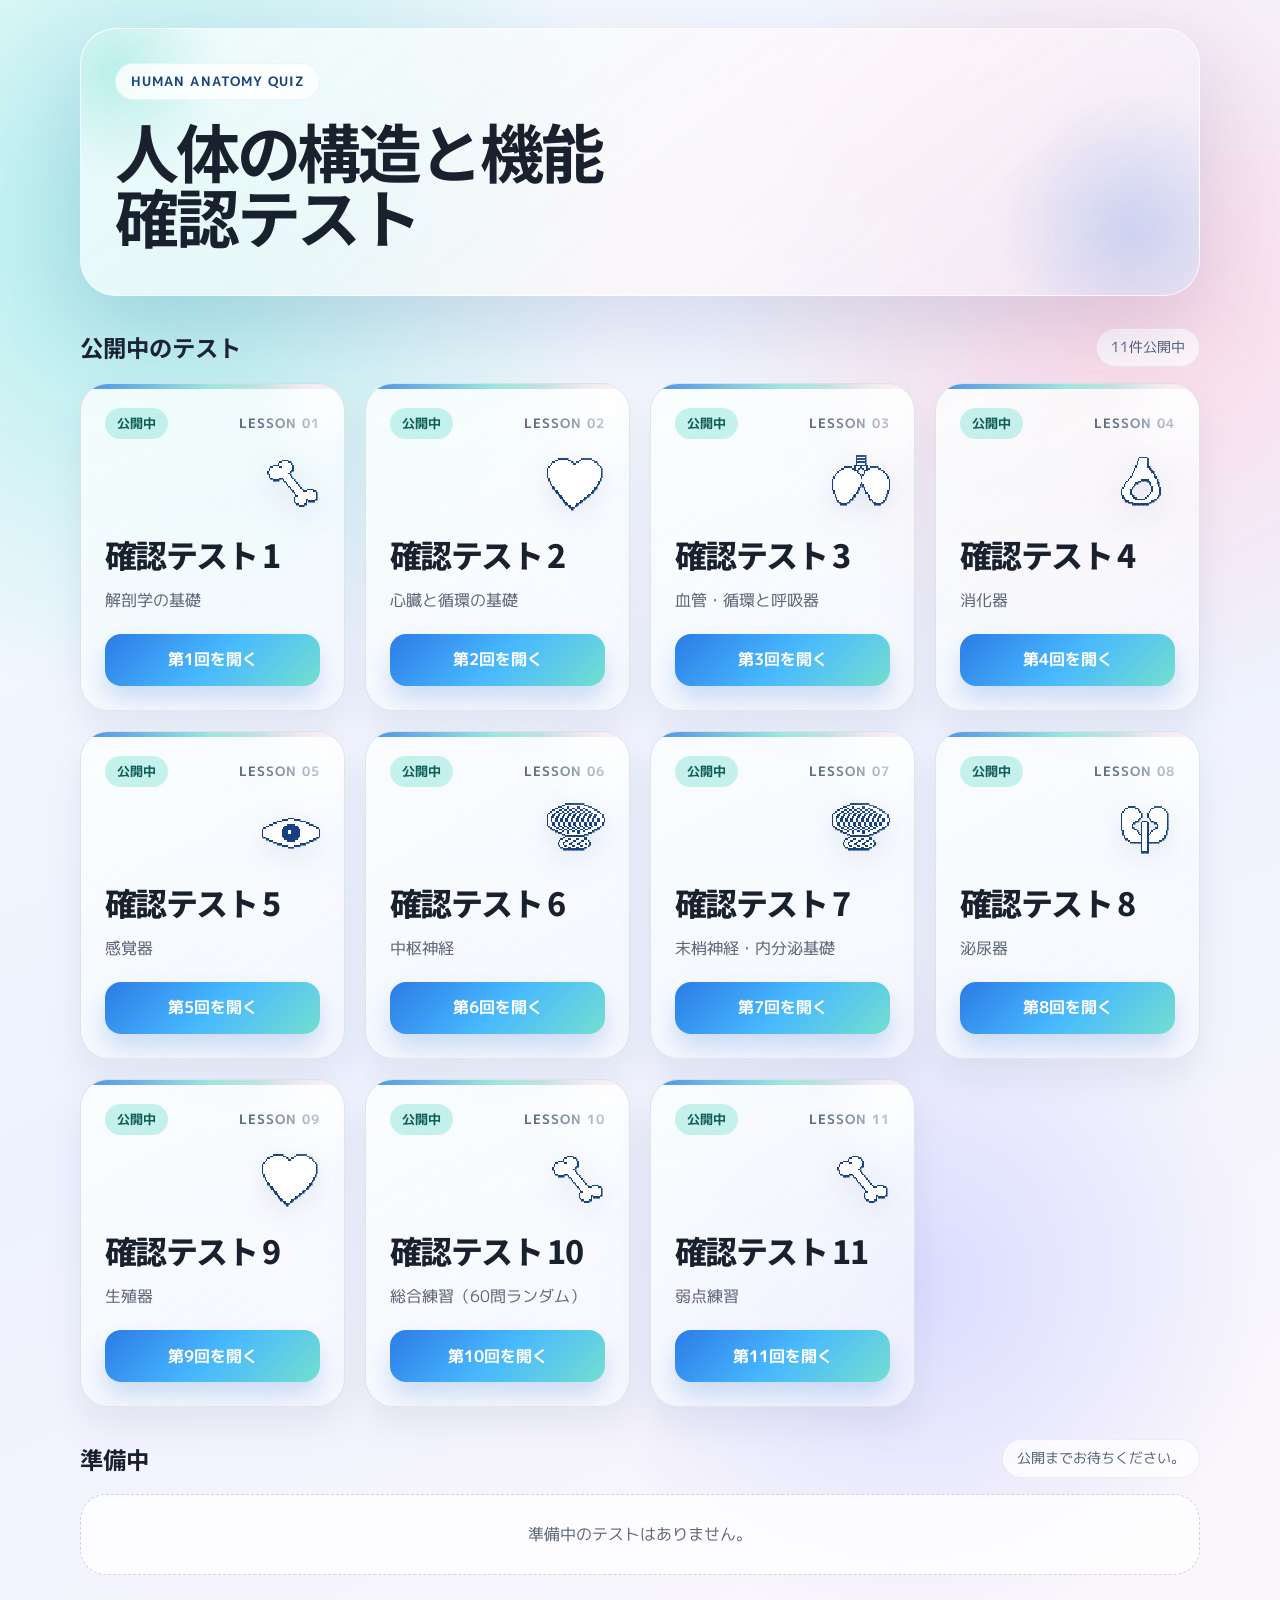
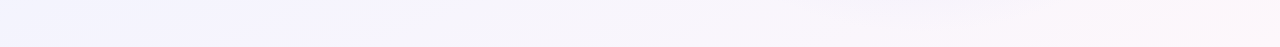
<file: index.html>
<!DOCTYPE html>
<html lang="ja">
<head>
  <meta charset="UTF-8">
  <meta name="viewport" content="width=device-width, initial-scale=1.0">
  <title>人体の構造と機能 確認テスト</title>
  <link rel="preconnect" href="https://fonts.googleapis.com">
  <link rel="preconnect" href="https://fonts.gstatic.com" crossorigin>
  <link href="https://fonts.googleapis.com/css2?family=M+PLUS+1p:wght@400;500;700;800&family=Noto+Sans+JP:wght@400;500;700;900&display=swap" rel="stylesheet">
  <style>
    :root {
      --bg-base: #f6f8ff;
      --ink: #19212e;
      --muted: #5d6678;
      --card: rgba(255, 255, 255, 0.58);
      --card-strong: rgba(255, 255, 255, 0.78);
      --line: rgba(84, 104, 142, 0.15);
      --accent: #2c7be5;
      --accent-strong: #1c5ecf;
      --mint: #9ce8df;
      --pink: #ffc9df;
      --lavender: #d7d9ff;
      --locked: rgba(216, 220, 231, 0.72);
      --shadow: 0 26px 70px rgba(73, 92, 132, 0.16);
      --hero-shadow: 0 30px 90px rgba(74, 96, 160, 0.2);
    }

    * {
      box-sizing: border-box;
    }

    body {
      margin: 0;
      min-height: 100vh;
      font-family: "M PLUS 1p", "Noto Sans JP", sans-serif;
      color: var(--ink);
      background:
        radial-gradient(circle at 12% 14%, rgba(168, 237, 234, 0.96), transparent 26%),
        radial-gradient(circle at 88% 18%, rgba(254, 214, 227, 0.92), transparent 24%),
        radial-gradient(circle at 72% 78%, rgba(215, 217, 255, 0.88), transparent 22%),
        linear-gradient(155deg, #f7fbff, #eef2ff 54%, #fdf7fb);
      position: relative;
      overflow-x: hidden;
    }

    body::before,
    body::after {
      content: "";
      position: fixed;
      inset: 0;
      pointer-events: none;
      z-index: 0;
    }

    body::before {
      background-image:
        linear-gradient(rgba(255, 255, 255, 0.32) 1px, transparent 1px),
        linear-gradient(90deg, rgba(255, 255, 255, 0.32) 1px, transparent 1px);
      background-size: 34px 34px;
      mask-image: radial-gradient(circle at center, black 28%, transparent 88%);
      opacity: 0.38;
    }

    body::after {
      background:
        radial-gradient(circle at center, rgba(255, 255, 255, 0.4), transparent 54%);
      opacity: 0.55;
    }

    .page {
      position: relative;
      z-index: 1;
      width: min(1120px, calc(100% - 32px));
      margin: 0 auto;
      padding: 28px 0 72px;
    }

    .hero {
      position: relative;
      overflow: hidden;
      display: grid;
      grid-template-columns: minmax(0, 1.45fr) minmax(260px, 0.8fr);
      gap: 26px;
      padding: 34px;
      border: 1px solid rgba(255, 255, 255, 0.58);
      border-radius: 36px;
      background:
        linear-gradient(145deg, rgba(255, 255, 255, 0.78), rgba(255, 255, 255, 0.32)),
        linear-gradient(135deg, rgba(168, 237, 234, 0.34), rgba(254, 214, 227, 0.26) 56%, rgba(176, 209, 255, 0.22));
      box-shadow: var(--hero-shadow);
      backdrop-filter: blur(18px);
    }

    .hero::before,
    .hero::after {
      content: "";
      position: absolute;
      border-radius: 50%;
      pointer-events: none;
      filter: blur(4px);
    }

    .hero::before {
      inset: -78px auto auto -86px;
      width: 240px;
      height: 240px;
      background: radial-gradient(circle, rgba(156, 232, 223, 0.64), transparent 64%);
    }

    .hero::after {
      inset: auto -72px -72px auto;
      width: 280px;
      height: 280px;
      border-radius: 50%;
      background: radial-gradient(circle, rgba(44, 123, 229, 0.2), transparent 68%);
    }

    .eyebrow {
      display: inline-flex;
      align-items: center;
      gap: 10px;
      padding: 9px 16px;
      border-radius: 999px;
      background: rgba(255, 255, 255, 0.82);
      color: #19407f;
      font-size: 0.84rem;
      font-weight: 700;
      letter-spacing: 0.08em;
      text-transform: uppercase;
      box-shadow: inset 0 0 0 1px rgba(76, 114, 201, 0.08);
    }

    h1 {
      margin: 18px 0 12px;
      font-family: "Noto Sans JP", sans-serif;
      font-size: clamp(2.3rem, 5vw, 4.35rem);
      line-height: 1.02;
      letter-spacing: -0.05em;
    }

    .hero-copy {
      position: relative;
      z-index: 1;
    }

    .lesson-icon {
      display: flex;
      justify-content: flex-end;
      margin-top: 16px;
      min-height: 58px;
    }

    .lesson-icon canvas {
      display: block;
      width: 58px;
      height: 58px;
      image-rendering: pixelated;
      filter: drop-shadow(0 8px 14px rgba(67, 92, 145, 0.12));
    }

    .hero-lead {
      margin: 0;
      max-width: 720px;
      font-size: 1.02rem;
      line-height: 1.9;
      color: var(--muted);
    }

    .hero-points {
      display: flex;
      flex-wrap: wrap;
      gap: 12px;
      margin-top: 24px;
    }

    .hero-chip {
      display: inline-flex;
      align-items: center;
      gap: 8px;
      padding: 12px 15px;
      border-radius: 18px;
      background: rgba(255, 255, 255, 0.74);
      border: 1px solid rgba(90, 114, 159, 0.1);
      color: #314053;
      font-size: 0.88rem;
      box-shadow: 0 12px 24px rgba(102, 119, 159, 0.08);
    }

    .hero-chip strong {
      font-weight: 800;
      color: #173665;
    }

    .hero-aside {
      position: relative;
      z-index: 1;
      display: grid;
      align-content: space-between;
      gap: 18px;
    }

    .hero-orbital {
      position: relative;
      min-height: 260px;
      padding: 24px;
      border-radius: 30px;
      background:
        linear-gradient(150deg, rgba(255, 255, 255, 0.72), rgba(255, 255, 255, 0.34)),
        linear-gradient(135deg, rgba(168, 237, 234, 0.4), rgba(254, 214, 227, 0.26));
      border: 1px solid rgba(255, 255, 255, 0.62);
      box-shadow: 0 18px 44px rgba(81, 104, 150, 0.16);
      overflow: hidden;
    }

    .hero-orbital::before,
    .hero-orbital::after {
      content: "";
      position: absolute;
      border-radius: 50%;
      inset: auto;
    }

    .hero-orbital::before {
      width: 190px;
      height: 190px;
      top: 28px;
      right: 8px;
      border: 1px solid rgba(44, 123, 229, 0.18);
    }

    .hero-orbital::after {
      width: 112px;
      height: 112px;
      right: 52px;
      bottom: 22px;
      background: radial-gradient(circle, rgba(255, 255, 255, 0.86), rgba(156, 232, 223, 0.38));
      box-shadow: 0 16px 34px rgba(65, 93, 147, 0.16);
    }

    .orbital-label {
      color: #5a6d85;
      font-size: 0.82rem;
      font-weight: 700;
      letter-spacing: 0.08em;
      text-transform: uppercase;
    }

    .orbital-value {
      margin-top: 14px;
      font-family: "Noto Sans JP", sans-serif;
      font-size: clamp(3.4rem, 7vw, 5rem);
      line-height: 0.95;
      letter-spacing: -0.08em;
    }

    .orbital-caption {
      margin-top: 12px;
      max-width: 14em;
      color: var(--muted);
      font-size: 0.95rem;
      line-height: 1.8;
    }

    .hero-mini-grid {
      display: grid;
      grid-template-columns: repeat(2, minmax(0, 1fr));
      gap: 12px;
    }

    .mini-stat {
      padding: 16px 18px;
      border-radius: 20px;
      background: rgba(255, 255, 255, 0.72);
      border: 1px solid rgba(88, 106, 150, 0.1);
      box-shadow: 0 12px 28px rgba(84, 101, 140, 0.08);
    }

    .mini-stat-label {
      font-size: 0.82rem;
      color: #657389;
    }

    .mini-stat-value {
      margin-top: 8px;
      font-size: 1.6rem;
      font-weight: 800;
      letter-spacing: -0.04em;
      color: #173665;
    }

    .panel {
      margin-top: 28px;
      padding: 24px 24px 20px;
      border-radius: 28px;
      border: 1px solid var(--line);
      background:
        linear-gradient(145deg, rgba(255, 255, 255, 0.74), rgba(255, 255, 255, 0.46)),
        linear-gradient(135deg, rgba(168, 237, 234, 0.18), rgba(255, 201, 223, 0.16));
      box-shadow: 0 18px 36px rgba(82, 98, 134, 0.08);
      backdrop-filter: blur(14px);
    }

    .panel h2 {
      margin: 0 0 10px;
      font-size: 1.18rem;
      font-family: "Noto Sans JP", sans-serif;
    }

    .welcome-name {
      margin-top: 2px;
      color: #143f82;
      font-size: 1.15rem;
      font-weight: 800;
    }

    .welcome-badge {
      display: inline-flex;
      align-items: center;
      padding: 8px 14px;
      border-radius: 999px;
      background: rgba(44, 123, 229, 0.1);
      color: #19407f;
      font-size: 0.82rem;
      font-weight: 700;
      letter-spacing: 0.04em;
      margin-bottom: 12px;
    }

    .welcome-message {
      margin-top: 12px;
      color: var(--muted);
      font-size: 0.95rem;
      line-height: 1.8;
    }

    .exam-schedule-notice {
      margin-top: 16px;
      padding: 20px;
      border: 2px solid rgba(35, 80, 167, 0.48);
      border-radius: 22px;
      background:
        linear-gradient(135deg, rgba(226, 239, 255, 0.98), rgba(255, 255, 255, 0.9)),
        linear-gradient(135deg, rgba(156, 232, 223, 0.24), rgba(183, 203, 255, 0.24));
      box-shadow: 0 14px 30px rgba(44, 86, 158, 0.16);
    }

    .exam-schedule-notice-kicker {
      display: inline-flex;
      align-items: center;
      min-height: 28px;
      padding: 4px 10px;
      border-radius: 999px;
      background: #173665;
      color: #ffffff;
      font-size: 0.76rem;
      font-weight: 900;
      letter-spacing: 0.08em;
    }

    .exam-schedule-notice h2 {
      margin: 10px 0 0;
      color: #102f60;
      font-size: 1.28rem;
      font-family: "Noto Sans JP", sans-serif;
      line-height: 1.35;
    }

    .exam-schedule-list {
      display: grid;
      gap: 10px;
      margin-top: 14px;
    }

    .exam-schedule-item {
      display: grid;
      grid-template-columns: auto minmax(0, 1fr);
      align-items: center;
      gap: 12px;
      padding: 12px 14px;
      border: 1px solid rgba(35, 80, 167, 0.16);
      border-radius: 16px;
      background: rgba(255, 255, 255, 0.78);
    }

    .exam-schedule-area {
      color: #294f87;
      font-size: 0.88rem;
      font-weight: 900;
      white-space: nowrap;
    }

    .exam-schedule-time {
      color: #102f60;
      font-size: 1rem;
      font-weight: 900;
      line-height: 1.5;
    }

    .confirmation-test-notice {
      margin-top: 16px;
      padding: 18px;
      border: 1px solid rgba(209, 135, 41, 0.24);
      border-radius: 20px;
      background: linear-gradient(135deg, rgba(255, 246, 222, 0.96), rgba(255, 255, 255, 0.76));
      box-shadow: 0 12px 26px rgba(84, 101, 140, 0.08);
    }

    .confirmation-test-notice-title {
      color: #7a4a0b;
      font-size: 1.04rem;
      font-weight: 900;
      line-height: 1.5;
    }

    .confirmation-test-notice-message {
      margin: 10px 0 0;
      color: #324155;
      font-size: 0.94rem;
      font-weight: 700;
      line-height: 1.8;
    }

    .homework-status {
      margin-top: 16px;
      padding: 18px;
      border: 1px solid rgba(44, 123, 229, 0.16);
      border-radius: 20px;
      background: linear-gradient(135deg, rgba(236, 246, 255, 0.9), rgba(255, 255, 255, 0.74));
      box-shadow: 0 12px 26px rgba(84, 101, 140, 0.08);
    }

    .homework-status.is-complete {
      border-color: rgba(42, 145, 107, 0.22);
      background: linear-gradient(135deg, rgba(229, 249, 240, 0.94), rgba(255, 255, 255, 0.76));
    }

    .homework-status.is-missing {
      border-color: rgba(209, 135, 41, 0.24);
      background: linear-gradient(135deg, rgba(255, 246, 222, 0.96), rgba(255, 255, 255, 0.76));
    }

    .homework-status.is-unavailable {
      border-color: rgba(103, 117, 141, 0.18);
      background: rgba(245, 247, 251, 0.82);
    }

    .homework-status-head {
      display: flex;
      align-items: flex-start;
      justify-content: space-between;
      gap: 16px;
    }

    .homework-status-kicker {
      color: #49617f;
      font-size: 0.76rem;
      font-weight: 900;
      letter-spacing: 0.08em;
    }

    .homework-status-title {
      margin-top: 4px;
      color: #173665;
      font-size: 1.04rem;
      font-weight: 900;
      line-height: 1.5;
    }

    .homework-status-badge {
      flex: 0 0 auto;
      padding: 7px 11px;
      border-radius: 999px;
      background: rgba(44, 123, 229, 0.11);
      color: #19407f;
      font-size: 0.78rem;
      font-weight: 900;
      white-space: nowrap;
    }

    .homework-status.is-complete .homework-status-badge {
      background: rgba(42, 145, 107, 0.14);
      color: #176144;
    }

    .homework-status.is-missing .homework-status-badge {
      background: rgba(209, 135, 41, 0.15);
      color: #7a4a0b;
    }

    .homework-status.is-unavailable .homework-status-badge {
      background: rgba(103, 117, 141, 0.12);
      color: #5e6879;
    }

    .homework-status-summary {
      margin: 12px 0 0;
      color: #324155;
      font-size: 0.94rem;
      font-weight: 700;
      line-height: 1.7;
    }

    .homework-status-deadline {
      margin: 10px 0 0;
      padding: 9px 12px;
      border-radius: 12px;
      background: rgba(209, 135, 41, 0.12);
      color: #7a4a0b;
      font-size: 0.9rem;
      font-weight: 900;
      line-height: 1.6;
    }

    .homework-status-breakdown {
      display: grid;
      grid-template-columns: repeat(2, minmax(0, 1fr));
      gap: 10px;
      margin-top: 14px;
    }

    .homework-status-row {
      min-width: 0;
      padding: 11px 13px;
      border: 1px solid rgba(84, 104, 142, 0.1);
      border-radius: 14px;
      background: rgba(255, 255, 255, 0.64);
    }

    .homework-status-row span,
    .homework-status-row strong {
      display: block;
    }

    .homework-status-row span {
      color: #66758d;
      font-size: 0.75rem;
      font-weight: 800;
    }

    .homework-status-row strong {
      margin-top: 4px;
      color: #273b57;
      font-size: 0.88rem;
      line-height: 1.6;
      overflow-wrap: anywhere;
    }

    .homework-status-row.is-missing strong {
      color: #7a4a0b;
    }

    .welcome-cleared {
      margin-top: 14px;
      padding: 14px 16px;
      border-radius: 18px;
      background: rgba(255, 255, 255, 0.68);
      border: 1px solid rgba(84, 104, 142, 0.1);
      color: #324155;
      font-size: 0.9rem;
      line-height: 1.8;
    }

    .welcome-cleared strong {
      color: #173665;
    }

    .welcome-stats {
      display: grid;
      grid-template-columns: repeat(4, minmax(0, 1fr));
      gap: 12px;
      margin-top: 18px;
    }

    .welcome-stat {
      padding: 14px 16px;
      border-radius: 18px;
      background: rgba(255, 255, 255, 0.72);
      border: 1px solid rgba(84, 104, 142, 0.1);
      box-shadow: 0 10px 24px rgba(84, 101, 140, 0.08);
    }

    .welcome-stat-button {
      width: 100%;
      color: inherit;
      font: inherit;
      text-align: left;
      cursor: pointer;
      appearance: none;
      transition: transform 0.18s ease, box-shadow 0.18s ease, border-color 0.18s ease;
    }

    .welcome-stat-button:hover,
    .welcome-stat-button:focus-visible {
      transform: translateY(-2px);
      border-color: rgba(44, 123, 229, 0.24);
      box-shadow: 0 14px 28px rgba(84, 101, 140, 0.14);
    }

    .welcome-stat-button:focus-visible {
      outline: 3px solid rgba(44, 123, 229, 0.58);
      outline-offset: 3px;
    }

    .welcome-stat-label {
      font-size: 0.8rem;
      color: #66758d;
    }

    .welcome-stat-value {
      margin-top: 8px;
      font-size: 1.55rem;
      font-weight: 800;
      letter-spacing: -0.04em;
      color: #173665;
    }

    .welcome-stat-hint {
      margin-top: 6px;
      color: #516078;
      font-size: 0.76rem;
      font-weight: 800;
    }

    .welcome-chart {
      margin-top: 16px;
      padding: 18px 18px 14px;
      border-radius: 22px;
      background: rgba(255, 255, 255, 0.72);
      border: 1px solid rgba(84, 104, 142, 0.1);
      box-shadow: 0 10px 24px rgba(84, 101, 140, 0.08);
    }

    .welcome-chart-title {
      font-size: 0.88rem;
      font-weight: 700;
      color: #4a5b76;
      margin-bottom: 12px;
    }

    .welcome-chart svg {
      display: block;
      width: 100%;
      height: auto;
    }

    .welcome-chart-empty {
      color: #6b7280;
      font-size: 0.9rem;
      line-height: 1.8;
    }

    .welcome-chart-head {
      display: flex;
      align-items: center;
      justify-content: space-between;
      gap: 14px;
      margin-bottom: 12px;
    }

    .welcome-chart-head .welcome-chart-title {
      margin-bottom: 0;
    }

    .welcome-chart-select {
      min-width: 180px;
      min-height: 38px;
      padding: 7px 34px 7px 12px;
      border-radius: 999px;
      border: 1px solid rgba(84, 104, 142, 0.18);
      background: rgba(255, 255, 255, 0.84);
      color: #243247;
      font: inherit;
      font-size: 0.9rem;
      font-weight: 700;
    }

    .quiz-progress {
      margin-top: 16px;
      padding: 18px;
      border-radius: 22px;
      background:
        linear-gradient(135deg, rgba(255, 255, 255, 0.76), rgba(246, 248, 255, 0.7)),
        linear-gradient(135deg, rgba(156, 232, 223, 0.18), rgba(255, 201, 223, 0.16));
      border: 1px solid rgba(84, 104, 142, 0.1);
      box-shadow: 0 10px 24px rgba(84, 101, 140, 0.08);
    }

    .quiz-progress h3 {
      margin: 0;
      color: #173665;
      font-size: 1.04rem;
      font-family: "Noto Sans JP", sans-serif;
    }

    .quiz-progress-copy {
      margin: 7px 0 14px;
      color: #66758d;
      font-size: 0.86rem;
      line-height: 1.7;
    }

    .quiz-progress-list {
      display: grid;
      gap: 10px;
    }

    .quiz-progress-item {
      display: grid;
      grid-template-columns: minmax(0, 1fr) auto;
      gap: 14px;
      padding: 14px;
      border-radius: 18px;
      border: 1px solid rgba(84, 104, 142, 0.1);
      background: rgba(255, 255, 255, 0.72);
      box-shadow: 0 8px 18px rgba(78, 94, 130, 0.06);
    }

    .quiz-progress-main {
      min-width: 0;
    }

    .quiz-progress-title {
      display: flex;
      flex-wrap: wrap;
      align-items: center;
      gap: 8px;
      color: #243247;
      font-weight: 900;
      line-height: 1.5;
    }

    .quiz-progress-title small {
      color: #53627a;
      font-size: 0.78rem;
      font-weight: 800;
    }

    .quiz-progress-status {
      display: inline-flex;
      align-items: center;
      justify-content: center;
      min-height: 28px;
      padding: 5px 10px;
      border-radius: 999px;
      font-size: 0.76rem;
      font-weight: 900;
      white-space: nowrap;
    }

    .quiz-progress-status.is-perfect {
      background: rgba(255, 244, 204, 0.96);
      color: #9a5c00;
    }

    .quiz-progress-status.is-cleared {
      background: rgba(220, 252, 231, 0.92);
      color: #166534;
    }

    .quiz-progress-status.is-incomplete {
      background: rgba(252, 231, 243, 0.92);
      color: #9f1239;
    }

    .quiz-progress-status.is-unattempted {
      background: rgba(229, 231, 235, 0.92);
      color: #4b5563;
    }

    .quiz-progress-metrics {
      display: grid;
      grid-template-columns: repeat(4, minmax(0, 1fr));
      gap: 8px;
      margin-top: 12px;
    }

    .quiz-progress-metric {
      min-width: 0;
      padding: 9px 10px;
      border-radius: 14px;
      background: rgba(246, 248, 255, 0.78);
      color: #324155;
      font-size: 0.82rem;
      line-height: 1.5;
    }

    .quiz-progress-metric span,
    .quiz-progress-metric strong {
      display: block;
    }

    .quiz-progress-metric span {
      color: #66758d;
      font-size: 0.72rem;
      font-weight: 700;
    }

    .quiz-progress-metric strong {
      margin-top: 2px;
      overflow-wrap: anywhere;
      color: #173665;
      font-size: 0.88rem;
      font-weight: 900;
    }

    .quiz-progress-action {
      align-self: center;
      display: inline-flex;
      align-items: center;
      justify-content: center;
      min-width: 108px;
      min-height: 42px;
      padding: 9px 13px;
      border-radius: 999px;
      background: #2c7be5;
      color: #ffffff;
      font-size: 0.88rem;
      font-weight: 900;
      text-align: center;
      text-decoration: none;
      box-shadow: 0 10px 20px rgba(44, 123, 229, 0.2);
    }

    .quiz-progress-action.is-muted {
      background: rgba(225, 229, 238, 0.82);
      color: #667488;
      box-shadow: inset 0 0 0 1px rgba(120, 133, 154, 0.12);
    }

    .panel-copy {
      margin: 0;
      color: var(--muted);
      line-height: 1.7;
      font-size: 0.95rem;
    }

    .panel-list {
      display: grid;
      grid-template-columns: repeat(2, minmax(0, 1fr));
      gap: 12px;
      margin: 18px 0 0;
      padding: 0;
      list-style: none;
    }

    .panel-list li {
      padding: 14px 16px;
      border-radius: 18px;
      background: rgba(255, 255, 255, 0.7);
      border: 1px solid rgba(84, 104, 142, 0.1);
      color: #324155;
      font-size: 0.9rem;
      line-height: 1.7;
    }

    .section-title {
      display: flex;
      align-items: center;
      justify-content: space-between;
      gap: 16px;
      margin: 32px 0 16px;
    }

    .section-title h2 {
      margin: 0;
      font-size: 1.46rem;
      font-family: "Noto Sans JP", sans-serif;
    }

    .section-title span {
      color: #516078;
      font-size: 0.88rem;
      padding: 8px 14px;
      border-radius: 999px;
      background: rgba(255, 255, 255, 0.72);
      border: 1px solid rgba(87, 108, 153, 0.1);
    }

    .grid {
      display: grid;
      grid-template-columns: repeat(auto-fit, minmax(260px, 1fr));
      gap: 20px;
    }

    .card {
      position: relative;
      display: flex;
      flex-direction: column;
      min-height: 260px;
      padding: 24px;
      border-radius: 28px;
      border: 1px solid var(--line);
      background:
        linear-gradient(150deg, rgba(255, 255, 255, 0.82), rgba(255, 255, 255, 0.5)),
        linear-gradient(135deg, rgba(168, 237, 234, 0.2), rgba(215, 217, 255, 0.1));
      box-shadow: 0 18px 34px rgba(78, 94, 130, 0.1);
      transition: transform 0.28s ease, box-shadow 0.28s ease, border-color 0.28s ease;
      overflow: hidden;
    }

    .card::before {
      content: "";
      position: absolute;
      inset: 0 auto auto 0;
      width: 100%;
      height: 5px;
      background: linear-gradient(90deg, #2c7be5, #8fe4d9, #ffc9df);
      opacity: 0.85;
    }

    .card::after {
      content: "";
      position: absolute;
      right: -54px;
      top: -54px;
      width: 150px;
      height: 150px;
      border-radius: 50%;
      background: radial-gradient(circle, rgba(255, 255, 255, 0.8), transparent 66%);
      pointer-events: none;
    }

    .card.available:hover {
      transform: translateY(-6px) scale(1.01);
      box-shadow: 0 24px 44px rgba(56, 78, 120, 0.17);
      border-color: rgba(44, 123, 229, 0.26);
    }

    .card.cleared {
      border-color: rgba(34, 197, 94, 0.28);
      box-shadow: 0 24px 42px rgba(57, 128, 91, 0.14);
    }

    .card.locked {
      background:
        linear-gradient(150deg, rgba(255, 255, 255, 0.64), rgba(255, 255, 255, 0.4)),
        linear-gradient(135deg, rgba(232, 236, 244, 0.46), rgba(245, 246, 250, 0.22));
      border-style: dashed;
    }

    .badge-row {
      display: flex;
      justify-content: space-between;
      gap: 10px;
      align-items: center;
    }

    .badge {
      display: inline-flex;
      align-items: center;
      border-radius: 999px;
      padding: 6px 12px;
      font-size: 0.82rem;
      font-weight: 700;
    }

    .badge.live {
      background: rgba(156, 232, 223, 0.56);
      color: #115e59;
    }

    .badge.lock {
      background: rgba(229, 231, 235, 0.82);
      color: #6b7280;
    }

    .badge.cleared {
      background: rgba(220, 252, 231, 0.86);
      color: #15803d;
    }

    .lesson-phase {
      font-size: 0.82rem;
      font-weight: 700;
      color: #5a6b82;
      letter-spacing: 0.08em;
      text-transform: uppercase;
    }

    .lesson-no {
      margin-top: 18px;
      font-family: "Noto Sans JP", sans-serif;
      font-size: 2rem;
      font-weight: 800;
      letter-spacing: -0.05em;
    }

    .lesson-title {
      margin-top: 10px;
      font-size: 1rem;
      line-height: 1.7;
      color: var(--muted);
    }

    .card-footer {
      margin-top: auto;
      padding-top: 20px;
    }

    .button,
    .button-muted {
      display: inline-flex;
      align-items: center;
      justify-content: center;
      width: 100%;
      min-height: 52px;
      border-radius: 16px;
      text-decoration: none;
      font-weight: 700;
      transition: transform 0.2s ease, background 0.2s ease, color 0.2s ease;
    }

    .button {
      color: white;
      background: linear-gradient(135deg, #2c7be5, #47b8ff 50%, #74dfd0);
      box-shadow: 0 14px 24px rgba(68, 126, 214, 0.24);
    }

    .button:hover {
      transform: translateY(-1px);
      background: linear-gradient(135deg, #1b5ccb, #2c7be5 55%, #5ad2c2);
    }

    .button-muted {
      color: #6b7280;
      background: var(--locked);
      cursor: default;
    }

    .empty {
      padding: 28px 22px;
      border-radius: 26px;
      background: rgba(255, 255, 255, 0.76);
      border: 1px dashed rgba(91, 100, 114, 0.28);
      color: var(--muted);
      text-align: center;
    }

    @media (max-width: 900px) {
      .hero {
        grid-template-columns: 1fr;
      }

      .hero-mini-grid,
      .panel-list,
      .welcome-stats {
        grid-template-columns: 1fr;
      }
    }

    @media (max-width: 640px) {
      .page {
        width: min(100% - 20px, 1120px);
        padding: 20px 0 40px;
      }

      .hero,
      .panel {
        padding: 20px;
        border-radius: 20px;
      }

      .homework-status {
        padding: 16px;
      }

      .exam-schedule-notice {
        padding: 16px;
      }

      .exam-schedule-item {
        grid-template-columns: 1fr;
        gap: 4px;
      }

      .homework-status-head {
        display: block;
      }

      .homework-status-badge {
        display: inline-flex;
        margin-top: 10px;
      }

      .homework-status-breakdown {
        grid-template-columns: 1fr;
      }

      .welcome-chart-head {
        display: block;
      }

      .welcome-chart-select {
        width: 100%;
        margin-top: 10px;
      }

      .quiz-progress {
        padding: 14px;
      }

      .quiz-progress-item {
        grid-template-columns: 1fr;
      }

      .quiz-progress-metrics {
        grid-template-columns: repeat(2, minmax(0, 1fr));
      }

      .quiz-progress-action {
        width: 100%;
      }

      .card {
        min-height: 230px;
        padding: 20px;
        border-radius: 22px;
      }

      .section-title {
        display: block;
      }

      .section-title span {
        display: block;
        margin-top: 10px;
      }
    }
  </style>
</head>
<body>
  <main class="page">
    <section class="hero">
      <div class="hero-copy">
        <div class="eyebrow">Human Anatomy Quiz</div>
        <h1>人体の構造と機能<br>確認テスト</h1>
      </div>
    </section>

    <section id="welcome-panel" class="panel" style="display: none;">
      <div id="welcome-badge" class="welcome-badge" style="display: none;"></div>
      <div id="welcome-name" class="welcome-name" style="display: none;"></div>
      <section class="exam-schedule-notice" aria-labelledby="exam-schedule-title">
        <div class="exam-schedule-notice-kicker">重要</div>
        <h2 id="exam-schedule-title">試験日程</h2>
        <div class="exam-schedule-list">
          <div class="exam-schedule-item">
            <span class="exam-schedule-area">機能領域</span>
            <strong class="exam-schedule-time"><time datetime="2026-08-10T09:00:00+09:00">8月10日（月）1限、9:00～10:30</time></strong>
          </div>
          <div class="exam-schedule-item">
            <span class="exam-schedule-area">構造領域</span>
            <strong class="exam-schedule-time"><time datetime="2026-08-10T14:50:00+09:00">8月10日（月）4限、14:50～16:20</time></strong>
          </div>
        </div>
      </section>
      <section class="confirmation-test-notice" aria-labelledby="confirmation-test-notice-title">
        <div id="confirmation-test-notice-title" class="confirmation-test-notice-title">確認テストに関するお知らせ</div>
        <p class="confirmation-test-notice-message">先ほどの確認テストに関する連絡について、システム上の表示に一部不整合がある可能性が判明しました。クイズTOPで第1〜9回がすべて「クリア済み」と表示されている方は、対応不要です。未クリア表示の方についても現在記録を確認しています。皆さんに不利益が生じないよう対応しますので、現時点では再受験する必要はありません。</p>
      </section>
      <section id="homework-status" class="homework-status is-loading" style="display: none;" aria-live="polite" aria-atomic="true">
        <div class="homework-status-head">
          <div>
            <div class="homework-status-kicker">宿題のお知らせ</div>
            <div id="homework-status-title" class="homework-status-title">宿題の提出記録</div>
          </div>
          <div id="homework-status-badge" class="homework-status-badge">確認中</div>
        </div>
        <p id="homework-status-summary" class="homework-status-summary">Googleフォームと確認済みのメール提出を確認しています。</p>
        <p class="homework-status-deadline">宿題の提出期限：<time datetime="2026-08-15">8月15日まで</time></p>
        <div id="homework-status-breakdown" class="homework-status-breakdown" style="display: none;">
          <div class="homework-status-row">
            <span>提出を確認済み</span>
            <strong id="homework-submitted-labels">—</strong>
          </div>
          <div class="homework-status-row is-missing">
            <span>システムで確認できない回</span>
            <strong id="homework-missing-labels">—</strong>
          </div>
        </div>
      </section>
      <div id="welcome-message" class="welcome-message" style="display: none;"></div>
      <div id="welcome-cleared-list" class="welcome-cleared" style="display: none;"></div>
      <div id="welcome-stats" class="welcome-stats" style="display: none;">
        <div class="welcome-stat">
          <div class="welcome-stat-label">通算挑戦</div>
          <div id="welcome-total-attempts" class="welcome-stat-value">0</div>
        </div>
        <button id="welcome-cleared-stat" class="welcome-stat welcome-stat-button" type="button" aria-expanded="false" aria-controls="welcome-quiz-progress">
          <div class="welcome-stat-label">クリア済み</div>
          <div id="welcome-cleared-count" class="welcome-stat-value">0 / 0</div>
          <div id="welcome-cleared-hint" class="welcome-stat-hint">確認テスト別の統計を表示</div>
        </button>
        <div class="welcome-stat">
          <div class="welcome-stat-label">満点クリア</div>
          <div id="welcome-perfect" class="welcome-stat-value">0</div>
        </div>
        <div class="welcome-stat">
          <div class="welcome-stat-label">達成率</div>
          <div id="welcome-completion" class="welcome-stat-value">0%</div>
        </div>
      </div>
      <section id="welcome-quiz-progress" class="quiz-progress" style="display: none;" aria-labelledby="welcome-quiz-progress-title">
        <h3 id="welcome-quiz-progress-title">確認テスト別の統計</h3>
        <p class="quiz-progress-copy">第1〜9回について、LINEに保存されている最高点・挑戦回数・直近結果を表示します。</p>
        <div id="welcome-quiz-progress-list" class="quiz-progress-list"></div>
      </section>
      <div id="welcome-chart" class="welcome-chart" style="display: none;"></div>
    </section>

    <div class="section-title">
      <h2>公開中のテスト</h2>
      <span id="live-count"></span>
    </div>
    <section id="published-grid" class="grid"></section>

    <div class="section-title">
      <h2>準備中</h2>
      <span>公開までお待ちください。</span>
    </div>
    <section id="upcoming-grid" class="grid"></section>
  </main>

  <script src="https://static.line-scdn.net/liff/edge/2/sdk.js"></script>
  <script src="quiz-auth-config.js"></script>
  <script>
    const lessons = [
      { no: 1, title: "解剖学の基礎", href: "1st-test.html", published: true, icon: "bone" },
      { no: 2, title: "心臓と循環の基礎", href: "2nd-test.html", published: true, icon: "heart" },
      { no: 3, title: "血管・循環と呼吸器", href: "3rd-test.html", published: false, publishAt: "2026-04-27T14:50:00+09:00", icon: "lungs" },
      { no: 4, title: "消化器", href: "4th-test.html", published: false, publishAt: "2026-04-27T16:30:00+09:00", icon: "stomach" },
      { no: 5, title: "感覚器", href: "5th-test.html", published: false, publishAt: "2026-05-11T14:50:00+09:00", icon: "eye" },
      { no: 6, title: "中枢神経", href: "6th-test.html", published: false, publishAt: "2026-05-11T16:30:00+09:00", icon: "brain" },
      { no: 7, title: "末梢神経・内分泌基礎", href: "7th-test.html", published: false, publishAt: "2026-05-18T14:50:00+09:00", icon: "brain" },
      { no: 8, title: "泌尿器", href: "8th-test.html", published: false, publishAt: "2026-05-18T16:30:00+09:00", icon: "kidneys" },
      { no: 9, title: "生殖器", href: "9th-test.html", published: false, publishAt: "2026-05-18T16:30:00+09:00", icon: "heart" },
      { no: 10, title: "総合練習（60問ランダム）", href: "practice-test.html", published: false, publishAt: "2026-05-18T18:00:00+09:00", icon: "bone" },
      { no: 11, title: "弱点練習", href: "weakness-practice.html", published: false, publishAt: "2026-05-18T18:00:00+09:00", icon: "bone" },
    ];

    const publishedGrid = document.getElementById("published-grid");
    const upcomingGrid = document.getElementById("upcoming-grid");
    const liveCount = document.getElementById("live-count");
    const welcomePanel = document.getElementById("welcome-panel");
    const welcomeBadge = document.getElementById("welcome-badge");
    const welcomeName = document.getElementById("welcome-name");
    const welcomeMessage = document.getElementById("welcome-message");
    const homeworkStatus = document.getElementById("homework-status");
    const homeworkStatusTitle = document.getElementById("homework-status-title");
    const homeworkStatusBadge = document.getElementById("homework-status-badge");
    const homeworkStatusSummary = document.getElementById("homework-status-summary");
    const homeworkStatusBreakdown = document.getElementById("homework-status-breakdown");
    const homeworkSubmittedLabels = document.getElementById("homework-submitted-labels");
    const homeworkMissingLabels = document.getElementById("homework-missing-labels");
    const welcomeClearedList = document.getElementById("welcome-cleared-list");
    const welcomeStats = document.getElementById("welcome-stats");
    const welcomeTotalAttempts = document.getElementById("welcome-total-attempts");
    const welcomeClearedStat = document.getElementById("welcome-cleared-stat");
    const welcomeCleared = document.getElementById("welcome-cleared-count");
    const welcomeClearedHint = document.getElementById("welcome-cleared-hint");
    const welcomePerfect = document.getElementById("welcome-perfect");
    const welcomeCompletion = document.getElementById("welcome-completion");
    const welcomeQuizProgress = document.getElementById("welcome-quiz-progress");
    const welcomeQuizProgressList = document.getElementById("welcome-quiz-progress-list");
    const welcomeChart = document.getElementById("welcome-chart");
    const apiBaseUrl = String((window.QUIZ_RUNTIME_CONFIG || {}).apiBaseUrl || "").replace(/\/$/, "");
    const quizSet = String((window.QUIZ_RUNTIME_CONFIG || {}).quizSet || "jintainokouzoutokinou").trim();
    const liffId = String((window.QUIZ_RUNTIME_CONFIG || {}).liffId || "").trim();
    let clearedQuizNumbers = new Set();
    let welcomeProgressData = null;
    let activeChartQuizNo = "all";
    let quizProgressOpen = false;

    const icons = {
      skull: [
        "00000000000011111111111111111111000000000000","00000000011111111111111111111111111000000000",
        "00000001111111111111111111111111111110000000","00000111111111111111111111111111111111100000",
        "00001111111111111111111111111111111111110000","00011111111111111111111111111111111111111000",
        "00111111111111111111111111111111111111111100","01111111111111111111111111111111111111111110",
        "01111111111111111111111111111111111111111110","11111111111111111111111111111111111111111111",
        "11111111111111111111111111111111111111111111","11111111111111111111111111111111111111111111",
        "11111111222222222111111112222222221111111111","11111122222222222221111222222222222211111111",
        "11111222222222222222112222222222222221111111","11112222222222222222222222222222222222111111",
        "11112222222222222222222222222222222222111111","11112222222222222222222222222222222222111111",
        "11112222222222222222222222222222222222111111","11111222222222222222112222222222222221111111",
        "11111122222222222221111222222222222211111111","11111111222222222111111112222222221111111111",
        "01111111111111111112222111111111111111111110","01111111111111111122222211111111111111111110",
        "00111111111111111111111111111111111111111100","00011111111111111111111111111111111111111000",
        "00001111111111111111111111111111111111110000","00000001111111111111111111111111111000000000",
        "00000000111112221112221112221111100000000000","00000000011112221112221112221111000000000000",
        "00000000011111111111111111111111000000000000","00000000011111111111111111111111000000000000",
        "00000000011112221112221112221111000000000000","00000000011112221112221112221111000000000000",
        "00000000011111111111111111111111000000000000","00000000001111111111111111111110000000000000"
      ],
      bone: [
        "00000000000000000000000000000000000000000000","00000000000000000000000000000000000000000000",
        "00000000000000000000000000000000000000000000","00000000000000011111000000000000000000000000",
        "00000000000001122222110000000000000000000000","00000000000012222222221000000000000000000000",
        "00000000111112222222222100000000000000000000","00000011222221122222222100000000000000000000",
        "00000122222222222222222100000000000000000000","00000122222222222222221100000000000000000000",
        "00001222222222222222210000000000000000000000","00001222222222222222100000000000000000000000",
        "00000122222222222222210000000000000000000000","00000122222222222222221000000000000000000000",
        "00000011222221112222222100000000000000000000","00000000111110001222222210000000000000000000",
        "00000000000000000122222221000000000000000000","00000000000000000012222222100000000000000000",
        "00000000000000000001222222210000000000000000","00000000000000000000122222221000000000000000",
        "00000000000000000000012222222100000000000000","00000000000000000000001222222210001111100000",
        "00000000000000000000000122222221112222211000","00000000000000000000000012222222222222222100",
        "00000000000000000000000001222222222222222100","00000000000000000000000001122222222222222100",
        "00000000000000000000000012222222222222222100","00000000000000000000000012222222211222221100",
        "00000000000000000000000012222222210111110000","00000000000000000000000001222222210000000000",
        "00000000000000000000000000112222110000000000","00000000000000000000000000001111000000000000",
        "00000000000000000000000000000000000000000000","00000000000000000000000000000000000000000000",
        "00000000000000000000000000000000000000000000","00000000000000000000000000000000000000000000"
      ],
      heart: [
        "00000000000000000000000000000000000000000000","00000000000000000000000000000000000000000000",
        "00000000111111110000000000111111110000000000","00000011222222221100000011222222221100000000",
        "00001122222222222211001122222222222211000000","00012222222222222222112222222222222222100000",
        "00122222222222222222222222222222222222210000","01222222222222222222222222222222222222221000",
        "12222222222222222222222222222222222222222100","12222222222222222222222222222222222222222100",
        "12222222222222222222222222222222222222222100","12222222222222222222222222222222222222222100",
        "12222222222222222222222222222222222222222100","12222222222222222222222222222222222222222100",
        "01222222222222222222222222222222222222221000","01222222222222222222222222222222222222221000",
        "00122222222222222222222222222222222222210000","00122222222222222222222222222222222222210000",
        "00012222222222222222222222222222222222100000","00001222222222222222222222222222222221000000",
        "00001122222222222222222222222222222211000000","00000122222222222222222222222222222210000000",
        "00000011222222222222222222222222221100000000","00000001122222222222222222222222211000000000",
        "00000000112222222222222222222221100000000000","00000000011222222222222222222211000000000000",
        "00000000001122222222222222221100000000000000","00000000000112222222222222211000000000000000",
        "00000000000011222222222221100000000000000000","00000000000001122222222211000000000000000000",
        "00000000000000112222221100000000000000000000","00000000000000001122211000000000000000000000",
        "00000000000000000111100000000000000000000000","00000000000000000011000000000000000000000000",
        "00000000000000000000000000000000000000000000","00000000000000000000000000000000000000000000"
      ],
      lungs: [
        "00000000000000000011111111000000000000000000","00000000000000000012222221000000000000000000",
        "00000000000000000011111111000000000000000000","00000000000000000012222221000000000000000000",
        "00000000000000000011111111000000000000000000","00000000000000000012222221000000000000000000",
        "00000000000000000111111111100000000000000000","00000000011111100122211222100111111000000000",
        "00000001122222211122100122111222222110000000","00000112222222222111000011122222222221100000",
        "00001222222222222221000012222222222222210000","00012222222222222222100012222222222222221000",
        "00122222222222222222210122222222222222222100","01222222222222222222221222222222222222222210",
        "01222222222222222222221222222222222222222210","12222222222222222222222222222222222222222221",
        "12222222222222222222222222222222222222222221","12222222222222222222221222222222222222222221",
        "12222222222222222222210122222222222222222221","12222222222222222222210122222222222222222221",
        "12222222222222222222100012222222222222222221","12222222222222222222100012222222222222222221",
        "01222222222222222221000001222222222222222210","01222222222222222211000001122222222222222210",
        "00122222222222222100000000012222222222222100","00122222222222221100000000011222222222222100",
        "00012222222222210000000000001222222222221000","00012222222222110000000000001122222222221000",
        "00001222222221000000000000000012222222210000","00000112222110000000000000000001122221100000",
        "00000011111000000000000000000000111110000000","00000000000000000000000000000000000000000000",
        "00000000000000000000000000000000000000000000","00000000000000000000000000000000000000000000",
        "00000000000000000000000000000000000000000000","00000000000000000000000000000000000000000000"
      ],
      stomach: [
        "00000000000000000000000000000000000000000000","00000000000000000111111000000000000000000000",
        "00000000000000001222222100000000000000000000","00000000000000001222222100000000000000000000",
        "00000000000000012222222100000000000000000000","00000000000000012222222100000000000000000000",
        "00000000000000122222222100000000000000000000","00000000000000122222222110000000000000000000",
        "00000000000001222222222211000000000000000000","00000000000001222222222221100000000000000000",
        "00000000000012222222222222110000000000000000","00000000000122222222222222210000000000000000",
        "00000000000122222222222222221000000000000000","00000000001222222222222222221100000000000000",
        "00000000012222222222222222222100000000000000","00000000122222222211111122222210000000000000",
        "00000001222222221100000112222210000000000000","00000012222222110000000011222211000000000000",
        "00000122222221000000000001222221000000000000","00000122222210000000000000122221000000000000",
        "00001222222100000000000000122222100000000000","00012222221000000000000000122222100000000000",
        "00012222221000000000000000122222100000000000","00012222221000000000000001222222100000000000",
        "00012222221100000000000012222222100000000000","00001222222110000000000122222221000000000000",
        "00001122222211100000011222222210000000000000","00000112222222111111122222221100000000000000",
        "00000011122222222222222222110000000000000000","00000000111122222222222211000000000000000000",
        "00000000000111111111111100000000000000000000","00000000000000000000000000000000000000000000",
        "00000000000000000000000000000000000000000000","00000000000000000000000000000000000000000000",
        "00000000000000000000000000000000000000000000","00000000000000000000000000000000000000000000"
      ],
      eye: [
        "00000000000000000000000000000000000000000000","00000000000000000000000000000000000000000000",
        "00000000000000000000000000000000000000000000","00000000000000000000000000000000000000000000",
        "00000000000000000000000000000000000000000000","00000000000000000000000000000000000000000000",
        "00000000000000000000000000000000000000000000","00000000000000000000111100000000000000000000",
        "00000000000000011111222211111000000000000000","00000000000111122222222222222111100000000000",
        "00000000111222222222222222222222211100000000","00000111222222222221111112222222222211100000",
        "00011222222222222111111111122222222222211000","01122222222222221111111111112222222222222110",
        "12222222222222211111111111111222222222222221","12222222222222211111221111111222222222222221",
        "12222222222222211111221111111222222222222221","12222222222222211111111111111222222222222221",
        "12222222222222211111111111111222222222222221","01122222222222221111111111112222222222222110",
        "00011222222222222111111111122222222222211000","00000111222222222221111112222222222211100000",
        "00000000111222222222222222222222211100000000","00000000000111122222222222222111100000000000",
        "00000000000000011111222211111000000000000000","00000000000000000000111100000000000000000000",
        "00000000000000000000000000000000000000000000","00000000000000000000000000000000000000000000",
        "00000000000000000000000000000000000000000000","00000000000000000000000000000000000000000000",
        "00000000000000000000000000000000000000000000","00000000000000000000000000000000000000000000"
      ],
      brain: [
        "00000000000000111111111111110000000000000000","00000000000111222222222222221110000000000000",
        "00000000111222211222222112222221110000000000","00000011222112211221122112211222221100000000",
        "00001122211221122112211221122112222211000000","00112221122112211221122112211221122222110000",
        "01222112211221122112211221122112211222221000","12221122112211221122112211221122112211222210",
        "12211221122112211221122112211221122112222210","12212211221122112211221122112211221122112221",
        "12212211221122112211221122112211221122112221","12212211221122112211221122112211221122112221",
        "12221122112211221122112211221122112211222210","12221122112211221122112211221122112211222210",
        "01222112211221122112211221122112211222221000","00112221122112211221122112211221122222110000",
        "00001122211221122112211221122112222211000000","00000011222112211221122112211222221100000000",
        "00000000111222211222222112222221110000000000","00000000000111222222222222221110000000000000",
        "00000000000000111111111111110000000000000000","00000000000011222222222222221100000000000000",
        "00000000001122221122221122221100000000000000","00000000012222112222112222112221000000000000",
        "00000000122211222211222211222222100000000000","00000000122212222112222112222122100000000000",
        "00000000012221122221122221122221000000000000","00000000001122221122221122221100000000000000",
        "00000000000011111111111111110000000000000000","00000000000000000000000000000000000000000000",
        "00000000000000000000000000000000000000000000","00000000000000000000000000000000000000000000",
        "00000000000000000000000000000000000000000000","00000000000000000000000000000000000000000000",
        "00000000000000000000000000000000000000000000","00000000000000000000000000000000000000000000"
      ],
      kidneys: [
        "00000000000000000000000000000000000000000000","00000000000000000000000000000000000000000000",
        "00000000111111000000000000001111110000000000","00000011222222110000000000112222221100000000",
        "00000122222222221000000001222222222210000000","00001222222222222100000012222222222221000000",
        "00012222222222222210000122222222222222100000","00012222222222222210000122222222222222100000",
        "00012222222222222210000122222222222222100000","00012222222222222100000012222222222222100000",
        "00012222222222221000000001222222222222100000","00012222222222110001111000112222222222100000",
        "00012222222211000012222100001122222222100000","00012222222100000012222100000012222222100000",
        "00012222222100000012222100000012222222100000","00012222222110000012222100000112222222100000",
        "00012222222221100012222100011222222222100000","00001222222222210012222100122222222221000000",
        "00001222222222221012222101222222222221000000","00001222222222222112222112222222222221000000",
        "00000122222222222212222122222222222210000000","00000122222222222212222122222222222210000000",
        "00000011222222222212222122222222221100000000","00000000112222222212222122222222110000000000",
        "00000000001111111112222111111111000000000000","00000000000000000012222100000000000000000000",
        "00000000000000000012222100000000000000000000","00000000000000000012222100000000000000000000",
        "00000000000000000012222100000000000000000000","00000000000000000012222100000000000000000000",
        "00000000000000000011111100000000000000000000","00000000000000000000000000000000000000000000",
        "00000000000000000000000000000000000000000000","00000000000000000000000000000000000000000000",
        "00000000000000000000000000000000000000000000","00000000000000000000000000000000000000000000"
      ]
    };

    function renderArrayToCanvas(canvas, mapStrArray) {
      if (!canvas || !mapStrArray || mapStrArray.length === 0) {
        return;
      }
      canvas.width = 88;
      canvas.height = 72;
      const ctx = canvas.getContext("2d");
      const rows = mapStrArray.length;
      const cols = mapStrArray[0].length;
      const pixelSize = canvas.width / cols;
      const heightOffset = (canvas.height - (rows * pixelSize)) / 2;
      const colorMain = "#19407f";
      const colorSub = "rgba(255, 255, 255, 0.92)";

      ctx.clearRect(0, 0, canvas.width, canvas.height);
      for (let y = 0; y < rows; y += 1) {
        for (let x = 0; x < cols; x += 1) {
          const dot = mapStrArray[y][x];
          if (dot === "0") {
            continue;
          }
          ctx.fillStyle = dot === "1" ? colorMain : colorSub;
          ctx.fillRect(x * pixelSize, heightOffset + y * pixelSize, pixelSize + 0.5, pixelSize + 0.5);
        }
      }
    }

    function renderVisibleIcons() {
      document.querySelectorAll("[data-pixel-icon]").forEach((canvas) => {
        const iconName = canvas.dataset.pixelIcon;
        renderArrayToCanvas(canvas, icons[iconName]);
      });
    }

    function isLessonPublished(lesson) {
      if (lesson.published) {
        return true;
      }

      if (lesson.temporaryPublishUntil) {
        const temporaryPublishUntil = new Date(lesson.temporaryPublishUntil);
        if (!Number.isNaN(temporaryPublishUntil.getTime()) && Date.now() < temporaryPublishUntil.getTime()) {
          return true;
        }
      }

      if (!lesson.publishAt) {
        return false;
      }
      const publishTime = new Date(lesson.publishAt);
      return !Number.isNaN(publishTime.getTime()) && Date.now() >= publishTime.getTime();
    }

    function getLessonBuckets() {
      const published = [];
      const upcoming = [];

      lessons.forEach((lesson) => {
        if (isLessonPublished(lesson)) {
          published.push(lesson);
        } else {
          upcoming.push(lesson);
        }
      });

      return { published, upcoming };
    }

    function createCard(lesson) {
      const article = document.createElement("article");
      const isAvailable = isLessonPublished(lesson);
      const isCleared = clearedQuizNumbers.has(lesson.no);
      article.className = `card ${isAvailable ? "available" : "locked"}${isCleared ? " cleared" : ""}`;

      const statusClass = isAvailable ? "live" : "lock";
      const statusText = isAvailable ? "公開中" : "準備中";
      const action = isAvailable
        ? `<a class="button" href="${buildLessonUrl(lesson.href)}">第${lesson.no}回を開く</a>`
        : `<div class="button-muted">公開までお待ちください</div>`;
      const clearedBadge = isCleared
        ? '<span class="badge cleared">クリア済み</span>'
        : '';

      article.innerHTML = `
        <div class="badge-row">
          <span style="display:flex; gap:8px; flex-wrap:wrap;">
            <span class="badge ${statusClass}">${statusText}</span>
            ${clearedBadge}
          </span>
          <span class="lesson-phase">Lesson ${String(lesson.no).padStart(2, "0")}</span>
        </div>
        <div class="lesson-icon">
          <canvas data-pixel-icon="${lesson.icon}" aria-hidden="true"></canvas>
        </div>
        <div class="lesson-no">確認テスト ${lesson.no}</div>
        <div class="lesson-title">${lesson.title}</div>
        <div class="card-footer">${action}</div>
      `;

      return article;
    }

    function buildLessonUrl(path) {
      if (!liffId) {
        return path;
      }
      return `https://liff.line.me/${liffId}/${path}`;
    }

    function formatClearedQuizLabels(labels) {
      if (!Array.isArray(labels) || labels.length === 0) {
        return "まだありません";
      }
      return labels.join(" / ");
    }

    function escapeHtml(value) {
      return String(value)
        .replace(/&/g, "&amp;")
        .replace(/</g, "&lt;")
        .replace(/>/g, "&gt;")
        .replace(/"/g, "&quot;")
        .replace(/'/g, "&#039;");
    }

    function getConfirmationTestLessons() {
      return lessons.filter((lesson) => lesson.no >= 1 && lesson.no <= 9);
    }

    function finiteProgressNumber(value, fallback = 0) {
      const numeric = Number(value);
      return Number.isFinite(numeric) ? numeric : fallback;
    }

    function formatProgressScore(score, totalQuestions, percentage, hasRecord) {
      if (!hasRecord) {
        return "記録なし";
      }
      const normalizedPercentage = finiteProgressNumber(percentage);
      const normalizedTotal = finiteProgressNumber(totalQuestions);
      if (normalizedTotal > 0) {
        return `${finiteProgressNumber(score)}/${normalizedTotal}問 (${normalizedPercentage.toFixed(1)}%)`;
      }
      return `${normalizedPercentage.toFixed(1)}%`;
    }

    function formatProgressDate(value) {
      const time = Date.parse(String(value || ""));
      if (!Number.isFinite(time)) {
        return "記録なし";
      }
      return new Intl.DateTimeFormat("ja-JP", {
        month: "numeric",
        day: "numeric",
        hour: "2-digit",
        minute: "2-digit",
        hour12: false,
        timeZone: "Asia/Tokyo"
      }).format(new Date(time));
    }

    function buildConfirmationTestProgressRows(data) {
      const sourceRows = Array.isArray(data?.quiz_progress) ? data.quiz_progress : [];
      const progressByQuiz = new Map(
        sourceRows
          .filter((row) => row && typeof row === "object")
          .map((row) => [Number(row.quiz_no), row])
          .filter(([quizNo]) => Number.isFinite(quizNo))
      );
      const serverCleared = new Set(
        (Array.isArray(data?.cleared_quiz_numbers) ? data.cleared_quiz_numbers : [])
          .map((value) => Number(value))
          .filter((value) => Number.isFinite(value))
      );
      const serverPerfect = new Set(
        (Array.isArray(data?.perfect_quiz_numbers) ? data.perfect_quiz_numbers : [])
          .map((value) => Number(value))
          .filter((value) => Number.isFinite(value))
      );

      return getConfirmationTestLessons().map((lesson) => {
        const progress = progressByQuiz.get(lesson.no) || null;
        const attemptCount = Math.max(0, finiteProgressNumber(progress?.attempt_count));
        const bestPercentage = finiteProgressNumber(progress?.best_percentage);
        const latestPercentage = finiteProgressNumber(progress?.latest_percentage);
        const hasRecord = Boolean(progress) && (
          attemptCount > 0 ||
          finiteProgressNumber(progress?.best_total_questions) > 0 ||
          Boolean(progress?.latest_submitted_at)
        );
        const isCleared = progress?.passed === true || serverCleared.has(lesson.no);
        const isPerfect = isCleared && (serverPerfect.has(lesson.no) || bestPercentage >= 100);
        const status = isPerfect
          ? { label: "満点クリア", className: "is-perfect" }
          : isCleared
            ? { label: "クリア済み", className: "is-cleared" }
            : hasRecord
              ? { label: "未クリア", className: "is-incomplete" }
              : { label: "未挑戦", className: "is-unattempted" };

        return {
          lesson,
          attemptCount,
          hasRecord,
          isCleared,
          status,
          bestLabel: formatProgressScore(
            progress?.best_score,
            progress?.best_total_questions,
            bestPercentage,
            hasRecord
          ),
          latestLabel: formatProgressScore(
            progress?.latest_score,
            progress?.latest_total_questions,
            latestPercentage,
            hasRecord
          ),
          latestDateLabel: formatProgressDate(progress?.latest_submitted_at)
        };
      });
    }

    function renderConfirmationTestProgress(data) {
      const rows = buildConfirmationTestProgressRows(data);
      welcomeQuizProgressList.innerHTML = rows.map((row) => {
        const action = isLessonPublished(row.lesson)
          ? `<a class="quiz-progress-action" href="${buildLessonUrl(row.lesson.href)}">${row.isCleared ? "復習する" : "開く"}</a>`
          : '<span class="quiz-progress-action is-muted">公開待ち</span>';
        return `
          <article class="quiz-progress-item">
            <div class="quiz-progress-main">
              <div class="quiz-progress-title">
                <small>第${row.lesson.no}回</small>
                <span>${escapeHtml(row.lesson.title)}</span>
                <span class="quiz-progress-status ${row.status.className}">${row.status.label}</span>
              </div>
              <div class="quiz-progress-metrics">
                <div class="quiz-progress-metric"><span>最高</span><strong>${escapeHtml(row.bestLabel)}</strong></div>
                <div class="quiz-progress-metric"><span>挑戦</span><strong>${row.attemptCount}回</strong></div>
                <div class="quiz-progress-metric"><span>直近</span><strong>${escapeHtml(row.latestLabel)}</strong></div>
                <div class="quiz-progress-metric"><span>最終日時</span><strong>${escapeHtml(row.latestDateLabel)}</strong></div>
              </div>
            </div>
            ${action}
          </article>
        `;
      }).join("");
    }

    function getProgressChartHistory(selectedQuizNo) {
      const selected = String(selectedQuizNo || "all");
      const history = Array.isArray(welcomeProgressData?.attempt_history)
        ? welcomeProgressData.attempt_history
        : [];
      const filtered = selected === "all"
        ? history
        : history.filter((item) => Number(item.quiz_no) === Number(selected));
      return filtered.map((item, index) => ({
        ...item,
        sequence: index + 1
      }));
    }

    function buildProgressChart(history, selectedQuizNo = "all") {
      const selected = String(selectedQuizNo || "all");
      const selectedLesson = getConfirmationTestLessons().find((lesson) => String(lesson.no) === selected);
      const title = selectedLesson ? `第${selectedLesson.no}回の正答率` : "挑戦ごとの正答率";
      const options = [
        `<option value="all"${selected === "all" ? " selected" : ""}>全体</option>`,
        ...getConfirmationTestLessons().map((lesson) => (
          `<option value="${lesson.no}"${selected === String(lesson.no) ? " selected" : ""}>第${lesson.no}回 ${escapeHtml(lesson.title)}</option>`
        ))
      ].join("");
      const head = `
        <div class="welcome-chart-head">
          <div class="welcome-chart-title">${title}</div>
          <select id="welcome-chart-select" class="welcome-chart-select" aria-label="正答率の推移を表示する確認テスト">
            ${options}
          </select>
        </div>
      `;

      if (!Array.isArray(history) || history.length === 0) {
        return `
          ${head}
          <div class="welcome-chart-empty">この確認テストの挑戦履歴はまだありません。</div>
        `;
      }

      const visibleHistory = history.slice(-24);
      const width = 640;
      const height = 220;
      const left = 42;
      const right = 20;
      const top = 14;
      const bottom = 34;
      const innerWidth = width - left - right;
      const innerHeight = height - top - bottom;
      const maxIndex = Math.max(visibleHistory.length - 1, 1);

      const points = visibleHistory.map((item, index) => {
        const x = left + (innerWidth * (index / maxIndex));
        const percentage = Number(item.percentage || 0);
        const y = top + innerHeight - (innerHeight * Math.max(0, Math.min(percentage, 100)) / 100);
        return { x, y, percentage, sequence: item.sequence };
      });

      const polyline = points.map((point) => `${point.x},${point.y}`).join(" ");
      const pointMarkup = points.map((point) => `
        <circle cx="${point.x}" cy="${point.y}" r="4.5" fill="${point.percentage >= 80 ? '#16a34a' : '#2c7be5'}"></circle>
      `).join("");
      const labelMarkup = points.map((point) => `
        <text x="${point.x}" y="${height - 10}" text-anchor="middle" font-size="11" fill="#64748b">${point.sequence}</text>
      `).join("");
      const yGuides = [0, 50, 80, 100].map((value) => {
        const y = top + innerHeight - (innerHeight * value / 100);
        return `
          <line x1="${left}" y1="${y}" x2="${width - right}" y2="${y}" stroke="${value === 80 ? 'rgba(22,163,74,0.35)' : 'rgba(100,116,139,0.18)'}" stroke-dasharray="${value === 80 ? '6 4' : '4 5'}"></line>
          <text x="${left - 10}" y="${y + 4}" text-anchor="end" font-size="11" fill="#64748b">${value}%</text>
        `;
      }).join("");

      return `
        ${head}
        <svg viewBox="0 0 ${width} ${height}" role="img" aria-label="挑戦ごとの正答率の折れ線グラフ">
          ${yGuides}
          <polyline fill="none" stroke="#2c7be5" stroke-width="3" stroke-linecap="round" stroke-linejoin="round" points="${polyline}"></polyline>
          ${pointMarkup}
          ${labelMarkup}
          <text x="${width / 2}" y="${height - 2}" text-anchor="middle" font-size="11" fill="#64748b">挑戦回数</text>
        </svg>
      `;
    }

    function renderProgressChart() {
      welcomeChart.innerHTML = buildProgressChart(
        getProgressChartHistory(activeChartQuizNo),
        activeChartQuizNo
      );
      welcomeChart.style.display = "block";
      const select = document.getElementById("welcome-chart-select");
      if (select) {
        select.addEventListener("change", () => {
          activeChartQuizNo = select.value || "all";
          renderProgressChart();
        });
      }
    }

    function setQuizProgressOpen(open) {
      quizProgressOpen = Boolean(open);
      welcomeQuizProgress.style.display = quizProgressOpen ? "block" : "none";
      welcomeClearedStat.setAttribute("aria-expanded", quizProgressOpen ? "true" : "false");
      welcomeClearedHint.textContent = quizProgressOpen
        ? "確認テスト別の統計を隠す"
        : "確認テスト別の統計を表示";
    }

    function installQuizProgressToggle() {
      welcomeClearedStat.addEventListener("click", () => {
        setQuizProgressOpen(!quizProgressOpen);
      });
    }

    function renderLessonCards() {
      const { published, upcoming } = getLessonBuckets();

      if (published.length === 0) {
        publishedGrid.innerHTML = '<div class="empty">現在公開中の確認テストはありません。</div>';
      } else {
        publishedGrid.innerHTML = "";
        published.forEach((lesson) => publishedGrid.appendChild(createCard(lesson)));
      }

      if (upcoming.length === 0) {
        upcomingGrid.innerHTML = '<div class="empty">準備中のテストはありません。</div>';
      } else {
        upcomingGrid.innerHTML = "";
        upcoming.forEach((lesson) => upcomingGrid.appendChild(createCard(lesson)));
      }
      renderVisibleIcons();
      liveCount.textContent = `${published.length}件公開中`;
    }

    let publishRefreshTimer = null;

    function scheduleNextPublishRefresh() {
      if (publishRefreshTimer) {
        clearTimeout(publishRefreshTimer);
      }

      const now = Date.now();
      const nextPublishTime = lessons
        .flatMap((lesson) => {
          const times = [];
          if (!isLessonPublished(lesson) && lesson.publishAt) {
            times.push(new Date(lesson.publishAt).getTime());
          }
          if (lesson.temporaryPublishUntil && isLessonPublished(lesson)) {
            times.push(new Date(lesson.temporaryPublishUntil).getTime());
          }
          return times;
        })
        .filter((time) => !Number.isNaN(time) && time > now)
        .sort((a, b) => a - b)[0];

      if (!nextPublishTime) {
        return;
      }

      publishRefreshTimer = window.setTimeout(() => {
        renderLessonCards();
        scheduleNextPublishRefresh();
      }, Math.min(nextPublishTime - now + 1000, 2147483647));
    }

    async function loadWelcomeProgress(accessToken) {
      if (!accessToken || !apiBaseUrl) {
        return;
      }

      try {
        const response = await fetch(`${apiBaseUrl}/quiz_api/progress`, {
          method: "POST",
          headers: {
            "Content-Type": "application/json"
          },
          body: JSON.stringify({
            line_access_token: accessToken,
            quiz_set: quizSet || "jintainokouzoutokinou"
          })
        });
        const data = await response.json().catch(() => ({}));
        if (!response.ok || !data.ok) {
          return;
        }

        welcomeBadge.textContent = data.motivation_title || "Progress";
        welcomeBadge.style.display = "inline-flex";
        welcomeMessage.textContent = data.motivation_message || "";
        welcomeMessage.style.display = "block";
        welcomeClearedList.innerHTML = `<strong>クリア済み:</strong> ${formatClearedQuizLabels(data.cleared_quiz_labels)}`;
        welcomeClearedList.style.display = "block";
        welcomeStats.style.display = "grid";
        welcomeTotalAttempts.textContent = String(data.total_attempts ?? 0);
        welcomeCleared.textContent = `${data.cleared_quizzes ?? 0} / ${data.total_quizzes ?? 0}`;
        welcomePerfect.textContent = String(data.perfect_clears ?? 0);
        welcomeCompletion.textContent = `${data.completion_rate ?? 0}%`;
        welcomeProgressData = data;
        renderConfirmationTestProgress(data);
        renderProgressChart();
        clearedQuizNumbers = new Set((data.cleared_quiz_numbers || []).map((value) => Number(value)));
        renderLessonCards();
      } catch (error) {
        console.error("Progress summary fetch failed:", error);
      }
    }

    function formatHomeworkLabels(labels, count) {
      const normalizedLabels = Array.isArray(labels)
        ? labels.map((label) => String(label || "").trim()).filter(Boolean)
        : [];
      if (normalizedLabels.length > 0) {
        return normalizedLabels.join("・");
      }
      return count === 0 ? "なし" : `${count}回`;
    }

    function getHomeworkUnavailablePresentation(status, data = {}) {
      const isStale =
        data.stale === true ||
        data.status === "stale" ||
        data.source_status === "stale";
      if (status === 401) {
        return {
          badge: "LINEログインを確認",
          summary: "LINEログインを確認できませんでした。LINEからクイズ画面を開き直してください。"
        };
      }
      if (status === 404) {
        return {
          badge: "学生情報未登録",
          summary: "出席君に学生情報が登録されていません。LINEで「出席」と送信して登録してください。"
        };
      }
      if (status === 422) {
        return {
          badge: "登録情報を確認",
          summary: "宿題の提出状況を表示するには、8桁の学籍番号と学科の登録が必要です。出席君の登録情報を確認してください。"
        };
      }
      if (status === 503 && isStale) {
        return {
          badge: "最新情報を確認できません",
          summary: "提出データを最新の状態で確認できないため、確認済み・未確認の回は表示していません。少し時間をおいて画面を開き直してください。"
        };
      }
      if (status === 503) {
        return {
          badge: "一時的に確認できません",
          summary: "宿題データを現在取得できません。少し時間をおいて画面を開き直してください。クイズはそのまま利用できます。"
        };
      }
      if (status === 500) {
        return {
          badge: "一時的なエラー",
          summary: "一時的なエラーで宿題の提出状況を表示できません。少し時間をおいて画面を開き直してください。クイズはそのまま利用できます。"
        };
      }
      return {
        badge: "通信エラー",
        summary: "通信状況により宿題の提出状況を確認できませんでした。通信環境を確認して画面を開き直してください。クイズはそのまま利用できます。"
      };
    }

    function renderHomeworkUnavailable({ badge, summary } = getHomeworkUnavailablePresentation(0)) {
      homeworkStatus.classList.remove("is-loading", "is-complete", "is-missing");
      homeworkStatus.classList.add("is-unavailable");
      homeworkStatusTitle.textContent = "宿題の提出記録";
      homeworkStatusBadge.textContent = badge;
      homeworkStatusSummary.textContent = summary;
      homeworkStatusBreakdown.style.display = "none";
    }

    function renderHomeworkProgress(data) {
      const totalCount = Number(data.total_count);
      const submittedCount = Number(data.submitted_count);
      const missingCount = Number(data.missing_count);
      if (
        !Number.isFinite(totalCount) ||
        !Number.isFinite(submittedCount) ||
        !Number.isFinite(missingCount) ||
        totalCount < 0 ||
        submittedCount < 0 ||
        missingCount < 0
      ) {
        throw new Error("Invalid homework progress response");
      }

      const subjectLabel = String(data.subject_label || "宿題").trim() || "宿題";
      const isComplete = data.is_complete === true;
      homeworkStatus.classList.remove("is-loading", "is-complete", "is-missing", "is-unavailable");
      homeworkStatus.classList.add(isComplete ? "is-complete" : "is-missing");
      homeworkStatusTitle.textContent = `${subjectLabel}（提出記録）`;
      homeworkStatusBadge.textContent = isComplete ? "全回確認済み" : `システムで未確認 ${missingCount}回`;
      homeworkStatusSummary.textContent = `Googleフォームと確認済みのメール提出を集計し、全${totalCount}回のうち${submittedCount}回を確認できています。メール提出は順次確認して反映するため、送信済みの場合は表示と行き違うことがあります。`;
      homeworkSubmittedLabels.textContent = formatHomeworkLabels(data.submitted_labels, submittedCount);
      homeworkMissingLabels.textContent = formatHomeworkLabels(data.missing_labels, missingCount);
      homeworkStatusBreakdown.style.display = "grid";
    }

    async function loadHomeworkProgress(accessToken) {
      if (!accessToken) {
        renderHomeworkUnavailable(getHomeworkUnavailablePresentation(401));
        return;
      }
      if (!apiBaseUrl) {
        renderHomeworkUnavailable(getHomeworkUnavailablePresentation(503));
        return;
      }

      try {
        const response = await fetch(`${apiBaseUrl}/quiz_api/homework_progress`, {
          method: "POST",
          headers: {
            "Content-Type": "application/json"
          },
          body: JSON.stringify({
            line_access_token: accessToken
          })
        });
        const data = await response.json().catch(() => ({}));
        const isStale =
          data.stale === true ||
          data.status === "stale" ||
          data.source_status === "stale";
        if (!response.ok || data.ok === false || data.available === false || isStale) {
          const unavailableStatus = isStale ? 503 : response.status;
          renderHomeworkUnavailable(getHomeworkUnavailablePresentation(unavailableStatus, data));
          return;
        }

        renderHomeworkProgress(data);
      } catch (error) {
        console.error("Homework progress fetch failed:", error);
        renderHomeworkUnavailable(getHomeworkUnavailablePresentation(0));
      }
    }

    async function initIndexLiff() {
      if (!liffId || !window.liff) {
        return;
      }

      try {
        await window.liff.init({
          liffId,
          withLoginOnExternalBrowser: true
        });

        const params = new URLSearchParams(window.location.search);
        const state = params.get("liff.state");
        if (state) {
          const targetUrl = new URL(decodeURIComponent(state), window.location.href);
          const currentUrl = new URL(window.location.href);
          const sameTarget =
            targetUrl.pathname === currentUrl.pathname &&
            targetUrl.search === currentUrl.search &&
            targetUrl.hash === currentUrl.hash;

          if (!sameTarget) {
            window.location.replace(targetUrl.toString());
            return;
          }
        }

        if (window.liff.isLoggedIn()) {
          const profile = await window.liff.getProfile();
          if (profile && profile.displayName) {
            welcomePanel.style.display = "block";
            welcomeName.textContent = `${profile.displayName}さん、ようこそ`;
            welcomeName.style.display = "block";
            homeworkStatus.style.display = "block";
            const accessToken = typeof window.liff.getAccessToken === "function"
              ? window.liff.getAccessToken()
              : "";
            await Promise.allSettled([
              loadWelcomeProgress(accessToken),
              loadHomeworkProgress(accessToken)
            ]);
          }
        }
      } catch (error) {
        console.error("LIFF init failed on index page:", error);
      }
    }

    renderLessonCards();
    scheduleNextPublishRefresh();
    installQuizProgressToggle();

    initIndexLiff();
  </script>
</body>
</html>
</file>
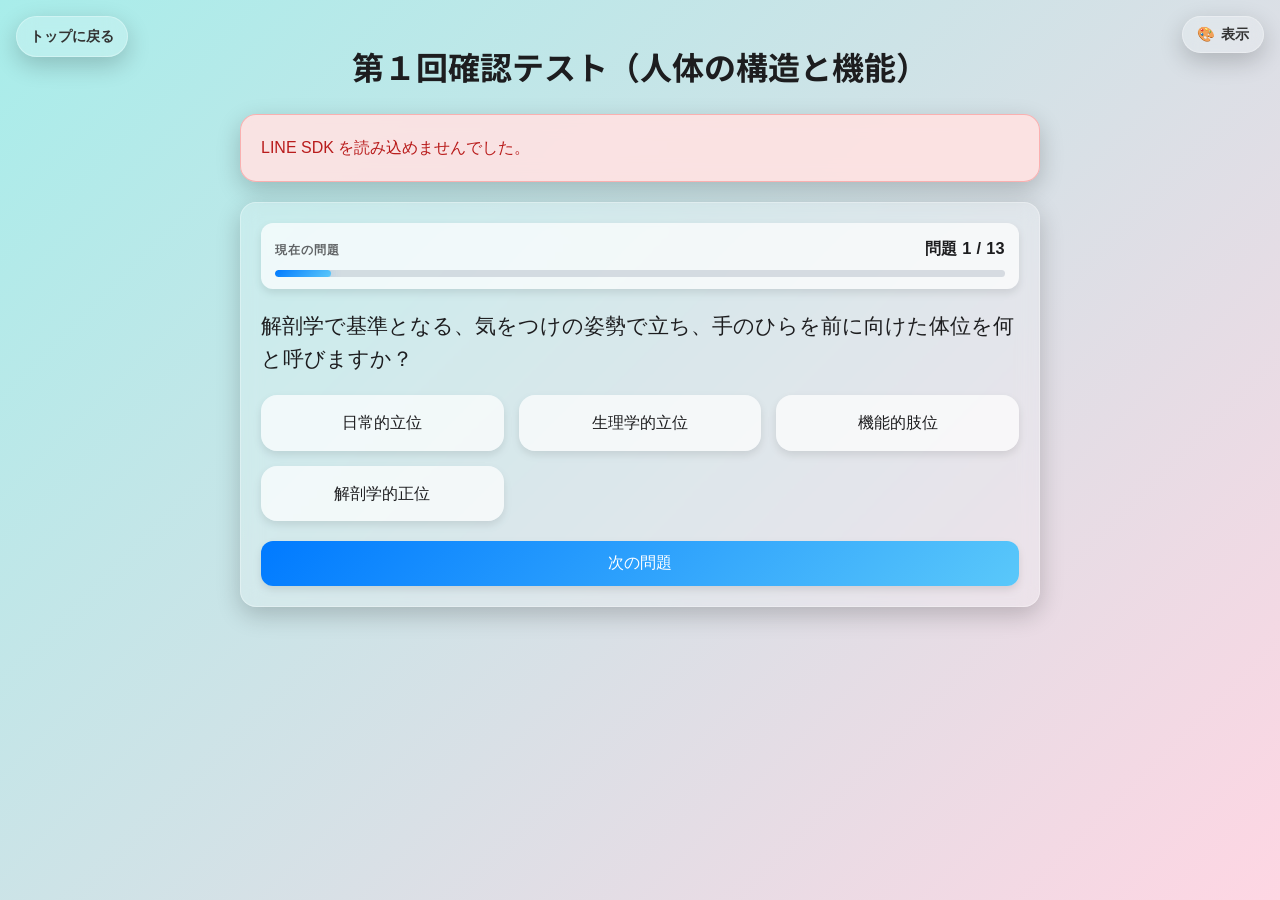
<file: 1st-test.html>
<!DOCTYPE html>
<html lang="ja">
<head>
  <link href="https://fonts.googleapis.com/css2?family=Noto+Sans+JP:wght@400;700&display=swap" rel="stylesheet">
  <meta charset="UTF-8">
  <meta name="viewport" content="width=device-width, initial-scale=1.0">
  <title>第１回確認テスト（人体の構造と機能）</title>
  <style>
    body {
      font-family: -apple-system, BlinkMacSystemFont, 'Segoe UI', Roboto, Oxygen, Ubuntu, Cantarell, 'Open Sans', 'Helvetica Neue', sans-serif;
      line-height: 1.6;
      color: #333;
      background: linear-gradient(135deg, #a8edea, #fed6e3);
      background-size: cover; 
      background-repeat: no-repeat;
      background-attachment: fixed;
      padding: 20px;
      margin: 0;
    }
    .container {
      max-width: 800px;
      margin: 0 auto;
    }
    h1, h2 {
  font-family: 'Noto Sans JP', sans-serif;
  font-weight: 700;

}
    .quiz-container, .result-card {
  background-color: rgba(255, 255, 255, 0.2);
  backdrop-filter: blur(10px);
  border-radius: 16px;
  padding: 20px;
  box-shadow: 0 8px 24px rgba(0, 0, 0, 0.2);
  margin-bottom: 20px;
  border: 1px solid rgba(255, 255, 255, 0.3);
    }
    .question {
      font-size: 1.3em;
      margin-bottom: 20px;
      color: #1d1d1f;
    }
    .options {
      display: grid;
      grid-template-columns: repeat(auto-fit, minmax(200px, 1fr));
      gap: 15px;
    }
    .option {
      background-color: rgba(255, 255, 255, 0.7);
  border: none;
  border-radius: 16px;
  padding: 15px;
  font-size: 1em;
  cursor: pointer;
  transition: background 0.3s ease 0.1s, transform 0.3s ease;
  text-align: center;
  position: relative;
  overflow: hidden;
  box-shadow: 0 4px 8px rgba(0, 0, 0, 0.1);
    }
    .option:hover {
      background: linear-gradient(135deg, #a8edea, #fed6e3);
  box-shadow: 0 8px 16px rgba(0, 0, 0, 0.2);
    }
    .option.selected {
      background-color: #007aff;
      color: #fff;
    }
    .option.disabled {
      background: linear-gradient(135deg, #a8edea, #fed6e3);
  box-shadow: 0 8px 16px rgba(0, 0, 0, 0.2);
  pointer-events: none;
      }
    /* 正解時のグラデーション */
.option.correct {
  background: linear-gradient(135deg, #34c759, #a8e6cf); /* 正解のグラデーション */
  color: #fff;
}

/* 不正解時のグラデーション */
.option.incorrect {
  background: linear-gradient(135deg, #ff3b30, #ff9a8b); /* 不正解のグラデーション */
  color: #fff;
}

    .option::after {
      content: '';
      position: absolute;
      top: 0;
      left: 0;
      width: 100%;
      height: 100%;
      background: rgba(0,0,0,0.1);
      opacity: 0;
      transition: opacity 0.3s;
    }
    .option:active::after {
      transform: scale(0.98);
    }
    .explanation {
  margin-top: 20px;
  font-size: 1em;
  color: #333;
  background-color: rgba(255, 255, 255, 0.8);
  backdrop-filter: blur(10px);
  border-left: 5px solid #4caf50;
  border-radius: 12px;
  padding: 15px;
  box-shadow: 0 4px 8px rgba(0, 0, 0, 0.1);
  opacity: 1; /* 修正 */
  transition: opacity 0.3s ease;
}

.explanation-header {
  display: flex;
  align-items: center;
  margin-bottom: 10px;
  font-weight: bold;
  color: #4caf50;
}

.explanation-icon {
  font-size: 1.5em;
  margin-right: 10px;
}
    .nav-button {
  background: linear-gradient(135deg, #007aff, #5ac8fa);
  color: #fff;
  border: none;
  border-radius: 12px;
  padding: 12px 24px;
  font-size: 1em;
  cursor: pointer;
  transition: background 0.3s ease, transform 0.2s ease;
  margin-top: 20px;
  width: 100%;
  box-shadow: 0 4px 8px rgba(0, 0, 0, 0.1);
}

.nav-button:hover {
  background: linear-gradient(135deg, #005bb5, #4aa0d3);
  box-shadow: 0 8px 16px rgba(0, 0, 0, 0.2);
}

.nav-button:active {
  transform: scale(0.98);
}
    .result-card {
      margin-bottom: 20px;
    }
    .result-card h3 {
      font-size: 1.2em;
      margin-bottom: 10px;
    }
    .result-status {
      font-weight: bold;
      margin-bottom: 10px;
    }
    .correct {
      color: #34c759;
    }
    .incorrect {
      color: #ff3b30;
    }
    #attendance-link {
      background-color: #34c759;
      color: white;
      padding: 15px;
      border-radius: 12px;
      margin-top: 20px;
      text-align: center;
      display: none;
    }
    #attendance-link a {
      color: white;
      text-decoration: none;
      font-weight: bold;
    }
    #attendance-link a:hover {
      text-decoration: underline;
    }
  </style>
  <script>
    (function () {
      try {
        var theme = localStorage.getItem("jintainokouzoutokinou.quizTheme");
        if (theme) {
          document.documentElement.setAttribute("data-quiz-theme", theme);
        }
        var scale = localStorage.getItem("jintainokouzoutokinou.quizFontScale");
        if (scale) {
          document.documentElement.style.setProperty("--q-font-scale", scale);
        }
      } catch (error) {}
    })();
  </script>
  <link rel="stylesheet" href="quiz-base.css?v=20260729-progress">
  <link rel="stylesheet" href="quiz-themes.css?v=20260728-theme">
</head>
<body>
  <div class="container">
    <h1 style="text-align: center;">第１回確認テスト（人体の構造と機能）</h1>
    <div id="line-auth-status" class="result-card" style="display: none;"></div>
    <div id="quiz-container" class="quiz-container">
      <div id="quiz-content">
        <div id="question" class="question"></div>
        <div id="options" class="options"></div>
        <div id="explanation" class="explanation"></div>
      </div>
      <button id="next" class="nav-button" onclick="nextQuestion()">次の問題</button>
    </div>
    <div id="result-container"></div>
    <div id="attendance-link"></div>
  </div>
  
  
  <script>
    const quizData = [
  {
    "question": "解剖学で基準となる、気をつけの姿勢で立ち、手のひらを前に向けた体位を何と呼びますか？",
    "options": [
      "生理学的立位",
      "解剖学的正位",
      "機能的肢位",
      "日常的立位"
    ],
    "answer": 1,
    "explanation": "人体を記載・説明する際の基準となる姿勢は「解剖学的正位」です。"
  },
  {
    "question": "人体を左右に分ける面（身体の正中を通る面を含む）を何と呼びますか？",
    "options": [
      "水平面",
      "前額面（冠状面）",
      "矢状面",
      "斜断面"
    ],
    "answer": 2,
    "explanation": "人体を左右に分ける面は「矢状面」です。特に正中を通る面は「正中面」とも呼ばれます。"
  },
  {
    "question": "人体を構成するレベルで、同じような形態と機能を持つ細胞が集まってできるものを何と呼びますか？",
    "options": [
      "器官",
      "個体",
      "細胞",
      "組織"
    ],
    "answer": 3,
    "explanation": "細胞が集まって「組織」を形成します。組織が集まって器官、器官が集まって器官系、そして個体が構成されます。"
  },
  {
    "question": "体の表面や、消化管・気管などの管の内側をおおっている、細胞が密に集まった組織は何ですか？",
    "options": [
      "筋組織",
      "結合組織",
      "上皮組織",
      "神経組織"
    ],
    "answer": 2,
    "explanation": "体の表面や体内の管の内面を覆い、保護・吸収・分泌などの役割を担うのは「上皮組織」です。細胞が密に配列しているのが特徴です。"
  },
  {
    "question": "上皮組織において、体表や管腔に面している側の表面を何と呼びますか？",
    "options": [
      "基底面",
      "側面",
      "自由面",
      "接着面"
    ],
    "answer": 2,
    "explanation": "上皮細胞の、体外や体内の空間（管腔）に面している側を「自由面」と呼びます。"
  },
  {
    "question": "骨格系は大きく体幹骨格と体肢骨格に分類されます。体幹骨格に含まれないのはどれですか？",
    "options": [
      "脊柱",
      "胸郭",
      "頭蓋骨",
      "上腕骨"
    ],
    "answer": 3,
    "explanation": "体幹骨格は頭蓋骨、脊柱、胸郭から構成されます。上腕骨は上肢の骨であり、体肢骨格に含まれます。"
  },
  {
    "question": "脳を保護する役割を持つ頭蓋骨は、脳頭蓋を構成する骨とされます。脳頭蓋に含まれないのはどれですか？",
    "options": [
      "前頭骨",
      "側頭骨",
      "下顎骨",
      "後頭骨"
    ],
    "answer": 2,
    "explanation": "脳頭蓋は前頭骨、頭頂骨、側頭骨、後頭骨、蝶形骨、篩骨から構成されます。下顎骨は顔面頭蓋を構成する骨の一つです。"
  },
  {
    "question": "脊柱を構成する椎骨のうち、肋骨と関節する関節面を持つのはどの椎骨ですか？",
    "options": [
      "頸椎",
      "胸椎",
      "腰椎",
      "仙椎"
    ],
    "answer": 1,
    "explanation": "胸椎は、肋骨と関節するための関節面（肋骨窩）を持っています。"
  },
  {
    "question": "男性の骨盤の特徴として記述されているものではないのはどれですか？",
    "options": [
      "骨盤口がハート型で狭い",
      "恥骨下角が狭い（<70°）",
      "骨が全体的に厚くて重い",
      "骨盤口が広くて円形に近い"
    ],
    "answer": 3,
    "explanation": "男性の骨盤は、女性と比較して骨盤口が狭くハート型、恥骨下角が狭く、骨が厚くて重いという特徴があります。「骨盤口が広くて円形に近い」のは女性の骨盤の特徴です。"
  },
  {
    "question": "大腿骨の関節に関する記述で正しいものはどれですか？",
    "options": [
      "近位端は脛骨と関節する",
      "遠位端は腓骨とのみ関節する",
      "近位端は寛骨と関節する",
      "遠位端は足根骨と関節する"
    ],
    "answer": 2,
    "explanation": "大腿骨の近位端（大腿骨頭）は寛骨の寛骨臼と関節し、股関節を形成します。遠位端は脛骨および膝蓋骨と関節し、膝関節を形成します。"
  },
  {
    "question": "足のアーチの主な機能として説明されているもので、最も適切なものはどれですか？",
    "options": [
      "足の骨の成長を促進する",
      "足の見た目を美しく保つ",
      "体重を支え、足の骨と軟部組織に分散させる",
      "地面からの衝撃を直接骨に伝える"
    ],
    "answer": 2,
    "explanation": "足のアーチ（土踏まず）は、体重を分散させ、歩行や走行時の地面からの衝撃を吸収する重要な役割を担っています。"
  },
  {
    "question": "骨の形成に関わる細胞として記述されているのは骨芽細胞と破骨細胞です。これらの細胞が含まれる構造はどれですか？",
    "options": [
      "関節",
      "長管骨",
      "軟骨",
      "腱"
    ],
    "answer": 1,
    "explanation": "骨芽細胞と破骨細胞は、骨のリモデリング（形成と吸収）に関わる細胞であり、骨組織、特に長管骨などの骨に見られます。"
  },
  {
    "question": "肘関節の伸展に関わる骨格筋として主に挙げられるのはどれですか？",
    "options": [
      "上腕二頭筋",
      "上腕筋",
      "上腕三頭筋",
      "腕橈骨筋"
    ],
    "answer": 2,
    "explanation": "肘関節の伸展（腕を伸ばす動き）の主動作筋は、上腕の後面にある上腕三頭筋です。上腕二頭筋、上腕筋、腕橈骨筋は主に肘関節の屈曲に関わります。"
  }
]
;

      let currentQuestion = 0;
    let score = 0;
    let userAnswers = [];
    let shuffledOptions = [];

    function shuffleArray(array) {
      for (let i = array.length - 1; i > 0; i--) {
        const j = Math.floor(Math.random() * (i + 1));
        [array[i], array[j]] = [array[j], array[i]];
      }
      return array;
    }

    function loadQuestion() {
      const question = quizData[currentQuestion];
      document.getElementById('question').textContent = question.question;

      shuffledOptions = shuffleArray([...question.options]);
      const optionsHtml = shuffledOptions.map((option, index) => `
        <div class="option" onclick="selectOption(${index})">${option}</div>
      `).join('');

      document.getElementById('options').innerHTML = optionsHtml;

      // 解説のリセット
      const explanationEl = document.getElementById('explanation');
      explanationEl.style.opacity = '0';
      explanationEl.style.display = 'none';
    }

    function selectOption(index) {
  const options = document.querySelectorAll('.option');
  if (options[index].classList.contains('disabled')) {
    return;
  }

  // すべての選択肢を無効化
  options.forEach(option => {
    option.classList.add('disabled');
  });

  // 選択肢を選んだときに`selected`クラスを追加
  options[index].classList.add('selected');

  // 現在の問題を取得
  const question = quizData[currentQuestion];
  const selectedAnswerIndex = question.options.indexOf(shuffledOptions[index]);
  userAnswers[currentQuestion] = selectedAnswerIndex;

  // 解説の表示内容を設定
  const explanationEl = document.getElementById('explanation');
  explanationEl.innerHTML = `
    <div class="explanation-header">
      <span class="explanation-icon">💡</span>
      解説
    </div>
    ${question.explanation}
  `;
  
  // 一旦解説を見えないようにしてから表示の遅延を設定
  explanationEl.style.opacity = '0';
  explanationEl.style.display = 'block'; // まず表示を「block」にする

  // 遅延を設定して解説をフェードイン
  setTimeout(() => {
    explanationEl.style.opacity = '1'; // 遅れてopacityを1にする
  }, 200); // 200msの遅延を設定

  // 正解・不正解のクラスを付与してグラデーションを適用
  if (selectedAnswerIndex === question.answer) {
    explanationEl.style.backgroundColor = '#e8f5e9';
    explanationEl.style.borderLeftColor = '#4caf50';
    options[index].classList.add('correct'); // 正解時に`correct`クラスを追加
  } else {
    explanationEl.style.backgroundColor = '#ffebee';
    explanationEl.style.borderLeftColor = '#f44336';
    options[index].classList.add('incorrect'); // 不正解時に`incorrect`クラスを追加
  }
}

    function nextQuestion() {
      const selectedOption = document.querySelector('.option.selected');
      if (selectedOption === null) {
        alert('選択肢を選んでください');
        return; 
      }

      if (currentQuestion < quizData.length - 1) {
        currentQuestion++;
        loadQuestion();
      } else {
        showResult();
      }
    }

    async function showResult() {
      score = userAnswers.reduce((total, answer, index) => 
        total + (answer === quizData[index].answer ? 1 : 0), 0);

      const resultContainer = document.getElementById('result-container');
      const quizContainer = document.getElementById('quiz-container');
      quizContainer.style.display = 'none';

      const percentage = (score / quizData.length) * 100;
      let resultHtml = `
        <h2>クイズ結果</h2>
        <p>正解数: ${score} / ${quizData.length}</p>
        <p>正答率: ${percentage.toFixed(2)}%</p>
      `;

      quizData.forEach((question, index) => {
        const isCorrect = userAnswers[index] === question.answer;
        resultHtml += `
          <div class="result-card">
            <h3>問題 ${index + 1}</h3>
            <p class="result-status ${isCorrect ? 'correct' : 'incorrect'}">
              ${isCorrect ? '正解' : '不正解'}
            </p>
            <p><strong>質問:</strong> ${question.question}</p>
            <p><strong>あなたの回答:</strong> ${question.options[userAnswers[index]] || '未回答'}</p>
            <p><strong>正解:</strong> ${question.options[question.answer]}</p>
            <p><strong>説明:</strong> ${question.explanation}</p>
          </div>
        `;
      });

      resultHtml += `<button class="nav-button" onclick="restartQuiz()">もう一度挑戦する</button>`;
      resultHtml += `<button class="nav-button" onclick="goToTopPage()">トップページに戻る</button>`;
      resultContainer.innerHTML = resultHtml;

      if (window.quizIntegration) {
        await window.quizIntegration.submitQuizResult({
          quizNo: window.quizIntegration.getQuizNo(),
          quizTitle: document.title,
          score,
          totalQuestions: quizData.length,
          userAnswers,
          quizData
        });
      }
    }

    function restartQuiz() {
      currentQuestion = 0;
      score = 0;
      userAnswers = [];
      shuffledOptions = [];
      document.getElementById('quiz-container').style.display = 'block';
      document.getElementById('result-container').innerHTML = '';
      if (window.quizIntegration) {
        window.quizIntegration.resetResultMessage();
      } else {
        document.getElementById('attendance-link').style.display = 'none';
      }
      loadQuestion();
    }

    function goToTopPage() {
      window.location.href = 'index.html';
    }

    loadQuestion();
  </script>
  <script src="https://static.line-scdn.net/liff/edge/2/sdk.js"></script>
  <script src="quiz-auth-config.js"></script>
  <script src="quiz-integration.js?v=20260802-save-guard"></script>
  <script src="quiz-navigation.js?v=20260728-quiz-ui-3"></script>
  <script src="quiz-progress.js?v=20260729-progress"></script>
  <script src="quiz-effects.js?v=20260728-canvas-petals"></script>
  <script src="quiz-glass.js?v=20260728-theme"></script>
  <script src="quiz-theme-switcher.js?v=20260728-theme"></script>
</body>
</html>
</file>
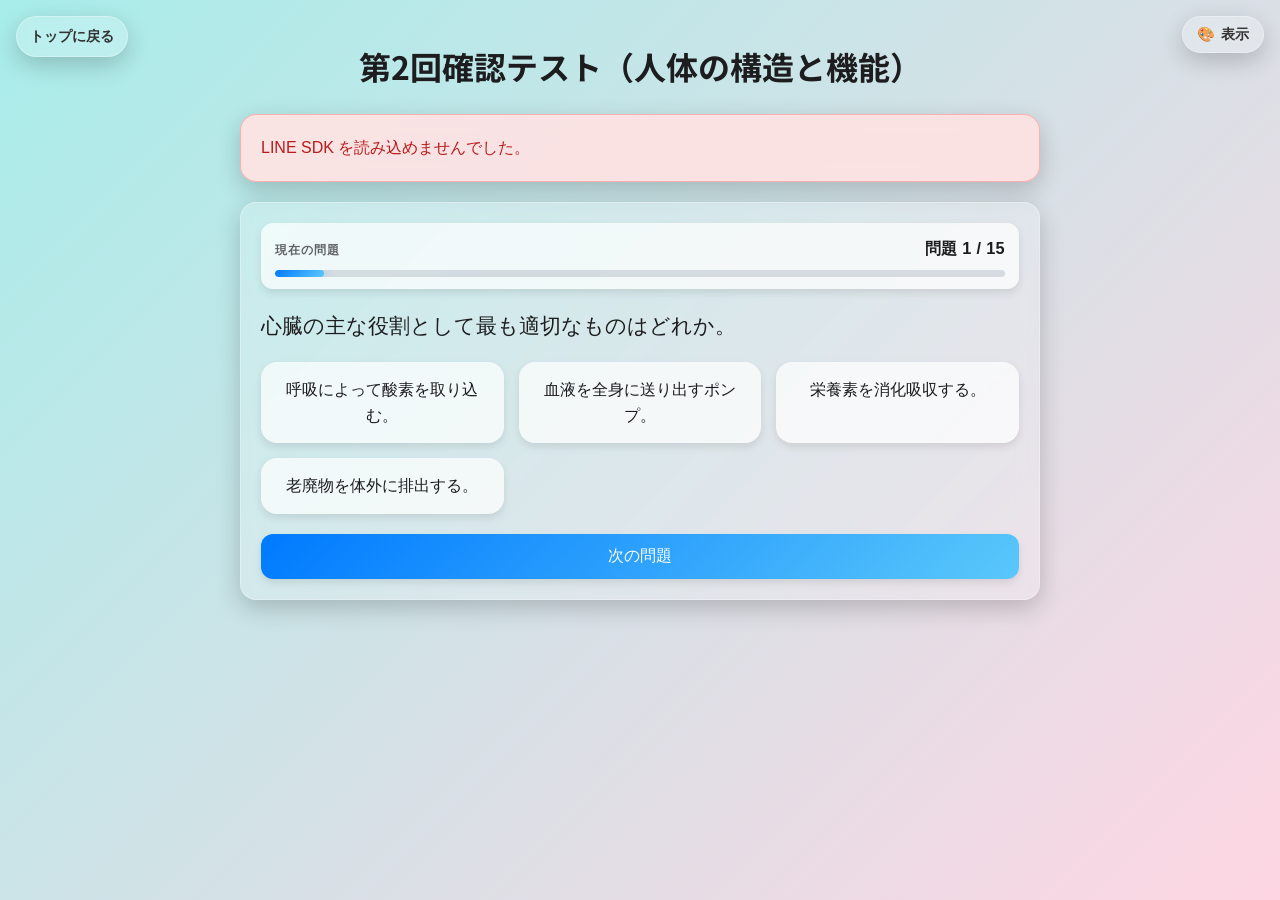
<file: 2nd-test.html>
<!DOCTYPE html>
<html lang="ja">
<head>
  <link href="https://fonts.googleapis.com/css2?family=Noto+Sans+JP:wght@400;700&display=swap" rel="stylesheet">
  <meta charset="UTF-8">
  <meta name="viewport" content="width=device-width, initial-scale=1.0">
  <title>第2回確認テスト（人体の構造と機能）</title>
  <style>
    body {
      font-family: -apple-system, BlinkMacSystemFont, 'Segoe UI', Roboto, Oxygen, Ubuntu, Cantarell, 'Open Sans', 'Helvetica Neue', sans-serif;
      line-height: 1.6;
      color: #333;
      background: linear-gradient(135deg, #a8edea, #fed6e3);
      background-size: cover; 
      background-repeat: no-repeat;
      background-attachment: fixed;
      padding: 20px;
      margin: 0;
    }
    .container {
      max-width: 800px;
      margin: 0 auto;
    }
    h1, h2 {
  font-family: 'Noto Sans JP', sans-serif;
  font-weight: 700;

}
    .quiz-container, .result-card {
  background-color: rgba(255, 255, 255, 0.2);
  backdrop-filter: blur(10px);
  border-radius: 16px;
  padding: 20px;
  box-shadow: 0 8px 24px rgba(0, 0, 0, 0.2);
  margin-bottom: 20px;
  border: 1px solid rgba(255, 255, 255, 0.3);
    }
    .question {
      font-size: 1.3em;
      margin-bottom: 20px;
      color: #1d1d1f;
    }
    .options {
      display: grid;
      grid-template-columns: repeat(auto-fit, minmax(200px, 1fr));
      gap: 15px;
    }
    .option {
      background-color: rgba(255, 255, 255, 0.7);
  border: none;
  border-radius: 16px;
  padding: 15px;
  font-size: 1em;
  cursor: pointer;
  transition: background 0.3s ease 0.1s, transform 0.3s ease;
  text-align: center;
  position: relative;
  overflow: hidden;
  box-shadow: 0 4px 8px rgba(0, 0, 0, 0.1);
    }
    .option:hover {
      background: linear-gradient(135deg, #a8edea, #fed6e3);
  box-shadow: 0 8px 16px rgba(0, 0, 0, 0.2);
    }
    .option.selected {
      background-color: #007aff;
      color: #fff;
    }
    .option.disabled {
      background: linear-gradient(135deg, #a8edea, #fed6e3);
  box-shadow: 0 8px 16px rgba(0, 0, 0, 0.2);
  pointer-events: none;
      }
    /* 正解時のグラデーション */
.option.correct {
  background: linear-gradient(135deg, #34c759, #a8e6cf); /* 正解のグラデーション */
  color: #fff;
}

/* 不正解時のグラデーション */
.option.incorrect {
  background: linear-gradient(135deg, #ff3b30, #ff9a8b); /* 不正解のグラデーション */
  color: #fff;
}

    .option::after {
      content: '';
      position: absolute;
      top: 0;
      left: 0;
      width: 100%;
      height: 100%;
      background: rgba(0,0,0,0.1);
      opacity: 0;
      transition: opacity 0.3s;
    }
    .option:active::after {
      transform: scale(0.98);
    }
    .explanation {
  margin-top: 20px;
  font-size: 1em;
  color: #333;
  background-color: rgba(255, 255, 255, 0.8);
  backdrop-filter: blur(10px);
  border-left: 5px solid #4caf50;
  border-radius: 12px;
  padding: 15px;
  box-shadow: 0 4px 8px rgba(0, 0, 0, 0.1);
  opacity: 1; /* 修正 */
  transition: opacity 0.3s ease;
}

.explanation-header {
  display: flex;
  align-items: center;
  margin-bottom: 10px;
  font-weight: bold;
  color: #4caf50;
}

.explanation-icon {
  font-size: 1.5em;
  margin-right: 10px;
}
    .nav-button {
  background: linear-gradient(135deg, #007aff, #5ac8fa);
  color: #fff;
  border: none;
  border-radius: 12px;
  padding: 12px 24px;
  font-size: 1em;
  cursor: pointer;
  transition: background 0.3s ease, transform 0.2s ease;
  margin-top: 20px;
  width: 100%;
  box-shadow: 0 4px 8px rgba(0, 0, 0, 0.1);
}

.nav-button:hover {
  background: linear-gradient(135deg, #005bb5, #4aa0d3);
  box-shadow: 0 8px 16px rgba(0, 0, 0, 0.2);
}

.nav-button:active {
  transform: scale(0.98);
}
    .result-card {
      margin-bottom: 20px;
    }
    .result-card h3 {
      font-size: 1.2em;
      margin-bottom: 10px;
    }
    .result-status {
      font-weight: bold;
      margin-bottom: 10px;
    }
    .correct {
      color: #34c759;
    }
    .incorrect {
      color: #ff3b30;
    }
    #attendance-link {
      background-color: #34c759;
      color: white;
      padding: 15px;
      border-radius: 12px;
      margin-top: 20px;
      text-align: center;
      display: none;
    }
    #attendance-link a {
      color: white;
      text-decoration: none;
      font-weight: bold;
    }
    #attendance-link a:hover {
      text-decoration: underline;
    }
  </style>
  <script>
    (function () {
      try {
        var theme = localStorage.getItem("jintainokouzoutokinou.quizTheme");
        if (theme) {
          document.documentElement.setAttribute("data-quiz-theme", theme);
        }
        var scale = localStorage.getItem("jintainokouzoutokinou.quizFontScale");
        if (scale) {
          document.documentElement.style.setProperty("--q-font-scale", scale);
        }
      } catch (error) {}
    })();
  </script>
  <link rel="stylesheet" href="quiz-base.css?v=20260729-progress">
  <link rel="stylesheet" href="quiz-themes.css?v=20260728-theme">
</head>
<body>
  <div class="container">
    <h1 style="text-align: center;">第2回確認テスト（人体の構造と機能）</h1>
    <div id="line-auth-status" class="result-card" style="display: none;"></div>
    <div id="quiz-container" class="quiz-container">
      <div id="quiz-content">
        <div id="question" class="question"></div>
        <div id="options" class="options"></div>
        <div id="explanation" class="explanation"></div>
      </div>
      <button id="next" class="nav-button" onclick="nextQuestion()">次の問題</button>
    </div>
    <div id="result-container"></div>
    <div id="attendance-link"></div>
  </div>
  
  
  <script>
    const quizData = [
  {
    "question": "心臓の主な役割として最も適切なものはどれか。",
    "options": [
      "呼吸によって酸素を取り込む。",
      "栄養素を消化吸収する。",
      "血液を全身に送り出すポンプ。",
      "老廃物を体外に排出する。"
    ],
    "answer": 2,
    "explanation": "心臓は、収縮と拡張を繰り返すことで血液を肺循環と体循環に送り出すポンプとしての役割を担っています。"
  },
  {
    "question": "健康な成人の安静時における心臓の１分間の拍出量として最も適切な値はどれか。",
    "options": [
      "約70ml",
      "約500ml",
      "約5000ml",
      "約7000ml"
    ],
    "answer": 2,
    "explanation": "心拍出量は1回拍出量×心拍数で計算されます。成人の安静時では、1回拍出量約70ml、心拍数約70回/分とすると、約4900ml/分となり、約5000ml（5L）が最も近いです。"
  },
  {
    "question": "心臓の心尖部は、体幹のどの方向を向いているか。",
    "options": [
      "右上方",
      "後方",
      "左前下方",
      "真上"
    ],
    "answer": 2,
    "explanation": "心臓は胸腔内でやや左に傾いて位置しており、心尖部（心臓の先端）は左前下方を向いています。第5肋間鎖骨中線付近で心尖拍動として触知できます。"
  },
  {
    "question": "肺循環において、二酸化炭素の多い血液が送られる場所はどこか。",
    "options": [
      "左心房",
      "左心室",
      "肺",
      "全身"
    ],
    "answer": 2,
    "explanation": "肺循環では、右心室から送り出された二酸化炭素の多い静脈血が肺動脈を通って肺へ送られ、ガス交換が行われます。"
  },
  {
    "question": "体循環において、酸素の多い血液を全身に送り出す心臓の部屋はどこか。",
    "options": [
      "右心房",
      "右心室",
      "左心房",
      "左心室"
    ],
    "answer": 3,
    "explanation": "左心室は、肺で酸素化された動脈血を受け取り、強力な収縮によって大動脈を通じて全身へ送り出します。"
  },
  {
    "question": "右心房に血液が流入する主要な血管として適切でないものはどれか。",
    "options": [
      "上大静脈",
      "下大静脈",
      "肺静脈",
      "冠状静脈洞"
    ],
    "answer": 2,
    "explanation": "右心房には、上半身からの静脈血を集める上大静脈、下半身からの静脈血を集める下大静脈、心臓自身の静脈血を集める冠状静脈洞が流入します。肺静脈は酸素化された血液を肺から左心房へ運びます。"
  },
  {
    "question": "左心室から全身へ血液が送り出される最も太い血管はどれか。",
    "options": [
      "肺動脈",
      "肺静脈",
      "大動脈",
      "上大静脈"
    ],
    "answer": 2,
    "explanation": "大動脈は左心室から始まり、全身へ動脈血を送る体循環の主幹となる最も太い血管です。"
  },
  {
    "question": "心臓の部屋の間や、心室と血管の間にある弁の主な役割は何か。",
    "options": [
      "血液の濾過",
      "ガス交換",
      "血液の逆流防止",
      "栄養素の吸収"
    ],
    "answer": 2,
    "explanation": "心臓の弁（僧帽弁、三尖弁、大動脈弁、肺動脈弁）は、血液が一方向に流れるようにし、逆流を防ぐ役割を持っています。"
  },
  {
    "question": "心臓の壁を構成する３つの層のうち、ポンプ機能を担う筋肉の層はどれか。",
    "options": [
      "心外膜",
      "心筋層",
      "心内膜",
      "心膜"
    ],
    "answer": 1,
    "explanation": "心臓壁は内側から心内膜、心筋層、心外膜の3層で構成されます。心筋層が最も厚く、心臓の収縮力を生み出す筋肉組織です。"
  },
  {
    "question": "心臓の内側を覆う最も内側の層で、血管の内皮と連続しているのはどれか。",
    "options": [
      "心外膜",
      "心筋層",
      "心内膜",
      "心膜"
    ],
    "answer": 2,
    "explanation": "心内膜は心臓の内腔全体（心房、心室、弁）を覆う薄い膜であり、血管の内壁を覆う内皮と連続しています。"
  },
  {
    "question": "心臓を包む二重の膜構造を何と呼ぶか。",
    "options": [
      "心臓壁",
      "心膜",
      "胸膜",
      "横隔膜"
    ],
    "answer": 1,
    "explanation": "心膜は心臓を包む袋状の二重構造の膜で、心臓を保護し、適切な位置に保持する役割があります。"
  },
  {
    "question": "血液を心臓から全身へ送り出す血管を一般的に何と呼ぶか。",
    "options": [
      "静脈",
      "動脈",
      "毛細血管",
      "細静脈"
    ],
    "answer": 1,
    "explanation": "動脈は、心臓から拍出された血液を全身の組織や器官へ運ぶ血管の総称です。"
  },
  {
    "question": "毛細血管での物質交換において、血液中の水分や溶質を間質液に流れ出させる主な要因は何と呼ばれるか。",
    "options": [
      "毛細血管圧",
      "血液膠質浸透圧",
      "静脈圧",
      "組織液圧"
    ],
    "answer": 0,
    "explanation": "毛細血管圧（血液静水圧）は、毛細血管内の血液の圧力であり、水分や低分子の溶質を血管壁を通して間質液へ押し出す（濾過させる）力として働きます。"
  },
  {
    "question": "下腿の筋肉が収縮することで静脈が圧迫され、血液が心臓方向へ押し上げられる現象を何と呼ぶか。",
    "options": [
      "呼吸ポンプ作用",
      "骨格筋ポンプ作用（ミルキング）",
      "心臓の収縮力",
      "動静脈吻合"
    ],
    "answer": 1,
    "explanation": "骨格筋ポンプ作用（ミルキングアクション）は、特に下肢の筋肉が収縮・弛緩する際に静脈を圧迫し、静脈弁と協調して血液を重力に逆らって心臓へ送り返すメカニズムです。"
  },
  {
    "question": "肺循環の説明として最も適切なものはどれか。",
    "options": [
      "全身に酸素と栄養を運ぶ血液の流れ。",
      "肝臓で解毒された血液が心臓に戻る流れ。",
      "右心室から肺へ二酸化炭素の多い血液を送り、酸素を取り込んだ血液が左心房に戻る流れ。",
      "腎臓で老廃物が濾過された血液が心臓に戻る流れ。"
    ],
    "answer": 2,
    "explanation": "肺循環は、心臓（右心室）と肺の間の血液循環です。右心室から出た静脈血が肺動脈を通って肺へ行き、ガス交換（二酸化炭素放出、酸素取り込み）が行われ、酸素化された動脈血が肺静脈を通って左心房へ戻ります。"
  }
]
;

      let currentQuestion = 0;
    let score = 0;
    let userAnswers = [];
    let shuffledOptions = [];

    function shuffleArray(array) {
      for (let i = array.length - 1; i > 0; i--) {
        const j = Math.floor(Math.random() * (i + 1));
        [array[i], array[j]] = [array[j], array[i]];
      }
      return array;
    }

    function loadQuestion() {
      const question = quizData[currentQuestion];
      document.getElementById('question').textContent = question.question;

      shuffledOptions = shuffleArray([...question.options]);
      const optionsHtml = shuffledOptions.map((option, index) => `
        <div class="option" onclick="selectOption(${index})">${option}</div>
      `).join('');

      document.getElementById('options').innerHTML = optionsHtml;

      // 解説のリセット
      const explanationEl = document.getElementById('explanation');
      explanationEl.style.opacity = '0';
      explanationEl.style.display = 'none';
    }

    function selectOption(index) {
  const options = document.querySelectorAll('.option');
  if (options[index].classList.contains('disabled')) {
    return;
  }

  // すべての選択肢を無効化
  options.forEach(option => {
    option.classList.add('disabled');
  });

  // 選択肢を選んだときに`selected`クラスを追加
  options[index].classList.add('selected');

  // 現在の問題を取得
  const question = quizData[currentQuestion];
  const selectedAnswerIndex = question.options.indexOf(shuffledOptions[index]);
  userAnswers[currentQuestion] = selectedAnswerIndex;

  // 解説の表示内容を設定
  const explanationEl = document.getElementById('explanation');
  explanationEl.innerHTML = `
    <div class="explanation-header">
      <span class="explanation-icon">💡</span>
      解説
    </div>
    ${question.explanation}
  `;
  
  // 一旦解説を見えないようにしてから表示の遅延を設定
  explanationEl.style.opacity = '0';
  explanationEl.style.display = 'block'; // まず表示を「block」にする

  // 遅延を設定して解説をフェードイン
  setTimeout(() => {
    explanationEl.style.opacity = '1'; // 遅れてopacityを1にする
  }, 200); // 200msの遅延を設定

  // 正解・不正解のクラスを付与してグラデーションを適用
  if (selectedAnswerIndex === question.answer) {
    explanationEl.style.backgroundColor = '#e8f5e9';
    explanationEl.style.borderLeftColor = '#4caf50';
    options[index].classList.add('correct'); // 正解時に`correct`クラスを追加
  } else {
    explanationEl.style.backgroundColor = '#ffebee';
    explanationEl.style.borderLeftColor = '#f44336';
    options[index].classList.add('incorrect'); // 不正解時に`incorrect`クラスを追加
  }
}

    function nextQuestion() {
      const selectedOption = document.querySelector('.option.selected');
      if (selectedOption === null) {
        alert('選択肢を選んでください');
        return; 
      }

      if (currentQuestion < quizData.length - 1) {
        currentQuestion++;
        loadQuestion();
      } else {
        showResult();
      }
    }

    async function showResult() {
      score = userAnswers.reduce((total, answer, index) => 
        total + (answer === quizData[index].answer ? 1 : 0), 0);

      const resultContainer = document.getElementById('result-container');
      const quizContainer = document.getElementById('quiz-container');
      quizContainer.style.display = 'none';

      const percentage = (score / quizData.length) * 100;
      let resultHtml = `
        <h2>クイズ結果</h2>
        <p>正解数: ${score} / ${quizData.length}</p>
        <p>正答率: ${percentage.toFixed(2)}%</p>
      `;

      quizData.forEach((question, index) => {
        const isCorrect = userAnswers[index] === question.answer;
        resultHtml += `
          <div class="result-card">
            <h3>問題 ${index + 1}</h3>
            <p class="result-status ${isCorrect ? 'correct' : 'incorrect'}">
              ${isCorrect ? '正解' : '不正解'}
            </p>
            <p><strong>質問:</strong> ${question.question}</p>
            <p><strong>あなたの回答:</strong> ${question.options[userAnswers[index]] || '未回答'}</p>
            <p><strong>正解:</strong> ${question.options[question.answer]}</p>
            <p><strong>説明:</strong> ${question.explanation}</p>
          </div>
        `;
      });

      resultHtml += `<button class="nav-button" onclick="restartQuiz()">もう一度挑戦する</button>`;
      resultHtml += `<button class="nav-button" onclick="goToTopPage()">トップページに戻る</button>`;
      resultContainer.innerHTML = resultHtml;

      if (window.quizIntegration) {
        await window.quizIntegration.submitQuizResult({
          quizNo: window.quizIntegration.getQuizNo(),
          quizTitle: document.title,
          score,
          totalQuestions: quizData.length,
          userAnswers,
          quizData
        });
      }
    }

    function restartQuiz() {
      currentQuestion = 0;
      score = 0;
      userAnswers = [];
      shuffledOptions = [];
      document.getElementById('quiz-container').style.display = 'block';
      document.getElementById('result-container').innerHTML = '';
      if (window.quizIntegration) {
        window.quizIntegration.resetResultMessage();
      } else {
        document.getElementById('attendance-link').style.display = 'none';
      }
      loadQuestion();
    }

    function goToTopPage() {
      window.location.href = 'index.html';
    }

    loadQuestion();
  </script>
  <script src="https://static.line-scdn.net/liff/edge/2/sdk.js"></script>
  <script src="quiz-auth-config.js"></script>
  <script src="quiz-integration.js?v=20260802-save-guard"></script>
  <script src="quiz-navigation.js?v=20260728-quiz-ui-3"></script>
  <script src="quiz-progress.js?v=20260729-progress"></script>
  <script src="quiz-effects.js?v=20260728-canvas-petals"></script>
  <script src="quiz-glass.js?v=20260728-theme"></script>
  <script src="quiz-theme-switcher.js?v=20260728-theme"></script>
</body>
</html>
</file>
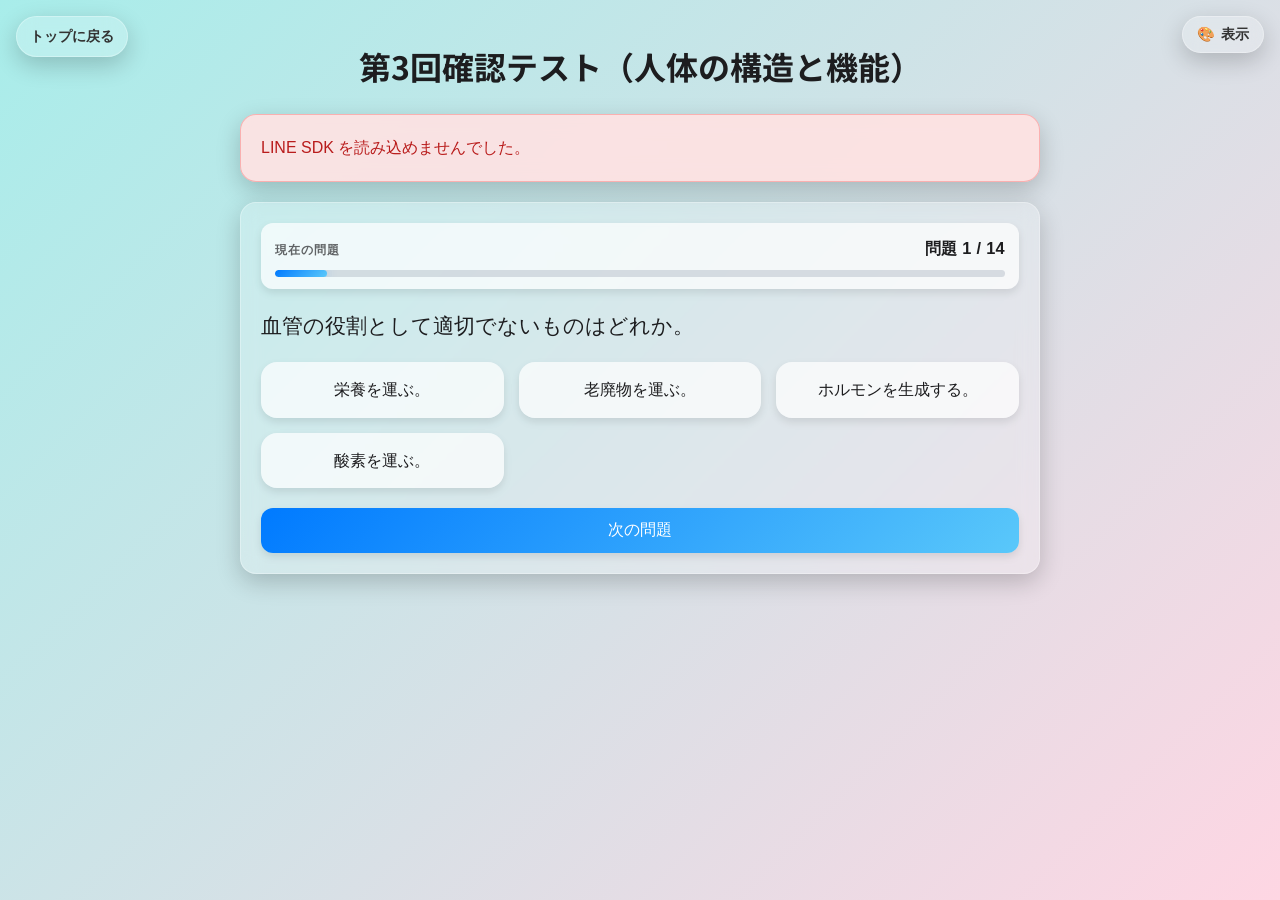
<file: 3rd-test.html>
<!DOCTYPE html>
<html lang="ja">
<head>
  <link href="https://fonts.googleapis.com/css2?family=Noto+Sans+JP:wght@400;700&display=swap" rel="stylesheet">
  <meta charset="UTF-8">
  <meta name="viewport" content="width=device-width, initial-scale=1.0">
  <title>第3回確認テスト（人体の構造と機能）</title>
  <style>
    body {
      font-family: -apple-system, BlinkMacSystemFont, 'Segoe UI', Roboto, Oxygen, Ubuntu, Cantarell, 'Open Sans', 'Helvetica Neue', sans-serif;
      line-height: 1.6;
      color: #333;
      background: linear-gradient(135deg, #a8edea, #fed6e3);
      background-size: cover; 
      background-repeat: no-repeat;
      background-attachment: fixed;
      padding: 20px;
      margin: 0;
    }
    .container {
      max-width: 800px;
      margin: 0 auto;
    }
    h1, h2 {
  font-family: 'Noto Sans JP', sans-serif;
  font-weight: 700;

}
    .quiz-container, .result-card {
  background-color: rgba(255, 255, 255, 0.2);
  backdrop-filter: blur(10px);
  border-radius: 16px;
  padding: 20px;
  box-shadow: 0 8px 24px rgba(0, 0, 0, 0.2);
  margin-bottom: 20px;
  border: 1px solid rgba(255, 255, 255, 0.3);
    }
    .question {
      font-size: 1.3em;
      margin-bottom: 20px;
      color: #1d1d1f;
    }
    .options {
      display: grid;
      grid-template-columns: repeat(auto-fit, minmax(200px, 1fr));
      gap: 15px;
    }
    .option {
      background-color: rgba(255, 255, 255, 0.7);
  border: none;
  border-radius: 16px;
  padding: 15px;
  font-size: 1em;
  cursor: pointer;
  transition: background 0.3s ease 0.1s, transform 0.3s ease;
  text-align: center;
  position: relative;
  overflow: hidden;
  box-shadow: 0 4px 8px rgba(0, 0, 0, 0.1);
    }
    .option:hover {
      background: linear-gradient(135deg, #a8edea, #fed6e3);
  box-shadow: 0 8px 16px rgba(0, 0, 0, 0.2);
    }
    .option.selected {
      background-color: #007aff;
      color: #fff;
    }
    .option.disabled {
      background: linear-gradient(135deg, #a8edea, #fed6e3);
  box-shadow: 0 8px 16px rgba(0, 0, 0, 0.2);
  pointer-events: none;
      }
    /* 正解時のグラデーション */
.option.correct {
  background: linear-gradient(135deg, #34c759, #a8e6cf); /* 正解のグラデーション */
  color: #fff;
}

/* 不正解時のグラデーション */
.option.incorrect {
  background: linear-gradient(135deg, #ff3b30, #ff9a8b); /* 不正解のグラデーション */
  color: #fff;
}

    .option::after {
      content: '';
      position: absolute;
      top: 0;
      left: 0;
      width: 100%;
      height: 100%;
      background: rgba(0,0,0,0.1);
      opacity: 0;
      transition: opacity 0.3s;
    }
    .option:active::after {
      transform: scale(0.98);
    }
    .explanation {
  margin-top: 20px;
  font-size: 1em;
  color: #333;
  background-color: rgba(255, 255, 255, 0.8);
  backdrop-filter: blur(10px);
  border-left: 5px solid #4caf50;
  border-radius: 12px;
  padding: 15px;
  box-shadow: 0 4px 8px rgba(0, 0, 0, 0.1);
  opacity: 1; /* 修正 */
  transition: opacity 0.3s ease;
}

.explanation-header {
  display: flex;
  align-items: center;
  margin-bottom: 10px;
  font-weight: bold;
  color: #4caf50;
}

.explanation-icon {
  font-size: 1.5em;
  margin-right: 10px;
}
    .nav-button {
  background: linear-gradient(135deg, #007aff, #5ac8fa);
  color: #fff;
  border: none;
  border-radius: 12px;
  padding: 12px 24px;
  font-size: 1em;
  cursor: pointer;
  transition: background 0.3s ease, transform 0.2s ease;
  margin-top: 20px;
  width: 100%;
  box-shadow: 0 4px 8px rgba(0, 0, 0, 0.1);
}

.nav-button:hover {
  background: linear-gradient(135deg, #005bb5, #4aa0d3);
  box-shadow: 0 8px 16px rgba(0, 0, 0, 0.2);
}

.nav-button:active {
  transform: scale(0.98);
}
    .result-card {
      margin-bottom: 20px;
    }
    .result-card h3 {
      font-size: 1.2em;
      margin-bottom: 10px;
    }
    .result-status {
      font-weight: bold;
      margin-bottom: 10px;
    }
    .correct {
      color: #34c759;
    }
    .incorrect {
      color: #ff3b30;
    }
    #attendance-link {
      background-color: #34c759;
      color: white;
      padding: 15px;
      border-radius: 12px;
      margin-top: 20px;
      text-align: center;
      display: none;
    }
    #attendance-link a {
      color: white;
      text-decoration: none;
      font-weight: bold;
    }
    #attendance-link a:hover {
      text-decoration: underline;
    }
  </style>
  <script>
    (function () {
      try {
        var theme = localStorage.getItem("jintainokouzoutokinou.quizTheme");
        if (theme) {
          document.documentElement.setAttribute("data-quiz-theme", theme);
        }
        var scale = localStorage.getItem("jintainokouzoutokinou.quizFontScale");
        if (scale) {
          document.documentElement.style.setProperty("--q-font-scale", scale);
        }
      } catch (error) {}
    })();
  </script>
  <link rel="stylesheet" href="quiz-base.css?v=20260729-progress">
  <link rel="stylesheet" href="quiz-themes.css?v=20260728-theme">
</head>
<body>
  <div class="container">
    <h1 style="text-align: center;">第3回確認テスト（人体の構造と機能）</h1>
    <div id="line-auth-status" class="result-card" style="display: none;"></div>
    <div id="quiz-container" class="quiz-container">
      <div id="quiz-content">
        <div id="question" class="question"></div>
        <div id="options" class="options"></div>
        <div id="explanation" class="explanation"></div>
      </div>
      <button id="next" class="nav-button" onclick="nextQuestion()">次の問題</button>
    </div>
    <div id="result-container"></div>
    <div id="attendance-link"></div>
  </div>
  
  
  <script>
    const quizData = [
  {
    "question": "血管の役割として適切でないものはどれか。",
    "options": [
      "酸素を運ぶ。",
      "老廃物を運ぶ。",
      "ホルモンを生成する。",
      "栄養を運ぶ。"
    ],
    "answer": 2,
    "explanation": "血管は酸素、栄養、老廃物、ホルモンなど、あらゆる物質の通り道となりますが、ホルモンを生成するのは内分泌腺などであり、血管そのものの役割ではありません。"
  },
  {
    "question": "動脈壁を構成する組織の層について、正しい組み合わせはどれか。",
    "options": [
      "内膜、中膜、筋膜",
      "内膜、中膜、外膜",
      "上皮、平滑筋、結合組織",
      "基底膜、内皮、外膜"
    ],
    "answer": 1,
    "explanation": "動脈壁は血管内腔側から順に、内膜（内皮＋基底膜）、中膜（平滑筋層と弾性線維）、外膜（疎性結合組織）からなる 3 層構造です。"
  },
  {
    "question": "毛細血管の特徴として最も適切なものはどれか。",
    "options": [
      "動脈と同様に3層構造を持つ。",
      "主に骨格筋の収縮によって血液が流れる。",
      "血管壁が薄く、物質交換が容易に行われる。",
      "血液を心臓へ戻す役割を持つ。"
    ],
    "answer": 2,
    "explanation": "毛細血管は1層の内皮細胞とその周囲の基底膜で構成されており血管壁が薄く、多くの物質が容易に通過できます。ここで栄養物、酸素、二酸化炭素、老廃物が血液と組織液との間で交換されます。"
  },
  {
    "question": "静脈の特徴について、正しいものはどれか。",
    "options": [
      "常に動脈よりも血管壁が厚い。",
      "血液の逆流を防ぐ弁が形成されていることがある。",
      "酸素の多い血液を心臓へ運ぶ。",
      "体循環では心臓から血液を送り出す血管である。"
    ],
    "answer": 1,
    "explanation": "静脈は動脈と同様の構造を持ちますが、中膜と内膜は薄いです。また、静脈の内膜が内方におれまがり、弁が形成されていることがあります。体循環では静脈は心臓に血液が流入する血管であり 、二酸化炭素の多い血液を運びます 。"
  },
  {
    "question": "静脈還流（血液が体循環の静脈を通って心臓に戻ること）を助けるメカニズムはどれか。",
    "options": [
      "心臓の拍動",
      "骨格筋ポンプ",
      "動脈の弾性収縮",
      "腎臓での水分再吸収"
    ],
    "answer": 1,
    "explanation": "静脈還流は、静脈と右心房の間の血圧差や、骨格筋ポンプ、呼吸ポンプによって助けられます。心臓の拍動は動脈血を送り出す主な駆動力ですが、静脈還流を直接助けるメカニズムとしては骨格筋ポンプや呼吸ポンプが挙げられています。"
  },
  {
    "question": "下肢の静脈における骨格筋ポンプ作用の説明として最も適切なものはどれか。",
    "options": [
      "筋収縮によって静脈が圧迫され、血液が心臓に近い方向へ押し上げられる。",
      "筋弛緩時に静脈弁が開き、血液が逆流するのを許容する。",
      "心臓に近い側の静脈弁は常に閉じている。",
      "骨格筋ポンプは主に動脈血の流れを促進する。"
    ],
    "answer": 0,
    "explanation": "下腿の筋が収縮すると静脈を圧迫し、血液は心臓に近い弁を通過します（ミルキング作用）。心臓から遠い位置にある静脈弁は閉じて逆流を防ぎます。筋弛緩後は、収縮部位の血圧が低下し、心臓に近い側の静脈弁が閉じます。"
  },
  {
    "question": "体循環の説明として最も適切なものはどれか。",
    "options": [
      "血液を肺に送り酸素を取り入れ、二酸化炭素を排出する循環。",
      "全身に血液をおくり、酸素と栄養を運び、二酸化炭素や老廃物を心臓に戻す循環。",
      "肝臓を通過して栄養分を吸収する循環。",
      "心臓自身に血液を供給する循環。"
    ],
    "answer": 1,
    "explanation": "体循環は、全身に血液をおくり、酸素と栄養を運ぶとともに、全身からの二酸化炭素や老廃物を心臓に戻す循環です 。"
  },
  {
    "question": "右主気管支と左主気管支を比較したときの右主気管支の特徴として最も適切なものはどれか。",
    "options": [
      "左主気管支よりも細く長い。",
      "左主気管支よりも太く短く、より垂直に近い角度で分岐する。",
      "左主気管支と全く同じ形状・角度である。",
      "気管支軟骨を欠く。"
    ],
    "answer": 1,
    "explanation": "右主気管支は左主気管支よりも太く短く、気管からの分岐角度がより垂直に近いため、誤嚥した異物が入り込みやすい側とされます。臨床的にも誤嚥性肺炎は右肺に多発します。"
  },
  {
    "question": "体循環において、動脈と静脈を流れる血液の種類について正しい組み合わせはどれか。",
    "options": [
      "動脈：酸素が多い、静脈：二酸化炭素が多い",
      "動脈：二酸化炭素が多い、静脈：酸素が多い",
      "動脈：栄養が多い、静脈：老廃物が多い",
      "動脈：ホルモンが多い、静脈：ホルモンが少ない"
    ],
    "answer": 0,
    "explanation": "体循環では、動脈は酸素の多い血液を運び、静脈は二酸化炭素の多い血液を運びます 。"
  },
  {
    "question": "肺循環において、肺動脈と肺静脈を流れる血液の種類について正しい組み合わせはどれか。",
    "options": [
      "肺動脈：酸素が多い、肺静脈：二酸化炭素が多い",
      "肺動脈：二酸化炭素が多い、肺静脈：酸素が多い",
      "肺動脈：栄養が多い、肺静脈：栄養が少ない",
      "肺動脈：老廃物が多い、肺静脈：老廃物が少ない"
    ],
    "answer": 1,
    "explanation": "肺循環においては、肺動脈は二酸化炭素の多い血液を運び、肺静脈は酸素の多い血液を運びます。"
  },
  {
    "question": "呼吸器系の主な役割として最も適切なものはどれか。",
    "options": [
      "栄養分の吸収と運搬。",
      "老廃物の濾過と排出。",
      "空気中の酸素を取り込み、体内の二酸化炭素を排出すること。",
      "ホルモンの生成と分泌。"
    ],
    "answer": 2,
    "explanation": "呼吸器系は、空気中の酸素を取り込み、体内の二酸化炭素を排出する役割を担います。"
  },
  {
    "question": "気道の全体像について、空気の流れを正しい順序で示したものはどれか。",
    "options": [
      "肺胞→気管支→気管",
      "気管→気管支→肺胞",
      "気管支→気管→肺胞",
      "肺胞→気管→気管支"
    ],
    "answer": 1,
    "explanation": "吸気の流れは、鼻腔・口腔→咽頭→喉頭→気管→主気管支→細気管支→肺胞という順路をたどります。"
  },
  {
    "question": "呼吸器系において、血液と空気の間でガス交換（酸素と二酸化炭素の交換）が主に行われる場所はどこか。",
    "options": [
      "気管",
      "気管支",
      "肺胞",
      "鼻腔"
    ],
    "answer": 2,
    "explanation": "肺胞はガス交換が行われる場所です 。肺循環によって運ばれてきた血液が肺胞の毛細血管でガス交換を行います。"
  },
  {
    "question": "肺胞に存在する細胞のうち、血液と空気の間で行われるガス交換のほとんどを行う細胞はどれか。",
    "options": [
      "サーファクタント分泌細胞",
      "肺胞マクロファージ",
      "血管内皮細胞",
      "肺胞上皮細胞"
    ],
    "answer": 3,
    "explanation": "肺胞上皮細胞は、血液と空気の間で酸素と二酸化炭素のガス交換のほとんどを行います 。サーファクタント分泌細胞はサーファクタントを含む肺胞液を分泌し 、肺胞マクロファージは塵埃粒子や異物を除去します 。血管内皮細胞は血管壁を構成する細胞であり、肺胞のガス交換に関わる細胞とは異なります。"
  }
]
;

      let currentQuestion = 0;
    let score = 0;
    let userAnswers = [];
    let shuffledOptions = [];

    function shuffleArray(array) {
      for (let i = array.length - 1; i > 0; i--) {
        const j = Math.floor(Math.random() * (i + 1));
        [array[i], array[j]] = [array[j], array[i]];
      }
      return array;
    }

    function loadQuestion() {
      const question = quizData[currentQuestion];
      document.getElementById('question').textContent = question.question;

      shuffledOptions = shuffleArray([...question.options]);
      const optionsHtml = shuffledOptions.map((option, index) => `
        <div class="option" onclick="selectOption(${index})">${option}</div>
      `).join('');

      document.getElementById('options').innerHTML = optionsHtml;

      // 解説のリセット
      const explanationEl = document.getElementById('explanation');
      explanationEl.style.opacity = '0';
      explanationEl.style.display = 'none';
    }

    function selectOption(index) {
  const options = document.querySelectorAll('.option');
  if (options[index].classList.contains('disabled')) {
    return;
  }

  // すべての選択肢を無効化
  options.forEach(option => {
    option.classList.add('disabled');
  });

  // 選択肢を選んだときに`selected`クラスを追加
  options[index].classList.add('selected');

  // 現在の問題を取得
  const question = quizData[currentQuestion];
  const selectedAnswerIndex = question.options.indexOf(shuffledOptions[index]);
  userAnswers[currentQuestion] = selectedAnswerIndex;

  // 解説の表示内容を設定
  const explanationEl = document.getElementById('explanation');
  explanationEl.innerHTML = `
    <div class="explanation-header">
      <span class="explanation-icon">💡</span>
      解説
    </div>
    ${question.explanation}
  `;
  
  // 一旦解説を見えないようにしてから表示の遅延を設定
  explanationEl.style.opacity = '0';
  explanationEl.style.display = 'block'; // まず表示を「block」にする

  // 遅延を設定して解説をフェードイン
  setTimeout(() => {
    explanationEl.style.opacity = '1'; // 遅れてopacityを1にする
  }, 200); // 200msの遅延を設定

  // 正解・不正解のクラスを付与してグラデーションを適用
  if (selectedAnswerIndex === question.answer) {
    explanationEl.style.backgroundColor = '#e8f5e9';
    explanationEl.style.borderLeftColor = '#4caf50';
    options[index].classList.add('correct'); // 正解時に`correct`クラスを追加
  } else {
    explanationEl.style.backgroundColor = '#ffebee';
    explanationEl.style.borderLeftColor = '#f44336';
    options[index].classList.add('incorrect'); // 不正解時に`incorrect`クラスを追加
  }
}

    function nextQuestion() {
      const selectedOption = document.querySelector('.option.selected');
      if (selectedOption === null) {
        alert('選択肢を選んでください');
        return; 
      }

      if (currentQuestion < quizData.length - 1) {
        currentQuestion++;
        loadQuestion();
      } else {
        showResult();
      }
    }

    async function showResult() {
      score = userAnswers.reduce((total, answer, index) => 
        total + (answer === quizData[index].answer ? 1 : 0), 0);

      const resultContainer = document.getElementById('result-container');
      const quizContainer = document.getElementById('quiz-container');
      quizContainer.style.display = 'none';

      const percentage = (score / quizData.length) * 100;
      let resultHtml = `
        <h2>クイズ結果</h2>
        <p>正解数: ${score} / ${quizData.length}</p>
        <p>正答率: ${percentage.toFixed(2)}%</p>
      `;

      quizData.forEach((question, index) => {
        const isCorrect = userAnswers[index] === question.answer;
        resultHtml += `
          <div class="result-card">
            <h3>問題 ${index + 1}</h3>
            <p class="result-status ${isCorrect ? 'correct' : 'incorrect'}">
              ${isCorrect ? '正解' : '不正解'}
            </p>
            <p><strong>質問:</strong> ${question.question}</p>
            <p><strong>あなたの回答:</strong> ${question.options[userAnswers[index]] || '未回答'}</p>
            <p><strong>正解:</strong> ${question.options[question.answer]}</p>
            <p><strong>説明:</strong> ${question.explanation}</p>
          </div>
        `;
      });

      resultHtml += `<button class="nav-button" onclick="restartQuiz()">もう一度挑戦する</button>`;
      resultHtml += `<button class="nav-button" onclick="goToTopPage()">トップページに戻る</button>`;
      resultContainer.innerHTML = resultHtml;

      if (window.quizIntegration) {
        await window.quizIntegration.submitQuizResult({
          quizNo: window.quizIntegration.getQuizNo(),
          quizTitle: document.title,
          score,
          totalQuestions: quizData.length,
          userAnswers,
          quizData
        });
      }
    }

    function restartQuiz() {
      currentQuestion = 0;
      score = 0;
      userAnswers = [];
      shuffledOptions = [];
      document.getElementById('quiz-container').style.display = 'block';
      document.getElementById('result-container').innerHTML = '';
      if (window.quizIntegration) {
        window.quizIntegration.resetResultMessage();
      } else {
        document.getElementById('attendance-link').style.display = 'none';
      }
      loadQuestion();
    }

    function goToTopPage() {
      window.location.href = 'index.html';
    }

    loadQuestion();
  </script>
  <script src="https://static.line-scdn.net/liff/edge/2/sdk.js"></script>
  <script src="quiz-auth-config.js"></script>
  <script src="quiz-integration.js?v=20260802-save-guard"></script>
  <script src="quiz-navigation.js?v=20260728-quiz-ui-3"></script>
  <script src="quiz-progress.js?v=20260729-progress"></script>
  <script src="quiz-effects.js?v=20260728-canvas-petals"></script>
  <script src="quiz-glass.js?v=20260728-theme"></script>
  <script src="quiz-theme-switcher.js?v=20260728-theme"></script>
</body>
</html>
</file>
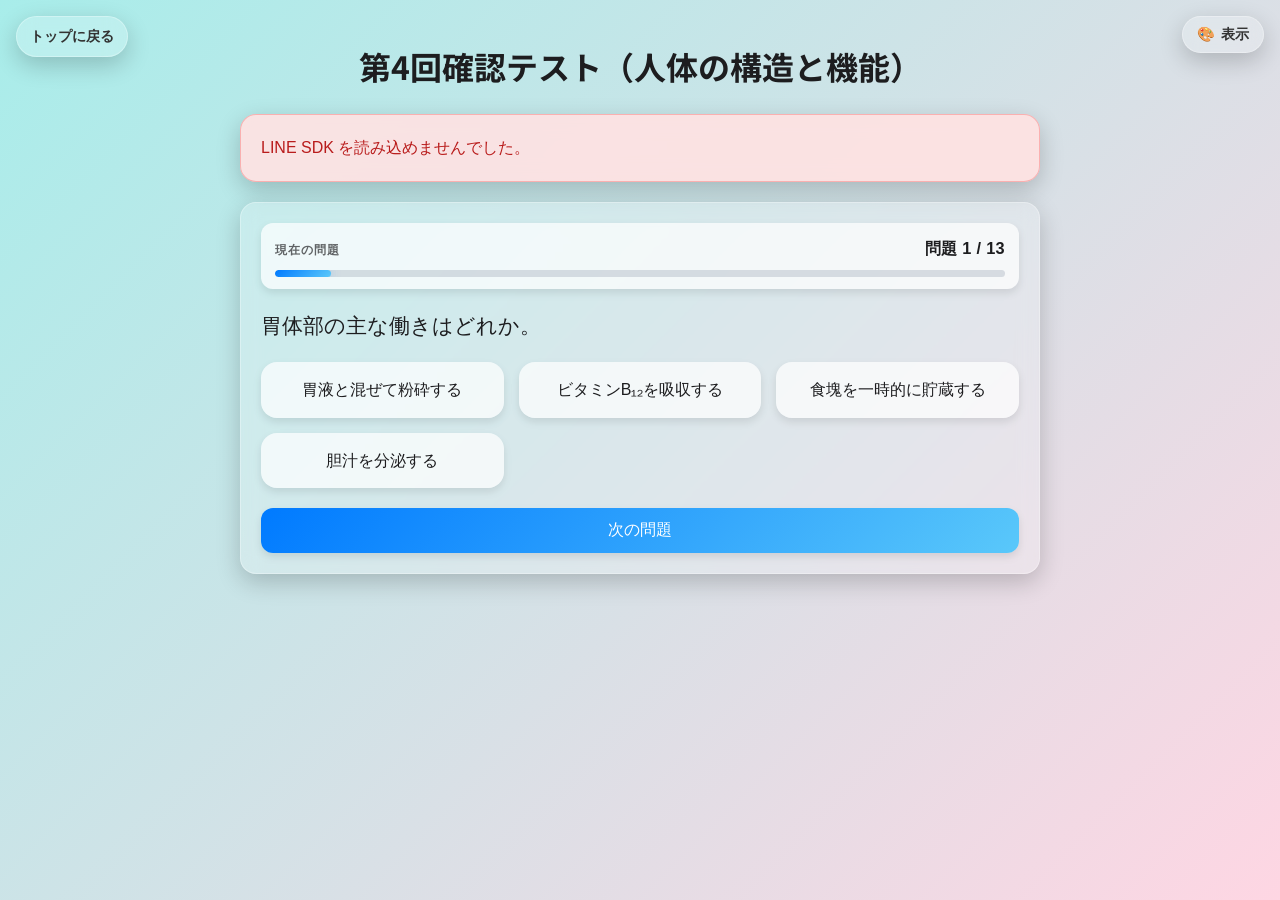
<file: 4th-test.html>
<!DOCTYPE html>
<html lang="ja">
<head>
  <link href="https://fonts.googleapis.com/css2?family=Noto+Sans+JP:wght@400;700&display=swap" rel="stylesheet">
  <meta charset="UTF-8">
  <meta name="viewport" content="width=device-width, initial-scale=1.0">
  <title>第4回確認テスト（人体の構造と機能）</title>
  <style>
    body {
      font-family: -apple-system, BlinkMacSystemFont, 'Segoe UI', Roboto, Oxygen, Ubuntu, Cantarell, 'Open Sans', 'Helvetica Neue', sans-serif;
      line-height: 1.6;
      color: #333;
      background: linear-gradient(135deg, #a8edea, #fed6e3);
      background-size: cover; 
      background-repeat: no-repeat;
      background-attachment: fixed;
      padding: 20px;
      margin: 0;
    }
    .container {
      max-width: 800px;
      margin: 0 auto;
    }
    h1, h2 {
  font-family: 'Noto Sans JP', sans-serif;
  font-weight: 700;

}
    .quiz-container, .result-card {
  background-color: rgba(255, 255, 255, 0.2);
  backdrop-filter: blur(10px);
  border-radius: 16px;
  padding: 20px;
  box-shadow: 0 8px 24px rgba(0, 0, 0, 0.2);
  margin-bottom: 20px;
  border: 1px solid rgba(255, 255, 255, 0.3);
    }
    .question {
      font-size: 1.3em;
      margin-bottom: 20px;
      color: #1d1d1f;
    }
    .options {
      display: grid;
      grid-template-columns: repeat(auto-fit, minmax(200px, 1fr));
      gap: 15px;
    }
    .option {
      background-color: rgba(255, 255, 255, 0.7);
  border: none;
  border-radius: 16px;
  padding: 15px;
  font-size: 1em;
  cursor: pointer;
  transition: background 0.3s ease 0.1s, transform 0.3s ease;
  text-align: center;
  position: relative;
  overflow: hidden;
  box-shadow: 0 4px 8px rgba(0, 0, 0, 0.1);
    }
    .option:hover {
      background: linear-gradient(135deg, #a8edea, #fed6e3);
  box-shadow: 0 8px 16px rgba(0, 0, 0, 0.2);
    }
    .option.selected {
      background-color: #007aff;
      color: #fff;
    }
    .option.disabled {
      background: linear-gradient(135deg, #a8edea, #fed6e3);
  box-shadow: 0 8px 16px rgba(0, 0, 0, 0.2);
  pointer-events: none;
      }
    /* 正解時のグラデーション */
.option.correct {
  background: linear-gradient(135deg, #34c759, #a8e6cf); /* 正解のグラデーション */
  color: #fff;
}

/* 不正解時のグラデーション */
.option.incorrect {
  background: linear-gradient(135deg, #ff3b30, #ff9a8b); /* 不正解のグラデーション */
  color: #fff;
}

    .option::after {
      content: '';
      position: absolute;
      top: 0;
      left: 0;
      width: 100%;
      height: 100%;
      background: rgba(0,0,0,0.1);
      opacity: 0;
      transition: opacity 0.3s;
    }
    .option:active::after {
      transform: scale(0.98);
    }
    .explanation {
  margin-top: 20px;
  font-size: 1em;
  color: #333;
  background-color: rgba(255, 255, 255, 0.8);
  backdrop-filter: blur(10px);
  border-left: 5px solid #4caf50;
  border-radius: 12px;
  padding: 15px;
  box-shadow: 0 4px 8px rgba(0, 0, 0, 0.1);
  opacity: 1; /* 修正 */
  transition: opacity 0.3s ease;
}

.explanation-header {
  display: flex;
  align-items: center;
  margin-bottom: 10px;
  font-weight: bold;
  color: #4caf50;
}

.explanation-icon {
  font-size: 1.5em;
  margin-right: 10px;
}
    .nav-button {
  background: linear-gradient(135deg, #007aff, #5ac8fa);
  color: #fff;
  border: none;
  border-radius: 12px;
  padding: 12px 24px;
  font-size: 1em;
  cursor: pointer;
  transition: background 0.3s ease, transform 0.2s ease;
  margin-top: 20px;
  width: 100%;
  box-shadow: 0 4px 8px rgba(0, 0, 0, 0.1);
}

.nav-button:hover {
  background: linear-gradient(135deg, #005bb5, #4aa0d3);
  box-shadow: 0 8px 16px rgba(0, 0, 0, 0.2);
}

.nav-button:active {
  transform: scale(0.98);
}
    .result-card {
      margin-bottom: 20px;
    }
    .result-card h3 {
      font-size: 1.2em;
      margin-bottom: 10px;
    }
    .result-status {
      font-weight: bold;
      margin-bottom: 10px;
    }
    .correct {
      color: #34c759;
    }
    .incorrect {
      color: #ff3b30;
    }
    #attendance-link {
      background-color: #34c759;
      color: white;
      padding: 15px;
      border-radius: 12px;
      margin-top: 20px;
      text-align: center;
      display: none;
    }
    #attendance-link a {
      color: white;
      text-decoration: none;
      font-weight: bold;
    }
    #attendance-link a:hover {
      text-decoration: underline;
    }
  </style>
  <script>
    (function () {
      try {
        var theme = localStorage.getItem("jintainokouzoutokinou.quizTheme");
        if (theme) {
          document.documentElement.setAttribute("data-quiz-theme", theme);
        }
        var scale = localStorage.getItem("jintainokouzoutokinou.quizFontScale");
        if (scale) {
          document.documentElement.style.setProperty("--q-font-scale", scale);
        }
      } catch (error) {}
    })();
  </script>
  <link rel="stylesheet" href="quiz-base.css?v=20260729-progress">
  <link rel="stylesheet" href="quiz-themes.css?v=20260728-theme">
</head>
<body>
  <div class="container">
    <h1 style="text-align: center;">第4回確認テスト（人体の構造と機能）</h1>
    <div id="line-auth-status" class="result-card" style="display: none;"></div>
    <div id="quiz-container" class="quiz-container">
      <div id="quiz-content">
        <div id="question" class="question"></div>
        <div id="options" class="options"></div>
        <div id="explanation" class="explanation"></div>
      </div>
      <button id="next" class="nav-button" onclick="nextQuestion()">次の問題</button>
    </div>
    <div id="result-container"></div>
    <div id="attendance-link"></div>
  </div>
  
  
  <script>
    const quizData = [
  {
    "question": "胃体部の主な働きはどれか。",
    "options": [
      "食塊を一時的に貯蔵する",
      "胃液と混ぜて粉砕する",
      "胆汁を分泌する",
      "ビタミンB₁₂を吸収する"
    ],
    "answer": 1,
    "explanation": "胃体部では強い蠕動運動により食塊を胃液と混和し、細かく粉砕する機能が中心である。"
  },
  {
    "question": "食塊を一時的に貯蔵する胃の部位はどれか。",
    "options": [
      "噴門部",
      "胃底部",
      "幽門部",
      "胃角"
    ],
    "answer": 1,
    "explanation": "噴門部から胃底部にかけては伸展性が高く、食塊を短時間貯蔵する役割を担う。"
  },
  {
    "question": "三大唾液腺に含まれないのはどれか。",
    "options": [
      "耳下腺",
      "顎下腺",
      "舌下腺",
      "膵臓"
    ],
    "answer": 3,
    "explanation": "三大唾液腺は耳下腺・顎下腺・舌下腺であり、膵臓は唾液腺ではなく消化液（膵液）を分泌する外分泌腺である。"
  },
  {
    "question": "食道が横隔膜を通過するときの開口部はどれか。",
    "options": [
      "大動脈裂孔",
      "食道裂孔",
      "腸骨稜",
      "大網孔"
    ],
    "answer": 1,
    "explanation": "食道は横隔膜を貫く食道裂孔（高さT10付近）を通って胃へ続く。"
  },
  {
    "question": "小腸と大腸の境界に位置し、内容物の逆流を防ぐ弁はどれか。",
    "options": [
      "幽門弁",
      "回盲弁",
      "大網弁",
      "肛門弁"
    ],
    "answer": 1,
    "explanation": "回盲弁（バウヒン弁）は回腸末端と盲腸の移行部にあり、大腸内容の小腸への逆流を防止する。"
  },
  {
    "question": "大腸に分類されない部位はどれか。",
    "options": [
      "上行結腸",
      "横行結腸",
      "盲腸",
      "十二指腸"
    ],
    "answer": 3,
    "explanation": "十二指腸は小腸の最初の部分であり、大腸（盲腸・結腸・直腸など）には含まれない。"
  },
 {
  "question": "肝臓の下面に付着し、胆汁を一時的に貯蔵する袋状の臓器はどれか。",
  "options": [
    "胆嚢",
    "胆管",
    "膵臓",
    "脾臓"
  ],
  "answer": 0,
  "explanation": "胆汁は肝臓で作られた後、肝臓下面にある胆嚢に蓄えられ、食後に十二指腸へ排出される。"
},
  {
    "question": "膵臓で内分泌機能を担う構造はどれか。",
    "options": [
      "外分泌腺房",
      "ランゲルハンス島",
      "胆嚢腺窩",
      "ブルンナー腺"
    ],
    "answer": 1,
    "explanation": "ランゲルハンス島（膵島）はインスリンやグルカゴンなどのホルモンを分泌する膵臓の内分泌部位である。"
  },
  {
    "question": "嚥下時に喉頭口を塞ぎ、食物が気道に入らないようにする構造はどれか。",
    "options": [
      "口蓋垂",
      "口蓋扁桃",
      "喉頭蓋",
      "舌根"
    ],
    "answer": 2,
    "explanation": "嚥下第2相（咽頭相）では、喉頭蓋が後下方に倒れて喉頭口を塞ぐとともに声門が閉鎖し、食塊は食道へ送られる。この機能が低下すると誤嚥性肺炎のリスクが高まる。"
  },
  {
    "question": "胃の区分を噴門側から幽門側へ正しい順序に並べたものはどれか。",
    "options": [
      "噴門部 → 幽門部 → 胃体部 → 胃底部",
      "噴門部 → 胃底部 → 胃体部 → 幽門部",
      "胃底部 → 噴門部 → 胃体部 → 幽門部",
      "噴門部 → 胃体部 → 胃底部 → 幽門部"
    ],
    "answer": 1,
    "explanation": "食物の流れは食道→噴門→胃底部（ドーム状の上部）→胃体部（中央部、蠕動で混和・粉砕）→角切痕→幽門部→十二指腸の順である。"
  },
  {
    "question": "肝門を通過する構造物の組合せとして正しいのはどれか。",
    "options": [
      "下大静脈・肝静脈・総胆管",
      "固有肝動脈・門脈・総胆管",
      "上腸間膜動脈・脾静脈・膵管",
      "腹腔動脈・奇静脈・リンパ管"
    ],
    "answer": 1,
    "explanation": "肝門では固有肝動脈（酸素の多い動脈血）、門脈（消化管からの栄養に富む静脈血）、総胆管（胆汁の排出路）の3本が出入りする。下大静脈は肝臓の後面を通り、肝静脈を介して肝の血液を受け取るが肝門は通らない。"
  },
  {
    "question": "総胆管と主膵管が合流し、十二指腸下行部に開口する部位はどれか。",
    "options": [
      "幽門",
      "ファーター乳頭（大十二指腸乳頭）",
      "トライツ靭帯",
      "回盲弁"
    ],
    "answer": 1,
    "explanation": "総胆管と主膵管は十二指腸下行部のファーター乳頭（大十二指腸乳頭）で合流して開口し、オッディ括約筋によって胆汁・膵液の排出が調節される。"
  },
  {
    "question": "小腸の一部である回腸末端が流入する大腸の部位はどれか。",
    "options": [
      "上行結腸",
      "盲腸",
      "S状結腸",
      "直腸"
    ],
    "answer": 1,
    "explanation": "回腸末端は盲腸に流入し、その移行部に回盲弁（バウヒン弁）がある。盲腸からは虫垂が突出する。"
  }
]
;

      let currentQuestion = 0;
    let score = 0;
    let userAnswers = [];
    let shuffledOptions = [];

    function shuffleArray(array) {
      for (let i = array.length - 1; i > 0; i--) {
        const j = Math.floor(Math.random() * (i + 1));
        [array[i], array[j]] = [array[j], array[i]];
      }
      return array;
    }

    function loadQuestion() {
      const question = quizData[currentQuestion];
      document.getElementById('question').textContent = question.question;

      shuffledOptions = shuffleArray([...question.options]);
      const optionsHtml = shuffledOptions.map((option, index) => `
        <div class="option" onclick="selectOption(${index})">${option}</div>
      `).join('');

      document.getElementById('options').innerHTML = optionsHtml;

      // 解説のリセット
      const explanationEl = document.getElementById('explanation');
      explanationEl.style.opacity = '0';
      explanationEl.style.display = 'none';
    }

    function selectOption(index) {
  const options = document.querySelectorAll('.option');
  if (options[index].classList.contains('disabled')) {
    return;
  }

  // すべての選択肢を無効化
  options.forEach(option => {
    option.classList.add('disabled');
  });

  // 選択肢を選んだときに`selected`クラスを追加
  options[index].classList.add('selected');

  // 現在の問題を取得
  const question = quizData[currentQuestion];
  const selectedAnswerIndex = question.options.indexOf(shuffledOptions[index]);
  userAnswers[currentQuestion] = selectedAnswerIndex;

  // 解説の表示内容を設定
  const explanationEl = document.getElementById('explanation');
  explanationEl.innerHTML = `
    <div class="explanation-header">
      <span class="explanation-icon">💡</span>
      解説
    </div>
    ${question.explanation}
  `;
  
  // 一旦解説を見えないようにしてから表示の遅延を設定
  explanationEl.style.opacity = '0';
  explanationEl.style.display = 'block'; // まず表示を「block」にする

  // 遅延を設定して解説をフェードイン
  setTimeout(() => {
    explanationEl.style.opacity = '1'; // 遅れてopacityを1にする
  }, 200); // 200msの遅延を設定

  // 正解・不正解のクラスを付与してグラデーションを適用
  if (selectedAnswerIndex === question.answer) {
    explanationEl.style.backgroundColor = '#e8f5e9';
    explanationEl.style.borderLeftColor = '#4caf50';
    options[index].classList.add('correct'); // 正解時に`correct`クラスを追加
  } else {
    explanationEl.style.backgroundColor = '#ffebee';
    explanationEl.style.borderLeftColor = '#f44336';
    options[index].classList.add('incorrect'); // 不正解時に`incorrect`クラスを追加
  }
}

    function nextQuestion() {
      const selectedOption = document.querySelector('.option.selected');
      if (selectedOption === null) {
        alert('選択肢を選んでください');
        return; 
      }

      if (currentQuestion < quizData.length - 1) {
        currentQuestion++;
        loadQuestion();
      } else {
        showResult();
      }
    }

    async function showResult() {
      score = userAnswers.reduce((total, answer, index) => 
        total + (answer === quizData[index].answer ? 1 : 0), 0);

      const resultContainer = document.getElementById('result-container');
      const quizContainer = document.getElementById('quiz-container');
      quizContainer.style.display = 'none';

      const percentage = (score / quizData.length) * 100;
      let resultHtml = `
        <h2>クイズ結果</h2>
        <p>正解数: ${score} / ${quizData.length}</p>
        <p>正答率: ${percentage.toFixed(2)}%</p>
      `;

      quizData.forEach((question, index) => {
        const isCorrect = userAnswers[index] === question.answer;
        resultHtml += `
          <div class="result-card">
            <h3>問題 ${index + 1}</h3>
            <p class="result-status ${isCorrect ? 'correct' : 'incorrect'}">
              ${isCorrect ? '正解' : '不正解'}
            </p>
            <p><strong>質問:</strong> ${question.question}</p>
            <p><strong>あなたの回答:</strong> ${question.options[userAnswers[index]] || '未回答'}</p>
            <p><strong>正解:</strong> ${question.options[question.answer]}</p>
            <p><strong>説明:</strong> ${question.explanation}</p>
          </div>
        `;
      });

      resultHtml += `<button class="nav-button" onclick="restartQuiz()">もう一度挑戦する</button>`;
      resultHtml += `<button class="nav-button" onclick="goToTopPage()">トップページに戻る</button>`;
      resultContainer.innerHTML = resultHtml;

      if (window.quizIntegration) {
        await window.quizIntegration.submitQuizResult({
          quizNo: window.quizIntegration.getQuizNo(),
          quizTitle: document.title,
          score,
          totalQuestions: quizData.length,
          userAnswers,
          quizData
        });
      }
    }

    function restartQuiz() {
      currentQuestion = 0;
      score = 0;
      userAnswers = [];
      shuffledOptions = [];
      document.getElementById('quiz-container').style.display = 'block';
      document.getElementById('result-container').innerHTML = '';
      if (window.quizIntegration) {
        window.quizIntegration.resetResultMessage();
      } else {
        document.getElementById('attendance-link').style.display = 'none';
      }
      loadQuestion();
    }

    function goToTopPage() {
      window.location.href = 'index.html';
    }

    loadQuestion();
  </script>
  <script src="https://static.line-scdn.net/liff/edge/2/sdk.js"></script>
  <script src="quiz-auth-config.js"></script>
  <script src="quiz-integration.js?v=20260802-save-guard"></script>
  <script src="quiz-navigation.js?v=20260728-quiz-ui-3"></script>
  <script src="quiz-progress.js?v=20260729-progress"></script>
  <script src="quiz-effects.js?v=20260728-canvas-petals"></script>
  <script src="quiz-glass.js?v=20260728-theme"></script>
  <script src="quiz-theme-switcher.js?v=20260728-theme"></script>
</body>
</html>
</file>
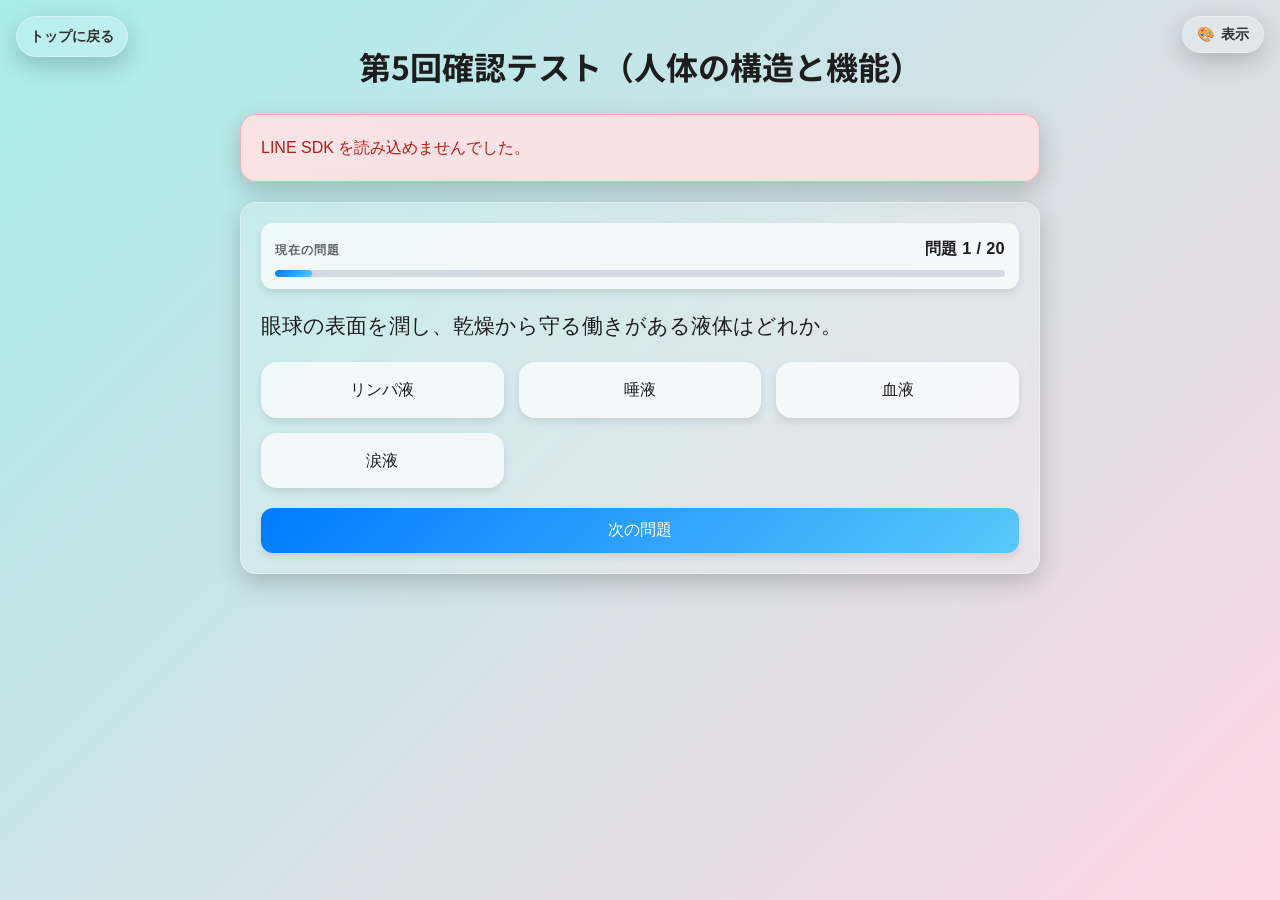
<file: 5th-test.html>
<!DOCTYPE html>
<html lang="ja">
<head>
  <link href="https://fonts.googleapis.com/css2?family=Noto+Sans+JP:wght@400;700&display=swap" rel="stylesheet">
  <meta charset="UTF-8">
  <meta name="viewport" content="width=device-width, initial-scale=1.0">
  <title>第5回確認テスト（人体の構造と機能）</title>
  <style>
    body {
      font-family: -apple-system, BlinkMacSystemFont, 'Segoe UI', Roboto, Oxygen, Ubuntu, Cantarell, 'Open Sans', 'Helvetica Neue', sans-serif;
      line-height: 1.6;
      color: #333;
      background: linear-gradient(135deg, #a8edea, #fed6e3);
      background-size: cover; 
      background-repeat: no-repeat;
      background-attachment: fixed;
      padding: 20px;
      margin: 0;
    }
    .container {
      max-width: 800px;
      margin: 0 auto;
    }
    h1, h2 {
  font-family: 'Noto Sans JP', sans-serif;
  font-weight: 700;

}
    .quiz-container, .result-card {
  background-color: rgba(255, 255, 255, 0.2);
  backdrop-filter: blur(10px);
  border-radius: 16px;
  padding: 20px;
  box-shadow: 0 8px 24px rgba(0, 0, 0, 0.2);
  margin-bottom: 20px;
  border: 1px solid rgba(255, 255, 255, 0.3);
    }
    .question {
      font-size: 1.3em;
      margin-bottom: 20px;
      color: #1d1d1f;
    }
    .options {
      display: grid;
      grid-template-columns: repeat(auto-fit, minmax(200px, 1fr));
      gap: 15px;
    }
    .option {
      background-color: rgba(255, 255, 255, 0.7);
  border: none;
  border-radius: 16px;
  padding: 15px;
  font-size: 1em;
  cursor: pointer;
  transition: background 0.3s ease 0.1s, transform 0.3s ease;
  text-align: center;
  position: relative;
  overflow: hidden;
  box-shadow: 0 4px 8px rgba(0, 0, 0, 0.1);
    }
    .option:hover {
      background: linear-gradient(135deg, #a8edea, #fed6e3);
  box-shadow: 0 8px 16px rgba(0, 0, 0, 0.2);
    }
    .option.selected {
      background-color: #007aff;
      color: #fff;
    }
    .option.disabled {
      background: linear-gradient(135deg, #a8edea, #fed6e3);
  box-shadow: 0 8px 16px rgba(0, 0, 0, 0.2);
  pointer-events: none;
      }
    /* 正解時のグラデーション */
.option.correct {
  background: linear-gradient(135deg, #34c759, #a8e6cf); /* 正解のグラデーション */
  color: #fff;
}

/* 不正解時のグラデーション */
.option.incorrect {
  background: linear-gradient(135deg, #ff3b30, #ff9a8b); /* 不正解のグラデーション */
  color: #fff;
}

    .option::after {
      content: '';
      position: absolute;
      top: 0;
      left: 0;
      width: 100%;
      height: 100%;
      background: rgba(0,0,0,0.1);
      opacity: 0;
      transition: opacity 0.3s;
    }
    .option:active::after {
      transform: scale(0.98);
    }
    .explanation {
  margin-top: 20px;
  font-size: 1em;
  color: #333;
  background-color: rgba(255, 255, 255, 0.8);
  backdrop-filter: blur(10px);
  border-left: 5px solid #4caf50;
  border-radius: 12px;
  padding: 15px;
  box-shadow: 0 4px 8px rgba(0, 0, 0, 0.1);
  opacity: 1; /* 修正 */
  transition: opacity 0.3s ease;
}

.explanation-header {
  display: flex;
  align-items: center;
  margin-bottom: 10px;
  font-weight: bold;
  color: #4caf50;
}

.explanation-icon {
  font-size: 1.5em;
  margin-right: 10px;
}
    .nav-button {
  background: linear-gradient(135deg, #007aff, #5ac8fa);
  color: #fff;
  border: none;
  border-radius: 12px;
  padding: 12px 24px;
  font-size: 1em;
  cursor: pointer;
  transition: background 0.3s ease, transform 0.2s ease;
  margin-top: 20px;
  width: 100%;
  box-shadow: 0 4px 8px rgba(0, 0, 0, 0.1);
}

.nav-button:hover {
  background: linear-gradient(135deg, #005bb5, #4aa0d3);
  box-shadow: 0 8px 16px rgba(0, 0, 0, 0.2);
}

.nav-button:active {
  transform: scale(0.98);
}
    .result-card {
      margin-bottom: 20px;
    }
    .result-card h3 {
      font-size: 1.2em;
      margin-bottom: 10px;
    }
    .result-status {
      font-weight: bold;
      margin-bottom: 10px;
    }
    .correct {
      color: #34c759;
    }
    .incorrect {
      color: #ff3b30;
    }
    #attendance-link {
      background-color: #34c759;
      color: white;
      padding: 15px;
      border-radius: 12px;
      margin-top: 20px;
      text-align: center;
      display: none;
    }
    #attendance-link a {
      color: white;
      text-decoration: none;
      font-weight: bold;
    }
    #attendance-link a:hover {
      text-decoration: underline;
    }
  </style>
  <script>
    (function () {
      try {
        var theme = localStorage.getItem("jintainokouzoutokinou.quizTheme");
        if (theme) {
          document.documentElement.setAttribute("data-quiz-theme", theme);
        }
        var scale = localStorage.getItem("jintainokouzoutokinou.quizFontScale");
        if (scale) {
          document.documentElement.style.setProperty("--q-font-scale", scale);
        }
      } catch (error) {}
    })();
  </script>
  <link rel="stylesheet" href="quiz-base.css?v=20260729-progress">
  <link rel="stylesheet" href="quiz-themes.css?v=20260728-theme">
</head>
<body>
  <div class="container">
    <h1 style="text-align: center;">第5回確認テスト（人体の構造と機能）</h1>
    <div id="line-auth-status" class="result-card" style="display: none;"></div>
    <div id="quiz-container" class="quiz-container">
      <div id="quiz-content">
        <div id="question" class="question"></div>
        <div id="options" class="options"></div>
        <div id="explanation" class="explanation"></div>
      </div>
      <button id="next" class="nav-button" onclick="nextQuestion()">次の問題</button>
    </div>
    <div id="result-container"></div>
    <div id="attendance-link"></div>
  </div>
  
  
  <script>
    const quizData = [
  {
    "question": "眼球の表面を潤し、乾燥から守る働きがある液体はどれか。",
    "options": [
      "血液",
      "唾液",
      "涙液",
      "リンパ液"
    ],
    "answer": 2,
    "explanation": "涙液は眼球表面を潤し、乾燥や異物から角膜・結膜を守る。"
  },
  {
    "question": "光を受け取り、視覚情報を神経信号へ変換する細胞が存在する膜状組織はどれか。",
    "options": [
      "角膜",
      "水晶体",
      "網膜",
      "強膜"
    ],
    "answer": 2,
    "explanation": "網膜には視細胞が存在し、光刺激を神経信号へ変換する。"
  },
  {
    "question": "眼球を上下左右に動かす働きを担う筋肉群はどれか。",
    "options": [
      "内眼筋",
      "眼輪筋",
      "外眼筋",
      "毛様体筋"
    ],
    "answer": 2,
    "explanation": "外眼筋は眼球外側に付着し、眼球運動を行う筋群である。"
  },
  {
    "question": "眼球前部を満たし、眼圧の維持や角膜・水晶体への栄養供給に関わる液体はどれか。",
    "options": [
      "硝子体液",
      "眼房水",
      "涙液",
      "リンパ液"
    ],
    "answer": 1,
    "explanation": "眼房水は前房・後房を満たし、眼圧維持と栄養供給に関わる。"
  },
  {
    "question": "聴覚と平衡感覚の感覚細胞が存在するのは、耳のどの部分か。",
    "options": [
      "外耳",
      "中耳",
      "内耳",
      "耳管"
    ],
    "answer": 2,
    "explanation": "内耳には蝸牛、前庭、半規管があり、聴覚と平衡感覚の受容器を含む。"
  },
  {
    "question": "螺旋状の形をした内耳の聴覚器官はどれか。",
    "options": [
      "前庭",
      "半規管",
      "蝸牛",
      "耳小骨"
    ],
    "answer": 2,
    "explanation": "蝸牛は螺旋状の構造で、音の振動を感知する聴覚器官である。"
  },
  {
    "question": "頭部の傾きや直線加速度を感知する内耳の受容器はどれか。",
    "options": [
      "蝸牛",
      "半規管",
      "平衡斑",
      "鼓膜"
    ],
    "answer": 2,
    "explanation": "平衡斑は耳石器にあり、重力方向や直線加速度を感知する。"
  },
  {
    "question": "頭部の回転、つまり角加速度を感知する内耳の構造はどれか。",
    "options": [
      "平衡斑",
      "蝸牛",
      "半規管",
      "耳管"
    ],
    "answer": 2,
    "explanation": "半規管は頭部の回転運動を感知し、姿勢保持や視線安定に関わる。"
  },
  {
    "question": "エレベーターの昇降を感じる感覚に最も関係するのはどれか。",
    "options": [
      "音を聞く感覚",
      "回転を感じる感覚",
      "直線加速度を感じる感覚",
      "色を識別する感覚"
    ],
    "answer": 2,
    "explanation": "上下方向の動きは直線加速度であり、耳石器の平衡斑が関与する。"
  },
  {
    "question": "頭部が動いても視線を保つ前庭動眼反射に、主に入力を与える感覚情報はどれか。",
    "options": [
      "皮膚からの触覚情報",
      "内耳からの平衡感覚情報",
      "鼻からの嗅覚情報",
      "味蕾からの味覚情報"
    ],
    "answer": 1,
    "explanation": "内耳の前庭器官からの情報は眼球運動を調節し、視界を安定させる。"
  },
  {
    "question": "中耳に存在する耳小骨を、鼓膜側から内耳側へ正しい順序で並べたものはどれか。",
    "options": [
      "ツチ骨 → キヌタ骨 → アブミ骨",
      "アブミ骨 → キヌタ骨 → ツチ骨",
      "キヌタ骨 → ツチ骨 → アブミ骨",
      "ツチ骨 → アブミ骨 → キヌタ骨"
    ],
    "answer": 0,
    "explanation": "鼓膜の振動はツチ骨、キヌタ骨、アブミ骨の順に伝わり、内耳へ伝達される。"
  },
  {
    "question": "網膜上で視細胞が存在せず、生理的盲点となる部位はどれか。",
    "options": [
      "中心窩",
      "黄斑部",
      "視神経乳頭",
      "毛様体"
    ],
    "answer": 2,
    "explanation": "視神経乳頭では視神経線維が眼球を出るため視細胞が存在しない。"
  },
  {
    "question": "網膜で最も視力が高く、色覚に関わる錐体細胞が密集する部位はどれか。",
    "options": [
      "視神経乳頭",
      "中心窩",
      "毛様体",
      "脈絡膜"
    ],
    "answer": 1,
    "explanation": "中心窩は黄斑部の中央にあり、錐体細胞が密集して精細な視覚を担う。"
  },
  {
    "question": "眼房水を産生し、水晶体の厚み調節にも関わる構造はどれか。",
    "options": [
      "角膜",
      "虹彩",
      "毛様体",
      "強膜"
    ],
    "answer": 2,
    "explanation": "毛様体は眼房水を産生し、毛様体筋により水晶体の厚みを調節する。"
  },
  {
    "question": "蝸牛管内にあり、音の振動を感知する聴覚の受容器はどれか。",
    "options": [
      "ラセン器（コルチ器）",
      "平衡斑",
      "膨大部稜",
      "耳石膜"
    ],
    "answer": 0,
    "explanation": "ラセン器には有毛細胞があり、音の機械的振動を神経信号へ変換する。"
  },
  {
    "question": "眼球の最前部にあり、透明で光を大きく屈折させる構造はどれか。",
    "options": [
      "角膜",
      "網膜",
      "強膜",
      "脈絡膜"
    ],
    "answer": 0,
    "explanation": "角膜は眼球前面の透明な膜で、光を眼内へ入れ屈折させる。"
  },
  {
    "question": "遠近調節で厚みが変化し、光を網膜上に焦点化する透明な構造はどれか。",
    "options": [
      "虹彩",
      "水晶体",
      "硝子体",
      "結膜"
    ],
    "answer": 1,
    "explanation": "水晶体は厚みを変えて屈折力を調節し、網膜に焦点を合わせる。"
  },
  {
    "question": "瞳孔の大きさを調節し、眼に入る光の量を調整する構造はどれか。",
    "options": [
      "角膜",
      "水晶体",
      "虹彩",
      "網膜"
    ],
    "answer": 2,
    "explanation": "虹彩は瞳孔径を変化させ、眼内に入る光量を調整する。"
  },
  {
    "question": "外耳道の奥にあり、音波を受けて振動する膜はどれか。",
    "options": [
      "前庭窓",
      "鼓膜",
      "耳管",
      "蝸牛管"
    ],
    "answer": 1,
    "explanation": "鼓膜は外耳と中耳の境界にあり、音波を振動として耳小骨へ伝える。"
  },
  {
    "question": "中耳と咽頭を連絡し、中耳内の圧を調整する管はどれか。",
    "options": [
      "蝸牛管",
      "半規管",
      "外耳道",
      "耳管"
    ],
    "answer": 3,
    "explanation": "耳管は中耳腔と咽頭をつなぎ、鼓膜の両側の圧を調整する。"
  }
]
;

      let currentQuestion = 0;
    let score = 0;
    let userAnswers = [];
    let shuffledOptions = [];

    function shuffleArray(array) {
      for (let i = array.length - 1; i > 0; i--) {
        const j = Math.floor(Math.random() * (i + 1));
        [array[i], array[j]] = [array[j], array[i]];
      }
      return array;
    }

    function loadQuestion() {
      const question = quizData[currentQuestion];
      document.getElementById('question').textContent = question.question;

      shuffledOptions = shuffleArray([...question.options]);
      const optionsHtml = shuffledOptions.map((option, index) => `
        <div class="option" onclick="selectOption(${index})">${option}</div>
      `).join('');

      document.getElementById('options').innerHTML = optionsHtml;

      // 解説のリセット
      const explanationEl = document.getElementById('explanation');
      explanationEl.style.opacity = '0';
      explanationEl.style.display = 'none';
    }

    function selectOption(index) {
  const options = document.querySelectorAll('.option');
  if (options[index].classList.contains('disabled')) {
    return;
  }

  // すべての選択肢を無効化
  options.forEach(option => {
    option.classList.add('disabled');
  });

  // 選択肢を選んだときに`selected`クラスを追加
  options[index].classList.add('selected');

  // 現在の問題を取得
  const question = quizData[currentQuestion];
  const selectedAnswerIndex = question.options.indexOf(shuffledOptions[index]);
  userAnswers[currentQuestion] = selectedAnswerIndex;

  // 解説の表示内容を設定
  const explanationEl = document.getElementById('explanation');
  explanationEl.innerHTML = `
    <div class="explanation-header">
      <span class="explanation-icon">💡</span>
      解説
    </div>
    ${question.explanation}
  `;
  
  // 一旦解説を見えないようにしてから表示の遅延を設定
  explanationEl.style.opacity = '0';
  explanationEl.style.display = 'block'; // まず表示を「block」にする

  // 遅延を設定して解説をフェードイン
  setTimeout(() => {
    explanationEl.style.opacity = '1'; // 遅れてopacityを1にする
  }, 200); // 200msの遅延を設定

  // 正解・不正解のクラスを付与してグラデーションを適用
  if (selectedAnswerIndex === question.answer) {
    explanationEl.style.backgroundColor = '#e8f5e9';
    explanationEl.style.borderLeftColor = '#4caf50';
    options[index].classList.add('correct'); // 正解時に`correct`クラスを追加
  } else {
    explanationEl.style.backgroundColor = '#ffebee';
    explanationEl.style.borderLeftColor = '#f44336';
    options[index].classList.add('incorrect'); // 不正解時に`incorrect`クラスを追加
  }
}

    function nextQuestion() {
      const selectedOption = document.querySelector('.option.selected');
      if (selectedOption === null) {
        alert('選択肢を選んでください');
        return; 
      }

      if (currentQuestion < quizData.length - 1) {
        currentQuestion++;
        loadQuestion();
      } else {
        showResult();
      }
    }

    async function showResult() {
      score = userAnswers.reduce((total, answer, index) => 
        total + (answer === quizData[index].answer ? 1 : 0), 0);

      const resultContainer = document.getElementById('result-container');
      const quizContainer = document.getElementById('quiz-container');
      quizContainer.style.display = 'none';

      const percentage = (score / quizData.length) * 100;
      let resultHtml = `
        <h2>クイズ結果</h2>
        <p>正解数: ${score} / ${quizData.length}</p>
        <p>正答率: ${percentage.toFixed(2)}%</p>
      `;

      quizData.forEach((question, index) => {
        const isCorrect = userAnswers[index] === question.answer;
        resultHtml += `
          <div class="result-card">
            <h3>問題 ${index + 1}</h3>
            <p class="result-status ${isCorrect ? 'correct' : 'incorrect'}">
              ${isCorrect ? '正解' : '不正解'}
            </p>
            <p><strong>質問:</strong> ${question.question}</p>
            <p><strong>あなたの回答:</strong> ${question.options[userAnswers[index]] || '未回答'}</p>
            <p><strong>正解:</strong> ${question.options[question.answer]}</p>
            <p><strong>説明:</strong> ${question.explanation}</p>
          </div>
        `;
      });

      resultHtml += `<button class="nav-button" onclick="restartQuiz()">もう一度挑戦する</button>`;
      resultHtml += `<button class="nav-button" onclick="goToTopPage()">トップページに戻る</button>`;
      resultContainer.innerHTML = resultHtml;

      if (window.quizIntegration) {
        await window.quizIntegration.submitQuizResult({
          quizNo: window.quizIntegration.getQuizNo(),
          quizTitle: document.title,
          score,
          totalQuestions: quizData.length,
          userAnswers,
          quizData
        });
      }
    }

    function restartQuiz() {
      currentQuestion = 0;
      score = 0;
      userAnswers = [];
      shuffledOptions = [];
      document.getElementById('quiz-container').style.display = 'block';
      document.getElementById('result-container').innerHTML = '';
      if (window.quizIntegration) {
        window.quizIntegration.resetResultMessage();
      } else {
        document.getElementById('attendance-link').style.display = 'none';
      }
      loadQuestion();
    }

    function goToTopPage() {
      window.location.href = 'index.html';
    }

    loadQuestion();
  </script>
  <script src="https://static.line-scdn.net/liff/edge/2/sdk.js"></script>
  <script src="quiz-auth-config.js"></script>
  <script src="quiz-integration.js?v=20260802-save-guard"></script>
  <script src="quiz-navigation.js?v=20260728-quiz-ui-3"></script>
  <script src="quiz-progress.js?v=20260729-progress"></script>
  <script src="quiz-effects.js?v=20260728-canvas-petals"></script>
  <script src="quiz-glass.js?v=20260728-theme"></script>
  <script src="quiz-theme-switcher.js?v=20260728-theme"></script>
</body>
</html>
</file>
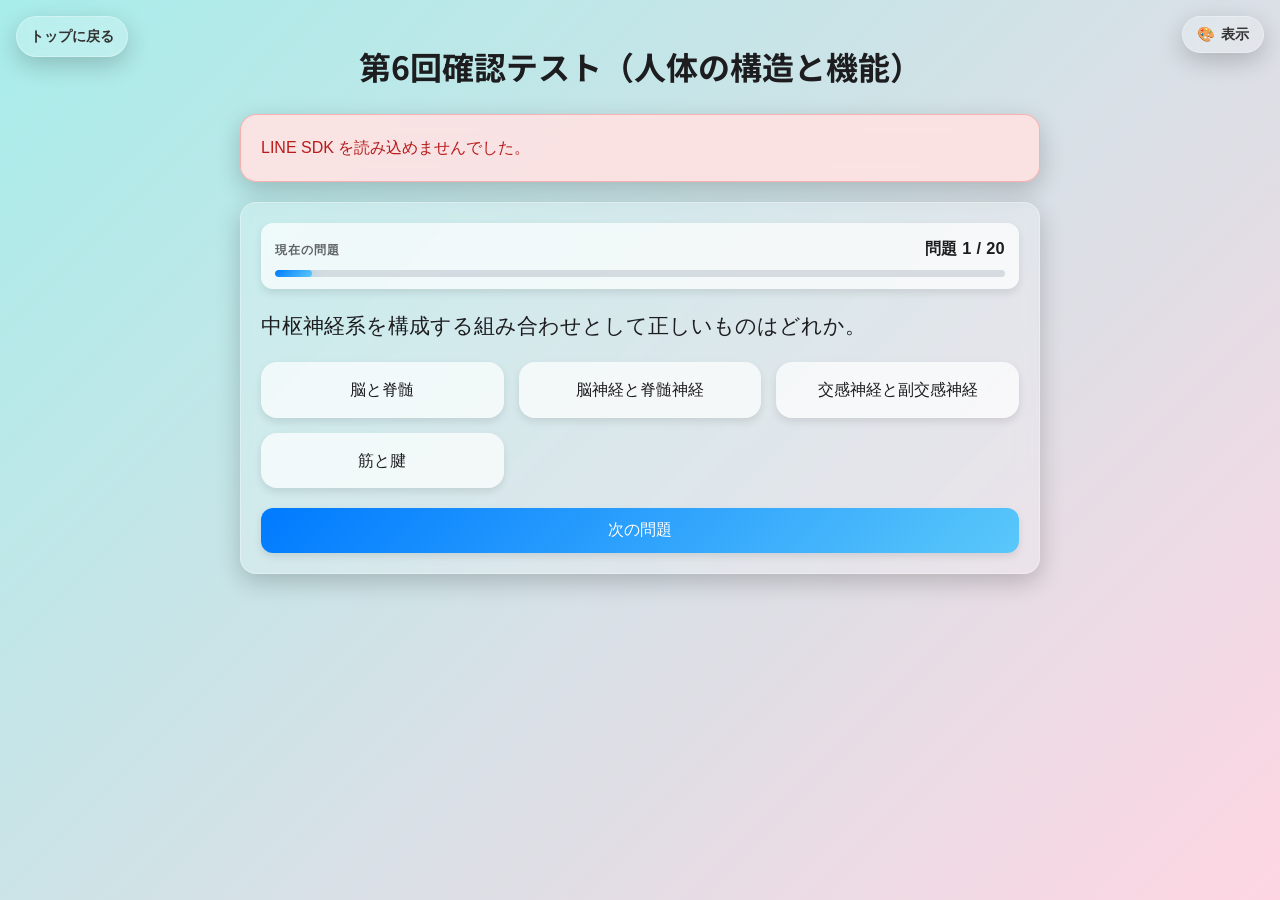
<file: 6th-test.html>
<!DOCTYPE html>
<html lang="ja">
<head>
  <link href="https://fonts.googleapis.com/css2?family=Noto+Sans+JP:wght@400;700&display=swap" rel="stylesheet">
  <meta charset="UTF-8">
  <meta name="viewport" content="width=device-width, initial-scale=1.0">
  <title>第6回確認テスト（人体の構造と機能）</title>
  <style>
    body {
      font-family: -apple-system, BlinkMacSystemFont, 'Segoe UI', Roboto, Oxygen, Ubuntu, Cantarell, 'Open Sans', 'Helvetica Neue', sans-serif;
      line-height: 1.6;
      color: #333;
      background: linear-gradient(135deg, #a8edea, #fed6e3);
      background-size: cover; 
      background-repeat: no-repeat;
      background-attachment: fixed;
      padding: 20px;
      margin: 0;
    }
    .container {
      max-width: 800px;
      margin: 0 auto;
    }
    h1, h2 {
  font-family: 'Noto Sans JP', sans-serif;
  font-weight: 700;

}
    .quiz-container, .result-card {
  background-color: rgba(255, 255, 255, 0.2);
  backdrop-filter: blur(10px);
  border-radius: 16px;
  padding: 20px;
  box-shadow: 0 8px 24px rgba(0, 0, 0, 0.2);
  margin-bottom: 20px;
  border: 1px solid rgba(255, 255, 255, 0.3);
    }
    .question {
      font-size: 1.3em;
      margin-bottom: 20px;
      color: #1d1d1f;
    }
    .options {
      display: grid;
      grid-template-columns: repeat(auto-fit, minmax(200px, 1fr));
      gap: 15px;
    }
    .option {
      background-color: rgba(255, 255, 255, 0.7);
  border: none;
  border-radius: 16px;
  padding: 15px;
  font-size: 1em;
  cursor: pointer;
  transition: background 0.3s ease 0.1s, transform 0.3s ease;
  text-align: center;
  position: relative;
  overflow: hidden;
  box-shadow: 0 4px 8px rgba(0, 0, 0, 0.1);
    }
    .option:hover {
      background: linear-gradient(135deg, #a8edea, #fed6e3);
  box-shadow: 0 8px 16px rgba(0, 0, 0, 0.2);
    }
    .option.selected {
      background-color: #007aff;
      color: #fff;
    }
    .option.disabled {
      background: linear-gradient(135deg, #a8edea, #fed6e3);
  box-shadow: 0 8px 16px rgba(0, 0, 0, 0.2);
  pointer-events: none;
      }
    /* 正解時のグラデーション */
.option.correct {
  background: linear-gradient(135deg, #34c759, #a8e6cf); /* 正解のグラデーション */
  color: #fff;
}

/* 不正解時のグラデーション */
.option.incorrect {
  background: linear-gradient(135deg, #ff3b30, #ff9a8b); /* 不正解のグラデーション */
  color: #fff;
}

    .option::after {
      content: '';
      position: absolute;
      top: 0;
      left: 0;
      width: 100%;
      height: 100%;
      background: rgba(0,0,0,0.1);
      opacity: 0;
      transition: opacity 0.3s;
    }
    .option:active::after {
      transform: scale(0.98);
    }
    .explanation {
  margin-top: 20px;
  font-size: 1em;
  color: #333;
  background-color: rgba(255, 255, 255, 0.8);
  backdrop-filter: blur(10px);
  border-left: 5px solid #4caf50;
  border-radius: 12px;
  padding: 15px;
  box-shadow: 0 4px 8px rgba(0, 0, 0, 0.1);
  opacity: 1; /* 修正 */
  transition: opacity 0.3s ease;
}

.explanation-header {
  display: flex;
  align-items: center;
  margin-bottom: 10px;
  font-weight: bold;
  color: #4caf50;
}

.explanation-icon {
  font-size: 1.5em;
  margin-right: 10px;
}
    .nav-button {
  background: linear-gradient(135deg, #007aff, #5ac8fa);
  color: #fff;
  border: none;
  border-radius: 12px;
  padding: 12px 24px;
  font-size: 1em;
  cursor: pointer;
  transition: background 0.3s ease, transform 0.2s ease;
  margin-top: 20px;
  width: 100%;
  box-shadow: 0 4px 8px rgba(0, 0, 0, 0.1);
}

.nav-button:hover {
  background: linear-gradient(135deg, #005bb5, #4aa0d3);
  box-shadow: 0 8px 16px rgba(0, 0, 0, 0.2);
}

.nav-button:active {
  transform: scale(0.98);
}
    .result-card {
      margin-bottom: 20px;
    }
    .result-card h3 {
      font-size: 1.2em;
      margin-bottom: 10px;
    }
    .result-status {
      font-weight: bold;
      margin-bottom: 10px;
    }
    .correct {
      color: #34c759;
    }
    .incorrect {
      color: #ff3b30;
    }
    #attendance-link {
      background-color: #34c759;
      color: white;
      padding: 15px;
      border-radius: 12px;
      margin-top: 20px;
      text-align: center;
      display: none;
    }
    #attendance-link a {
      color: white;
      text-decoration: none;
      font-weight: bold;
    }
    #attendance-link a:hover {
      text-decoration: underline;
    }
  </style>
  <script>
    (function () {
      try {
        var theme = localStorage.getItem("jintainokouzoutokinou.quizTheme");
        if (theme) {
          document.documentElement.setAttribute("data-quiz-theme", theme);
        }
        var scale = localStorage.getItem("jintainokouzoutokinou.quizFontScale");
        if (scale) {
          document.documentElement.style.setProperty("--q-font-scale", scale);
        }
      } catch (error) {}
    })();
  </script>
  <link rel="stylesheet" href="quiz-base.css?v=20260729-progress">
  <link rel="stylesheet" href="quiz-themes.css?v=20260728-theme">
</head>
<body>
  <div class="container">
    <h1 style="text-align: center;">第6回確認テスト（人体の構造と機能）</h1>
    <div id="line-auth-status" class="result-card" style="display: none;"></div>
    <div id="quiz-container" class="quiz-container">
      <div id="quiz-content">
        <div id="question" class="question"></div>
        <div id="options" class="options"></div>
        <div id="explanation" class="explanation"></div>
      </div>
      <button id="next" class="nav-button" onclick="nextQuestion()">次の問題</button>
    </div>
    <div id="result-container"></div>
    <div id="attendance-link"></div>
  </div>
  
  
  <script>
    const quizData = [
  {
    "question": "中枢神経系を構成する組み合わせとして正しいものはどれか。",
    "options": [
      "脳と脊髄",
      "脳神経と脊髄神経",
      "交感神経と副交感神経",
      "筋と腱"
    ],
    "answer": 0,
    "explanation": "中枢神経系は脳と脊髄から構成される。"
  },
  {
    "question": "神経活動の主役となり、情報を受け取り伝える細胞はどれか。",
    "options": [
      "グリア細胞",
      "ニューロン（神経細胞）",
      "赤血球",
      "上皮細胞"
    ],
    "answer": 1,
    "explanation": "ニューロンは神経情報の受容・統合・伝達を担う。"
  },
  {
    "question": "ニューロンを支持し、神経組織の環境維持などを担う細胞はどれか。",
    "options": [
      "骨細胞",
      "筋細胞",
      "グリア細胞",
      "脂肪細胞"
    ],
    "answer": 2,
    "explanation": "グリア細胞はニューロンを支持し、神経組織の機能維持を助ける。"
  },
  {
    "question": "有髄神経で興奮が髄鞘の切れ目を飛び飛びに伝わる現象はどれか。",
    "options": [
      "拡散",
      "跳躍伝導",
      "濾過",
      "蠕動運動"
    ],
    "answer": 1,
    "explanation": "有髄神経ではランビエ絞輪を介して興奮が跳躍伝導する。"
  },
  {
    "question": "活動電位は、神経細胞で起こるどの現象を表すか。",
    "options": [
      "興奮の発生と伝導",
      "細胞分裂",
      "骨形成",
      "ホルモン分泌のみ"
    ],
    "answer": 0,
    "explanation": "活動電位は神経細胞膜で生じる急速な電位変化で、興奮の伝導に関わる。"
  },
  {
    "question": "大脳の灰白質は、主に何が集まって見える部分か。",
    "options": [
      "神経線維",
      "神経細胞体",
      "骨膜",
      "血漿"
    ],
    "answer": 1,
    "explanation": "灰白質は主に神経細胞体が多く存在する部分である。"
  },
  {
    "question": "大脳の白質は、主に何が集まって見える部分か。",
    "options": [
      "神経線維",
      "神経細胞体",
      "上皮細胞",
      "軟骨"
    ],
    "answer": 0,
    "explanation": "白質は主に髄鞘をもつ神経線維が集まる部分である。"
  },
  {
    "question": "思考、判断、随意運動、感覚統合などの高次機能に深く関わる部位はどれか。",
    "options": [
      "大脳皮質",
      "延髄",
      "脊髄神経",
      "耳小骨"
    ],
    "answer": 0,
    "explanation": "大脳皮質は高次機能、随意運動、感覚情報処理などを担う。"
  },
  {
    "question": "情動や記憶に深く関わる大脳の領域として適切なものはどれか。",
    "options": [
      "橋",
      "大脳辺縁系",
      "小脳虫部",
      "脊髄前角"
    ],
    "answer": 1,
    "explanation": "大脳辺縁系は情動や記憶形成に関与する。"
  },
  {
    "question": "脳幹に含まれる組み合わせとして正しいものはどれか。",
    "options": [
      "大脳・小脳・脊髄",
      "視床・視床下部・小脳",
      "中脳・橋・延髄",
      "硬膜・クモ膜・軟膜"
    ],
    "answer": 2,
    "explanation": "脳幹は中脳、橋、延髄から構成される。"
  },
  {
    "question": "呼吸や循環など生命維持に重要な中枢が存在する部位はどれか。",
    "options": [
      "大脳皮質",
      "小脳",
      "視床",
      "延髄"
    ],
    "answer": 3,
    "explanation": "延髄には呼吸・循環など生命維持に関わる中枢がある。"
  },
  {
    "question": "中脳と延髄の間に位置し、小脳との連絡にも関わる脳幹の部位はどれか。",
    "options": [
      "中脳",
      "橋",
      "間脳",
      "大脳基底核"
    ],
    "answer": 1,
    "explanation": "橋は中脳と延髄の間に位置し、小脳との連絡にも関わる。"
  },
  {
    "question": "脳と脊髄を包む髄膜の組み合わせとして正しいものはどれか。",
    "options": [
      "粘膜・漿膜・滑膜",
      "皮質・髄質・被膜",
      "硬膜・クモ膜・軟膜",
      "骨膜・筋膜・胸膜"
    ],
    "answer": 2,
    "explanation": "髄膜は外側から硬膜、クモ膜、軟膜の3層である。"
  },
  {
    "question": "脳脊髄液が存在する主な空間はどれか。",
    "options": [
      "硬膜外腔",
      "クモ膜下腔",
      "胸膜腔",
      "関節腔"
    ],
    "answer": 1,
    "explanation": "脳脊髄液は主にクモ膜下腔に存在し、脳と脊髄を保護する。"
  },
  {
    "question": "脳が液体の中に浮かぶように保護されるとき、その液体はどれか。",
    "options": [
      "リンパ液",
      "胆汁",
      "脳脊髄液",
      "滑液"
    ],
    "answer": 2,
    "explanation": "脳脊髄液は脳の浮力を保ち、衝撃から守る。"
  },
  {
    "question": "脳を収納し、外部からの衝撃から守る骨性構造はどれか。",
    "options": [
      "頭蓋骨",
      "胸骨",
      "骨盤",
      "肩甲骨"
    ],
    "answer": 0,
    "explanation": "脳は頭蓋骨の内部に格納され、保護されている。"
  },
  {
    "question": "末梢から中枢へ情報を送る神経を何と呼ぶか。",
    "options": [
      "遠心性神経",
      "求心性神経",
      "運動神経のみ",
      "自律神経のみ"
    ],
    "answer": 1,
    "explanation": "求心性神経は感覚情報などを末梢から中枢へ送る。"
  },
  {
    "question": "中枢から末梢へ命令を送る神経を何と呼ぶか。",
    "options": [
      "求心性神経",
      "感覚神経のみ",
      "遠心性神経",
      "脳脊髄液"
    ],
    "answer": 2,
    "explanation": "遠心性神経は中枢から筋や腺などの効果器へ情報を送る。"
  },
  {
    "question": "体温、摂食、飲水などの恒常性調節に深く関わる脳の部位はどれか。",
    "options": [
      "視床下部",
      "鼓膜",
      "腎盂",
      "脾臓"
    ],
    "answer": 0,
    "explanation": "視床下部は体温、摂食、飲水、内分泌調節など恒常性維持に関わる。"
  },
  {
    "question": "神経系を構造で大きく分けると、中枢神経系と何に分けられるか。",
    "options": [
      "末梢神経系",
      "消化器系",
      "循環器系",
      "内分泌器系のみ"
    ],
    "answer": 0,
    "explanation": "神経系は構造的に中枢神経系と末梢神経系に大別される。"
  }
]
;

      let currentQuestion = 0;
    let score = 0;
    let userAnswers = [];
    let shuffledOptions = [];

    function shuffleArray(array) {
      for (let i = array.length - 1; i > 0; i--) {
        const j = Math.floor(Math.random() * (i + 1));
        [array[i], array[j]] = [array[j], array[i]];
      }
      return array;
    }

    function loadQuestion() {
      const question = quizData[currentQuestion];
      document.getElementById('question').textContent = question.question;

      shuffledOptions = shuffleArray([...question.options]);
      const optionsHtml = shuffledOptions.map((option, index) => `
        <div class="option" onclick="selectOption(${index})">${option}</div>
      `).join('');

      document.getElementById('options').innerHTML = optionsHtml;

      // 解説のリセット
      const explanationEl = document.getElementById('explanation');
      explanationEl.style.opacity = '0';
      explanationEl.style.display = 'none';
    }

    function selectOption(index) {
  const options = document.querySelectorAll('.option');
  if (options[index].classList.contains('disabled')) {
    return;
  }

  // すべての選択肢を無効化
  options.forEach(option => {
    option.classList.add('disabled');
  });

  // 選択肢を選んだときに`selected`クラスを追加
  options[index].classList.add('selected');

  // 現在の問題を取得
  const question = quizData[currentQuestion];
  const selectedAnswerIndex = question.options.indexOf(shuffledOptions[index]);
  userAnswers[currentQuestion] = selectedAnswerIndex;

  // 解説の表示内容を設定
  const explanationEl = document.getElementById('explanation');
  explanationEl.innerHTML = `
    <div class="explanation-header">
      <span class="explanation-icon">💡</span>
      解説
    </div>
    ${question.explanation}
  `;
  
  // 一旦解説を見えないようにしてから表示の遅延を設定
  explanationEl.style.opacity = '0';
  explanationEl.style.display = 'block'; // まず表示を「block」にする

  // 遅延を設定して解説をフェードイン
  setTimeout(() => {
    explanationEl.style.opacity = '1'; // 遅れてopacityを1にする
  }, 200); // 200msの遅延を設定

  // 正解・不正解のクラスを付与してグラデーションを適用
  if (selectedAnswerIndex === question.answer) {
    explanationEl.style.backgroundColor = '#e8f5e9';
    explanationEl.style.borderLeftColor = '#4caf50';
    options[index].classList.add('correct'); // 正解時に`correct`クラスを追加
  } else {
    explanationEl.style.backgroundColor = '#ffebee';
    explanationEl.style.borderLeftColor = '#f44336';
    options[index].classList.add('incorrect'); // 不正解時に`incorrect`クラスを追加
  }
}

    function nextQuestion() {
      const selectedOption = document.querySelector('.option.selected');
      if (selectedOption === null) {
        alert('選択肢を選んでください');
        return; 
      }

      if (currentQuestion < quizData.length - 1) {
        currentQuestion++;
        loadQuestion();
      } else {
        showResult();
      }
    }

    async function showResult() {
      score = userAnswers.reduce((total, answer, index) => 
        total + (answer === quizData[index].answer ? 1 : 0), 0);

      const resultContainer = document.getElementById('result-container');
      const quizContainer = document.getElementById('quiz-container');
      quizContainer.style.display = 'none';

      const percentage = (score / quizData.length) * 100;
      let resultHtml = `
        <h2>クイズ結果</h2>
        <p>正解数: ${score} / ${quizData.length}</p>
        <p>正答率: ${percentage.toFixed(2)}%</p>
      `;

      quizData.forEach((question, index) => {
        const isCorrect = userAnswers[index] === question.answer;
        resultHtml += `
          <div class="result-card">
            <h3>問題 ${index + 1}</h3>
            <p class="result-status ${isCorrect ? 'correct' : 'incorrect'}">
              ${isCorrect ? '正解' : '不正解'}
            </p>
            <p><strong>質問:</strong> ${question.question}</p>
            <p><strong>あなたの回答:</strong> ${question.options[userAnswers[index]] || '未回答'}</p>
            <p><strong>正解:</strong> ${question.options[question.answer]}</p>
            <p><strong>説明:</strong> ${question.explanation}</p>
          </div>
        `;
      });

      resultHtml += `<button class="nav-button" onclick="restartQuiz()">もう一度挑戦する</button>`;
      resultHtml += `<button class="nav-button" onclick="goToTopPage()">トップページに戻る</button>`;
      resultContainer.innerHTML = resultHtml;

      if (window.quizIntegration) {
        await window.quizIntegration.submitQuizResult({
          quizNo: window.quizIntegration.getQuizNo(),
          quizTitle: document.title,
          score,
          totalQuestions: quizData.length,
          userAnswers,
          quizData
        });
      }
    }

    function restartQuiz() {
      currentQuestion = 0;
      score = 0;
      userAnswers = [];
      shuffledOptions = [];
      document.getElementById('quiz-container').style.display = 'block';
      document.getElementById('result-container').innerHTML = '';
      if (window.quizIntegration) {
        window.quizIntegration.resetResultMessage();
      } else {
        document.getElementById('attendance-link').style.display = 'none';
      }
      loadQuestion();
    }

    function goToTopPage() {
      window.location.href = 'index.html';
    }

    loadQuestion();
  </script>
  <script src="https://static.line-scdn.net/liff/edge/2/sdk.js"></script>
  <script src="quiz-auth-config.js"></script>
  <script src="quiz-integration.js?v=20260802-save-guard"></script>
  <script src="quiz-navigation.js?v=20260728-quiz-ui-3"></script>
  <script src="quiz-progress.js?v=20260729-progress"></script>
  <script src="quiz-effects.js?v=20260728-canvas-petals"></script>
  <script src="quiz-glass.js?v=20260728-theme"></script>
  <script src="quiz-theme-switcher.js?v=20260728-theme"></script>
</body>
</html>
</file>
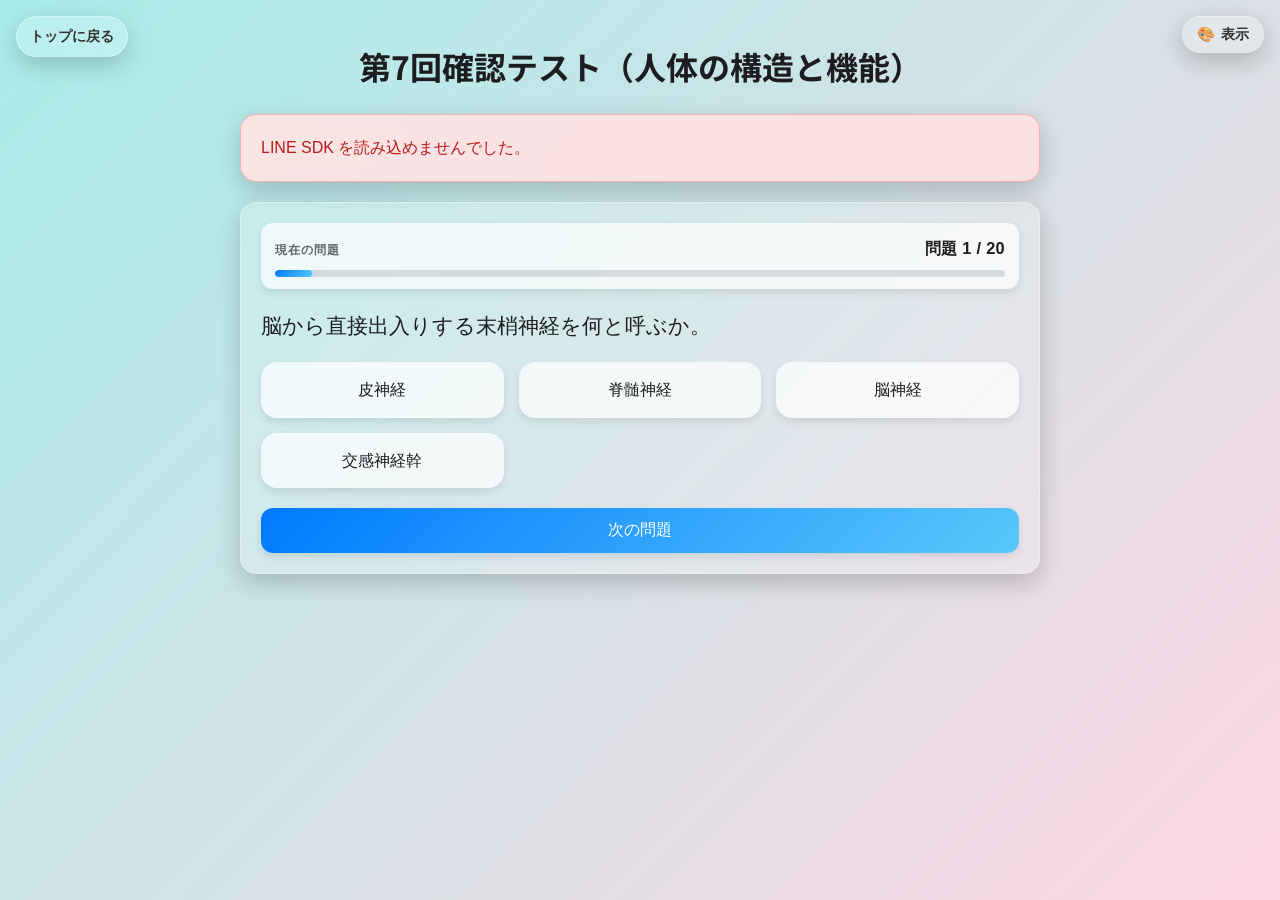
<file: 7th-test.html>
<!DOCTYPE html>
<html lang="ja">
<head>
  <link href="https://fonts.googleapis.com/css2?family=Noto+Sans+JP:wght@400;700&display=swap" rel="stylesheet">
  <meta charset="UTF-8">
  <meta name="viewport" content="width=device-width, initial-scale=1.0">
  <title>第7回確認テスト（人体の構造と機能）</title>
  <style>
    body {
      font-family: -apple-system, BlinkMacSystemFont, 'Segoe UI', Roboto, Oxygen, Ubuntu, Cantarell, 'Open Sans', 'Helvetica Neue', sans-serif;
      line-height: 1.6;
      color: #333;
      background: linear-gradient(135deg, #a8edea, #fed6e3);
      background-size: cover; 
      background-repeat: no-repeat;
      background-attachment: fixed;
      padding: 20px;
      margin: 0;
    }
    .container {
      max-width: 800px;
      margin: 0 auto;
    }
    h1, h2 {
  font-family: 'Noto Sans JP', sans-serif;
  font-weight: 700;

}
    .quiz-container, .result-card {
  background-color: rgba(255, 255, 255, 0.2);
  backdrop-filter: blur(10px);
  border-radius: 16px;
  padding: 20px;
  box-shadow: 0 8px 24px rgba(0, 0, 0, 0.2);
  margin-bottom: 20px;
  border: 1px solid rgba(255, 255, 255, 0.3);
    }
    .question {
      font-size: 1.3em;
      margin-bottom: 20px;
      color: #1d1d1f;
    }
    .options {
      display: grid;
      grid-template-columns: repeat(auto-fit, minmax(200px, 1fr));
      gap: 15px;
    }
    .option {
      background-color: rgba(255, 255, 255, 0.7);
  border: none;
  border-radius: 16px;
  padding: 15px;
  font-size: 1em;
  cursor: pointer;
  transition: background 0.3s ease 0.1s, transform 0.3s ease;
  text-align: center;
  position: relative;
  overflow: hidden;
  box-shadow: 0 4px 8px rgba(0, 0, 0, 0.1);
    }
    .option:hover {
      background: linear-gradient(135deg, #a8edea, #fed6e3);
  box-shadow: 0 8px 16px rgba(0, 0, 0, 0.2);
    }
    .option.selected {
      background-color: #007aff;
      color: #fff;
    }
    .option.disabled {
      background: linear-gradient(135deg, #a8edea, #fed6e3);
  box-shadow: 0 8px 16px rgba(0, 0, 0, 0.2);
  pointer-events: none;
      }
    /* 正解時のグラデーション */
.option.correct {
  background: linear-gradient(135deg, #34c759, #a8e6cf); /* 正解のグラデーション */
  color: #fff;
}

/* 不正解時のグラデーション */
.option.incorrect {
  background: linear-gradient(135deg, #ff3b30, #ff9a8b); /* 不正解のグラデーション */
  color: #fff;
}

    .option::after {
      content: '';
      position: absolute;
      top: 0;
      left: 0;
      width: 100%;
      height: 100%;
      background: rgba(0,0,0,0.1);
      opacity: 0;
      transition: opacity 0.3s;
    }
    .option:active::after {
      transform: scale(0.98);
    }
    .explanation {
  margin-top: 20px;
  font-size: 1em;
  color: #333;
  background-color: rgba(255, 255, 255, 0.8);
  backdrop-filter: blur(10px);
  border-left: 5px solid #4caf50;
  border-radius: 12px;
  padding: 15px;
  box-shadow: 0 4px 8px rgba(0, 0, 0, 0.1);
  opacity: 1; /* 修正 */
  transition: opacity 0.3s ease;
}

.explanation-header {
  display: flex;
  align-items: center;
  margin-bottom: 10px;
  font-weight: bold;
  color: #4caf50;
}

.explanation-icon {
  font-size: 1.5em;
  margin-right: 10px;
}
    .nav-button {
  background: linear-gradient(135deg, #007aff, #5ac8fa);
  color: #fff;
  border: none;
  border-radius: 12px;
  padding: 12px 24px;
  font-size: 1em;
  cursor: pointer;
  transition: background 0.3s ease, transform 0.2s ease;
  margin-top: 20px;
  width: 100%;
  box-shadow: 0 4px 8px rgba(0, 0, 0, 0.1);
}

.nav-button:hover {
  background: linear-gradient(135deg, #005bb5, #4aa0d3);
  box-shadow: 0 8px 16px rgba(0, 0, 0, 0.2);
}

.nav-button:active {
  transform: scale(0.98);
}
    .result-card {
      margin-bottom: 20px;
    }
    .result-card h3 {
      font-size: 1.2em;
      margin-bottom: 10px;
    }
    .result-status {
      font-weight: bold;
      margin-bottom: 10px;
    }
    .correct {
      color: #34c759;
    }
    .incorrect {
      color: #ff3b30;
    }
    #attendance-link {
      background-color: #34c759;
      color: white;
      padding: 15px;
      border-radius: 12px;
      margin-top: 20px;
      text-align: center;
      display: none;
    }
    #attendance-link a {
      color: white;
      text-decoration: none;
      font-weight: bold;
    }
    #attendance-link a:hover {
      text-decoration: underline;
    }
  </style>
  <script>
    (function () {
      try {
        var theme = localStorage.getItem("jintainokouzoutokinou.quizTheme");
        if (theme) {
          document.documentElement.setAttribute("data-quiz-theme", theme);
        }
        var scale = localStorage.getItem("jintainokouzoutokinou.quizFontScale");
        if (scale) {
          document.documentElement.style.setProperty("--q-font-scale", scale);
        }
      } catch (error) {}
    })();
  </script>
  <link rel="stylesheet" href="quiz-base.css?v=20260729-progress">
  <link rel="stylesheet" href="quiz-themes.css?v=20260728-theme">
</head>
<body>
  <div class="container">
    <h1 style="text-align: center;">第7回確認テスト（人体の構造と機能）</h1>
    <div id="line-auth-status" class="result-card" style="display: none;"></div>
    <div id="quiz-container" class="quiz-container">
      <div id="quiz-content">
        <div id="question" class="question"></div>
        <div id="options" class="options"></div>
        <div id="explanation" class="explanation"></div>
      </div>
      <button id="next" class="nav-button" onclick="nextQuestion()">次の問題</button>
    </div>
    <div id="result-container"></div>
    <div id="attendance-link"></div>
  </div>
  
  
  <script>
    const quizData = [
  {
    "question": "脳から直接出入りする末梢神経を何と呼ぶか。",
    "options": [
      "脊髄神経",
      "脳神経",
      "交感神経幹",
      "皮神経"
    ],
    "answer": 1,
    "explanation": "脳神経は脳から直接出入りする末梢神経である。"
  },
  {
    "question": "脊髄神経は全部で何対あるか。",
    "options": [
      "12対",
      "24対",
      "31対",
      "43対"
    ],
    "answer": 2,
    "explanation": "脊髄神経は頚8対、胸12対、腰5対、仙5対、尾骨1対の計31対である。"
  },
  {
    "question": "頚椎は7個だが、頚神経は何対あるか。",
    "options": [
      "7対",
      "8対",
      "12対",
      "31対"
    ],
    "answer": 1,
    "explanation": "頚神経は8対あり、頚椎の数7個とは異なる点に注意する。"
  },
  {
    "question": "末梢神経系の分類として講義で示されたものは、脳神経、脊髄神経と何か。",
    "options": [
      "中枢神経系",
      "感覚器系",
      "自律神経系",
      "内分泌器系"
    ],
    "answer": 2,
    "explanation": "末梢神経系は脳神経、脊髄神経、自律神経系として整理できる。"
  },
  {
    "question": "腕神経叢を構成する主な脊髄神経根はどれか。",
    "options": [
      "C1〜C4",
      "C5〜T1",
      "T12〜L4",
      "L4〜S4"
    ],
    "answer": 1,
    "explanation": "腕神経叢は主にC5〜T1からなり、上肢の神経支配に関わる。"
  },
  {
    "question": "腰神経叢の構成として講義で示された範囲はどれか。",
    "options": [
      "T12〜L4",
      "C5〜T1",
      "L4〜S4",
      "S2〜S4"
    ],
    "answer": 0,
    "explanation": "腰神経叢は主にT12〜L4から構成される。"
  },
  {
    "question": "仙骨神経叢と坐骨神経に関係が深い神経根の範囲はどれか。",
    "options": [
      "C1〜C4",
      "T1〜T5",
      "L4〜S4",
      "S5〜尾骨神経"
    ],
    "answer": 2,
    "explanation": "仙骨神経叢は主にL4〜S4からなり、坐骨神経などを出す。"
  },
  {
    "question": "自律神経系が主に調整する対象として最も適切なものはどれか。",
    "options": [
      "骨の長さ",
      "皮膚の色素量",
      "内臓の働き",
      "爪の形"
    ],
    "answer": 2,
    "explanation": "自律神経系は内臓、血管、腺などの働きを無意識に調整する。"
  },
  {
    "question": "交感神経幹は、どの神経系に属する構造か。",
    "options": [
      "交感神経系",
      "副交感神経系",
      "体性感覚系",
      "内分泌器系"
    ],
    "answer": 0,
    "explanation": "交感神経幹は交感神経系の重要な構造である。"
  },
  {
    "question": "顔面表情筋の運動に関わる顔面神経は第何脳神経か。",
    "options": [
      "第Ⅴ脳神経",
      "第Ⅶ脳神経",
      "第Ⅸ脳神経",
      "第Ⅻ脳神経"
    ],
    "answer": 1,
    "explanation": "顔面神経は第Ⅶ脳神経で、表情筋の運動などに関わる。"
  },
  {
    "question": "聴覚と平衡覚を伝える脳神経はどれか。",
    "options": [
      "内耳神経（第Ⅷ脳神経）",
      "舌咽神経（第Ⅸ脳神経）",
      "動眼神経（第Ⅲ脳神経）",
      "迷走神経（第Ⅹ脳神経）"
    ],
    "answer": 0,
    "explanation": "内耳神経は蝸牛神経と前庭神経を含み、聴覚と平衡覚を伝える。"
  },
  {
    "question": "胸腹部内臓への副交感神経支配に広く関わる迷走神経は第何脳神経か。",
    "options": [
      "第Ⅴ脳神経",
      "第Ⅶ脳神経",
      "第Ⅹ脳神経",
      "第Ⅺ脳神経"
    ],
    "answer": 2,
    "explanation": "迷走神経は第Ⅹ脳神経で、胸腹部内臓の副交感神経支配に関わる。"
  },
  {
    "question": "下垂体前葉から分泌されるホルモンとして適切なものはどれか。",
    "options": [
      "成長ホルモン（GH）",
      "メラトニン",
      "アドレナリン",
      "アルドステロン"
    ],
    "answer": 0,
    "explanation": "下垂体前葉はGH、ACTH、TSH、PRL、LH、FSHなどを分泌する。"
  },
  {
    "question": "下垂体後葉から分泌されるホルモンの組み合わせとして正しいものはどれか。",
    "options": [
      "GHとTSH",
      "ADHとオキシトシン",
      "メラトニンとコルチゾール",
      "アドレナリンとノルアドレナリン"
    ],
    "answer": 1,
    "explanation": "下垂体後葉からはADHとオキシトシンが放出される。"
  },
  {
    "question": "松果体から分泌され、睡眠や概日リズムに関わるホルモンはどれか。",
    "options": [
      "インスリン",
      "コルチゾール",
      "アルドステロン",
      "メラトニン"
    ],
    "answer": 3,
    "explanation": "松果体はメラトニンを分泌し、睡眠や概日リズムの調整に関わる。"
  },
  {
    "question": "脊髄神経の根のうち、運動性線維が主に通るのはどれか。",
    "options": [
      "後根",
      "前根",
      "後根神経節",
      "交感神経幹"
    ],
    "answer": 1,
    "explanation": "脊髄神経では前根が主に運動性線維、後根が主に感覚性線維を含む。"
  },
  {
    "question": "副腎皮質の球状層から分泌される代表的ホルモンはどれか。",
    "options": [
      "アルドステロン",
      "コルチゾール",
      "アンドロゲン",
      "アドレナリン"
    ],
    "answer": 0,
    "explanation": "副腎皮質の球状層はアルドステロンを分泌し、Na保持や血圧維持に関わる。"
  },
  {
    "question": "感覚神経細胞の細胞体が集まる、脊髄神経の後根に付随する構造はどれか。",
    "options": [
      "交感神経節",
      "脊髄神経節（後根神経節）",
      "前角",
      "灰白質交連"
    ],
    "answer": 1,
    "explanation": "脊髄神経節（後根神経節）には感覚神経細胞の細胞体が集まる。"
  },
  {
    "question": "副腎髄質から分泌される代表的なホルモンはどれか。",
    "options": [
      "GHとTSH",
      "アルドステロンとコルチゾール",
      "インスリンとグルカゴン",
      "アドレナリンとノルアドレナリン"
    ],
    "answer": 3,
    "explanation": "副腎髄質は交感神経刺激によりアドレナリンとノルアドレナリンを分泌する。"
  },
  {
    "question": "膵臓で内分泌機能を担い、インスリンやグルカゴンを分泌する構造はどれか。",
    "options": [
      "ランゲルハンス島（膵島）",
      "膵管",
      "十二指腸乳頭",
      "腺房細胞のみ"
    ],
    "answer": 0,
    "explanation": "ランゲルハンス島は膵臓の内分泌部で、インスリンやグルカゴンを分泌する。"
  }
]
;

      let currentQuestion = 0;
    let score = 0;
    let userAnswers = [];
    let shuffledOptions = [];

    function shuffleArray(array) {
      for (let i = array.length - 1; i > 0; i--) {
        const j = Math.floor(Math.random() * (i + 1));
        [array[i], array[j]] = [array[j], array[i]];
      }
      return array;
    }

    function loadQuestion() {
      const question = quizData[currentQuestion];
      document.getElementById('question').textContent = question.question;

      shuffledOptions = shuffleArray([...question.options]);
      const optionsHtml = shuffledOptions.map((option, index) => `
        <div class="option" onclick="selectOption(${index})">${option}</div>
      `).join('');

      document.getElementById('options').innerHTML = optionsHtml;

      // 解説のリセット
      const explanationEl = document.getElementById('explanation');
      explanationEl.style.opacity = '0';
      explanationEl.style.display = 'none';
    }

    function selectOption(index) {
  const options = document.querySelectorAll('.option');
  if (options[index].classList.contains('disabled')) {
    return;
  }

  // すべての選択肢を無効化
  options.forEach(option => {
    option.classList.add('disabled');
  });

  // 選択肢を選んだときに`selected`クラスを追加
  options[index].classList.add('selected');

  // 現在の問題を取得
  const question = quizData[currentQuestion];
  const selectedAnswerIndex = question.options.indexOf(shuffledOptions[index]);
  userAnswers[currentQuestion] = selectedAnswerIndex;

  // 解説の表示内容を設定
  const explanationEl = document.getElementById('explanation');
  explanationEl.innerHTML = `
    <div class="explanation-header">
      <span class="explanation-icon">💡</span>
      解説
    </div>
    ${question.explanation}
  `;
  
  // 一旦解説を見えないようにしてから表示の遅延を設定
  explanationEl.style.opacity = '0';
  explanationEl.style.display = 'block'; // まず表示を「block」にする

  // 遅延を設定して解説をフェードイン
  setTimeout(() => {
    explanationEl.style.opacity = '1'; // 遅れてopacityを1にする
  }, 200); // 200msの遅延を設定

  // 正解・不正解のクラスを付与してグラデーションを適用
  if (selectedAnswerIndex === question.answer) {
    explanationEl.style.backgroundColor = '#e8f5e9';
    explanationEl.style.borderLeftColor = '#4caf50';
    options[index].classList.add('correct'); // 正解時に`correct`クラスを追加
  } else {
    explanationEl.style.backgroundColor = '#ffebee';
    explanationEl.style.borderLeftColor = '#f44336';
    options[index].classList.add('incorrect'); // 不正解時に`incorrect`クラスを追加
  }
}

    function nextQuestion() {
      const selectedOption = document.querySelector('.option.selected');
      if (selectedOption === null) {
        alert('選択肢を選んでください');
        return; 
      }

      if (currentQuestion < quizData.length - 1) {
        currentQuestion++;
        loadQuestion();
      } else {
        showResult();
      }
    }

    async function showResult() {
      score = userAnswers.reduce((total, answer, index) => 
        total + (answer === quizData[index].answer ? 1 : 0), 0);

      const resultContainer = document.getElementById('result-container');
      const quizContainer = document.getElementById('quiz-container');
      quizContainer.style.display = 'none';

      const percentage = (score / quizData.length) * 100;
      let resultHtml = `
        <h2>クイズ結果</h2>
        <p>正解数: ${score} / ${quizData.length}</p>
        <p>正答率: ${percentage.toFixed(2)}%</p>
      `;

      quizData.forEach((question, index) => {
        const isCorrect = userAnswers[index] === question.answer;
        resultHtml += `
          <div class="result-card">
            <h3>問題 ${index + 1}</h3>
            <p class="result-status ${isCorrect ? 'correct' : 'incorrect'}">
              ${isCorrect ? '正解' : '不正解'}
            </p>
            <p><strong>質問:</strong> ${question.question}</p>
            <p><strong>あなたの回答:</strong> ${question.options[userAnswers[index]] || '未回答'}</p>
            <p><strong>正解:</strong> ${question.options[question.answer]}</p>
            <p><strong>説明:</strong> ${question.explanation}</p>
          </div>
        `;
      });

      resultHtml += `<button class="nav-button" onclick="restartQuiz()">もう一度挑戦する</button>`;
      resultHtml += `<button class="nav-button" onclick="goToTopPage()">トップページに戻る</button>`;
      resultContainer.innerHTML = resultHtml;

      if (window.quizIntegration) {
        await window.quizIntegration.submitQuizResult({
          quizNo: window.quizIntegration.getQuizNo(),
          quizTitle: document.title,
          score,
          totalQuestions: quizData.length,
          userAnswers,
          quizData
        });
      }
    }

    function restartQuiz() {
      currentQuestion = 0;
      score = 0;
      userAnswers = [];
      shuffledOptions = [];
      document.getElementById('quiz-container').style.display = 'block';
      document.getElementById('result-container').innerHTML = '';
      if (window.quizIntegration) {
        window.quizIntegration.resetResultMessage();
      } else {
        document.getElementById('attendance-link').style.display = 'none';
      }
      loadQuestion();
    }

    function goToTopPage() {
      window.location.href = 'index.html';
    }

    loadQuestion();
  </script>
  <script src="https://static.line-scdn.net/liff/edge/2/sdk.js"></script>
  <script src="quiz-auth-config.js"></script>
  <script src="quiz-integration.js?v=20260802-save-guard"></script>
  <script src="quiz-navigation.js?v=20260728-quiz-ui-3"></script>
  <script src="quiz-progress.js?v=20260729-progress"></script>
  <script src="quiz-effects.js?v=20260728-canvas-petals"></script>
  <script src="quiz-glass.js?v=20260728-theme"></script>
  <script src="quiz-theme-switcher.js?v=20260728-theme"></script>
</body>
</html>
</file>
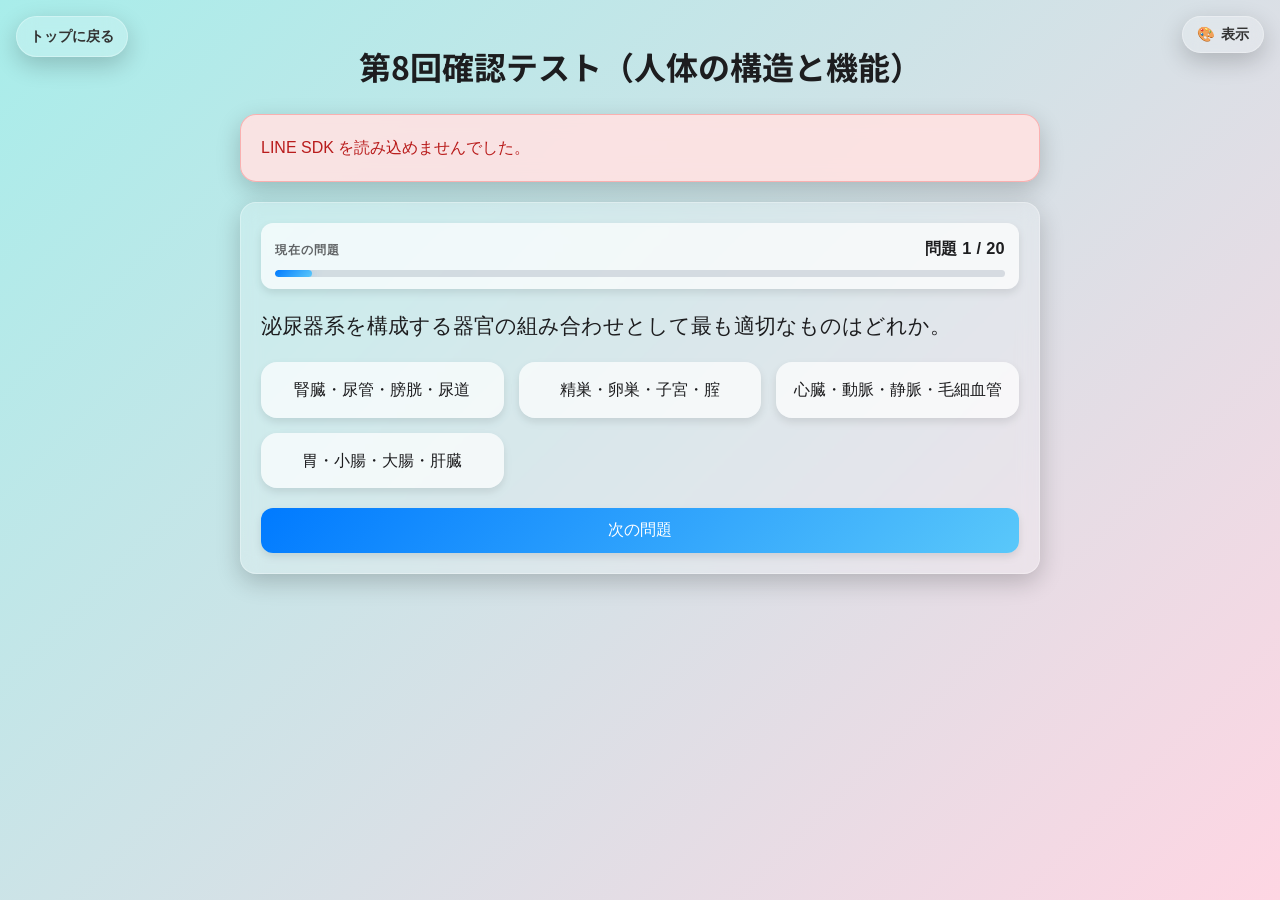
<file: 8th-test.html>
<!DOCTYPE html>
<html lang="ja">
<head>
  <link href="https://fonts.googleapis.com/css2?family=Noto+Sans+JP:wght@400;700&display=swap" rel="stylesheet">
  <meta charset="UTF-8">
  <meta name="viewport" content="width=device-width, initial-scale=1.0">
  <title>第8回確認テスト（人体の構造と機能）</title>
  <style>
    body {
      font-family: -apple-system, BlinkMacSystemFont, 'Segoe UI', Roboto, Oxygen, Ubuntu, Cantarell, 'Open Sans', 'Helvetica Neue', sans-serif;
      line-height: 1.6;
      color: #333;
      background: linear-gradient(135deg, #a8edea, #fed6e3);
      background-size: cover;
      background-repeat: no-repeat;
      background-attachment: fixed;
      padding: 20px;
      margin: 0;
    }
    .container { max-width: 800px; margin: 0 auto; }
    h1, h2 { font-family: 'Noto Sans JP', sans-serif; font-weight: 700; }
    .quiz-container, .result-card {
      background-color: rgba(255, 255, 255, 0.2);
      backdrop-filter: blur(10px);
      border-radius: 16px;
      padding: 20px;
      box-shadow: 0 8px 24px rgba(0, 0, 0, 0.2);
      margin-bottom: 20px;
      border: 1px solid rgba(255, 255, 255, 0.3);
    }
    .question { font-size: 1.3em; margin-bottom: 20px; color: #1d1d1f; }
    .options { display: grid; grid-template-columns: repeat(auto-fit, minmax(200px, 1fr)); gap: 15px; }
    .option {
      background-color: rgba(255, 255, 255, 0.7);
      border: none;
      border-radius: 16px;
      padding: 15px;
      font-size: 1em;
      cursor: pointer;
      transition: background 0.3s ease 0.1s, transform 0.3s ease;
      text-align: center;
      position: relative;
      overflow: hidden;
      box-shadow: 0 4px 8px rgba(0, 0, 0, 0.1);
    }
    .option:hover, .option.disabled { background: linear-gradient(135deg, #a8edea, #fed6e3); box-shadow: 0 8px 16px rgba(0, 0, 0, 0.2); }
    .option.selected { background-color: #007aff; color: #fff; }
    .option.disabled { pointer-events: none; }
    .option.correct { background: linear-gradient(135deg, #34c759, #a8e6cf); color: #fff; }
    .option.incorrect { background: linear-gradient(135deg, #ff3b30, #ff9a8b); color: #fff; }
    .explanation {
      margin-top: 20px;
      font-size: 1em;
      color: #333;
      background-color: rgba(255, 255, 255, 0.8);
      backdrop-filter: blur(10px);
      border-left: 5px solid #4caf50;
      border-radius: 12px;
      padding: 15px;
      box-shadow: 0 4px 8px rgba(0, 0, 0, 0.1);
      opacity: 1;
      transition: opacity 0.3s ease;
    }
    .nav-button {
      background: linear-gradient(135deg, #007aff, #5ac8fa);
      color: #fff;
      border: none;
      border-radius: 12px;
      padding: 12px 24px;
      font-size: 1em;
      cursor: pointer;
      transition: background 0.3s ease, transform 0.2s ease;
      margin-top: 20px;
      width: 100%;
      box-shadow: 0 4px 8px rgba(0, 0, 0, 0.1);
    }
    .nav-button:hover { background: linear-gradient(135deg, #005bb5, #4aa0d3); box-shadow: 0 8px 16px rgba(0, 0, 0, 0.2); }
    .result-status { font-weight: bold; margin-bottom: 10px; }
    .correct { color: #34c759; }
    .incorrect { color: #ff3b30; }
    #attendance-link {
      background-color: #34c759;
      color: white;
      padding: 15px;
      border-radius: 12px;
      margin-top: 20px;
      text-align: center;
      display: none;
    }
  </style>
  <script>
    (function () {
      try {
        var theme = localStorage.getItem("jintainokouzoutokinou.quizTheme");
        if (theme) {
          document.documentElement.setAttribute("data-quiz-theme", theme);
        }
        var scale = localStorage.getItem("jintainokouzoutokinou.quizFontScale");
        if (scale) {
          document.documentElement.style.setProperty("--q-font-scale", scale);
        }
      } catch (error) {}
    })();
  </script>
  <link rel="stylesheet" href="quiz-base.css?v=20260729-progress">
  <link rel="stylesheet" href="quiz-themes.css?v=20260728-theme">
</head>
<body>
  <div class="container">
    <h1 style="text-align: center;">第8回確認テスト（人体の構造と機能）</h1>
    <div id="line-auth-status" class="result-card" style="display: none;"></div>
    <div id="quiz-container" class="quiz-container">
      <div id="quiz-content">
        <div id="question" class="question"></div>
        <div id="options" class="options"></div>
        <div id="explanation" class="explanation"></div>
      </div>
      <button id="next" class="nav-button" onclick="nextQuestion()">次の問題</button>
    </div>
    <div id="result-container"></div>
    <div id="attendance-link"></div>
  </div>

  <script>
    const quizData = [
      {
        question: "泌尿器系を構成する器官の組み合わせとして最も適切なものはどれか。",
        options: ["腎臓・尿管・膀胱・尿道", "心臓・動脈・静脈・毛細血管", "胃・小腸・大腸・肝臓", "精巣・卵巣・子宮・腟"],
        answer: 0,
        explanation: "泌尿器系は尿をつくる腎臓、尿を運ぶ尿管、尿をためる膀胱、体外へ出す尿道からなる。"
      },
      {
        question: "腎臓が1日に作る原尿量として、講義資料で示された量に最も近いものはどれか。",
        options: ["約1.5 L", "150 L以上", "約500 mL", "約5 L"],
        answer: 1,
        explanation: "資料では腎臓が1日に150 L以上の原尿をつくることが示されている。"
      },
      {
        question: "腎臓で作られた原尿の大部分はどうなるか。",
        options: ["すべて尿として排出される", "胆汁に変えられる", "再吸収され血液側へ戻る", "肺から排出される"],
        answer: 2,
        explanation: "原尿の大部分は尿細管で再吸収され、必要な水や物質が血液側へ戻される。"
      },
      {
        question: "腎機能が失われたときに生命を脅かす異常として資料に示されていたものはどれか。",
        options: ["高カリウム血症", "低酸素血症のみ", "骨折", "近視"],
        answer: 0,
        explanation: "資料では高カリウム血症による心停止など、腎機能喪失の危険性が示されている。"
      },
      {
        question: "腎臓の基本的な機能単位はどれか。",
        options: ["肝小葉", "肺胞", "ネフロン（腎単位）", "筋線維"],
        answer: 2,
        explanation: "ネフロンは腎小体と尿細管からなる腎臓の基本的な機能単位である。"
      },
      {
        question: "腎小体を構成する組み合わせとして正しいものはどれか。",
        options: ["糸球体とボーマン嚢", "尿管と膀胱", "腎盂と尿道", "腎静脈と副腎"],
        answer: 0,
        explanation: "腎小体は毛細血管の塊である糸球体と、それを包むボーマン嚢からなる。"
      },
      {
        question: "血液の濾過が主に行われる構造はどれか。",
        options: ["尿道", "膀胱三角", "糸球体", "尿管"],
        answer: 2,
        explanation: "糸球体では血液が濾過され、原尿が作られる。"
      },
      {
        question: "糸球体濾過装置でフィルター形成に関わる細胞として資料に示されたものはどれか。",
        options: ["骨芽細胞", "足細胞", "赤血球", "神経細胞"],
        answer: 1,
        explanation: "足細胞の足突起が濾過障壁の一部となり、血液の濾過に関わる。"
      },
      {
        question: "腎臓の皮質に多く存在し、血液の濾過に関わる構造はどれか。",
        options: ["腎小体", "膀胱", "尿道括約筋", "精管"],
        answer: 0,
        explanation: "腎小体は主に腎皮質に存在し、血液濾過に関わる。"
      },
      {
        question: "腎臓内部で尿を集め、尿管へ向かわせる漏斗状の部位はどれか。",
        options: ["腎皮質", "腎錐体", "腎盂", "糸球体"],
        answer: 2,
        explanation: "腎盂は腎臓内で尿を集め、尿管へ送る部位である。"
      },
      {
        question: "腎臓から膀胱へ尿を運ぶ管はどれか。",
        options: ["尿管", "尿道", "卵管", "精管"],
        answer: 0,
        explanation: "尿管は腎臓で作られた尿を膀胱へ運ぶ。"
      },
      {
        question: "尿を一時的にためる器官はどれか。",
        options: ["腎臓", "膀胱", "尿管", "副腎"],
        answer: 1,
        explanation: "膀胱は尿を一時的に貯留する器官である。"
      },
      {
        question: "膀胱から体外へ尿を排出する管はどれか。",
        options: ["尿管", "卵管", "尿道", "総胆管"],
        answer: 2,
        explanation: "尿道は膀胱から体外へ尿を導く管である。"
      },
      {
        question: "腎臓で必要な物質を血液側へ戻す過程を何というか。",
        options: ["分娩", "再吸収", "換気", "受精"],
        answer: 1,
        explanation: "再吸収により、水や電解質など必要な物質が尿細管から血液側へ戻る。"
      },
      {
        question: "尿が体外へ出るまでの流れとして正しいものはどれか。",
        options: ["膀胱 → 腎臓 → 尿管 → 尿道", "尿道 → 尿管 → 膀胱 → 腎臓", "腎臓 → 尿道 → 膀胱 → 尿管", "腎臓 → 尿管 → 膀胱 → 尿道"],
        answer: 3,
        explanation: "尿は腎臓で作られ、尿管、膀胱、尿道の順に流れる。"
      },
      {
        question: "腎臓の働きとして最も適切なものはどれか。",
        options: ["酸素を取り込む", "食物を胃へ送る", "水・電解質・老廃物の調整を行う", "音を感知する"],
        answer: 2,
        explanation: "腎臓は水分、電解質、老廃物の調整を通して体内環境の維持に関わる。"
      },
      {
        question: "腎錐体が主に位置する腎臓の領域はどれか。",
        options: ["腎髄質", "腎皮質", "膀胱粘膜", "尿道海綿体"],
        answer: 0,
        explanation: "腎錐体は腎髄質を構成する円錐状の構造である。"
      },
      {
        question: "尿細管と密接に関係し、再吸収された物質を受け取る血管はどれか。",
        options: ["冠動脈", "尿細管周囲毛細血管", "肺静脈", "門脈"],
        answer: 1,
        explanation: "尿細管周囲毛細血管は、尿細管から再吸収された水や物質を受け取る。"
      },
      {
        question: "腎臓の構造説明として最も適切なものはどれか。",
        options: ["腎皮質の腎小体・糸球体で濾過が始まる", "膀胱の中で原尿が作られる", "尿道は腎臓内部の構造である", "腎小体は肺胞の一部である"],
        answer: 0,
        explanation: "腎皮質にある腎小体の糸球体で血液が濾過され、尿生成が始まる。"
      },
      {
        question: "腎臓の説明として誤っているものはどれか。",
        options: ["血液から尿を作る", "原尿の多くを再吸収する", "ネフロンを機能単位とする", "尿を胆嚢へ送る"],
        answer: 3,
        explanation: "尿は腎臓から尿管、膀胱、尿道へ流れる。胆嚢へ送られるわけではない。"
      }
    ];

    let currentQuestion = 0;
    let score = 0;
    let userAnswers = [];
    let shuffledOptions = [];

    function shuffleArray(array) {
      for (let i = array.length - 1; i > 0; i--) {
        const j = Math.floor(Math.random() * (i + 1));
        [array[i], array[j]] = [array[j], array[i]];
      }
      return array;
    }

    function loadQuestion() {
      const question = quizData[currentQuestion];
      document.getElementById('question').textContent = question.question;
      shuffledOptions = shuffleArray([...question.options]);
      document.getElementById('options').innerHTML = shuffledOptions.map((option, index) => `
        <div class="option" onclick="selectOption(${index})">${option}</div>
      `).join('');
      const explanationEl = document.getElementById('explanation');
      explanationEl.style.opacity = '0';
      explanationEl.style.display = 'none';
    }

    function selectOption(index) {
      const options = document.querySelectorAll('.option');
      if (options[index].classList.contains('disabled')) return;
      options.forEach(option => option.classList.add('disabled'));
      options[index].classList.add('selected');

      const question = quizData[currentQuestion];
      const selectedAnswer = question.options.indexOf(shuffledOptions[index]);
      userAnswers[currentQuestion] = selectedAnswer;
      options.forEach((option, i) => {
        const originalIndex = question.options.indexOf(shuffledOptions[i]);
        if (originalIndex === question.answer) option.classList.add('correct');
        else if (i === index) option.classList.add('incorrect');
      });

      const explanationEl = document.getElementById('explanation');
      explanationEl.textContent = question.explanation;
      explanationEl.style.display = 'block';
      setTimeout(() => { explanationEl.style.opacity = '1'; }, 100);
    }

    function nextQuestion() {
      if (currentQuestion < quizData.length - 1) {
        currentQuestion++;
        loadQuestion();
      } else {
        showResult();
      }
    }

    async function showResult() {
      score = userAnswers.reduce((total, answer, index) => total + (answer === quizData[index].answer ? 1 : 0), 0);
      const resultContainer = document.getElementById('result-container');
      document.getElementById('quiz-container').style.display = 'none';
      const percentage = (score / quizData.length) * 100;
      let resultHtml = `
        <h2>クイズ結果</h2>
        <p>正解数: ${score} / ${quizData.length}</p>
        <p>正答率: ${percentage.toFixed(2)}%</p>
      `;

      quizData.forEach((question, index) => {
        const isCorrect = userAnswers[index] === question.answer;
        resultHtml += `
          <div class="result-card">
            <h3>問題 ${index + 1}</h3>
            <p class="result-status ${isCorrect ? 'correct' : 'incorrect'}">${isCorrect ? '正解' : '不正解'}</p>
            <p><strong>質問:</strong> ${question.question}</p>
            <p><strong>あなたの回答:</strong> ${question.options[userAnswers[index]] || '未回答'}</p>
            <p><strong>正解:</strong> ${question.options[question.answer]}</p>
            <p><strong>説明:</strong> ${question.explanation}</p>
          </div>
        `;
      });

      resultHtml += `<button class="nav-button" onclick="restartQuiz()">もう一度挑戦する</button>`;
      resultHtml += `<button class="nav-button" onclick="goToTopPage()">トップページに戻る</button>`;
      resultContainer.innerHTML = resultHtml;

      if (window.quizIntegration) {
        await window.quizIntegration.submitQuizResult({
          quizNo: window.quizIntegration.getQuizNo(),
          quizTitle: document.title,
          score,
          totalQuestions: quizData.length,
          userAnswers,
          quizData
        });
      }
    }

    function restartQuiz() {
      currentQuestion = 0;
      score = 0;
      userAnswers = [];
      shuffledOptions = [];
      document.getElementById('quiz-container').style.display = 'block';
      document.getElementById('result-container').innerHTML = '';
      if (window.quizIntegration) {
        window.quizIntegration.resetResultMessage();
      } else {
        document.getElementById('attendance-link').style.display = 'none';
      }
      loadQuestion();
    }

    function goToTopPage() {
      window.location.href = 'index.html';
    }

    loadQuestion();
  </script>
  <script src="https://static.line-scdn.net/liff/edge/2/sdk.js"></script>
  <script src="quiz-auth-config.js"></script>
  <script src="quiz-integration.js?v=20260802-save-guard"></script>
  <script src="quiz-navigation.js?v=20260728-quiz-ui-3"></script>
  <script src="quiz-progress.js?v=20260729-progress"></script>
  <script src="quiz-effects.js?v=20260728-canvas-petals"></script>
  <script src="quiz-glass.js?v=20260728-theme"></script>
  <script src="quiz-theme-switcher.js?v=20260728-theme"></script>
</body>
</html>
</file>
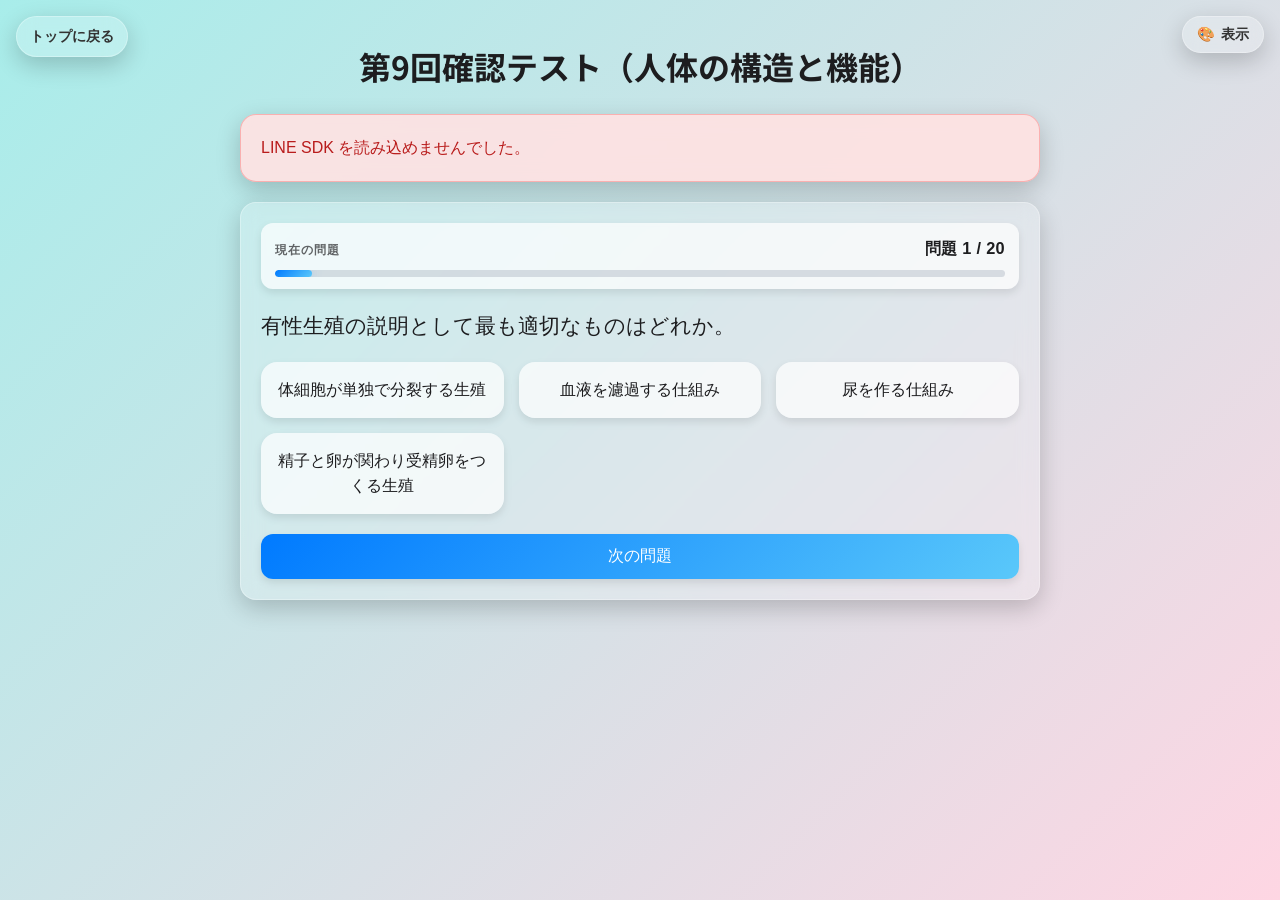
<file: 9th-test.html>
<!DOCTYPE html>
<html lang="ja">
<head>
  <link href="https://fonts.googleapis.com/css2?family=Noto+Sans+JP:wght@400;700&display=swap" rel="stylesheet">
  <meta charset="UTF-8">
  <meta name="viewport" content="width=device-width, initial-scale=1.0">
  <title>第9回確認テスト（人体の構造と機能）</title>
  <style>
    body {
      font-family: -apple-system, BlinkMacSystemFont, 'Segoe UI', Roboto, Oxygen, Ubuntu, Cantarell, 'Open Sans', 'Helvetica Neue', sans-serif;
      line-height: 1.6;
      color: #333;
      background: linear-gradient(135deg, #a8edea, #fed6e3);
      background-size: cover;
      background-repeat: no-repeat;
      background-attachment: fixed;
      padding: 20px;
      margin: 0;
    }
    .container { max-width: 800px; margin: 0 auto; }
    h1, h2 { font-family: 'Noto Sans JP', sans-serif; font-weight: 700; }
    .quiz-container, .result-card {
      background-color: rgba(255, 255, 255, 0.2);
      backdrop-filter: blur(10px);
      border-radius: 16px;
      padding: 20px;
      box-shadow: 0 8px 24px rgba(0, 0, 0, 0.2);
      margin-bottom: 20px;
      border: 1px solid rgba(255, 255, 255, 0.3);
    }
    .question { font-size: 1.3em; margin-bottom: 20px; color: #1d1d1f; }
    .options { display: grid; grid-template-columns: repeat(auto-fit, minmax(200px, 1fr)); gap: 15px; }
    .option {
      background-color: rgba(255, 255, 255, 0.7);
      border: none;
      border-radius: 16px;
      padding: 15px;
      font-size: 1em;
      cursor: pointer;
      transition: background 0.3s ease 0.1s, transform 0.3s ease;
      text-align: center;
      position: relative;
      overflow: hidden;
      box-shadow: 0 4px 8px rgba(0, 0, 0, 0.1);
    }
    .option:hover, .option.disabled { background: linear-gradient(135deg, #a8edea, #fed6e3); box-shadow: 0 8px 16px rgba(0, 0, 0, 0.2); }
    .option.selected { background-color: #007aff; color: #fff; }
    .option.disabled { pointer-events: none; }
    .option.correct { background: linear-gradient(135deg, #34c759, #a8e6cf); color: #fff; }
    .option.incorrect { background: linear-gradient(135deg, #ff3b30, #ff9a8b); color: #fff; }
    .explanation {
      margin-top: 20px;
      font-size: 1em;
      color: #333;
      background-color: rgba(255, 255, 255, 0.8);
      backdrop-filter: blur(10px);
      border-left: 5px solid #4caf50;
      border-radius: 12px;
      padding: 15px;
      box-shadow: 0 4px 8px rgba(0, 0, 0, 0.1);
      opacity: 1;
      transition: opacity 0.3s ease;
    }
    .nav-button {
      background: linear-gradient(135deg, #007aff, #5ac8fa);
      color: #fff;
      border: none;
      border-radius: 12px;
      padding: 12px 24px;
      font-size: 1em;
      cursor: pointer;
      transition: background 0.3s ease, transform 0.2s ease;
      margin-top: 20px;
      width: 100%;
      box-shadow: 0 4px 8px rgba(0, 0, 0, 0.1);
    }
    .nav-button:hover { background: linear-gradient(135deg, #005bb5, #4aa0d3); box-shadow: 0 8px 16px rgba(0, 0, 0, 0.2); }
    .result-status { font-weight: bold; margin-bottom: 10px; }
    .correct { color: #34c759; }
    .incorrect { color: #ff3b30; }
    #attendance-link {
      background-color: #34c759;
      color: white;
      padding: 15px;
      border-radius: 12px;
      margin-top: 20px;
      text-align: center;
      display: none;
    }
  </style>
  <script>
    (function () {
      try {
        var theme = localStorage.getItem("jintainokouzoutokinou.quizTheme");
        if (theme) {
          document.documentElement.setAttribute("data-quiz-theme", theme);
        }
        var scale = localStorage.getItem("jintainokouzoutokinou.quizFontScale");
        if (scale) {
          document.documentElement.style.setProperty("--q-font-scale", scale);
        }
      } catch (error) {}
    })();
  </script>
  <link rel="stylesheet" href="quiz-base.css?v=20260729-progress">
  <link rel="stylesheet" href="quiz-themes.css?v=20260728-theme">
</head>
<body>
  <div class="container">
    <h1 style="text-align: center;">第9回確認テスト（人体の構造と機能）</h1>
    <div id="line-auth-status" class="result-card" style="display: none;"></div>
    <div id="quiz-container" class="quiz-container">
      <div id="quiz-content">
        <div id="question" class="question"></div>
        <div id="options" class="options"></div>
        <div id="explanation" class="explanation"></div>
      </div>
      <button id="next" class="nav-button" onclick="nextQuestion()">次の問題</button>
    </div>
    <div id="result-container"></div>
    <div id="attendance-link"></div>
  </div>

  <script>
    const quizData = [
      {
        question: "有性生殖の説明として最も適切なものはどれか。",
        options: ["体細胞が単独で分裂する生殖", "精子と卵が関わり受精卵をつくる生殖", "尿を作る仕組み", "血液を濾過する仕組み"],
        answer: 1,
        explanation: "有性生殖では精子と卵が関わり、受精によって受精卵が形成される。"
      },
      {
        question: "骨盤腔内に位置する臓器の組み合わせとして最も適切なものはどれか。",
        options: ["肺・心臓・気管", "胃・肝臓・脾臓", "膀胱・直腸・生殖器", "腎臓・副腎・横隔膜"],
        answer: 2,
        explanation: "骨盤腔には膀胱、直腸、生殖器などが位置する。"
      },
      {
        question: "女性生殖器の組み合わせとして適切なものはどれか。",
        options: ["卵巣・卵管・子宮・腟", "精巣・精管・前立腺・陰茎", "腎臓・尿管・膀胱・尿道", "心房・心室・動脈・静脈"],
        answer: 0,
        explanation: "女性生殖器には卵巣、卵管、子宮、腟などが含まれる。"
      },
      {
        question: "卵巣の主な働きとして正しいものはどれか。",
        options: ["尿をためる", "精子を成熟させる", "卵子と女性ホルモンを産生する", "胆汁を分泌する"],
        answer: 2,
        explanation: "卵巣は卵子を形成し、エストロゲンなどの女性ホルモンを分泌する。"
      },
      {
        question: "卵巣と子宮をつなぎ、受精が起こる部位として重要な管はどれか。",
        options: ["尿管", "卵管", "精管", "尿道"],
        answer: 1,
        explanation: "卵管は卵巣から子宮へ卵を運び、受精の場となることが多い。"
      },
      {
        question: "受精卵が着床し、胎児が発育する器官はどれか。",
        options: ["卵巣", "膀胱", "腟", "子宮"],
        answer: 3,
        explanation: "子宮は受精卵が着床し、妊娠中に胎児が発育する器官である。"
      },
      {
        question: "子宮と外陰部を連絡する管状の器官はどれか。",
        options: ["腟", "尿管", "精管", "卵巣"],
        answer: 0,
        explanation: "腟は子宮頚部から外陰部へ続く管状の器官である。"
      },
      {
        question: "子宮を支持し、子宮・卵管・卵巣の位置関係に関わる膜状構造はどれか。",
        options: ["横隔膜", "腎筋膜", "子宮広間膜", "胸膜"],
        answer: 2,
        explanation: "子宮広間膜は骨盤内で子宮や付属器の位置関係に関わる膜状構造である。"
      },
      {
        question: "男性生殖器の組み合わせとして適切なものはどれか。",
        options: ["卵巣・卵管・子宮・腟", "精巣・精巣上体・精管・前立腺", "腎臓・尿管・膀胱・尿道", "蝸牛・前庭・半規管・鼓膜"],
        answer: 1,
        explanation: "男性生殖器には精巣、精巣上体、精管、前立腺などが含まれる。"
      },
      {
        question: "精巣の主な働きとして正しいものはどれか。",
        options: ["精子とテストステロンを産生する", "卵子を産生する", "尿をためる", "胆汁を作る"],
        answer: 0,
        explanation: "精巣は精子を作り、男性ホルモンであるテストステロンを分泌する。"
      },
      {
        question: "精巣内で精子が作られる主な部位はどれか。",
        options: ["腎小体", "卵管采", "精細管", "膀胱三角"],
        answer: 2,
        explanation: "精細管では精子形成が行われる。"
      },
      {
        question: "精子の成熟や貯蔵に関わり、精巣に接して位置する構造はどれか。",
        options: ["前立腺", "精巣上体", "卵巣", "子宮"],
        answer: 1,
        explanation: "精巣上体は精子の成熟や一時的な貯蔵に関わる。"
      },
      {
        question: "精巣上体から精子を運ぶ管はどれか。",
        options: ["卵管", "尿管", "総胆管", "精管"],
        answer: 3,
        explanation: "精管は精巣上体から精子を運ぶ管である。"
      },
      {
        question: "膀胱の下に位置し、男性尿道を取り囲む腺はどれか。",
        options: ["前立腺", "副腎", "甲状腺", "上皮小体"],
        answer: 0,
        explanation: "前立腺は膀胱の下に位置し、男性尿道を取り囲む。"
      },
      {
        question: "精液の液体成分の形成に関わる男性副生殖腺として適切なものはどれか。",
        options: ["涙腺", "耳下腺", "精嚢", "松果体"],
        answer: 2,
        explanation: "精嚢は精液の液体成分の形成に関わる男性副生殖腺である。"
      },
      {
        question: "陰茎の勃起に関わる海綿体として適切なものはどれか。",
        options: ["腎錐体", "陰茎海綿体", "腎小体", "平衡斑"],
        answer: 1,
        explanation: "陰茎海綿体は血液を含んで膨張し、勃起に関わる。"
      },
      {
        question: "精巣を収め、温度調節にも関わる外部構造はどれか。",
        options: ["陰嚢", "子宮", "卵管", "膀胱"],
        answer: 0,
        explanation: "陰嚢は精巣を収め、精子形成に適した温度環境を保つことに関わる。"
      },
      {
        question: "胎児期に精巣が腹部から陰嚢へ移動する現象はどれか。",
        options: ["排卵", "濾過", "精巣下降", "再吸収"],
        answer: 2,
        explanation: "精巣下降は精巣が腹部から陰嚢へ移動する発生過程である。"
      },
      {
        question: "女性と男性の骨盤内臓器の配置について一般に正しいものはどれか。",
        options: ["直腸は最も前方にある", "膀胱は直腸より後方にある", "生殖器は常に骨盤腔外にある", "膀胱は前方、直腸は後方に位置する"],
        answer: 3,
        explanation: "正中矢状断では、膀胱が前方、直腸が後方に位置し、その間に生殖器が配置される。"
      },
      {
        question: "女性骨盤の正中矢状断で、子宮は一般にどの臓器の間に位置するか。",
        options: ["膀胱と直腸の間", "肺と心臓の間", "腎臓と副腎の間", "胃と肝臓の間"],
        answer: 0,
        explanation: "女性骨盤では、子宮は前方の膀胱と後方の直腸の間に位置する。"
      }
    ];

    let currentQuestion = 0;
    let score = 0;
    let userAnswers = [];
    let shuffledOptions = [];

    function shuffleArray(array) {
      for (let i = array.length - 1; i > 0; i--) {
        const j = Math.floor(Math.random() * (i + 1));
        [array[i], array[j]] = [array[j], array[i]];
      }
      return array;
    }

    function loadQuestion() {
      const question = quizData[currentQuestion];
      document.getElementById('question').textContent = question.question;
      shuffledOptions = shuffleArray([...question.options]);
      document.getElementById('options').innerHTML = shuffledOptions.map((option, index) => `
        <div class="option" onclick="selectOption(${index})">${option}</div>
      `).join('');
      const explanationEl = document.getElementById('explanation');
      explanationEl.style.opacity = '0';
      explanationEl.style.display = 'none';
    }

    function selectOption(index) {
      const options = document.querySelectorAll('.option');
      if (options[index].classList.contains('disabled')) return;
      options.forEach(option => option.classList.add('disabled'));
      options[index].classList.add('selected');

      const question = quizData[currentQuestion];
      const selectedAnswer = question.options.indexOf(shuffledOptions[index]);
      userAnswers[currentQuestion] = selectedAnswer;
      options.forEach((option, i) => {
        const originalIndex = question.options.indexOf(shuffledOptions[i]);
        if (originalIndex === question.answer) option.classList.add('correct');
        else if (i === index) option.classList.add('incorrect');
      });

      const explanationEl = document.getElementById('explanation');
      explanationEl.textContent = question.explanation;
      explanationEl.style.display = 'block';
      setTimeout(() => { explanationEl.style.opacity = '1'; }, 100);
    }

    function nextQuestion() {
      if (currentQuestion < quizData.length - 1) {
        currentQuestion++;
        loadQuestion();
      } else {
        showResult();
      }
    }

    async function showResult() {
      score = userAnswers.reduce((total, answer, index) => total + (answer === quizData[index].answer ? 1 : 0), 0);
      const resultContainer = document.getElementById('result-container');
      document.getElementById('quiz-container').style.display = 'none';
      const percentage = (score / quizData.length) * 100;
      let resultHtml = `
        <h2>クイズ結果</h2>
        <p>正解数: ${score} / ${quizData.length}</p>
        <p>正答率: ${percentage.toFixed(2)}%</p>
      `;

      quizData.forEach((question, index) => {
        const isCorrect = userAnswers[index] === question.answer;
        resultHtml += `
          <div class="result-card">
            <h3>問題 ${index + 1}</h3>
            <p class="result-status ${isCorrect ? 'correct' : 'incorrect'}">${isCorrect ? '正解' : '不正解'}</p>
            <p><strong>質問:</strong> ${question.question}</p>
            <p><strong>あなたの回答:</strong> ${question.options[userAnswers[index]] || '未回答'}</p>
            <p><strong>正解:</strong> ${question.options[question.answer]}</p>
            <p><strong>説明:</strong> ${question.explanation}</p>
          </div>
        `;
      });

      resultHtml += `<button class="nav-button" onclick="restartQuiz()">もう一度挑戦する</button>`;
      resultHtml += `<button class="nav-button" onclick="goToTopPage()">トップページに戻る</button>`;
      resultContainer.innerHTML = resultHtml;

      if (window.quizIntegration) {
        await window.quizIntegration.submitQuizResult({
          quizNo: window.quizIntegration.getQuizNo(),
          quizTitle: document.title,
          score,
          totalQuestions: quizData.length,
          userAnswers,
          quizData
        });
      }
    }

    function restartQuiz() {
      currentQuestion = 0;
      score = 0;
      userAnswers = [];
      shuffledOptions = [];
      document.getElementById('quiz-container').style.display = 'block';
      document.getElementById('result-container').innerHTML = '';
      if (window.quizIntegration) {
        window.quizIntegration.resetResultMessage();
      } else {
        document.getElementById('attendance-link').style.display = 'none';
      }
      loadQuestion();
    }

    function goToTopPage() {
      window.location.href = 'index.html';
    }

    loadQuestion();
  </script>
  <script src="https://static.line-scdn.net/liff/edge/2/sdk.js"></script>
  <script src="quiz-auth-config.js"></script>
  <script src="quiz-integration.js?v=20260802-save-guard"></script>
  <script src="quiz-navigation.js?v=20260728-quiz-ui-3"></script>
  <script src="quiz-progress.js?v=20260729-progress"></script>
  <script src="quiz-effects.js?v=20260728-canvas-petals"></script>
  <script src="quiz-glass.js?v=20260728-theme"></script>
  <script src="quiz-theme-switcher.js?v=20260728-theme"></script>
</body>
</html>
</file>
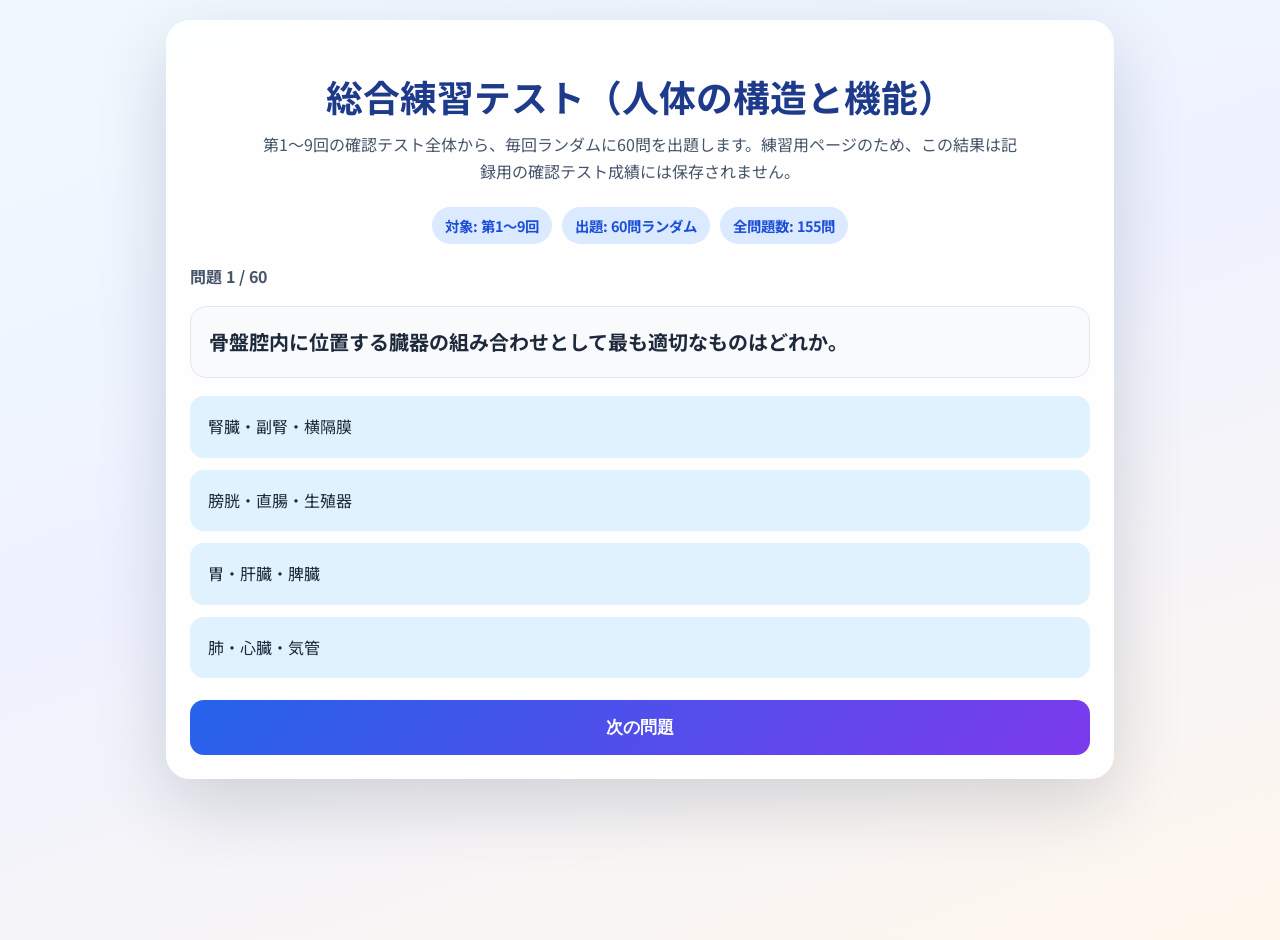
<file: practice-test.html>
<!DOCTYPE html>
<html lang="ja">
<head>
  <meta charset="UTF-8">
  <meta name="viewport" content="width=device-width, initial-scale=1.0">
  <link href="https://fonts.googleapis.com/css2?family=Noto+Sans+JP:wght@700&display=swap" rel="stylesheet">
  <title>総合練習テスト（人体の構造と機能）</title>
  <style>
    :root { color-scheme: light; }
    body {
      font-family: -apple-system, BlinkMacSystemFont, 'Noto Sans JP', 'Helvetica Neue', Arial, sans-serif;
      background: linear-gradient(160deg, #f0f9ff 0%, #eef2ff 45%, #fff7ed 100%);
      color: #1e293b;
      margin: 0;
      padding: 20px;
      min-height: 100vh;
    }
    .container {
      max-width: 900px;
      margin: 0 auto;
      background: rgba(255,255,255,0.94);
      border-radius: 24px;
      box-shadow: 0 24px 70px rgba(15,23,42,0.16);
      padding: 24px;
    }
    h1 { text-align: center; color: #1e3a8a; font-size: clamp(1.5rem, 5vw, 2.3rem); margin-bottom: 8px; }
    .lead { text-align: center; color: #475569; line-height: 1.7; margin: 0 auto 22px; max-width: 760px; }
    .quiz-meta { display: flex; flex-wrap: wrap; gap: 10px; justify-content: center; margin-bottom: 20px; }
    .pill { background: #dbeafe; color: #1d4ed8; border-radius: 999px; padding: 8px 13px; font-weight: 700; font-size: 0.9rem; }
    .progress { color: #475569; font-weight: 700; margin-bottom: 10px; }
    .question {
      font-size: 1.25em;
      font-weight: 700;
      margin: 18px 0;
      line-height: 1.7;
      background: #f8fafc;
      border: 1px solid #e2e8f0;
      border-radius: 16px;
      padding: 18px;
    }
    .options { display: grid; gap: 12px; }
    .option {
      padding: 16px;
      border-radius: 14px;
      background-color: #e0f2fe;
      cursor: pointer;
      transition: transform 0.18s ease, background-color 0.18s ease, box-shadow 0.18s ease;
      border: 2px solid transparent;
      line-height: 1.6;
    }
    .option:hover { transform: translateY(-1px); box-shadow: 0 8px 22px rgba(14,165,233,0.18); }
    .option.correct { background-color: #bbf7d0; border-color: #22c55e; }
    .option.incorrect { background-color: #fecaca; border-color: #ef4444; }
    .option.selected { font-weight: 700; }
    .option.disabled { pointer-events: none; }
    .explanation {
      display: none;
      opacity: 0;
      transition: opacity 0.25s ease;
      margin-top: 18px;
      padding: 16px;
      border-left: 5px solid #3b82f6;
      background: #eff6ff;
      border-radius: 12px;
      line-height: 1.7;
    }
    .nav-button {
      display: block;
      width: 100%;
      margin-top: 22px;
      padding: 16px;
      border: none;
      border-radius: 14px;
      color: white;
      background: linear-gradient(135deg, #2563eb, #7c3aed);
      font-size: 1.05em;
      font-weight: 700;
      cursor: pointer;
    }
    .nav-button.secondary { background: linear-gradient(135deg, #64748b, #94a3b8); }
    .result-card {
      background: #f8fafc;
      border: 1px solid #e2e8f0;
      border-radius: 16px;
      padding: 16px;
      margin: 14px 0;
      line-height: 1.65;
    }
    .result-status.correct { color: #16a34a; font-weight: 700; }
    .result-status.incorrect { color: #dc2626; font-weight: 700; }
    .source { color: #64748b; font-size: 0.92em; font-weight: 700; margin-bottom: 8px; }
    .summary { background: #ecfeff; border: 1px solid #67e8f9; border-radius: 18px; padding: 18px; margin: 18px 0; }
  </style>
</head>
<body>
  <div class="container">
    <h1>総合練習テスト（人体の構造と機能）</h1>
    <p class="lead">第1〜9回の確認テスト全体から、毎回ランダムに60問を出題します。練習用ページのため、この結果は記録用の確認テスト成績には保存されません。</p>
    <div class="quiz-meta">
      <span class="pill">対象: 第1〜9回</span>
      <span class="pill">出題: 60問ランダム</span>
      <span class="pill">全問題数: 155問</span>
    </div>
    <div id="quiz-container" class="quiz-container">
      <div class="progress" id="progress"></div>
      <div id="question" class="question"></div>
      <div id="options" class="options"></div>
      <div id="explanation" class="explanation"></div>
      <button id="next" class="nav-button" onclick="nextQuestion()">次の問題</button>
    </div>
    <div id="result-container"></div>
  </div>

  <script>
    const allQuizData = [
      {
            "sourceNo": 1,
            "sourceTitle": "第1回",
            "sourceQuestionNo": 1,
            "question": "解剖学で基準となる、気をつけの姿勢で立ち、手のひらを前に向けた体位を何と呼びますか？",
            "options": [
                  "生理学的立位",
                  "解剖学的正位",
                  "機能的肢位",
                  "日常的立位"
            ],
            "answer": 1,
            "explanation": "人体を記載・説明する際の基準となる姿勢は「解剖学的正位」です。"
      },
      {
            "sourceNo": 1,
            "sourceTitle": "第1回",
            "sourceQuestionNo": 2,
            "question": "人体を左右に分ける面（身体の正中を通る面を含む）を何と呼びますか？",
            "options": [
                  "水平面",
                  "前額面（冠状面）",
                  "矢状面",
                  "斜断面"
            ],
            "answer": 2,
            "explanation": "人体を左右に分ける面は「矢状面」です。特に正中を通る面は「正中面」とも呼ばれます。"
      },
      {
            "sourceNo": 1,
            "sourceTitle": "第1回",
            "sourceQuestionNo": 3,
            "question": "人体を構成するレベルで、同じような形態と機能を持つ細胞が集まってできるものを何と呼びますか？",
            "options": [
                  "器官",
                  "個体",
                  "細胞",
                  "組織"
            ],
            "answer": 3,
            "explanation": "細胞が集まって「組織」を形成します。組織が集まって器官、器官が集まって器官系、そして個体が構成されます。"
      },
      {
            "sourceNo": 1,
            "sourceTitle": "第1回",
            "sourceQuestionNo": 4,
            "question": "体の表面や、消化管・気管などの管の内側をおおっている、細胞が密に集まった組織は何ですか？",
            "options": [
                  "筋組織",
                  "結合組織",
                  "上皮組織",
                  "神経組織"
            ],
            "answer": 2,
            "explanation": "体の表面や体内の管の内面を覆い、保護・吸収・分泌などの役割を担うのは「上皮組織」です。細胞が密に配列しているのが特徴です。"
      },
      {
            "sourceNo": 1,
            "sourceTitle": "第1回",
            "sourceQuestionNo": 5,
            "question": "上皮組織において、体表や管腔に面している側の表面を何と呼びますか？",
            "options": [
                  "基底面",
                  "側面",
                  "自由面",
                  "接着面"
            ],
            "answer": 2,
            "explanation": "上皮細胞の、体外や体内の空間（管腔）に面している側を「自由面」と呼びます。"
      },
      {
            "sourceNo": 1,
            "sourceTitle": "第1回",
            "sourceQuestionNo": 6,
            "question": "骨格系は大きく体幹骨格と体肢骨格に分類されます。体幹骨格に含まれないのはどれですか？",
            "options": [
                  "脊柱",
                  "胸郭",
                  "頭蓋骨",
                  "上腕骨"
            ],
            "answer": 3,
            "explanation": "体幹骨格は頭蓋骨、脊柱、胸郭から構成されます。上腕骨は上肢の骨であり、体肢骨格に含まれます。"
      },
      {
            "sourceNo": 1,
            "sourceTitle": "第1回",
            "sourceQuestionNo": 7,
            "question": "脳を保護する役割を持つ頭蓋骨は、脳頭蓋を構成する骨とされます。脳頭蓋に含まれないのはどれですか？",
            "options": [
                  "前頭骨",
                  "側頭骨",
                  "下顎骨",
                  "後頭骨"
            ],
            "answer": 2,
            "explanation": "脳頭蓋は前頭骨、頭頂骨、側頭骨、後頭骨、蝶形骨、篩骨から構成されます。下顎骨は顔面頭蓋を構成する骨の一つです。"
      },
      {
            "sourceNo": 1,
            "sourceTitle": "第1回",
            "sourceQuestionNo": 8,
            "question": "脊柱を構成する椎骨のうち、肋骨と関節する関節面を持つのはどの椎骨ですか？",
            "options": [
                  "頸椎",
                  "胸椎",
                  "腰椎",
                  "仙椎"
            ],
            "answer": 1,
            "explanation": "胸椎は、肋骨と関節するための関節面（肋骨窩）を持っています。"
      },
      {
            "sourceNo": 1,
            "sourceTitle": "第1回",
            "sourceQuestionNo": 9,
            "question": "男性の骨盤の特徴として記述されているものではないのはどれですか？",
            "options": [
                  "骨盤口がハート型で狭い",
                  "恥骨下角が狭い（\u003c70°）",
                  "骨が全体的に厚くて重い",
                  "骨盤口が広くて円形に近い"
            ],
            "answer": 3,
            "explanation": "男性の骨盤は、女性と比較して骨盤口が狭くハート型、恥骨下角が狭く、骨が厚くて重いという特徴があります。「骨盤口が広くて円形に近い」のは女性の骨盤の特徴です。"
      },
      {
            "sourceNo": 1,
            "sourceTitle": "第1回",
            "sourceQuestionNo": 10,
            "question": "大腿骨の関節に関する記述で正しいものはどれですか？",
            "options": [
                  "近位端は脛骨と関節する",
                  "遠位端は腓骨とのみ関節する",
                  "近位端は寛骨と関節する",
                  "遠位端は足根骨と関節する"
            ],
            "answer": 2,
            "explanation": "大腿骨の近位端（大腿骨頭）は寛骨の寛骨臼と関節し、股関節を形成します。遠位端は脛骨および膝蓋骨と関節し、膝関節を形成します。"
      },
      {
            "sourceNo": 1,
            "sourceTitle": "第1回",
            "sourceQuestionNo": 11,
            "question": "足のアーチの主な機能として説明されているもので、最も適切なものはどれですか？",
            "options": [
                  "足の骨の成長を促進する",
                  "足の見た目を美しく保つ",
                  "体重を支え、足の骨と軟部組織に分散させる",
                  "地面からの衝撃を直接骨に伝える"
            ],
            "answer": 2,
            "explanation": "足のアーチ（土踏まず）は、体重を分散させ、歩行や走行時の地面からの衝撃を吸収する重要な役割を担っています。"
      },
      {
            "sourceNo": 1,
            "sourceTitle": "第1回",
            "sourceQuestionNo": 12,
            "question": "骨の形成に関わる細胞として記述されているのは骨芽細胞と破骨細胞です。これらの細胞が含まれる構造はどれですか？",
            "options": [
                  "関節",
                  "長管骨",
                  "軟骨",
                  "腱"
            ],
            "answer": 1,
            "explanation": "骨芽細胞と破骨細胞は、骨のリモデリング（形成と吸収）に関わる細胞であり、骨組織、特に長管骨などの骨に見られます。"
      },
      {
            "sourceNo": 1,
            "sourceTitle": "第1回",
            "sourceQuestionNo": 13,
            "question": "肘関節の伸展に関わる骨格筋として主に挙げられるのはどれですか？",
            "options": [
                  "上腕二頭筋",
                  "上腕筋",
                  "上腕三頭筋",
                  "腕橈骨筋"
            ],
            "answer": 2,
            "explanation": "肘関節の伸展（腕を伸ばす動き）の主動作筋は、上腕の後面にある上腕三頭筋です。上腕二頭筋、上腕筋、腕橈骨筋は主に肘関節の屈曲に関わります。"
      },
      {
            "sourceNo": 2,
            "sourceTitle": "第2回",
            "sourceQuestionNo": 1,
            "question": "心臓の主な役割として最も適切なものはどれか。",
            "options": [
                  "呼吸によって酸素を取り込む。",
                  "栄養素を消化吸収する。",
                  "血液を全身に送り出すポンプ。",
                  "老廃物を体外に排出する。"
            ],
            "answer": 2,
            "explanation": "心臓は、収縮と拡張を繰り返すことで血液を肺循環と体循環に送り出すポンプとしての役割を担っています。"
      },
      {
            "sourceNo": 2,
            "sourceTitle": "第2回",
            "sourceQuestionNo": 2,
            "question": "健康な成人の安静時における心臓の１分間の拍出量として最も適切な値はどれか。",
            "options": [
                  "約70ml",
                  "約500ml",
                  "約5000ml",
                  "約7000ml"
            ],
            "answer": 2,
            "explanation": "心拍出量は1回拍出量×心拍数で計算されます。成人の安静時では、1回拍出量約70ml、心拍数約70回/分とすると、約4900ml/分となり、約5000ml（5L）が最も近いです。"
      },
      {
            "sourceNo": 2,
            "sourceTitle": "第2回",
            "sourceQuestionNo": 3,
            "question": "心臓の心尖部は、体幹のどの方向を向いているか。",
            "options": [
                  "右上方",
                  "後方",
                  "左前下方",
                  "真上"
            ],
            "answer": 2,
            "explanation": "心臓は胸腔内でやや左に傾いて位置しており、心尖部（心臓の先端）は左前下方を向いています。第5肋間鎖骨中線付近で心尖拍動として触知できます。"
      },
      {
            "sourceNo": 2,
            "sourceTitle": "第2回",
            "sourceQuestionNo": 4,
            "question": "肺循環において、二酸化炭素の多い血液が送られる場所はどこか。",
            "options": [
                  "左心房",
                  "左心室",
                  "肺",
                  "全身"
            ],
            "answer": 2,
            "explanation": "肺循環では、右心室から送り出された二酸化炭素の多い静脈血が肺動脈を通って肺へ送られ、ガス交換が行われます。"
      },
      {
            "sourceNo": 2,
            "sourceTitle": "第2回",
            "sourceQuestionNo": 5,
            "question": "体循環において、酸素の多い血液を全身に送り出す心臓の部屋はどこか。",
            "options": [
                  "右心房",
                  "右心室",
                  "左心房",
                  "左心室"
            ],
            "answer": 3,
            "explanation": "左心室は、肺で酸素化された動脈血を受け取り、強力な収縮によって大動脈を通じて全身へ送り出します。"
      },
      {
            "sourceNo": 2,
            "sourceTitle": "第2回",
            "sourceQuestionNo": 6,
            "question": "右心房に血液が流入する主要な血管として適切でないものはどれか。",
            "options": [
                  "上大静脈",
                  "下大静脈",
                  "肺静脈",
                  "冠状静脈洞"
            ],
            "answer": 2,
            "explanation": "右心房には、上半身からの静脈血を集める上大静脈、下半身からの静脈血を集める下大静脈、心臓自身の静脈血を集める冠状静脈洞が流入します。肺静脈は酸素化された血液を肺から左心房へ運びます。"
      },
      {
            "sourceNo": 2,
            "sourceTitle": "第2回",
            "sourceQuestionNo": 7,
            "question": "左心室から全身へ血液が送り出される最も太い血管はどれか。",
            "options": [
                  "肺動脈",
                  "肺静脈",
                  "大動脈",
                  "上大静脈"
            ],
            "answer": 2,
            "explanation": "大動脈は左心室から始まり、全身へ動脈血を送る体循環の主幹となる最も太い血管です。"
      },
      {
            "sourceNo": 2,
            "sourceTitle": "第2回",
            "sourceQuestionNo": 8,
            "question": "心臓の部屋の間や、心室と血管の間にある弁の主な役割は何か。",
            "options": [
                  "血液の濾過",
                  "ガス交換",
                  "血液の逆流防止",
                  "栄養素の吸収"
            ],
            "answer": 2,
            "explanation": "心臓の弁（僧帽弁、三尖弁、大動脈弁、肺動脈弁）は、血液が一方向に流れるようにし、逆流を防ぐ役割を持っています。"
      },
      {
            "sourceNo": 2,
            "sourceTitle": "第2回",
            "sourceQuestionNo": 9,
            "question": "心臓の壁を構成する３つの層のうち、ポンプ機能を担う筋肉の層はどれか。",
            "options": [
                  "心外膜",
                  "心筋層",
                  "心内膜",
                  "心膜"
            ],
            "answer": 1,
            "explanation": "心臓壁は内側から心内膜、心筋層、心外膜の3層で構成されます。心筋層が最も厚く、心臓の収縮力を生み出す筋肉組織です。"
      },
      {
            "sourceNo": 2,
            "sourceTitle": "第2回",
            "sourceQuestionNo": 10,
            "question": "心臓の内側を覆う最も内側の層で、血管の内皮と連続しているのはどれか。",
            "options": [
                  "心外膜",
                  "心筋層",
                  "心内膜",
                  "心膜"
            ],
            "answer": 2,
            "explanation": "心内膜は心臓の内腔全体（心房、心室、弁）を覆う薄い膜であり、血管の内壁を覆う内皮と連続しています。"
      },
      {
            "sourceNo": 2,
            "sourceTitle": "第2回",
            "sourceQuestionNo": 11,
            "question": "心臓を包む二重の膜構造を何と呼ぶか。",
            "options": [
                  "心臓壁",
                  "心膜",
                  "胸膜",
                  "横隔膜"
            ],
            "answer": 1,
            "explanation": "心膜は心臓を包む袋状の二重構造の膜で、心臓を保護し、適切な位置に保持する役割があります。"
      },
      {
            "sourceNo": 2,
            "sourceTitle": "第2回",
            "sourceQuestionNo": 12,
            "question": "血液を心臓から全身へ送り出す血管を一般的に何と呼ぶか。",
            "options": [
                  "静脈",
                  "動脈",
                  "毛細血管",
                  "細静脈"
            ],
            "answer": 1,
            "explanation": "動脈は、心臓から拍出された血液を全身の組織や器官へ運ぶ血管の総称です。"
      },
      {
            "sourceNo": 2,
            "sourceTitle": "第2回",
            "sourceQuestionNo": 13,
            "question": "毛細血管での物質交換において、血液中の水分や溶質を間質液に流れ出させる主な要因は何と呼ばれるか。",
            "options": [
                  "毛細血管圧",
                  "血液膠質浸透圧",
                  "静脈圧",
                  "組織液圧"
            ],
            "answer": 0,
            "explanation": "毛細血管圧（血液静水圧）は、毛細血管内の血液の圧力であり、水分や低分子の溶質を血管壁を通して間質液へ押し出す（濾過させる）力として働きます。"
      },
      {
            "sourceNo": 2,
            "sourceTitle": "第2回",
            "sourceQuestionNo": 14,
            "question": "下腿の筋肉が収縮することで静脈が圧迫され、血液が心臓方向へ押し上げられる現象を何と呼ぶか。",
            "options": [
                  "呼吸ポンプ作用",
                  "骨格筋ポンプ作用（ミルキング）",
                  "心臓の収縮力",
                  "動静脈吻合"
            ],
            "answer": 1,
            "explanation": "骨格筋ポンプ作用（ミルキングアクション）は、特に下肢の筋肉が収縮・弛緩する際に静脈を圧迫し、静脈弁と協調して血液を重力に逆らって心臓へ送り返すメカニズムです。"
      },
      {
            "sourceNo": 2,
            "sourceTitle": "第2回",
            "sourceQuestionNo": 15,
            "question": "肺循環の説明として最も適切なものはどれか。",
            "options": [
                  "全身に酸素と栄養を運ぶ血液の流れ。",
                  "肝臓で解毒された血液が心臓に戻る流れ。",
                  "右心室から肺へ二酸化炭素の多い血液を送り、酸素を取り込んだ血液が左心房に戻る流れ。",
                  "腎臓で老廃物が濾過された血液が心臓に戻る流れ。"
            ],
            "answer": 2,
            "explanation": "肺循環は、心臓（右心室）と肺の間の血液循環です。右心室から出た静脈血が肺動脈を通って肺へ行き、ガス交換（二酸化炭素放出、酸素取り込み）が行われ、酸素化された動脈血が肺静脈を通って左心房へ戻ります。"
      },
      {
            "sourceNo": 3,
            "sourceTitle": "第3回",
            "sourceQuestionNo": 1,
            "question": "血管の役割として適切でないものはどれか。",
            "options": [
                  "酸素を運ぶ。",
                  "老廃物を運ぶ。",
                  "ホルモンを生成する。",
                  "栄養を運ぶ。"
            ],
            "answer": 2,
            "explanation": "血管は酸素、栄養、老廃物、ホルモンなど、あらゆる物質の通り道となりますが、ホルモンを生成するのは内分泌腺などであり、血管そのものの役割ではありません。"
      },
      {
            "sourceNo": 3,
            "sourceTitle": "第3回",
            "sourceQuestionNo": 2,
            "question": "動脈壁を構成する組織の層について、正しい組み合わせはどれか。",
            "options": [
                  "内膜、中膜、筋膜",
                  "内膜、中膜、外膜",
                  "上皮、平滑筋、結合組織",
                  "基底膜、内皮、外膜"
            ],
            "answer": 1,
            "explanation": "動脈壁は血管内腔側から順に、内膜（内皮＋基底膜）、中膜（平滑筋層と弾性線維）、外膜（疎性結合組織）からなる 3 層構造です。"
      },
      {
            "sourceNo": 3,
            "sourceTitle": "第3回",
            "sourceQuestionNo": 3,
            "question": "毛細血管の特徴として最も適切なものはどれか。",
            "options": [
                  "動脈と同様に3層構造を持つ。",
                  "主に骨格筋の収縮によって血液が流れる。",
                  "血管壁が薄く、物質交換が容易に行われる。",
                  "血液を心臓へ戻す役割を持つ。"
            ],
            "answer": 2,
            "explanation": "毛細血管は1層の内皮細胞とその周囲の基底膜で構成されており血管壁が薄く、多くの物質が容易に通過できます。ここで栄養物、酸素、二酸化炭素、老廃物が血液と組織液との間で交換されます。"
      },
      {
            "sourceNo": 3,
            "sourceTitle": "第3回",
            "sourceQuestionNo": 4,
            "question": "静脈の特徴について、正しいものはどれか。",
            "options": [
                  "常に動脈よりも血管壁が厚い。",
                  "血液の逆流を防ぐ弁が形成されていることがある。",
                  "酸素の多い血液を心臓へ運ぶ。",
                  "体循環では心臓から血液を送り出す血管である。"
            ],
            "answer": 1,
            "explanation": "静脈は動脈と同様の構造を持ちますが、中膜と内膜は薄いです。また、静脈の内膜が内方におれまがり、弁が形成されていることがあります。体循環では静脈は心臓に血液が流入する血管であり 、二酸化炭素の多い血液を運びます 。"
      },
      {
            "sourceNo": 3,
            "sourceTitle": "第3回",
            "sourceQuestionNo": 5,
            "question": "静脈還流（血液が体循環の静脈を通って心臓に戻ること）を助けるメカニズムはどれか。",
            "options": [
                  "心臓の拍動",
                  "骨格筋ポンプ",
                  "動脈の弾性収縮",
                  "腎臓での水分再吸収"
            ],
            "answer": 1,
            "explanation": "静脈還流は、静脈と右心房の間の血圧差や、骨格筋ポンプ、呼吸ポンプによって助けられます。心臓の拍動は動脈血を送り出す主な駆動力ですが、静脈還流を直接助けるメカニズムとしては骨格筋ポンプや呼吸ポンプが挙げられています。"
      },
      {
            "sourceNo": 3,
            "sourceTitle": "第3回",
            "sourceQuestionNo": 6,
            "question": "下肢の静脈における骨格筋ポンプ作用の説明として最も適切なものはどれか。",
            "options": [
                  "筋収縮によって静脈が圧迫され、血液が心臓に近い方向へ押し上げられる。",
                  "筋弛緩時に静脈弁が開き、血液が逆流するのを許容する。",
                  "心臓に近い側の静脈弁は常に閉じている。",
                  "骨格筋ポンプは主に動脈血の流れを促進する。"
            ],
            "answer": 0,
            "explanation": "下腿の筋が収縮すると静脈を圧迫し、血液は心臓に近い弁を通過します（ミルキング作用）。心臓から遠い位置にある静脈弁は閉じて逆流を防ぎます。筋弛緩後は、収縮部位の血圧が低下し、心臓に近い側の静脈弁が閉じます。"
      },
      {
            "sourceNo": 3,
            "sourceTitle": "第3回",
            "sourceQuestionNo": 7,
            "question": "体循環の説明として最も適切なものはどれか。",
            "options": [
                  "血液を肺に送り酸素を取り入れ、二酸化炭素を排出する循環。",
                  "全身に血液をおくり、酸素と栄養を運び、二酸化炭素や老廃物を心臓に戻す循環。",
                  "肝臓を通過して栄養分を吸収する循環。",
                  "心臓自身に血液を供給する循環。"
            ],
            "answer": 1,
            "explanation": "体循環は、全身に血液をおくり、酸素と栄養を運ぶとともに、全身からの二酸化炭素や老廃物を心臓に戻す循環です 。"
      },
      {
            "sourceNo": 3,
            "sourceTitle": "第3回",
            "sourceQuestionNo": 8,
            "question": "右主気管支と左主気管支を比較したときの右主気管支の特徴として最も適切なものはどれか。",
            "options": [
                  "左主気管支よりも細く長い。",
                  "左主気管支よりも太く短く、より垂直に近い角度で分岐する。",
                  "左主気管支と全く同じ形状・角度である。",
                  "気管支軟骨を欠く。"
            ],
            "answer": 1,
            "explanation": "右主気管支は左主気管支よりも太く短く、気管からの分岐角度がより垂直に近いため、誤嚥した異物が入り込みやすい側とされます。臨床的にも誤嚥性肺炎は右肺に多発します。"
      },
      {
            "sourceNo": 3,
            "sourceTitle": "第3回",
            "sourceQuestionNo": 9,
            "question": "体循環において、動脈と静脈を流れる血液の種類について正しい組み合わせはどれか。",
            "options": [
                  "動脈：酸素が多い、静脈：二酸化炭素が多い",
                  "動脈：二酸化炭素が多い、静脈：酸素が多い",
                  "動脈：栄養が多い、静脈：老廃物が多い",
                  "動脈：ホルモンが多い、静脈：ホルモンが少ない"
            ],
            "answer": 0,
            "explanation": "体循環では、動脈は酸素の多い血液を運び、静脈は二酸化炭素の多い血液を運びます 。"
      },
      {
            "sourceNo": 3,
            "sourceTitle": "第3回",
            "sourceQuestionNo": 10,
            "question": "肺循環において、肺動脈と肺静脈を流れる血液の種類について正しい組み合わせはどれか。",
            "options": [
                  "肺動脈：酸素が多い、肺静脈：二酸化炭素が多い",
                  "肺動脈：二酸化炭素が多い、肺静脈：酸素が多い",
                  "肺動脈：栄養が多い、肺静脈：栄養が少ない",
                  "肺動脈：老廃物が多い、肺静脈：老廃物が少ない"
            ],
            "answer": 1,
            "explanation": "肺循環においては、肺動脈は二酸化炭素の多い血液を運び、肺静脈は酸素の多い血液を運びます。"
      },
      {
            "sourceNo": 3,
            "sourceTitle": "第3回",
            "sourceQuestionNo": 11,
            "question": "呼吸器系の主な役割として最も適切なものはどれか。",
            "options": [
                  "栄養分の吸収と運搬。",
                  "老廃物の濾過と排出。",
                  "空気中の酸素を取り込み、体内の二酸化炭素を排出すること。",
                  "ホルモンの生成と分泌。"
            ],
            "answer": 2,
            "explanation": "呼吸器系は、空気中の酸素を取り込み、体内の二酸化炭素を排出する役割を担います。"
      },
      {
            "sourceNo": 3,
            "sourceTitle": "第3回",
            "sourceQuestionNo": 12,
            "question": "気道の全体像について、空気の流れを正しい順序で示したものはどれか。",
            "options": [
                  "肺胞→気管支→気管",
                  "気管→気管支→肺胞",
                  "気管支→気管→肺胞",
                  "肺胞→気管→気管支"
            ],
            "answer": 1,
            "explanation": "吸気の流れは、鼻腔・口腔→咽頭→喉頭→気管→主気管支→細気管支→肺胞という順路をたどります。"
      },
      {
            "sourceNo": 3,
            "sourceTitle": "第3回",
            "sourceQuestionNo": 13,
            "question": "呼吸器系において、血液と空気の間でガス交換（酸素と二酸化炭素の交換）が主に行われる場所はどこか。",
            "options": [
                  "気管",
                  "気管支",
                  "肺胞",
                  "鼻腔"
            ],
            "answer": 2,
            "explanation": "肺胞はガス交換が行われる場所です 。肺循環によって運ばれてきた血液が肺胞の毛細血管でガス交換を行います。"
      },
      {
            "sourceNo": 3,
            "sourceTitle": "第3回",
            "sourceQuestionNo": 14,
            "question": "肺胞に存在する細胞のうち、血液と空気の間で行われるガス交換のほとんどを行う細胞はどれか。",
            "options": [
                  "サーファクタント分泌細胞",
                  "肺胞マクロファージ",
                  "血管内皮細胞",
                  "肺胞上皮細胞"
            ],
            "answer": 3,
            "explanation": "肺胞上皮細胞は、血液と空気の間で酸素と二酸化炭素のガス交換のほとんどを行います 。サーファクタント分泌細胞はサーファクタントを含む肺胞液を分泌し 、肺胞マクロファージは塵埃粒子や異物を除去します 。血管内皮細胞は血管壁を構成する細胞であり、肺胞のガス交換に関わる細胞とは異なります。"
      },
      {
            "sourceNo": 4,
            "sourceTitle": "第4回",
            "sourceQuestionNo": 1,
            "question": "胃体部の主な働きはどれか。",
            "options": [
                  "食塊を一時的に貯蔵する",
                  "胃液と混ぜて粉砕する",
                  "胆汁を分泌する",
                  "ビタミンB₁₂を吸収する"
            ],
            "answer": 1,
            "explanation": "胃体部では強い蠕動運動により食塊を胃液と混和し、細かく粉砕する機能が中心である。"
      },
      {
            "sourceNo": 4,
            "sourceTitle": "第4回",
            "sourceQuestionNo": 2,
            "question": "食塊を一時的に貯蔵する胃の部位はどれか。",
            "options": [
                  "噴門部",
                  "胃底部",
                  "幽門部",
                  "胃角"
            ],
            "answer": 1,
            "explanation": "噴門部から胃底部にかけては伸展性が高く、食塊を短時間貯蔵する役割を担う。"
      },
      {
            "sourceNo": 4,
            "sourceTitle": "第4回",
            "sourceQuestionNo": 3,
            "question": "三大唾液腺に含まれないのはどれか。",
            "options": [
                  "耳下腺",
                  "顎下腺",
                  "舌下腺",
                  "膵臓"
            ],
            "answer": 3,
            "explanation": "三大唾液腺は耳下腺・顎下腺・舌下腺であり、膵臓は唾液腺ではなく消化液（膵液）を分泌する外分泌腺である。"
      },
      {
            "sourceNo": 4,
            "sourceTitle": "第4回",
            "sourceQuestionNo": 4,
            "question": "食道が横隔膜を通過するときの開口部はどれか。",
            "options": [
                  "大動脈裂孔",
                  "食道裂孔",
                  "腸骨稜",
                  "大網孔"
            ],
            "answer": 1,
            "explanation": "食道は横隔膜を貫く食道裂孔（高さT10付近）を通って胃へ続く。"
      },
      {
            "sourceNo": 4,
            "sourceTitle": "第4回",
            "sourceQuestionNo": 5,
            "question": "小腸と大腸の境界に位置し、内容物の逆流を防ぐ弁はどれか。",
            "options": [
                  "幽門弁",
                  "回盲弁",
                  "大網弁",
                  "肛門弁"
            ],
            "answer": 1,
            "explanation": "回盲弁（バウヒン弁）は回腸末端と盲腸の移行部にあり、大腸内容の小腸への逆流を防止する。"
      },
      {
            "sourceNo": 4,
            "sourceTitle": "第4回",
            "sourceQuestionNo": 6,
            "question": "大腸に分類されない部位はどれか。",
            "options": [
                  "上行結腸",
                  "横行結腸",
                  "盲腸",
                  "十二指腸"
            ],
            "answer": 3,
            "explanation": "十二指腸は小腸の最初の部分であり、大腸（盲腸・結腸・直腸など）には含まれない。"
      },
      {
            "sourceNo": 4,
            "sourceTitle": "第4回",
            "sourceQuestionNo": 7,
            "question": "肝臓の下面に付着し、胆汁を一時的に貯蔵する袋状の臓器はどれか。",
            "options": [
                  "胆嚢",
                  "胆管",
                  "膵臓",
                  "脾臓"
            ],
            "answer": 0,
            "explanation": "胆汁は肝臓で作られた後、肝臓下面にある胆嚢に蓄えられ、食後に十二指腸へ排出される。"
      },
      {
            "sourceNo": 4,
            "sourceTitle": "第4回",
            "sourceQuestionNo": 8,
            "question": "膵臓で内分泌機能を担う構造はどれか。",
            "options": [
                  "外分泌腺房",
                  "ランゲルハンス島",
                  "胆嚢腺窩",
                  "ブルンナー腺"
            ],
            "answer": 1,
            "explanation": "ランゲルハンス島（膵島）はインスリンやグルカゴンなどのホルモンを分泌する膵臓の内分泌部位である。"
      },
      {
            "sourceNo": 4,
            "sourceTitle": "第4回",
            "sourceQuestionNo": 9,
            "question": "嚥下時に喉頭口を塞ぎ、食物が気道に入らないようにする構造はどれか。",
            "options": [
                  "口蓋垂",
                  "口蓋扁桃",
                  "喉頭蓋",
                  "舌根"
            ],
            "answer": 2,
            "explanation": "嚥下第2相（咽頭相）では、喉頭蓋が後下方に倒れて喉頭口を塞ぐとともに声門が閉鎖し、食塊は食道へ送られる。この機能が低下すると誤嚥性肺炎のリスクが高まる。"
      },
      {
            "sourceNo": 4,
            "sourceTitle": "第4回",
            "sourceQuestionNo": 10,
            "question": "胃の区分を噴門側から幽門側へ正しい順序に並べたものはどれか。",
            "options": [
                  "噴門部 → 幽門部 → 胃体部 → 胃底部",
                  "噴門部 → 胃底部 → 胃体部 → 幽門部",
                  "胃底部 → 噴門部 → 胃体部 → 幽門部",
                  "噴門部 → 胃体部 → 胃底部 → 幽門部"
            ],
            "answer": 1,
            "explanation": "食物の流れは食道→噴門→胃底部（ドーム状の上部）→胃体部（中央部、蠕動で混和・粉砕）→角切痕→幽門部→十二指腸の順である。"
      },
      {
            "sourceNo": 4,
            "sourceTitle": "第4回",
            "sourceQuestionNo": 11,
            "question": "肝門を通過する構造物の組合せとして正しいのはどれか。",
            "options": [
                  "下大静脈・肝静脈・総胆管",
                  "固有肝動脈・門脈・総胆管",
                  "上腸間膜動脈・脾静脈・膵管",
                  "腹腔動脈・奇静脈・リンパ管"
            ],
            "answer": 1,
            "explanation": "肝門では固有肝動脈（酸素の多い動脈血）、門脈（消化管からの栄養に富む静脈血）、総胆管（胆汁の排出路）の3本が出入りする。下大静脈は肝臓の後面を通り、肝静脈を介して肝の血液を受け取るが肝門は通らない。"
      },
      {
            "sourceNo": 4,
            "sourceTitle": "第4回",
            "sourceQuestionNo": 12,
            "question": "総胆管と主膵管が合流し、十二指腸下行部に開口する部位はどれか。",
            "options": [
                  "幽門",
                  "ファーター乳頭（大十二指腸乳頭）",
                  "トライツ靭帯",
                  "回盲弁"
            ],
            "answer": 1,
            "explanation": "総胆管と主膵管は十二指腸下行部のファーター乳頭（大十二指腸乳頭）で合流して開口し、オッディ括約筋によって胆汁・膵液の排出が調節される。"
      },
      {
            "sourceNo": 4,
            "sourceTitle": "第4回",
            "sourceQuestionNo": 13,
            "question": "小腸の一部である回腸末端が流入する大腸の部位はどれか。",
            "options": [
                  "上行結腸",
                  "盲腸",
                  "S状結腸",
                  "直腸"
            ],
            "answer": 1,
            "explanation": "回腸末端は盲腸に流入し、その移行部に回盲弁（バウヒン弁）がある。盲腸からは虫垂が突出する。"
      },
      {
            "sourceNo": 5,
            "sourceTitle": "第5回",
            "sourceQuestionNo": 1,
            "question": "眼球の表面を潤し、乾燥から守る働きがある液体はどれか。",
            "options": [
                  "血液",
                  "唾液",
                  "涙液",
                  "リンパ液"
            ],
            "answer": 2,
            "explanation": "涙液は眼球表面を潤し、乾燥や異物から角膜・結膜を守る。"
      },
      {
            "sourceNo": 5,
            "sourceTitle": "第5回",
            "sourceQuestionNo": 2,
            "question": "光を受け取り、視覚情報を神経信号へ変換する細胞が存在する膜状組織はどれか。",
            "options": [
                  "角膜",
                  "水晶体",
                  "網膜",
                  "強膜"
            ],
            "answer": 2,
            "explanation": "網膜には視細胞が存在し、光刺激を神経信号へ変換する。"
      },
      {
            "sourceNo": 5,
            "sourceTitle": "第5回",
            "sourceQuestionNo": 3,
            "question": "眼球を上下左右に動かす働きを担う筋肉群はどれか。",
            "options": [
                  "内眼筋",
                  "眼輪筋",
                  "外眼筋",
                  "毛様体筋"
            ],
            "answer": 2,
            "explanation": "外眼筋は眼球外側に付着し、眼球運動を行う筋群である。"
      },
      {
            "sourceNo": 5,
            "sourceTitle": "第5回",
            "sourceQuestionNo": 4,
            "question": "眼球前部を満たし、眼圧の維持や角膜・水晶体への栄養供給に関わる液体はどれか。",
            "options": [
                  "硝子体液",
                  "眼房水",
                  "涙液",
                  "リンパ液"
            ],
            "answer": 1,
            "explanation": "眼房水は前房・後房を満たし、眼圧維持と栄養供給に関わる。"
      },
      {
            "sourceNo": 5,
            "sourceTitle": "第5回",
            "sourceQuestionNo": 5,
            "question": "聴覚と平衡感覚の感覚細胞が存在するのは、耳のどの部分か。",
            "options": [
                  "外耳",
                  "中耳",
                  "内耳",
                  "耳管"
            ],
            "answer": 2,
            "explanation": "内耳には蝸牛、前庭、半規管があり、聴覚と平衡感覚の受容器を含む。"
      },
      {
            "sourceNo": 5,
            "sourceTitle": "第5回",
            "sourceQuestionNo": 6,
            "question": "螺旋状の形をした内耳の聴覚器官はどれか。",
            "options": [
                  "前庭",
                  "半規管",
                  "蝸牛",
                  "耳小骨"
            ],
            "answer": 2,
            "explanation": "蝸牛は螺旋状の構造で、音の振動を感知する聴覚器官である。"
      },
      {
            "sourceNo": 5,
            "sourceTitle": "第5回",
            "sourceQuestionNo": 7,
            "question": "頭部の傾きや直線加速度を感知する内耳の受容器はどれか。",
            "options": [
                  "蝸牛",
                  "半規管",
                  "平衡斑",
                  "鼓膜"
            ],
            "answer": 2,
            "explanation": "平衡斑は耳石器にあり、重力方向や直線加速度を感知する。"
      },
      {
            "sourceNo": 5,
            "sourceTitle": "第5回",
            "sourceQuestionNo": 8,
            "question": "頭部の回転、つまり角加速度を感知する内耳の構造はどれか。",
            "options": [
                  "平衡斑",
                  "蝸牛",
                  "半規管",
                  "耳管"
            ],
            "answer": 2,
            "explanation": "半規管は頭部の回転運動を感知し、姿勢保持や視線安定に関わる。"
      },
      {
            "sourceNo": 5,
            "sourceTitle": "第5回",
            "sourceQuestionNo": 9,
            "question": "エレベーターの昇降を感じる感覚に最も関係するのはどれか。",
            "options": [
                  "音を聞く感覚",
                  "回転を感じる感覚",
                  "直線加速度を感じる感覚",
                  "色を識別する感覚"
            ],
            "answer": 2,
            "explanation": "上下方向の動きは直線加速度であり、耳石器の平衡斑が関与する。"
      },
      {
            "sourceNo": 5,
            "sourceTitle": "第5回",
            "sourceQuestionNo": 10,
            "question": "頭部が動いても視線を保つ前庭動眼反射に、主に入力を与える感覚情報はどれか。",
            "options": [
                  "皮膚からの触覚情報",
                  "内耳からの平衡感覚情報",
                  "鼻からの嗅覚情報",
                  "味蕾からの味覚情報"
            ],
            "answer": 1,
            "explanation": "内耳の前庭器官からの情報は眼球運動を調節し、視界を安定させる。"
      },
      {
            "sourceNo": 5,
            "sourceTitle": "第5回",
            "sourceQuestionNo": 11,
            "question": "中耳に存在する耳小骨を、鼓膜側から内耳側へ正しい順序で並べたものはどれか。",
            "options": [
                  "ツチ骨 → キヌタ骨 → アブミ骨",
                  "アブミ骨 → キヌタ骨 → ツチ骨",
                  "キヌタ骨 → ツチ骨 → アブミ骨",
                  "ツチ骨 → アブミ骨 → キヌタ骨"
            ],
            "answer": 0,
            "explanation": "鼓膜の振動はツチ骨、キヌタ骨、アブミ骨の順に伝わり、内耳へ伝達される。"
      },
      {
            "sourceNo": 5,
            "sourceTitle": "第5回",
            "sourceQuestionNo": 12,
            "question": "網膜上で視細胞が存在せず、生理的盲点となる部位はどれか。",
            "options": [
                  "中心窩",
                  "黄斑部",
                  "視神経乳頭",
                  "毛様体"
            ],
            "answer": 2,
            "explanation": "視神経乳頭では視神経線維が眼球を出るため視細胞が存在しない。"
      },
      {
            "sourceNo": 5,
            "sourceTitle": "第5回",
            "sourceQuestionNo": 13,
            "question": "網膜で最も視力が高く、色覚に関わる錐体細胞が密集する部位はどれか。",
            "options": [
                  "視神経乳頭",
                  "中心窩",
                  "毛様体",
                  "脈絡膜"
            ],
            "answer": 1,
            "explanation": "中心窩は黄斑部の中央にあり、錐体細胞が密集して精細な視覚を担う。"
      },
      {
            "sourceNo": 5,
            "sourceTitle": "第5回",
            "sourceQuestionNo": 14,
            "question": "眼房水を産生し、水晶体の厚み調節にも関わる構造はどれか。",
            "options": [
                  "角膜",
                  "虹彩",
                  "毛様体",
                  "強膜"
            ],
            "answer": 2,
            "explanation": "毛様体は眼房水を産生し、毛様体筋により水晶体の厚みを調節する。"
      },
      {
            "sourceNo": 5,
            "sourceTitle": "第5回",
            "sourceQuestionNo": 15,
            "question": "蝸牛管内にあり、音の振動を感知する聴覚の受容器はどれか。",
            "options": [
                  "ラセン器（コルチ器）",
                  "平衡斑",
                  "膨大部稜",
                  "耳石膜"
            ],
            "answer": 0,
            "explanation": "ラセン器には有毛細胞があり、音の機械的振動を神経信号へ変換する。"
      },
      {
            "sourceNo": 5,
            "sourceTitle": "第5回",
            "sourceQuestionNo": 16,
            "question": "眼球の最前部にあり、透明で光を大きく屈折させる構造はどれか。",
            "options": [
                  "角膜",
                  "網膜",
                  "強膜",
                  "脈絡膜"
            ],
            "answer": 0,
            "explanation": "角膜は眼球前面の透明な膜で、光を眼内へ入れ屈折させる。"
      },
      {
            "sourceNo": 5,
            "sourceTitle": "第5回",
            "sourceQuestionNo": 17,
            "question": "遠近調節で厚みが変化し、光を網膜上に焦点化する透明な構造はどれか。",
            "options": [
                  "虹彩",
                  "水晶体",
                  "硝子体",
                  "結膜"
            ],
            "answer": 1,
            "explanation": "水晶体は厚みを変えて屈折力を調節し、網膜に焦点を合わせる。"
      },
      {
            "sourceNo": 5,
            "sourceTitle": "第5回",
            "sourceQuestionNo": 18,
            "question": "瞳孔の大きさを調節し、眼に入る光の量を調整する構造はどれか。",
            "options": [
                  "角膜",
                  "水晶体",
                  "虹彩",
                  "網膜"
            ],
            "answer": 2,
            "explanation": "虹彩は瞳孔径を変化させ、眼内に入る光量を調整する。"
      },
      {
            "sourceNo": 5,
            "sourceTitle": "第5回",
            "sourceQuestionNo": 19,
            "question": "外耳道の奥にあり、音波を受けて振動する膜はどれか。",
            "options": [
                  "前庭窓",
                  "鼓膜",
                  "耳管",
                  "蝸牛管"
            ],
            "answer": 1,
            "explanation": "鼓膜は外耳と中耳の境界にあり、音波を振動として耳小骨へ伝える。"
      },
      {
            "sourceNo": 5,
            "sourceTitle": "第5回",
            "sourceQuestionNo": 20,
            "question": "中耳と咽頭を連絡し、中耳内の圧を調整する管はどれか。",
            "options": [
                  "蝸牛管",
                  "半規管",
                  "外耳道",
                  "耳管"
            ],
            "answer": 3,
            "explanation": "耳管は中耳腔と咽頭をつなぎ、鼓膜の両側の圧を調整する。"
      },
      {
            "sourceNo": 6,
            "sourceTitle": "第6回",
            "sourceQuestionNo": 1,
            "question": "中枢神経系を構成する組み合わせとして正しいものはどれか。",
            "options": [
                  "脳と脊髄",
                  "脳神経と脊髄神経",
                  "交感神経と副交感神経",
                  "筋と腱"
            ],
            "answer": 0,
            "explanation": "中枢神経系は脳と脊髄から構成される。"
      },
      {
            "sourceNo": 6,
            "sourceTitle": "第6回",
            "sourceQuestionNo": 2,
            "question": "神経活動の主役となり、情報を受け取り伝える細胞はどれか。",
            "options": [
                  "グリア細胞",
                  "ニューロン（神経細胞）",
                  "赤血球",
                  "上皮細胞"
            ],
            "answer": 1,
            "explanation": "ニューロンは神経情報の受容・統合・伝達を担う。"
      },
      {
            "sourceNo": 6,
            "sourceTitle": "第6回",
            "sourceQuestionNo": 3,
            "question": "ニューロンを支持し、神経組織の環境維持などを担う細胞はどれか。",
            "options": [
                  "骨細胞",
                  "筋細胞",
                  "グリア細胞",
                  "脂肪細胞"
            ],
            "answer": 2,
            "explanation": "グリア細胞はニューロンを支持し、神経組織の機能維持を助ける。"
      },
      {
            "sourceNo": 6,
            "sourceTitle": "第6回",
            "sourceQuestionNo": 4,
            "question": "有髄神経で興奮が髄鞘の切れ目を飛び飛びに伝わる現象はどれか。",
            "options": [
                  "拡散",
                  "跳躍伝導",
                  "濾過",
                  "蠕動運動"
            ],
            "answer": 1,
            "explanation": "有髄神経ではランビエ絞輪を介して興奮が跳躍伝導する。"
      },
      {
            "sourceNo": 6,
            "sourceTitle": "第6回",
            "sourceQuestionNo": 5,
            "question": "活動電位は、神経細胞で起こるどの現象を表すか。",
            "options": [
                  "興奮の発生と伝導",
                  "細胞分裂",
                  "骨形成",
                  "ホルモン分泌のみ"
            ],
            "answer": 0,
            "explanation": "活動電位は神経細胞膜で生じる急速な電位変化で、興奮の伝導に関わる。"
      },
      {
            "sourceNo": 6,
            "sourceTitle": "第6回",
            "sourceQuestionNo": 6,
            "question": "大脳の灰白質は、主に何が集まって見える部分か。",
            "options": [
                  "神経線維",
                  "神経細胞体",
                  "骨膜",
                  "血漿"
            ],
            "answer": 1,
            "explanation": "灰白質は主に神経細胞体が多く存在する部分である。"
      },
      {
            "sourceNo": 6,
            "sourceTitle": "第6回",
            "sourceQuestionNo": 7,
            "question": "大脳の白質は、主に何が集まって見える部分か。",
            "options": [
                  "神経線維",
                  "神経細胞体",
                  "上皮細胞",
                  "軟骨"
            ],
            "answer": 0,
            "explanation": "白質は主に髄鞘をもつ神経線維が集まる部分である。"
      },
      {
            "sourceNo": 6,
            "sourceTitle": "第6回",
            "sourceQuestionNo": 8,
            "question": "思考、判断、随意運動、感覚統合などの高次機能に深く関わる部位はどれか。",
            "options": [
                  "大脳皮質",
                  "延髄",
                  "脊髄神経",
                  "耳小骨"
            ],
            "answer": 0,
            "explanation": "大脳皮質は高次機能、随意運動、感覚情報処理などを担う。"
      },
      {
            "sourceNo": 6,
            "sourceTitle": "第6回",
            "sourceQuestionNo": 9,
            "question": "情動や記憶に深く関わる大脳の領域として適切なものはどれか。",
            "options": [
                  "橋",
                  "大脳辺縁系",
                  "小脳虫部",
                  "脊髄前角"
            ],
            "answer": 1,
            "explanation": "大脳辺縁系は情動や記憶形成に関与する。"
      },
      {
            "sourceNo": 6,
            "sourceTitle": "第6回",
            "sourceQuestionNo": 10,
            "question": "脳幹に含まれる組み合わせとして正しいものはどれか。",
            "options": [
                  "大脳・小脳・脊髄",
                  "視床・視床下部・小脳",
                  "中脳・橋・延髄",
                  "硬膜・クモ膜・軟膜"
            ],
            "answer": 2,
            "explanation": "脳幹は中脳、橋、延髄から構成される。"
      },
      {
            "sourceNo": 6,
            "sourceTitle": "第6回",
            "sourceQuestionNo": 11,
            "question": "呼吸や循環など生命維持に重要な中枢が存在する部位はどれか。",
            "options": [
                  "大脳皮質",
                  "小脳",
                  "視床",
                  "延髄"
            ],
            "answer": 3,
            "explanation": "延髄には呼吸・循環など生命維持に関わる中枢がある。"
      },
      {
            "sourceNo": 6,
            "sourceTitle": "第6回",
            "sourceQuestionNo": 12,
            "question": "中脳と延髄の間に位置し、小脳との連絡にも関わる脳幹の部位はどれか。",
            "options": [
                  "中脳",
                  "橋",
                  "間脳",
                  "大脳基底核"
            ],
            "answer": 1,
            "explanation": "橋は中脳と延髄の間に位置し、小脳との連絡にも関わる。"
      },
      {
            "sourceNo": 6,
            "sourceTitle": "第6回",
            "sourceQuestionNo": 13,
            "question": "脳と脊髄を包む髄膜の組み合わせとして正しいものはどれか。",
            "options": [
                  "粘膜・漿膜・滑膜",
                  "皮質・髄質・被膜",
                  "硬膜・クモ膜・軟膜",
                  "骨膜・筋膜・胸膜"
            ],
            "answer": 2,
            "explanation": "髄膜は外側から硬膜、クモ膜、軟膜の3層である。"
      },
      {
            "sourceNo": 6,
            "sourceTitle": "第6回",
            "sourceQuestionNo": 14,
            "question": "脳脊髄液が存在する主な空間はどれか。",
            "options": [
                  "硬膜外腔",
                  "クモ膜下腔",
                  "胸膜腔",
                  "関節腔"
            ],
            "answer": 1,
            "explanation": "脳脊髄液は主にクモ膜下腔に存在し、脳と脊髄を保護する。"
      },
      {
            "sourceNo": 6,
            "sourceTitle": "第6回",
            "sourceQuestionNo": 15,
            "question": "脳が液体の中に浮かぶように保護されるとき、その液体はどれか。",
            "options": [
                  "リンパ液",
                  "胆汁",
                  "脳脊髄液",
                  "滑液"
            ],
            "answer": 2,
            "explanation": "脳脊髄液は脳の浮力を保ち、衝撃から守る。"
      },
      {
            "sourceNo": 6,
            "sourceTitle": "第6回",
            "sourceQuestionNo": 16,
            "question": "脳を収納し、外部からの衝撃から守る骨性構造はどれか。",
            "options": [
                  "頭蓋骨",
                  "胸骨",
                  "骨盤",
                  "肩甲骨"
            ],
            "answer": 0,
            "explanation": "脳は頭蓋骨の内部に格納され、保護されている。"
      },
      {
            "sourceNo": 6,
            "sourceTitle": "第6回",
            "sourceQuestionNo": 17,
            "question": "末梢から中枢へ情報を送る神経を何と呼ぶか。",
            "options": [
                  "遠心性神経",
                  "求心性神経",
                  "運動神経のみ",
                  "自律神経のみ"
            ],
            "answer": 1,
            "explanation": "求心性神経は感覚情報などを末梢から中枢へ送る。"
      },
      {
            "sourceNo": 6,
            "sourceTitle": "第6回",
            "sourceQuestionNo": 18,
            "question": "中枢から末梢へ命令を送る神経を何と呼ぶか。",
            "options": [
                  "求心性神経",
                  "感覚神経のみ",
                  "遠心性神経",
                  "脳脊髄液"
            ],
            "answer": 2,
            "explanation": "遠心性神経は中枢から筋や腺などの効果器へ情報を送る。"
      },
      {
            "sourceNo": 6,
            "sourceTitle": "第6回",
            "sourceQuestionNo": 19,
            "question": "体温、摂食、飲水などの恒常性調節に深く関わる脳の部位はどれか。",
            "options": [
                  "視床下部",
                  "鼓膜",
                  "腎盂",
                  "脾臓"
            ],
            "answer": 0,
            "explanation": "視床下部は体温、摂食、飲水、内分泌調節など恒常性維持に関わる。"
      },
      {
            "sourceNo": 6,
            "sourceTitle": "第6回",
            "sourceQuestionNo": 20,
            "question": "神経系を構造で大きく分けると、中枢神経系と何に分けられるか。",
            "options": [
                  "末梢神経系",
                  "消化器系",
                  "循環器系",
                  "内分泌器系のみ"
            ],
            "answer": 0,
            "explanation": "神経系は構造的に中枢神経系と末梢神経系に大別される。"
      },
      {
            "sourceNo": 7,
            "sourceTitle": "第7回",
            "sourceQuestionNo": 1,
            "question": "脳から直接出入りする末梢神経を何と呼ぶか。",
            "options": [
                  "脊髄神経",
                  "脳神経",
                  "交感神経幹",
                  "皮神経"
            ],
            "answer": 1,
            "explanation": "脳神経は脳から直接出入りする末梢神経である。"
      },
      {
            "sourceNo": 7,
            "sourceTitle": "第7回",
            "sourceQuestionNo": 2,
            "question": "脊髄神経は全部で何対あるか。",
            "options": [
                  "12対",
                  "24対",
                  "31対",
                  "43対"
            ],
            "answer": 2,
            "explanation": "脊髄神経は頚8対、胸12対、腰5対、仙5対、尾骨1対の計31対である。"
      },
      {
            "sourceNo": 7,
            "sourceTitle": "第7回",
            "sourceQuestionNo": 3,
            "question": "頚椎は7個だが、頚神経は何対あるか。",
            "options": [
                  "7対",
                  "8対",
                  "12対",
                  "31対"
            ],
            "answer": 1,
            "explanation": "頚神経は8対あり、頚椎の数7個とは異なる点に注意する。"
      },
      {
            "sourceNo": 7,
            "sourceTitle": "第7回",
            "sourceQuestionNo": 4,
            "question": "末梢神経系の分類として講義で示されたものは、脳神経、脊髄神経と何か。",
            "options": [
                  "中枢神経系",
                  "感覚器系",
                  "自律神経系",
                  "内分泌器系"
            ],
            "answer": 2,
            "explanation": "末梢神経系は脳神経、脊髄神経、自律神経系として整理できる。"
      },
      {
            "sourceNo": 7,
            "sourceTitle": "第7回",
            "sourceQuestionNo": 5,
            "question": "腕神経叢を構成する主な脊髄神経根はどれか。",
            "options": [
                  "C1〜C4",
                  "C5〜T1",
                  "T12〜L4",
                  "L4〜S4"
            ],
            "answer": 1,
            "explanation": "腕神経叢は主にC5〜T1からなり、上肢の神経支配に関わる。"
      },
      {
            "sourceNo": 7,
            "sourceTitle": "第7回",
            "sourceQuestionNo": 6,
            "question": "腰神経叢の構成として講義で示された範囲はどれか。",
            "options": [
                  "T12〜L4",
                  "C5〜T1",
                  "L4〜S4",
                  "S2〜S4"
            ],
            "answer": 0,
            "explanation": "腰神経叢は主にT12〜L4から構成される。"
      },
      {
            "sourceNo": 7,
            "sourceTitle": "第7回",
            "sourceQuestionNo": 7,
            "question": "仙骨神経叢と坐骨神経に関係が深い神経根の範囲はどれか。",
            "options": [
                  "C1〜C4",
                  "T1〜T5",
                  "L4〜S4",
                  "S5〜尾骨神経"
            ],
            "answer": 2,
            "explanation": "仙骨神経叢は主にL4〜S4からなり、坐骨神経などを出す。"
      },
      {
            "sourceNo": 7,
            "sourceTitle": "第7回",
            "sourceQuestionNo": 8,
            "question": "自律神経系が主に調整する対象として最も適切なものはどれか。",
            "options": [
                  "骨の長さ",
                  "皮膚の色素量",
                  "内臓の働き",
                  "爪の形"
            ],
            "answer": 2,
            "explanation": "自律神経系は内臓、血管、腺などの働きを無意識に調整する。"
      },
      {
            "sourceNo": 7,
            "sourceTitle": "第7回",
            "sourceQuestionNo": 9,
            "question": "交感神経幹は、どの神経系に属する構造か。",
            "options": [
                  "交感神経系",
                  "副交感神経系",
                  "体性感覚系",
                  "内分泌器系"
            ],
            "answer": 0,
            "explanation": "交感神経幹は交感神経系の重要な構造である。"
      },
      {
            "sourceNo": 7,
            "sourceTitle": "第7回",
            "sourceQuestionNo": 10,
            "question": "顔面表情筋の運動に関わる顔面神経は第何脳神経か。",
            "options": [
                  "第Ⅴ脳神経",
                  "第Ⅶ脳神経",
                  "第Ⅸ脳神経",
                  "第Ⅻ脳神経"
            ],
            "answer": 1,
            "explanation": "顔面神経は第Ⅶ脳神経で、表情筋の運動などに関わる。"
      },
      {
            "sourceNo": 7,
            "sourceTitle": "第7回",
            "sourceQuestionNo": 11,
            "question": "聴覚と平衡覚を伝える脳神経はどれか。",
            "options": [
                  "内耳神経（第Ⅷ脳神経）",
                  "舌咽神経（第Ⅸ脳神経）",
                  "動眼神経（第Ⅲ脳神経）",
                  "迷走神経（第Ⅹ脳神経）"
            ],
            "answer": 0,
            "explanation": "内耳神経は蝸牛神経と前庭神経を含み、聴覚と平衡覚を伝える。"
      },
      {
            "sourceNo": 7,
            "sourceTitle": "第7回",
            "sourceQuestionNo": 12,
            "question": "胸腹部内臓への副交感神経支配に広く関わる迷走神経は第何脳神経か。",
            "options": [
                  "第Ⅴ脳神経",
                  "第Ⅶ脳神経",
                  "第Ⅹ脳神経",
                  "第Ⅺ脳神経"
            ],
            "answer": 2,
            "explanation": "迷走神経は第Ⅹ脳神経で、胸腹部内臓の副交感神経支配に関わる。"
      },
      {
            "sourceNo": 7,
            "sourceTitle": "第7回",
            "sourceQuestionNo": 13,
            "question": "下垂体前葉から分泌されるホルモンとして適切なものはどれか。",
            "options": [
                  "成長ホルモン（GH）",
                  "メラトニン",
                  "アドレナリン",
                  "アルドステロン"
            ],
            "answer": 0,
            "explanation": "下垂体前葉はGH、ACTH、TSH、PRL、LH、FSHなどを分泌する。"
      },
      {
            "sourceNo": 7,
            "sourceTitle": "第7回",
            "sourceQuestionNo": 14,
            "question": "下垂体後葉から分泌されるホルモンの組み合わせとして正しいものはどれか。",
            "options": [
                  "GHとTSH",
                  "ADHとオキシトシン",
                  "メラトニンとコルチゾール",
                  "アドレナリンとノルアドレナリン"
            ],
            "answer": 1,
            "explanation": "下垂体後葉からはADHとオキシトシンが放出される。"
      },
      {
            "sourceNo": 7,
            "sourceTitle": "第7回",
            "sourceQuestionNo": 15,
            "question": "松果体から分泌され、睡眠や概日リズムに関わるホルモンはどれか。",
            "options": [
                  "インスリン",
                  "コルチゾール",
                  "アルドステロン",
                  "メラトニン"
            ],
            "answer": 3,
            "explanation": "松果体はメラトニンを分泌し、睡眠や概日リズムの調整に関わる。"
      },
      {
            "sourceNo": 7,
            "sourceTitle": "第7回",
            "sourceQuestionNo": 16,
            "question": "脊髄神経の根のうち、運動性線維が主に通るのはどれか。",
            "options": [
                  "後根",
                  "前根",
                  "後根神経節",
                  "交感神経幹"
            ],
            "answer": 1,
            "explanation": "脊髄神経では前根が主に運動性線維、後根が主に感覚性線維を含む。"
      },
      {
            "sourceNo": 7,
            "sourceTitle": "第7回",
            "sourceQuestionNo": 17,
            "question": "副腎皮質の球状層から分泌される代表的ホルモンはどれか。",
            "options": [
                  "アルドステロン",
                  "コルチゾール",
                  "アンドロゲン",
                  "アドレナリン"
            ],
            "answer": 0,
            "explanation": "副腎皮質の球状層はアルドステロンを分泌し、Na保持や血圧維持に関わる。"
      },
      {
            "sourceNo": 7,
            "sourceTitle": "第7回",
            "sourceQuestionNo": 18,
            "question": "感覚神経細胞の細胞体が集まる、脊髄神経の後根に付随する構造はどれか。",
            "options": [
                  "交感神経節",
                  "脊髄神経節（後根神経節）",
                  "前角",
                  "灰白質交連"
            ],
            "answer": 1,
            "explanation": "脊髄神経節（後根神経節）には感覚神経細胞の細胞体が集まる。"
      },
      {
            "sourceNo": 7,
            "sourceTitle": "第7回",
            "sourceQuestionNo": 19,
            "question": "副腎髄質から分泌される代表的なホルモンはどれか。",
            "options": [
                  "GHとTSH",
                  "アルドステロンとコルチゾール",
                  "インスリンとグルカゴン",
                  "アドレナリンとノルアドレナリン"
            ],
            "answer": 3,
            "explanation": "副腎髄質は交感神経刺激によりアドレナリンとノルアドレナリンを分泌する。"
      },
      {
            "sourceNo": 7,
            "sourceTitle": "第7回",
            "sourceQuestionNo": 20,
            "question": "膵臓で内分泌機能を担い、インスリンやグルカゴンを分泌する構造はどれか。",
            "options": [
                  "ランゲルハンス島（膵島）",
                  "膵管",
                  "十二指腸乳頭",
                  "腺房細胞のみ"
            ],
            "answer": 0,
            "explanation": "ランゲルハンス島は膵臓の内分泌部で、インスリンやグルカゴンを分泌する。"
      },
      {
            "sourceNo": 8,
            "sourceTitle": "第8回",
            "sourceQuestionNo": 1,
            "question": "泌尿器系を構成する器官の組み合わせとして最も適切なものはどれか。",
            "options": [
                  "腎臓・尿管・膀胱・尿道",
                  "心臓・動脈・静脈・毛細血管",
                  "胃・小腸・大腸・肝臓",
                  "精巣・卵巣・子宮・腟"
            ],
            "answer": 0,
            "explanation": "泌尿器系は尿をつくる腎臓、尿を運ぶ尿管、尿をためる膀胱、体外へ出す尿道からなる。"
      },
      {
            "sourceNo": 8,
            "sourceTitle": "第8回",
            "sourceQuestionNo": 2,
            "question": "腎臓が1日に作る原尿量として、講義資料で示された量に最も近いものはどれか。",
            "options": [
                  "約1.5 L",
                  "150 L以上",
                  "約500 mL",
                  "約5 L"
            ],
            "answer": 1,
            "explanation": "資料では腎臓が1日に150 L以上の原尿をつくることが示されている。"
      },
      {
            "sourceNo": 8,
            "sourceTitle": "第8回",
            "sourceQuestionNo": 3,
            "question": "腎臓で作られた原尿の大部分はどうなるか。",
            "options": [
                  "すべて尿として排出される",
                  "胆汁に変えられる",
                  "再吸収され血液側へ戻る",
                  "肺から排出される"
            ],
            "answer": 2,
            "explanation": "原尿の大部分は尿細管で再吸収され、必要な水や物質が血液側へ戻される。"
      },
      {
            "sourceNo": 8,
            "sourceTitle": "第8回",
            "sourceQuestionNo": 4,
            "question": "腎機能が失われたときに生命を脅かす異常として資料に示されていたものはどれか。",
            "options": [
                  "高カリウム血症",
                  "低酸素血症のみ",
                  "骨折",
                  "近視"
            ],
            "answer": 0,
            "explanation": "資料では高カリウム血症による心停止など、腎機能喪失の危険性が示されている。"
      },
      {
            "sourceNo": 8,
            "sourceTitle": "第8回",
            "sourceQuestionNo": 5,
            "question": "腎臓の基本的な機能単位はどれか。",
            "options": [
                  "肝小葉",
                  "肺胞",
                  "ネフロン（腎単位）",
                  "筋線維"
            ],
            "answer": 2,
            "explanation": "ネフロンは腎小体と尿細管からなる腎臓の基本的な機能単位である。"
      },
      {
            "sourceNo": 8,
            "sourceTitle": "第8回",
            "sourceQuestionNo": 6,
            "question": "腎小体を構成する組み合わせとして正しいものはどれか。",
            "options": [
                  "糸球体とボーマン嚢",
                  "尿管と膀胱",
                  "腎盂と尿道",
                  "腎静脈と副腎"
            ],
            "answer": 0,
            "explanation": "腎小体は毛細血管の塊である糸球体と、それを包むボーマン嚢からなる。"
      },
      {
            "sourceNo": 8,
            "sourceTitle": "第8回",
            "sourceQuestionNo": 7,
            "question": "血液の濾過が主に行われる構造はどれか。",
            "options": [
                  "尿道",
                  "膀胱三角",
                  "糸球体",
                  "尿管"
            ],
            "answer": 2,
            "explanation": "糸球体では血液が濾過され、原尿が作られる。"
      },
      {
            "sourceNo": 8,
            "sourceTitle": "第8回",
            "sourceQuestionNo": 8,
            "question": "糸球体濾過装置でフィルター形成に関わる細胞として資料に示されたものはどれか。",
            "options": [
                  "骨芽細胞",
                  "足細胞",
                  "赤血球",
                  "神経細胞"
            ],
            "answer": 1,
            "explanation": "足細胞の足突起が濾過障壁の一部となり、血液の濾過に関わる。"
      },
      {
            "sourceNo": 8,
            "sourceTitle": "第8回",
            "sourceQuestionNo": 9,
            "question": "腎臓の皮質に多く存在し、血液の濾過に関わる構造はどれか。",
            "options": [
                  "腎小体",
                  "膀胱",
                  "尿道括約筋",
                  "精管"
            ],
            "answer": 0,
            "explanation": "腎小体は主に腎皮質に存在し、血液濾過に関わる。"
      },
      {
            "sourceNo": 8,
            "sourceTitle": "第8回",
            "sourceQuestionNo": 10,
            "question": "腎臓内部で尿を集め、尿管へ向かわせる漏斗状の部位はどれか。",
            "options": [
                  "腎皮質",
                  "腎錐体",
                  "腎盂",
                  "糸球体"
            ],
            "answer": 2,
            "explanation": "腎盂は腎臓内で尿を集め、尿管へ送る部位である。"
      },
      {
            "sourceNo": 8,
            "sourceTitle": "第8回",
            "sourceQuestionNo": 11,
            "question": "腎臓から膀胱へ尿を運ぶ管はどれか。",
            "options": [
                  "尿管",
                  "尿道",
                  "卵管",
                  "精管"
            ],
            "answer": 0,
            "explanation": "尿管は腎臓で作られた尿を膀胱へ運ぶ。"
      },
      {
            "sourceNo": 8,
            "sourceTitle": "第8回",
            "sourceQuestionNo": 12,
            "question": "尿を一時的にためる器官はどれか。",
            "options": [
                  "腎臓",
                  "膀胱",
                  "尿管",
                  "副腎"
            ],
            "answer": 1,
            "explanation": "膀胱は尿を一時的に貯留する器官である。"
      },
      {
            "sourceNo": 8,
            "sourceTitle": "第8回",
            "sourceQuestionNo": 13,
            "question": "膀胱から体外へ尿を排出する管はどれか。",
            "options": [
                  "尿管",
                  "卵管",
                  "尿道",
                  "総胆管"
            ],
            "answer": 2,
            "explanation": "尿道は膀胱から体外へ尿を導く管である。"
      },
      {
            "sourceNo": 8,
            "sourceTitle": "第8回",
            "sourceQuestionNo": 14,
            "question": "腎臓で必要な物質を血液側へ戻す過程を何というか。",
            "options": [
                  "分娩",
                  "再吸収",
                  "換気",
                  "受精"
            ],
            "answer": 1,
            "explanation": "再吸収により、水や電解質など必要な物質が尿細管から血液側へ戻る。"
      },
      {
            "sourceNo": 8,
            "sourceTitle": "第8回",
            "sourceQuestionNo": 15,
            "question": "尿が体外へ出るまでの流れとして正しいものはどれか。",
            "options": [
                  "膀胱 → 腎臓 → 尿管 → 尿道",
                  "尿道 → 尿管 → 膀胱 → 腎臓",
                  "腎臓 → 尿道 → 膀胱 → 尿管",
                  "腎臓 → 尿管 → 膀胱 → 尿道"
            ],
            "answer": 3,
            "explanation": "尿は腎臓で作られ、尿管、膀胱、尿道の順に流れる。"
      },
      {
            "sourceNo": 8,
            "sourceTitle": "第8回",
            "sourceQuestionNo": 16,
            "question": "腎臓の働きとして最も適切なものはどれか。",
            "options": [
                  "酸素を取り込む",
                  "食物を胃へ送る",
                  "水・電解質・老廃物の調整を行う",
                  "音を感知する"
            ],
            "answer": 2,
            "explanation": "腎臓は水分、電解質、老廃物の調整を通して体内環境の維持に関わる。"
      },
      {
            "sourceNo": 8,
            "sourceTitle": "第8回",
            "sourceQuestionNo": 17,
            "question": "腎錐体が主に位置する腎臓の領域はどれか。",
            "options": [
                  "腎髄質",
                  "腎皮質",
                  "膀胱粘膜",
                  "尿道海綿体"
            ],
            "answer": 0,
            "explanation": "腎錐体は腎髄質を構成する円錐状の構造である。"
      },
      {
            "sourceNo": 8,
            "sourceTitle": "第8回",
            "sourceQuestionNo": 18,
            "question": "尿細管と密接に関係し、再吸収された物質を受け取る血管はどれか。",
            "options": [
                  "冠動脈",
                  "尿細管周囲毛細血管",
                  "肺静脈",
                  "門脈"
            ],
            "answer": 1,
            "explanation": "尿細管周囲毛細血管は、尿細管から再吸収された水や物質を受け取る。"
      },
      {
            "sourceNo": 8,
            "sourceTitle": "第8回",
            "sourceQuestionNo": 19,
            "question": "腎臓の構造説明として最も適切なものはどれか。",
            "options": [
                  "腎皮質の腎小体・糸球体で濾過が始まる",
                  "膀胱の中で原尿が作られる",
                  "尿道は腎臓内部の構造である",
                  "腎小体は肺胞の一部である"
            ],
            "answer": 0,
            "explanation": "腎皮質にある腎小体の糸球体で血液が濾過され、尿生成が始まる。"
      },
      {
            "sourceNo": 8,
            "sourceTitle": "第8回",
            "sourceQuestionNo": 20,
            "question": "腎臓の説明として誤っているものはどれか。",
            "options": [
                  "血液から尿を作る",
                  "原尿の多くを再吸収する",
                  "ネフロンを機能単位とする",
                  "尿を胆嚢へ送る"
            ],
            "answer": 3,
            "explanation": "尿は腎臓から尿管、膀胱、尿道へ流れる。胆嚢へ送られるわけではない。"
      },
      {
            "sourceNo": 9,
            "sourceTitle": "第9回",
            "sourceQuestionNo": 1,
            "question": "有性生殖の説明として最も適切なものはどれか。",
            "options": [
                  "体細胞が単独で分裂する生殖",
                  "精子と卵が関わり受精卵をつくる生殖",
                  "尿を作る仕組み",
                  "血液を濾過する仕組み"
            ],
            "answer": 1,
            "explanation": "有性生殖では精子と卵が関わり、受精によって受精卵が形成される。"
      },
      {
            "sourceNo": 9,
            "sourceTitle": "第9回",
            "sourceQuestionNo": 2,
            "question": "骨盤腔内に位置する臓器の組み合わせとして最も適切なものはどれか。",
            "options": [
                  "肺・心臓・気管",
                  "胃・肝臓・脾臓",
                  "膀胱・直腸・生殖器",
                  "腎臓・副腎・横隔膜"
            ],
            "answer": 2,
            "explanation": "骨盤腔には膀胱、直腸、生殖器などが位置する。"
      },
      {
            "sourceNo": 9,
            "sourceTitle": "第9回",
            "sourceQuestionNo": 3,
            "question": "女性生殖器の組み合わせとして適切なものはどれか。",
            "options": [
                  "卵巣・卵管・子宮・腟",
                  "精巣・精管・前立腺・陰茎",
                  "腎臓・尿管・膀胱・尿道",
                  "心房・心室・動脈・静脈"
            ],
            "answer": 0,
            "explanation": "女性生殖器には卵巣、卵管、子宮、腟などが含まれる。"
      },
      {
            "sourceNo": 9,
            "sourceTitle": "第9回",
            "sourceQuestionNo": 4,
            "question": "卵巣の主な働きとして正しいものはどれか。",
            "options": [
                  "尿をためる",
                  "精子を成熟させる",
                  "卵子と女性ホルモンを産生する",
                  "胆汁を分泌する"
            ],
            "answer": 2,
            "explanation": "卵巣は卵子を形成し、エストロゲンなどの女性ホルモンを分泌する。"
      },
      {
            "sourceNo": 9,
            "sourceTitle": "第9回",
            "sourceQuestionNo": 5,
            "question": "卵巣と子宮をつなぎ、受精が起こる部位として重要な管はどれか。",
            "options": [
                  "尿管",
                  "卵管",
                  "精管",
                  "尿道"
            ],
            "answer": 1,
            "explanation": "卵管は卵巣から子宮へ卵を運び、受精の場となることが多い。"
      },
      {
            "sourceNo": 9,
            "sourceTitle": "第9回",
            "sourceQuestionNo": 6,
            "question": "受精卵が着床し、胎児が発育する器官はどれか。",
            "options": [
                  "卵巣",
                  "膀胱",
                  "腟",
                  "子宮"
            ],
            "answer": 3,
            "explanation": "子宮は受精卵が着床し、妊娠中に胎児が発育する器官である。"
      },
      {
            "sourceNo": 9,
            "sourceTitle": "第9回",
            "sourceQuestionNo": 7,
            "question": "子宮と外陰部を連絡する管状の器官はどれか。",
            "options": [
                  "腟",
                  "尿管",
                  "精管",
                  "卵巣"
            ],
            "answer": 0,
            "explanation": "腟は子宮頚部から外陰部へ続く管状の器官である。"
      },
      {
            "sourceNo": 9,
            "sourceTitle": "第9回",
            "sourceQuestionNo": 8,
            "question": "子宮を支持し、子宮・卵管・卵巣の位置関係に関わる膜状構造はどれか。",
            "options": [
                  "横隔膜",
                  "腎筋膜",
                  "子宮広間膜",
                  "胸膜"
            ],
            "answer": 2,
            "explanation": "子宮広間膜は骨盤内で子宮や付属器の位置関係に関わる膜状構造である。"
      },
      {
            "sourceNo": 9,
            "sourceTitle": "第9回",
            "sourceQuestionNo": 9,
            "question": "男性生殖器の組み合わせとして適切なものはどれか。",
            "options": [
                  "卵巣・卵管・子宮・腟",
                  "精巣・精巣上体・精管・前立腺",
                  "腎臓・尿管・膀胱・尿道",
                  "蝸牛・前庭・半規管・鼓膜"
            ],
            "answer": 1,
            "explanation": "男性生殖器には精巣、精巣上体、精管、前立腺などが含まれる。"
      },
      {
            "sourceNo": 9,
            "sourceTitle": "第9回",
            "sourceQuestionNo": 10,
            "question": "精巣の主な働きとして正しいものはどれか。",
            "options": [
                  "精子とテストステロンを産生する",
                  "卵子を産生する",
                  "尿をためる",
                  "胆汁を作る"
            ],
            "answer": 0,
            "explanation": "精巣は精子を作り、男性ホルモンであるテストステロンを分泌する。"
      },
      {
            "sourceNo": 9,
            "sourceTitle": "第9回",
            "sourceQuestionNo": 11,
            "question": "精巣内で精子が作られる主な部位はどれか。",
            "options": [
                  "腎小体",
                  "卵管采",
                  "精細管",
                  "膀胱三角"
            ],
            "answer": 2,
            "explanation": "精細管では精子形成が行われる。"
      },
      {
            "sourceNo": 9,
            "sourceTitle": "第9回",
            "sourceQuestionNo": 12,
            "question": "精子の成熟や貯蔵に関わり、精巣に接して位置する構造はどれか。",
            "options": [
                  "前立腺",
                  "精巣上体",
                  "卵巣",
                  "子宮"
            ],
            "answer": 1,
            "explanation": "精巣上体は精子の成熟や一時的な貯蔵に関わる。"
      },
      {
            "sourceNo": 9,
            "sourceTitle": "第9回",
            "sourceQuestionNo": 13,
            "question": "精巣上体から精子を運ぶ管はどれか。",
            "options": [
                  "卵管",
                  "尿管",
                  "総胆管",
                  "精管"
            ],
            "answer": 3,
            "explanation": "精管は精巣上体から精子を運ぶ管である。"
      },
      {
            "sourceNo": 9,
            "sourceTitle": "第9回",
            "sourceQuestionNo": 14,
            "question": "膀胱の下に位置し、男性尿道を取り囲む腺はどれか。",
            "options": [
                  "前立腺",
                  "副腎",
                  "甲状腺",
                  "上皮小体"
            ],
            "answer": 0,
            "explanation": "前立腺は膀胱の下に位置し、男性尿道を取り囲む。"
      },
      {
            "sourceNo": 9,
            "sourceTitle": "第9回",
            "sourceQuestionNo": 15,
            "question": "精液の液体成分の形成に関わる男性副生殖腺として適切なものはどれか。",
            "options": [
                  "涙腺",
                  "耳下腺",
                  "精嚢",
                  "松果体"
            ],
            "answer": 2,
            "explanation": "精嚢は精液の液体成分の形成に関わる男性副生殖腺である。"
      },
      {
            "sourceNo": 9,
            "sourceTitle": "第9回",
            "sourceQuestionNo": 16,
            "question": "陰茎の勃起に関わる海綿体として適切なものはどれか。",
            "options": [
                  "腎錐体",
                  "陰茎海綿体",
                  "腎小体",
                  "平衡斑"
            ],
            "answer": 1,
            "explanation": "陰茎海綿体は血液を含んで膨張し、勃起に関わる。"
      },
      {
            "sourceNo": 9,
            "sourceTitle": "第9回",
            "sourceQuestionNo": 17,
            "question": "精巣を収め、温度調節にも関わる外部構造はどれか。",
            "options": [
                  "陰嚢",
                  "子宮",
                  "卵管",
                  "膀胱"
            ],
            "answer": 0,
            "explanation": "陰嚢は精巣を収め、精子形成に適した温度環境を保つことに関わる。"
      },
      {
            "sourceNo": 9,
            "sourceTitle": "第9回",
            "sourceQuestionNo": 18,
            "question": "胎児期に精巣が腹部から陰嚢へ移動する現象はどれか。",
            "options": [
                  "排卵",
                  "濾過",
                  "精巣下降",
                  "再吸収"
            ],
            "answer": 2,
            "explanation": "精巣下降は精巣が腹部から陰嚢へ移動する発生過程である。"
      },
      {
            "sourceNo": 9,
            "sourceTitle": "第9回",
            "sourceQuestionNo": 19,
            "question": "女性と男性の骨盤内臓器の配置について一般に正しいものはどれか。",
            "options": [
                  "直腸は最も前方にある",
                  "膀胱は直腸より後方にある",
                  "生殖器は常に骨盤腔外にある",
                  "膀胱は前方、直腸は後方に位置する"
            ],
            "answer": 3,
            "explanation": "正中矢状断では、膀胱が前方、直腸が後方に位置し、その間に生殖器が配置される。"
      },
      {
            "sourceNo": 9,
            "sourceTitle": "第9回",
            "sourceQuestionNo": 20,
            "question": "女性骨盤の正中矢状断で、子宮は一般にどの臓器の間に位置するか。",
            "options": [
                  "膀胱と直腸の間",
                  "肺と心臓の間",
                  "腎臓と副腎の間",
                  "胃と肝臓の間"
            ],
            "answer": 0,
            "explanation": "女性骨盤では、子宮は前方の膀胱と後方の直腸の間に位置する。"
      }
];
    const PRACTICE_QUESTION_COUNT = 60;
    let quizData = [];
    let currentQuestion = 0;
    let score = 0;
    let userAnswers = [];
    let shuffledOptions = [];

    function shuffleArray(array) {
      const copy = [...array];
      for (let i = copy.length - 1; i > 0; i--) {
        const j = Math.floor(Math.random() * (i + 1));
        [copy[i], copy[j]] = [copy[j], copy[i]];
      }
      return copy;
    }

    function buildPracticeSet() {
      quizData = shuffleArray(allQuizData).slice(0, Math.min(PRACTICE_QUESTION_COUNT, allQuizData.length));
    }

    function loadQuestion() {
      const question = quizData[currentQuestion];
      document.getElementById('progress').textContent = `問題 ${currentQuestion + 1} / ${quizData.length}`;
      document.getElementById('question').textContent = question.question;
      shuffledOptions = shuffleArray(question.options.map((text, originalIndex) => ({ text, originalIndex })));
      document.getElementById('options').innerHTML = shuffledOptions.map((option, index) => `
        <div class="option" onclick="selectOption(${index})">${option.text}</div>
      `).join('');
      const explanationEl = document.getElementById('explanation');
      explanationEl.style.opacity = '0';
      explanationEl.style.display = 'none';
      explanationEl.innerHTML = '';
      document.getElementById('next').textContent = currentQuestion < quizData.length - 1 ? '次の問題' : '結果を見る';
    }

    function selectOption(index) {
      const options = document.querySelectorAll('.option');
      if (options[index].classList.contains('disabled')) return;
      options.forEach(option => option.classList.add('disabled'));
      options[index].classList.add('selected');

      const question = quizData[currentQuestion];
      const selectedAnswer = shuffledOptions[index].originalIndex;
      userAnswers[currentQuestion] = selectedAnswer;
      options.forEach((option, i) => {
        const originalIndex = shuffledOptions[i].originalIndex;
        if (originalIndex === question.answer) option.classList.add('correct');
        else if (i === index) option.classList.add('incorrect');
      });

      const explanationEl = document.getElementById('explanation');
      explanationEl.innerHTML = `<div class="source">出典: ${question.sourceTitle} 確認テスト</div>${question.explanation}`;
      explanationEl.style.display = 'block';
      setTimeout(() => { explanationEl.style.opacity = '1'; }, 100);
    }

    function nextQuestion() {
      if (currentQuestion < quizData.length - 1) {
        currentQuestion++;
        loadQuestion();
      } else {
        showResult();
      }
    }

    function showResult() {
      score = userAnswers.reduce((total, answer, index) => total + (answer === quizData[index].answer ? 1 : 0), 0);
      const resultContainer = document.getElementById('result-container');
      document.getElementById('quiz-container').style.display = 'none';
      const percentage = (score / quizData.length) * 100;
      let resultHtml = `
        <div class="summary">
          <h2>練習結果</h2>
          <p>正解数: <strong>${score} / ${quizData.length}</strong></p>
          <p>正答率: <strong>${percentage.toFixed(1)}%</strong></p>
          <p>このページは練習用です。結果は保存されません。間違えた問題の解説を確認してから、もう一度挑戦できます。</p>
        </div>
      `;

      quizData.forEach((question, index) => {
        const isCorrect = userAnswers[index] === question.answer;
        const selectedText = Number.isInteger(userAnswers[index]) ? question.options[userAnswers[index]] : '未回答';
        resultHtml += `
          <div class="result-card">
            <div class="source">問題 ${index + 1} / 出典: ${question.sourceTitle} 確認テスト</div>
            <p class="result-status ${isCorrect ? 'correct' : 'incorrect'}">${isCorrect ? '正解' : '不正解'}</p>
            <p><strong>質問:</strong> ${question.question}</p>
            <p><strong>あなたの回答:</strong> ${selectedText}</p>
            <p><strong>正解:</strong> ${question.options[question.answer]}</p>
            <p><strong>説明:</strong> ${question.explanation}</p>
          </div>
        `;
      });

      resultHtml += '<button class="nav-button" onclick="restartQuiz()">別の60問でもう一度挑戦する</button>';
      resultHtml += '<button class="nav-button secondary" onclick="goToTopPage()">トップページに戻る</button>';
      resultContainer.innerHTML = resultHtml;
    }

    function restartQuiz() {
      currentQuestion = 0;
      score = 0;
      userAnswers = [];
      shuffledOptions = [];
      buildPracticeSet();
      document.getElementById('quiz-container').style.display = 'block';
      document.getElementById('result-container').innerHTML = '';
      loadQuestion();
      window.scrollTo({ top: 0, behavior: 'smooth' });
    }

    function goToTopPage() {
      window.location.href = 'index.html';
    }

    buildPracticeSet();
    loadQuestion();
  </script>
</body>
</html>
</file>
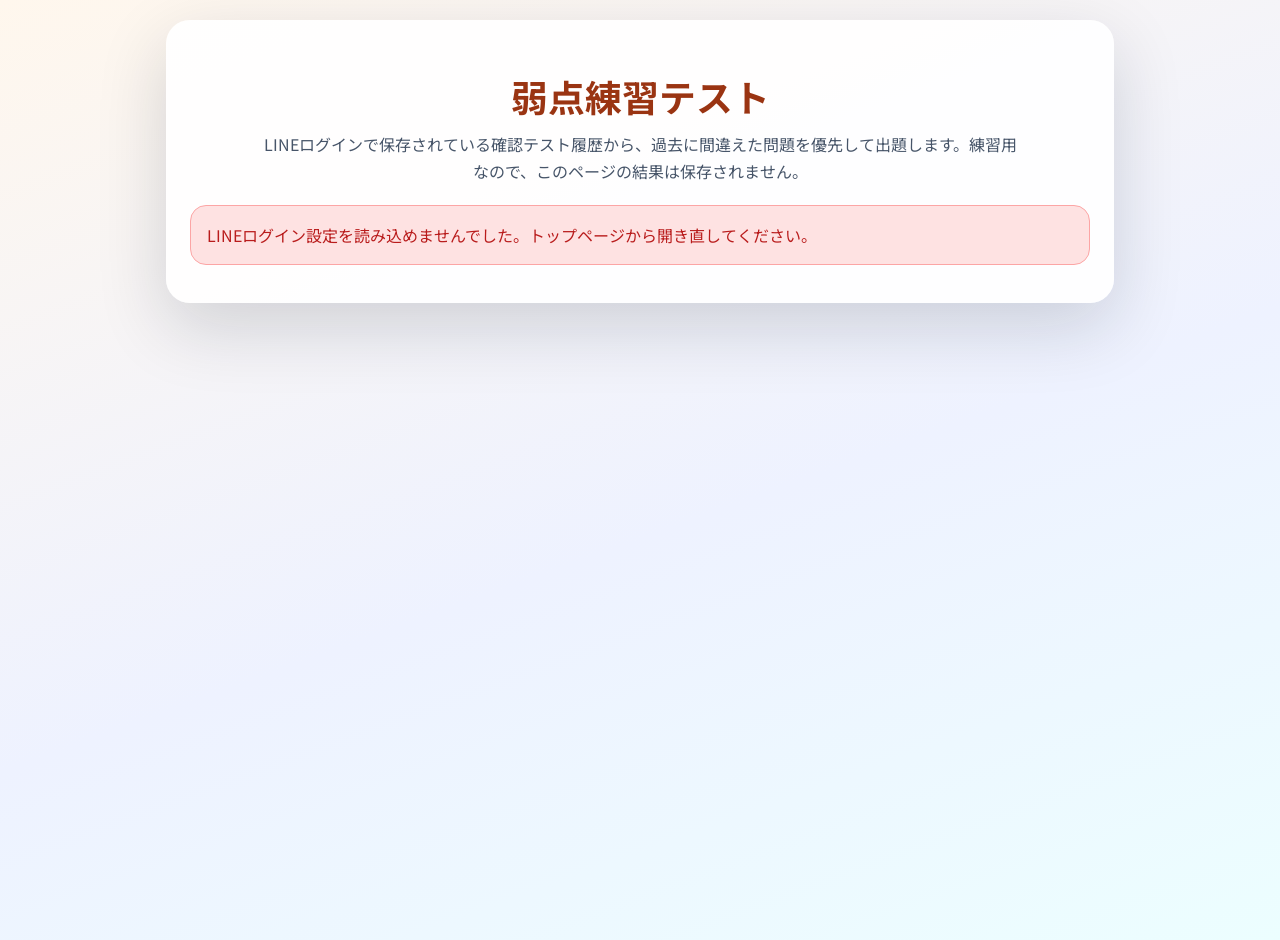
<file: weakness-practice.html>
<!DOCTYPE html>
<html lang="ja">
<head>
  <meta charset="UTF-8">
  <meta name="viewport" content="width=device-width, initial-scale=1.0">
  <link href="https://fonts.googleapis.com/css2?family=Noto+Sans+JP:wght@700&display=swap" rel="stylesheet">
  <title>弱点練習テスト（人体の構造と機能）</title>
  <style>
    body { font-family: -apple-system, BlinkMacSystemFont, 'Noto Sans JP', 'Helvetica Neue', Arial, sans-serif; background: linear-gradient(160deg, #fff7ed 0%, #eef2ff 55%, #ecfeff 100%); color: #1e293b; margin: 0; padding: 20px; min-height: 100vh; }
    .container { max-width: 900px; margin: 0 auto; background: rgba(255,255,255,0.95); border-radius: 24px; box-shadow: 0 24px 70px rgba(15,23,42,0.16); padding: 24px; }
    h1 { text-align: center; color: #9a3412; font-size: clamp(1.5rem, 5vw, 2.3rem); margin-bottom: 8px; }
    .lead { text-align: center; color: #475569; line-height: 1.7; margin: 0 auto 20px; max-width: 760px; }
    .status, .summary, .result-card { border-radius: 16px; padding: 16px; margin: 14px 0; line-height: 1.65; }
    .status { background: #eff6ff; border: 1px solid #93c5fd; color: #1d4ed8; }
    .status.warning { background: #fef9c3; border-color: #fde047; color: #854d0e; }
    .status.error { background: #fee2e2; border-color: #fca5a5; color: #b91c1c; }
    .summary { background: #fff7ed; border: 1px solid #fdba74; }
    .quiz-meta { display: flex; flex-wrap: wrap; gap: 10px; justify-content: center; margin-bottom: 20px; }
    .pill { background: #ffedd5; color: #9a3412; border-radius: 999px; padding: 8px 13px; font-weight: 700; font-size: 0.9rem; }
    .progress { color: #475569; font-weight: 700; margin-bottom: 10px; }
    .question { font-size: 1.25em; font-weight: 700; margin: 18px 0; line-height: 1.7; background: #f8fafc; border: 1px solid #e2e8f0; border-radius: 16px; padding: 18px; }
    .options { display: grid; gap: 12px; }
    .option { padding: 16px; border-radius: 14px; background-color: #ffedd5; cursor: pointer; transition: transform 0.18s ease, background-color 0.18s ease, box-shadow 0.18s ease; border: 2px solid transparent; line-height: 1.6; }
    .option:hover { transform: translateY(-1px); box-shadow: 0 8px 22px rgba(249,115,22,0.18); }
    .option.correct { background-color: #bbf7d0; border-color: #22c55e; }
    .option.incorrect { background-color: #fecaca; border-color: #ef4444; }
    .option.selected { font-weight: 700; }
    .option.disabled { pointer-events: none; }
    .explanation { display: none; opacity: 0; transition: opacity 0.25s ease; margin-top: 18px; padding: 16px; border-left: 5px solid #f97316; background: #fff7ed; border-radius: 12px; line-height: 1.7; }
    .nav-button { display: block; width: 100%; margin-top: 22px; padding: 16px; border: none; border-radius: 14px; color: white; background: linear-gradient(135deg, #f97316, #dc2626); font-size: 1.05em; font-weight: 700; cursor: pointer; }
    .nav-button.secondary { background: linear-gradient(135deg, #64748b, #94a3b8); }
    .result-card { background: #f8fafc; border: 1px solid #e2e8f0; }
    .result-status.correct { color: #16a34a; font-weight: 700; }
    .result-status.incorrect { color: #dc2626; font-weight: 700; }
    .source { color: #64748b; font-size: 0.92em; font-weight: 700; margin-bottom: 8px; }
    #quiz-container { display: none; }
  </style>
</head>
<body>
  <div class="container">
    <h1>弱点練習テスト</h1>
    <p class="lead">LINEログインで保存されている確認テスト履歴から、過去に間違えた問題を優先して出題します。練習用なので、このページの結果は保存されません。</p>
    <div id="auth-status" class="status">弱点データを読み込んでいます...</div>
    <div class="quiz-meta" id="quiz-meta" style="display:none;"></div>
    <div id="quiz-container" class="quiz-container">
      <div class="progress" id="progress"></div>
      <div id="question" class="question"></div>
      <div id="options" class="options"></div>
      <div id="explanation" class="explanation"></div>
      <button id="next" class="nav-button" onclick="nextQuestion()">次の問題</button>
    </div>
    <div id="result-container"></div>
  </div>

  <script src="https://static.line-scdn.net/liff/edge/2/sdk.js"></script>
  <script src="quiz-auth-config.js"></script>
  <script>
    const allQuizData = [
      {
            "sourceNo": 1,
            "sourceTitle": "第1回",
            "sourceQuestionNo": 1,
            "question": "解剖学で基準となる、気をつけの姿勢で立ち、手のひらを前に向けた体位を何と呼びますか？",
            "options": [
                  "生理学的立位",
                  "解剖学的正位",
                  "機能的肢位",
                  "日常的立位"
            ],
            "answer": 1,
            "explanation": "人体を記載・説明する際の基準となる姿勢は「解剖学的正位」です。"
      },
      {
            "sourceNo": 1,
            "sourceTitle": "第1回",
            "sourceQuestionNo": 2,
            "question": "人体を左右に分ける面（身体の正中を通る面を含む）を何と呼びますか？",
            "options": [
                  "水平面",
                  "前額面（冠状面）",
                  "矢状面",
                  "斜断面"
            ],
            "answer": 2,
            "explanation": "人体を左右に分ける面は「矢状面」です。特に正中を通る面は「正中面」とも呼ばれます。"
      },
      {
            "sourceNo": 1,
            "sourceTitle": "第1回",
            "sourceQuestionNo": 3,
            "question": "人体を構成するレベルで、同じような形態と機能を持つ細胞が集まってできるものを何と呼びますか？",
            "options": [
                  "器官",
                  "個体",
                  "細胞",
                  "組織"
            ],
            "answer": 3,
            "explanation": "細胞が集まって「組織」を形成します。組織が集まって器官、器官が集まって器官系、そして個体が構成されます。"
      },
      {
            "sourceNo": 1,
            "sourceTitle": "第1回",
            "sourceQuestionNo": 4,
            "question": "体の表面や、消化管・気管などの管の内側をおおっている、細胞が密に集まった組織は何ですか？",
            "options": [
                  "筋組織",
                  "結合組織",
                  "上皮組織",
                  "神経組織"
            ],
            "answer": 2,
            "explanation": "体の表面や体内の管の内面を覆い、保護・吸収・分泌などの役割を担うのは「上皮組織」です。細胞が密に配列しているのが特徴です。"
      },
      {
            "sourceNo": 1,
            "sourceTitle": "第1回",
            "sourceQuestionNo": 5,
            "question": "上皮組織において、体表や管腔に面している側の表面を何と呼びますか？",
            "options": [
                  "基底面",
                  "側面",
                  "自由面",
                  "接着面"
            ],
            "answer": 2,
            "explanation": "上皮細胞の、体外や体内の空間（管腔）に面している側を「自由面」と呼びます。"
      },
      {
            "sourceNo": 1,
            "sourceTitle": "第1回",
            "sourceQuestionNo": 6,
            "question": "骨格系は大きく体幹骨格と体肢骨格に分類されます。体幹骨格に含まれないのはどれですか？",
            "options": [
                  "脊柱",
                  "胸郭",
                  "頭蓋骨",
                  "上腕骨"
            ],
            "answer": 3,
            "explanation": "体幹骨格は頭蓋骨、脊柱、胸郭から構成されます。上腕骨は上肢の骨であり、体肢骨格に含まれます。"
      },
      {
            "sourceNo": 1,
            "sourceTitle": "第1回",
            "sourceQuestionNo": 7,
            "question": "脳を保護する役割を持つ頭蓋骨は、脳頭蓋を構成する骨とされます。脳頭蓋に含まれないのはどれですか？",
            "options": [
                  "前頭骨",
                  "側頭骨",
                  "下顎骨",
                  "後頭骨"
            ],
            "answer": 2,
            "explanation": "脳頭蓋は前頭骨、頭頂骨、側頭骨、後頭骨、蝶形骨、篩骨から構成されます。下顎骨は顔面頭蓋を構成する骨の一つです。"
      },
      {
            "sourceNo": 1,
            "sourceTitle": "第1回",
            "sourceQuestionNo": 8,
            "question": "脊柱を構成する椎骨のうち、肋骨と関節する関節面を持つのはどの椎骨ですか？",
            "options": [
                  "頸椎",
                  "胸椎",
                  "腰椎",
                  "仙椎"
            ],
            "answer": 1,
            "explanation": "胸椎は、肋骨と関節するための関節面（肋骨窩）を持っています。"
      },
      {
            "sourceNo": 1,
            "sourceTitle": "第1回",
            "sourceQuestionNo": 9,
            "question": "男性の骨盤の特徴として記述されているものではないのはどれですか？",
            "options": [
                  "骨盤口がハート型で狭い",
                  "恥骨下角が狭い（\u003c70°）",
                  "骨が全体的に厚くて重い",
                  "骨盤口が広くて円形に近い"
            ],
            "answer": 3,
            "explanation": "男性の骨盤は、女性と比較して骨盤口が狭くハート型、恥骨下角が狭く、骨が厚くて重いという特徴があります。「骨盤口が広くて円形に近い」のは女性の骨盤の特徴です。"
      },
      {
            "sourceNo": 1,
            "sourceTitle": "第1回",
            "sourceQuestionNo": 10,
            "question": "大腿骨の関節に関する記述で正しいものはどれですか？",
            "options": [
                  "近位端は脛骨と関節する",
                  "遠位端は腓骨とのみ関節する",
                  "近位端は寛骨と関節する",
                  "遠位端は足根骨と関節する"
            ],
            "answer": 2,
            "explanation": "大腿骨の近位端（大腿骨頭）は寛骨の寛骨臼と関節し、股関節を形成します。遠位端は脛骨および膝蓋骨と関節し、膝関節を形成します。"
      },
      {
            "sourceNo": 1,
            "sourceTitle": "第1回",
            "sourceQuestionNo": 11,
            "question": "足のアーチの主な機能として説明されているもので、最も適切なものはどれですか？",
            "options": [
                  "足の骨の成長を促進する",
                  "足の見た目を美しく保つ",
                  "体重を支え、足の骨と軟部組織に分散させる",
                  "地面からの衝撃を直接骨に伝える"
            ],
            "answer": 2,
            "explanation": "足のアーチ（土踏まず）は、体重を分散させ、歩行や走行時の地面からの衝撃を吸収する重要な役割を担っています。"
      },
      {
            "sourceNo": 1,
            "sourceTitle": "第1回",
            "sourceQuestionNo": 12,
            "question": "骨の形成に関わる細胞として記述されているのは骨芽細胞と破骨細胞です。これらの細胞が含まれる構造はどれですか？",
            "options": [
                  "関節",
                  "長管骨",
                  "軟骨",
                  "腱"
            ],
            "answer": 1,
            "explanation": "骨芽細胞と破骨細胞は、骨のリモデリング（形成と吸収）に関わる細胞であり、骨組織、特に長管骨などの骨に見られます。"
      },
      {
            "sourceNo": 1,
            "sourceTitle": "第1回",
            "sourceQuestionNo": 13,
            "question": "肘関節の伸展に関わる骨格筋として主に挙げられるのはどれですか？",
            "options": [
                  "上腕二頭筋",
                  "上腕筋",
                  "上腕三頭筋",
                  "腕橈骨筋"
            ],
            "answer": 2,
            "explanation": "肘関節の伸展（腕を伸ばす動き）の主動作筋は、上腕の後面にある上腕三頭筋です。上腕二頭筋、上腕筋、腕橈骨筋は主に肘関節の屈曲に関わります。"
      },
      {
            "sourceNo": 2,
            "sourceTitle": "第2回",
            "sourceQuestionNo": 1,
            "question": "心臓の主な役割として最も適切なものはどれか。",
            "options": [
                  "呼吸によって酸素を取り込む。",
                  "栄養素を消化吸収する。",
                  "血液を全身に送り出すポンプ。",
                  "老廃物を体外に排出する。"
            ],
            "answer": 2,
            "explanation": "心臓は、収縮と拡張を繰り返すことで血液を肺循環と体循環に送り出すポンプとしての役割を担っています。"
      },
      {
            "sourceNo": 2,
            "sourceTitle": "第2回",
            "sourceQuestionNo": 2,
            "question": "健康な成人の安静時における心臓の１分間の拍出量として最も適切な値はどれか。",
            "options": [
                  "約70ml",
                  "約500ml",
                  "約5000ml",
                  "約7000ml"
            ],
            "answer": 2,
            "explanation": "心拍出量は1回拍出量×心拍数で計算されます。成人の安静時では、1回拍出量約70ml、心拍数約70回/分とすると、約4900ml/分となり、約5000ml（5L）が最も近いです。"
      },
      {
            "sourceNo": 2,
            "sourceTitle": "第2回",
            "sourceQuestionNo": 3,
            "question": "心臓の心尖部は、体幹のどの方向を向いているか。",
            "options": [
                  "右上方",
                  "後方",
                  "左前下方",
                  "真上"
            ],
            "answer": 2,
            "explanation": "心臓は胸腔内でやや左に傾いて位置しており、心尖部（心臓の先端）は左前下方を向いています。第5肋間鎖骨中線付近で心尖拍動として触知できます。"
      },
      {
            "sourceNo": 2,
            "sourceTitle": "第2回",
            "sourceQuestionNo": 4,
            "question": "肺循環において、二酸化炭素の多い血液が送られる場所はどこか。",
            "options": [
                  "左心房",
                  "左心室",
                  "肺",
                  "全身"
            ],
            "answer": 2,
            "explanation": "肺循環では、右心室から送り出された二酸化炭素の多い静脈血が肺動脈を通って肺へ送られ、ガス交換が行われます。"
      },
      {
            "sourceNo": 2,
            "sourceTitle": "第2回",
            "sourceQuestionNo": 5,
            "question": "体循環において、酸素の多い血液を全身に送り出す心臓の部屋はどこか。",
            "options": [
                  "右心房",
                  "右心室",
                  "左心房",
                  "左心室"
            ],
            "answer": 3,
            "explanation": "左心室は、肺で酸素化された動脈血を受け取り、強力な収縮によって大動脈を通じて全身へ送り出します。"
      },
      {
            "sourceNo": 2,
            "sourceTitle": "第2回",
            "sourceQuestionNo": 6,
            "question": "右心房に血液が流入する主要な血管として適切でないものはどれか。",
            "options": [
                  "上大静脈",
                  "下大静脈",
                  "肺静脈",
                  "冠状静脈洞"
            ],
            "answer": 2,
            "explanation": "右心房には、上半身からの静脈血を集める上大静脈、下半身からの静脈血を集める下大静脈、心臓自身の静脈血を集める冠状静脈洞が流入します。肺静脈は酸素化された血液を肺から左心房へ運びます。"
      },
      {
            "sourceNo": 2,
            "sourceTitle": "第2回",
            "sourceQuestionNo": 7,
            "question": "左心室から全身へ血液が送り出される最も太い血管はどれか。",
            "options": [
                  "肺動脈",
                  "肺静脈",
                  "大動脈",
                  "上大静脈"
            ],
            "answer": 2,
            "explanation": "大動脈は左心室から始まり、全身へ動脈血を送る体循環の主幹となる最も太い血管です。"
      },
      {
            "sourceNo": 2,
            "sourceTitle": "第2回",
            "sourceQuestionNo": 8,
            "question": "心臓の部屋の間や、心室と血管の間にある弁の主な役割は何か。",
            "options": [
                  "血液の濾過",
                  "ガス交換",
                  "血液の逆流防止",
                  "栄養素の吸収"
            ],
            "answer": 2,
            "explanation": "心臓の弁（僧帽弁、三尖弁、大動脈弁、肺動脈弁）は、血液が一方向に流れるようにし、逆流を防ぐ役割を持っています。"
      },
      {
            "sourceNo": 2,
            "sourceTitle": "第2回",
            "sourceQuestionNo": 9,
            "question": "心臓の壁を構成する３つの層のうち、ポンプ機能を担う筋肉の層はどれか。",
            "options": [
                  "心外膜",
                  "心筋層",
                  "心内膜",
                  "心膜"
            ],
            "answer": 1,
            "explanation": "心臓壁は内側から心内膜、心筋層、心外膜の3層で構成されます。心筋層が最も厚く、心臓の収縮力を生み出す筋肉組織です。"
      },
      {
            "sourceNo": 2,
            "sourceTitle": "第2回",
            "sourceQuestionNo": 10,
            "question": "心臓の内側を覆う最も内側の層で、血管の内皮と連続しているのはどれか。",
            "options": [
                  "心外膜",
                  "心筋層",
                  "心内膜",
                  "心膜"
            ],
            "answer": 2,
            "explanation": "心内膜は心臓の内腔全体（心房、心室、弁）を覆う薄い膜であり、血管の内壁を覆う内皮と連続しています。"
      },
      {
            "sourceNo": 2,
            "sourceTitle": "第2回",
            "sourceQuestionNo": 11,
            "question": "心臓を包む二重の膜構造を何と呼ぶか。",
            "options": [
                  "心臓壁",
                  "心膜",
                  "胸膜",
                  "横隔膜"
            ],
            "answer": 1,
            "explanation": "心膜は心臓を包む袋状の二重構造の膜で、心臓を保護し、適切な位置に保持する役割があります。"
      },
      {
            "sourceNo": 2,
            "sourceTitle": "第2回",
            "sourceQuestionNo": 12,
            "question": "血液を心臓から全身へ送り出す血管を一般的に何と呼ぶか。",
            "options": [
                  "静脈",
                  "動脈",
                  "毛細血管",
                  "細静脈"
            ],
            "answer": 1,
            "explanation": "動脈は、心臓から拍出された血液を全身の組織や器官へ運ぶ血管の総称です。"
      },
      {
            "sourceNo": 2,
            "sourceTitle": "第2回",
            "sourceQuestionNo": 13,
            "question": "毛細血管での物質交換において、血液中の水分や溶質を間質液に流れ出させる主な要因は何と呼ばれるか。",
            "options": [
                  "毛細血管圧",
                  "血液膠質浸透圧",
                  "静脈圧",
                  "組織液圧"
            ],
            "answer": 0,
            "explanation": "毛細血管圧（血液静水圧）は、毛細血管内の血液の圧力であり、水分や低分子の溶質を血管壁を通して間質液へ押し出す（濾過させる）力として働きます。"
      },
      {
            "sourceNo": 2,
            "sourceTitle": "第2回",
            "sourceQuestionNo": 14,
            "question": "下腿の筋肉が収縮することで静脈が圧迫され、血液が心臓方向へ押し上げられる現象を何と呼ぶか。",
            "options": [
                  "呼吸ポンプ作用",
                  "骨格筋ポンプ作用（ミルキング）",
                  "心臓の収縮力",
                  "動静脈吻合"
            ],
            "answer": 1,
            "explanation": "骨格筋ポンプ作用（ミルキングアクション）は、特に下肢の筋肉が収縮・弛緩する際に静脈を圧迫し、静脈弁と協調して血液を重力に逆らって心臓へ送り返すメカニズムです。"
      },
      {
            "sourceNo": 2,
            "sourceTitle": "第2回",
            "sourceQuestionNo": 15,
            "question": "肺循環の説明として最も適切なものはどれか。",
            "options": [
                  "全身に酸素と栄養を運ぶ血液の流れ。",
                  "肝臓で解毒された血液が心臓に戻る流れ。",
                  "右心室から肺へ二酸化炭素の多い血液を送り、酸素を取り込んだ血液が左心房に戻る流れ。",
                  "腎臓で老廃物が濾過された血液が心臓に戻る流れ。"
            ],
            "answer": 2,
            "explanation": "肺循環は、心臓（右心室）と肺の間の血液循環です。右心室から出た静脈血が肺動脈を通って肺へ行き、ガス交換（二酸化炭素放出、酸素取り込み）が行われ、酸素化された動脈血が肺静脈を通って左心房へ戻ります。"
      },
      {
            "sourceNo": 3,
            "sourceTitle": "第3回",
            "sourceQuestionNo": 1,
            "question": "血管の役割として適切でないものはどれか。",
            "options": [
                  "酸素を運ぶ。",
                  "老廃物を運ぶ。",
                  "ホルモンを生成する。",
                  "栄養を運ぶ。"
            ],
            "answer": 2,
            "explanation": "血管は酸素、栄養、老廃物、ホルモンなど、あらゆる物質の通り道となりますが、ホルモンを生成するのは内分泌腺などであり、血管そのものの役割ではありません。"
      },
      {
            "sourceNo": 3,
            "sourceTitle": "第3回",
            "sourceQuestionNo": 2,
            "question": "動脈壁を構成する組織の層について、正しい組み合わせはどれか。",
            "options": [
                  "内膜、中膜、筋膜",
                  "内膜、中膜、外膜",
                  "上皮、平滑筋、結合組織",
                  "基底膜、内皮、外膜"
            ],
            "answer": 1,
            "explanation": "動脈壁は血管内腔側から順に、内膜（内皮＋基底膜）、中膜（平滑筋層と弾性線維）、外膜（疎性結合組織）からなる 3 層構造です。"
      },
      {
            "sourceNo": 3,
            "sourceTitle": "第3回",
            "sourceQuestionNo": 3,
            "question": "毛細血管の特徴として最も適切なものはどれか。",
            "options": [
                  "動脈と同様に3層構造を持つ。",
                  "主に骨格筋の収縮によって血液が流れる。",
                  "血管壁が薄く、物質交換が容易に行われる。",
                  "血液を心臓へ戻す役割を持つ。"
            ],
            "answer": 2,
            "explanation": "毛細血管は1層の内皮細胞とその周囲の基底膜で構成されており血管壁が薄く、多くの物質が容易に通過できます。ここで栄養物、酸素、二酸化炭素、老廃物が血液と組織液との間で交換されます。"
      },
      {
            "sourceNo": 3,
            "sourceTitle": "第3回",
            "sourceQuestionNo": 4,
            "question": "静脈の特徴について、正しいものはどれか。",
            "options": [
                  "常に動脈よりも血管壁が厚い。",
                  "血液の逆流を防ぐ弁が形成されていることがある。",
                  "酸素の多い血液を心臓へ運ぶ。",
                  "体循環では心臓から血液を送り出す血管である。"
            ],
            "answer": 1,
            "explanation": "静脈は動脈と同様の構造を持ちますが、中膜と内膜は薄いです。また、静脈の内膜が内方におれまがり、弁が形成されていることがあります。体循環では静脈は心臓に血液が流入する血管であり 、二酸化炭素の多い血液を運びます 。"
      },
      {
            "sourceNo": 3,
            "sourceTitle": "第3回",
            "sourceQuestionNo": 5,
            "question": "静脈還流（血液が体循環の静脈を通って心臓に戻ること）を助けるメカニズムはどれか。",
            "options": [
                  "心臓の拍動",
                  "骨格筋ポンプ",
                  "動脈の弾性収縮",
                  "腎臓での水分再吸収"
            ],
            "answer": 1,
            "explanation": "静脈還流は、静脈と右心房の間の血圧差や、骨格筋ポンプ、呼吸ポンプによって助けられます。心臓の拍動は動脈血を送り出す主な駆動力ですが、静脈還流を直接助けるメカニズムとしては骨格筋ポンプや呼吸ポンプが挙げられています。"
      },
      {
            "sourceNo": 3,
            "sourceTitle": "第3回",
            "sourceQuestionNo": 6,
            "question": "下肢の静脈における骨格筋ポンプ作用の説明として最も適切なものはどれか。",
            "options": [
                  "筋収縮によって静脈が圧迫され、血液が心臓に近い方向へ押し上げられる。",
                  "筋弛緩時に静脈弁が開き、血液が逆流するのを許容する。",
                  "心臓に近い側の静脈弁は常に閉じている。",
                  "骨格筋ポンプは主に動脈血の流れを促進する。"
            ],
            "answer": 0,
            "explanation": "下腿の筋が収縮すると静脈を圧迫し、血液は心臓に近い弁を通過します（ミルキング作用）。心臓から遠い位置にある静脈弁は閉じて逆流を防ぎます。筋弛緩後は、収縮部位の血圧が低下し、心臓に近い側の静脈弁が閉じます。"
      },
      {
            "sourceNo": 3,
            "sourceTitle": "第3回",
            "sourceQuestionNo": 7,
            "question": "体循環の説明として最も適切なものはどれか。",
            "options": [
                  "血液を肺に送り酸素を取り入れ、二酸化炭素を排出する循環。",
                  "全身に血液をおくり、酸素と栄養を運び、二酸化炭素や老廃物を心臓に戻す循環。",
                  "肝臓を通過して栄養分を吸収する循環。",
                  "心臓自身に血液を供給する循環。"
            ],
            "answer": 1,
            "explanation": "体循環は、全身に血液をおくり、酸素と栄養を運ぶとともに、全身からの二酸化炭素や老廃物を心臓に戻す循環です 。"
      },
      {
            "sourceNo": 3,
            "sourceTitle": "第3回",
            "sourceQuestionNo": 8,
            "question": "右主気管支と左主気管支を比較したときの右主気管支の特徴として最も適切なものはどれか。",
            "options": [
                  "左主気管支よりも細く長い。",
                  "左主気管支よりも太く短く、より垂直に近い角度で分岐する。",
                  "左主気管支と全く同じ形状・角度である。",
                  "気管支軟骨を欠く。"
            ],
            "answer": 1,
            "explanation": "右主気管支は左主気管支よりも太く短く、気管からの分岐角度がより垂直に近いため、誤嚥した異物が入り込みやすい側とされます。臨床的にも誤嚥性肺炎は右肺に多発します。"
      },
      {
            "sourceNo": 3,
            "sourceTitle": "第3回",
            "sourceQuestionNo": 9,
            "question": "体循環において、動脈と静脈を流れる血液の種類について正しい組み合わせはどれか。",
            "options": [
                  "動脈：酸素が多い、静脈：二酸化炭素が多い",
                  "動脈：二酸化炭素が多い、静脈：酸素が多い",
                  "動脈：栄養が多い、静脈：老廃物が多い",
                  "動脈：ホルモンが多い、静脈：ホルモンが少ない"
            ],
            "answer": 0,
            "explanation": "体循環では、動脈は酸素の多い血液を運び、静脈は二酸化炭素の多い血液を運びます 。"
      },
      {
            "sourceNo": 3,
            "sourceTitle": "第3回",
            "sourceQuestionNo": 10,
            "question": "肺循環において、肺動脈と肺静脈を流れる血液の種類について正しい組み合わせはどれか。",
            "options": [
                  "肺動脈：酸素が多い、肺静脈：二酸化炭素が多い",
                  "肺動脈：二酸化炭素が多い、肺静脈：酸素が多い",
                  "肺動脈：栄養が多い、肺静脈：栄養が少ない",
                  "肺動脈：老廃物が多い、肺静脈：老廃物が少ない"
            ],
            "answer": 1,
            "explanation": "肺循環においては、肺動脈は二酸化炭素の多い血液を運び、肺静脈は酸素の多い血液を運びます。"
      },
      {
            "sourceNo": 3,
            "sourceTitle": "第3回",
            "sourceQuestionNo": 11,
            "question": "呼吸器系の主な役割として最も適切なものはどれか。",
            "options": [
                  "栄養分の吸収と運搬。",
                  "老廃物の濾過と排出。",
                  "空気中の酸素を取り込み、体内の二酸化炭素を排出すること。",
                  "ホルモンの生成と分泌。"
            ],
            "answer": 2,
            "explanation": "呼吸器系は、空気中の酸素を取り込み、体内の二酸化炭素を排出する役割を担います。"
      },
      {
            "sourceNo": 3,
            "sourceTitle": "第3回",
            "sourceQuestionNo": 12,
            "question": "気道の全体像について、空気の流れを正しい順序で示したものはどれか。",
            "options": [
                  "肺胞→気管支→気管",
                  "気管→気管支→肺胞",
                  "気管支→気管→肺胞",
                  "肺胞→気管→気管支"
            ],
            "answer": 1,
            "explanation": "吸気の流れは、鼻腔・口腔→咽頭→喉頭→気管→主気管支→細気管支→肺胞という順路をたどります。"
      },
      {
            "sourceNo": 3,
            "sourceTitle": "第3回",
            "sourceQuestionNo": 13,
            "question": "呼吸器系において、血液と空気の間でガス交換（酸素と二酸化炭素の交換）が主に行われる場所はどこか。",
            "options": [
                  "気管",
                  "気管支",
                  "肺胞",
                  "鼻腔"
            ],
            "answer": 2,
            "explanation": "肺胞はガス交換が行われる場所です 。肺循環によって運ばれてきた血液が肺胞の毛細血管でガス交換を行います。"
      },
      {
            "sourceNo": 3,
            "sourceTitle": "第3回",
            "sourceQuestionNo": 14,
            "question": "肺胞に存在する細胞のうち、血液と空気の間で行われるガス交換のほとんどを行う細胞はどれか。",
            "options": [
                  "サーファクタント分泌細胞",
                  "肺胞マクロファージ",
                  "血管内皮細胞",
                  "肺胞上皮細胞"
            ],
            "answer": 3,
            "explanation": "肺胞上皮細胞は、血液と空気の間で酸素と二酸化炭素のガス交換のほとんどを行います 。サーファクタント分泌細胞はサーファクタントを含む肺胞液を分泌し 、肺胞マクロファージは塵埃粒子や異物を除去します 。血管内皮細胞は血管壁を構成する細胞であり、肺胞のガス交換に関わる細胞とは異なります。"
      },
      {
            "sourceNo": 4,
            "sourceTitle": "第4回",
            "sourceQuestionNo": 1,
            "question": "胃体部の主な働きはどれか。",
            "options": [
                  "食塊を一時的に貯蔵する",
                  "胃液と混ぜて粉砕する",
                  "胆汁を分泌する",
                  "ビタミンB₁₂を吸収する"
            ],
            "answer": 1,
            "explanation": "胃体部では強い蠕動運動により食塊を胃液と混和し、細かく粉砕する機能が中心である。"
      },
      {
            "sourceNo": 4,
            "sourceTitle": "第4回",
            "sourceQuestionNo": 2,
            "question": "食塊を一時的に貯蔵する胃の部位はどれか。",
            "options": [
                  "噴門部",
                  "胃底部",
                  "幽門部",
                  "胃角"
            ],
            "answer": 1,
            "explanation": "噴門部から胃底部にかけては伸展性が高く、食塊を短時間貯蔵する役割を担う。"
      },
      {
            "sourceNo": 4,
            "sourceTitle": "第4回",
            "sourceQuestionNo": 3,
            "question": "三大唾液腺に含まれないのはどれか。",
            "options": [
                  "耳下腺",
                  "顎下腺",
                  "舌下腺",
                  "膵臓"
            ],
            "answer": 3,
            "explanation": "三大唾液腺は耳下腺・顎下腺・舌下腺であり、膵臓は唾液腺ではなく消化液（膵液）を分泌する外分泌腺である。"
      },
      {
            "sourceNo": 4,
            "sourceTitle": "第4回",
            "sourceQuestionNo": 4,
            "question": "食道が横隔膜を通過するときの開口部はどれか。",
            "options": [
                  "大動脈裂孔",
                  "食道裂孔",
                  "腸骨稜",
                  "大網孔"
            ],
            "answer": 1,
            "explanation": "食道は横隔膜を貫く食道裂孔（高さT10付近）を通って胃へ続く。"
      },
      {
            "sourceNo": 4,
            "sourceTitle": "第4回",
            "sourceQuestionNo": 5,
            "question": "小腸と大腸の境界に位置し、内容物の逆流を防ぐ弁はどれか。",
            "options": [
                  "幽門弁",
                  "回盲弁",
                  "大網弁",
                  "肛門弁"
            ],
            "answer": 1,
            "explanation": "回盲弁（バウヒン弁）は回腸末端と盲腸の移行部にあり、大腸内容の小腸への逆流を防止する。"
      },
      {
            "sourceNo": 4,
            "sourceTitle": "第4回",
            "sourceQuestionNo": 6,
            "question": "大腸に分類されない部位はどれか。",
            "options": [
                  "上行結腸",
                  "横行結腸",
                  "盲腸",
                  "十二指腸"
            ],
            "answer": 3,
            "explanation": "十二指腸は小腸の最初の部分であり、大腸（盲腸・結腸・直腸など）には含まれない。"
      },
      {
            "sourceNo": 4,
            "sourceTitle": "第4回",
            "sourceQuestionNo": 7,
            "question": "肝臓の下面に付着し、胆汁を一時的に貯蔵する袋状の臓器はどれか。",
            "options": [
                  "胆嚢",
                  "胆管",
                  "膵臓",
                  "脾臓"
            ],
            "answer": 0,
            "explanation": "胆汁は肝臓で作られた後、肝臓下面にある胆嚢に蓄えられ、食後に十二指腸へ排出される。"
      },
      {
            "sourceNo": 4,
            "sourceTitle": "第4回",
            "sourceQuestionNo": 8,
            "question": "膵臓で内分泌機能を担う構造はどれか。",
            "options": [
                  "外分泌腺房",
                  "ランゲルハンス島",
                  "胆嚢腺窩",
                  "ブルンナー腺"
            ],
            "answer": 1,
            "explanation": "ランゲルハンス島（膵島）はインスリンやグルカゴンなどのホルモンを分泌する膵臓の内分泌部位である。"
      },
      {
            "sourceNo": 4,
            "sourceTitle": "第4回",
            "sourceQuestionNo": 9,
            "question": "嚥下時に喉頭口を塞ぎ、食物が気道に入らないようにする構造はどれか。",
            "options": [
                  "口蓋垂",
                  "口蓋扁桃",
                  "喉頭蓋",
                  "舌根"
            ],
            "answer": 2,
            "explanation": "嚥下第2相（咽頭相）では、喉頭蓋が後下方に倒れて喉頭口を塞ぐとともに声門が閉鎖し、食塊は食道へ送られる。この機能が低下すると誤嚥性肺炎のリスクが高まる。"
      },
      {
            "sourceNo": 4,
            "sourceTitle": "第4回",
            "sourceQuestionNo": 10,
            "question": "胃の区分を噴門側から幽門側へ正しい順序に並べたものはどれか。",
            "options": [
                  "噴門部 → 幽門部 → 胃体部 → 胃底部",
                  "噴門部 → 胃底部 → 胃体部 → 幽門部",
                  "胃底部 → 噴門部 → 胃体部 → 幽門部",
                  "噴門部 → 胃体部 → 胃底部 → 幽門部"
            ],
            "answer": 1,
            "explanation": "食物の流れは食道→噴門→胃底部（ドーム状の上部）→胃体部（中央部、蠕動で混和・粉砕）→角切痕→幽門部→十二指腸の順である。"
      },
      {
            "sourceNo": 4,
            "sourceTitle": "第4回",
            "sourceQuestionNo": 11,
            "question": "肝門を通過する構造物の組合せとして正しいのはどれか。",
            "options": [
                  "下大静脈・肝静脈・総胆管",
                  "固有肝動脈・門脈・総胆管",
                  "上腸間膜動脈・脾静脈・膵管",
                  "腹腔動脈・奇静脈・リンパ管"
            ],
            "answer": 1,
            "explanation": "肝門では固有肝動脈（酸素の多い動脈血）、門脈（消化管からの栄養に富む静脈血）、総胆管（胆汁の排出路）の3本が出入りする。下大静脈は肝臓の後面を通り、肝静脈を介して肝の血液を受け取るが肝門は通らない。"
      },
      {
            "sourceNo": 4,
            "sourceTitle": "第4回",
            "sourceQuestionNo": 12,
            "question": "総胆管と主膵管が合流し、十二指腸下行部に開口する部位はどれか。",
            "options": [
                  "幽門",
                  "ファーター乳頭（大十二指腸乳頭）",
                  "トライツ靭帯",
                  "回盲弁"
            ],
            "answer": 1,
            "explanation": "総胆管と主膵管は十二指腸下行部のファーター乳頭（大十二指腸乳頭）で合流して開口し、オッディ括約筋によって胆汁・膵液の排出が調節される。"
      },
      {
            "sourceNo": 4,
            "sourceTitle": "第4回",
            "sourceQuestionNo": 13,
            "question": "小腸の一部である回腸末端が流入する大腸の部位はどれか。",
            "options": [
                  "上行結腸",
                  "盲腸",
                  "S状結腸",
                  "直腸"
            ],
            "answer": 1,
            "explanation": "回腸末端は盲腸に流入し、その移行部に回盲弁（バウヒン弁）がある。盲腸からは虫垂が突出する。"
      },
      {
            "sourceNo": 5,
            "sourceTitle": "第5回",
            "sourceQuestionNo": 1,
            "question": "眼球の表面を潤し、乾燥から守る働きがある液体はどれか。",
            "options": [
                  "血液",
                  "唾液",
                  "涙液",
                  "リンパ液"
            ],
            "answer": 2,
            "explanation": "涙液は眼球表面を潤し、乾燥や異物から角膜・結膜を守る。"
      },
      {
            "sourceNo": 5,
            "sourceTitle": "第5回",
            "sourceQuestionNo": 2,
            "question": "光を受け取り、視覚情報を神経信号へ変換する細胞が存在する膜状組織はどれか。",
            "options": [
                  "角膜",
                  "水晶体",
                  "網膜",
                  "強膜"
            ],
            "answer": 2,
            "explanation": "網膜には視細胞が存在し、光刺激を神経信号へ変換する。"
      },
      {
            "sourceNo": 5,
            "sourceTitle": "第5回",
            "sourceQuestionNo": 3,
            "question": "眼球を上下左右に動かす働きを担う筋肉群はどれか。",
            "options": [
                  "内眼筋",
                  "眼輪筋",
                  "外眼筋",
                  "毛様体筋"
            ],
            "answer": 2,
            "explanation": "外眼筋は眼球外側に付着し、眼球運動を行う筋群である。"
      },
      {
            "sourceNo": 5,
            "sourceTitle": "第5回",
            "sourceQuestionNo": 4,
            "question": "眼球前部を満たし、眼圧の維持や角膜・水晶体への栄養供給に関わる液体はどれか。",
            "options": [
                  "硝子体液",
                  "眼房水",
                  "涙液",
                  "リンパ液"
            ],
            "answer": 1,
            "explanation": "眼房水は前房・後房を満たし、眼圧維持と栄養供給に関わる。"
      },
      {
            "sourceNo": 5,
            "sourceTitle": "第5回",
            "sourceQuestionNo": 5,
            "question": "聴覚と平衡感覚の感覚細胞が存在するのは、耳のどの部分か。",
            "options": [
                  "外耳",
                  "中耳",
                  "内耳",
                  "耳管"
            ],
            "answer": 2,
            "explanation": "内耳には蝸牛、前庭、半規管があり、聴覚と平衡感覚の受容器を含む。"
      },
      {
            "sourceNo": 5,
            "sourceTitle": "第5回",
            "sourceQuestionNo": 6,
            "question": "螺旋状の形をした内耳の聴覚器官はどれか。",
            "options": [
                  "前庭",
                  "半規管",
                  "蝸牛",
                  "耳小骨"
            ],
            "answer": 2,
            "explanation": "蝸牛は螺旋状の構造で、音の振動を感知する聴覚器官である。"
      },
      {
            "sourceNo": 5,
            "sourceTitle": "第5回",
            "sourceQuestionNo": 7,
            "question": "頭部の傾きや直線加速度を感知する内耳の受容器はどれか。",
            "options": [
                  "蝸牛",
                  "半規管",
                  "平衡斑",
                  "鼓膜"
            ],
            "answer": 2,
            "explanation": "平衡斑は耳石器にあり、重力方向や直線加速度を感知する。"
      },
      {
            "sourceNo": 5,
            "sourceTitle": "第5回",
            "sourceQuestionNo": 8,
            "question": "頭部の回転、つまり角加速度を感知する内耳の構造はどれか。",
            "options": [
                  "平衡斑",
                  "蝸牛",
                  "半規管",
                  "耳管"
            ],
            "answer": 2,
            "explanation": "半規管は頭部の回転運動を感知し、姿勢保持や視線安定に関わる。"
      },
      {
            "sourceNo": 5,
            "sourceTitle": "第5回",
            "sourceQuestionNo": 9,
            "question": "エレベーターの昇降を感じる感覚に最も関係するのはどれか。",
            "options": [
                  "音を聞く感覚",
                  "回転を感じる感覚",
                  "直線加速度を感じる感覚",
                  "色を識別する感覚"
            ],
            "answer": 2,
            "explanation": "上下方向の動きは直線加速度であり、耳石器の平衡斑が関与する。"
      },
      {
            "sourceNo": 5,
            "sourceTitle": "第5回",
            "sourceQuestionNo": 10,
            "question": "頭部が動いても視線を保つ前庭動眼反射に、主に入力を与える感覚情報はどれか。",
            "options": [
                  "皮膚からの触覚情報",
                  "内耳からの平衡感覚情報",
                  "鼻からの嗅覚情報",
                  "味蕾からの味覚情報"
            ],
            "answer": 1,
            "explanation": "内耳の前庭器官からの情報は眼球運動を調節し、視界を安定させる。"
      },
      {
            "sourceNo": 5,
            "sourceTitle": "第5回",
            "sourceQuestionNo": 11,
            "question": "中耳に存在する耳小骨を、鼓膜側から内耳側へ正しい順序で並べたものはどれか。",
            "options": [
                  "ツチ骨 → キヌタ骨 → アブミ骨",
                  "アブミ骨 → キヌタ骨 → ツチ骨",
                  "キヌタ骨 → ツチ骨 → アブミ骨",
                  "ツチ骨 → アブミ骨 → キヌタ骨"
            ],
            "answer": 0,
            "explanation": "鼓膜の振動はツチ骨、キヌタ骨、アブミ骨の順に伝わり、内耳へ伝達される。"
      },
      {
            "sourceNo": 5,
            "sourceTitle": "第5回",
            "sourceQuestionNo": 12,
            "question": "網膜上で視細胞が存在せず、生理的盲点となる部位はどれか。",
            "options": [
                  "中心窩",
                  "黄斑部",
                  "視神経乳頭",
                  "毛様体"
            ],
            "answer": 2,
            "explanation": "視神経乳頭では視神経線維が眼球を出るため視細胞が存在しない。"
      },
      {
            "sourceNo": 5,
            "sourceTitle": "第5回",
            "sourceQuestionNo": 13,
            "question": "網膜で最も視力が高く、色覚に関わる錐体細胞が密集する部位はどれか。",
            "options": [
                  "視神経乳頭",
                  "中心窩",
                  "毛様体",
                  "脈絡膜"
            ],
            "answer": 1,
            "explanation": "中心窩は黄斑部の中央にあり、錐体細胞が密集して精細な視覚を担う。"
      },
      {
            "sourceNo": 5,
            "sourceTitle": "第5回",
            "sourceQuestionNo": 14,
            "question": "眼房水を産生し、水晶体の厚み調節にも関わる構造はどれか。",
            "options": [
                  "角膜",
                  "虹彩",
                  "毛様体",
                  "強膜"
            ],
            "answer": 2,
            "explanation": "毛様体は眼房水を産生し、毛様体筋により水晶体の厚みを調節する。"
      },
      {
            "sourceNo": 5,
            "sourceTitle": "第5回",
            "sourceQuestionNo": 15,
            "question": "蝸牛管内にあり、音の振動を感知する聴覚の受容器はどれか。",
            "options": [
                  "ラセン器（コルチ器）",
                  "平衡斑",
                  "膨大部稜",
                  "耳石膜"
            ],
            "answer": 0,
            "explanation": "ラセン器には有毛細胞があり、音の機械的振動を神経信号へ変換する。"
      },
      {
            "sourceNo": 5,
            "sourceTitle": "第5回",
            "sourceQuestionNo": 16,
            "question": "眼球の最前部にあり、透明で光を大きく屈折させる構造はどれか。",
            "options": [
                  "角膜",
                  "網膜",
                  "強膜",
                  "脈絡膜"
            ],
            "answer": 0,
            "explanation": "角膜は眼球前面の透明な膜で、光を眼内へ入れ屈折させる。"
      },
      {
            "sourceNo": 5,
            "sourceTitle": "第5回",
            "sourceQuestionNo": 17,
            "question": "遠近調節で厚みが変化し、光を網膜上に焦点化する透明な構造はどれか。",
            "options": [
                  "虹彩",
                  "水晶体",
                  "硝子体",
                  "結膜"
            ],
            "answer": 1,
            "explanation": "水晶体は厚みを変えて屈折力を調節し、網膜に焦点を合わせる。"
      },
      {
            "sourceNo": 5,
            "sourceTitle": "第5回",
            "sourceQuestionNo": 18,
            "question": "瞳孔の大きさを調節し、眼に入る光の量を調整する構造はどれか。",
            "options": [
                  "角膜",
                  "水晶体",
                  "虹彩",
                  "網膜"
            ],
            "answer": 2,
            "explanation": "虹彩は瞳孔径を変化させ、眼内に入る光量を調整する。"
      },
      {
            "sourceNo": 5,
            "sourceTitle": "第5回",
            "sourceQuestionNo": 19,
            "question": "外耳道の奥にあり、音波を受けて振動する膜はどれか。",
            "options": [
                  "前庭窓",
                  "鼓膜",
                  "耳管",
                  "蝸牛管"
            ],
            "answer": 1,
            "explanation": "鼓膜は外耳と中耳の境界にあり、音波を振動として耳小骨へ伝える。"
      },
      {
            "sourceNo": 5,
            "sourceTitle": "第5回",
            "sourceQuestionNo": 20,
            "question": "中耳と咽頭を連絡し、中耳内の圧を調整する管はどれか。",
            "options": [
                  "蝸牛管",
                  "半規管",
                  "外耳道",
                  "耳管"
            ],
            "answer": 3,
            "explanation": "耳管は中耳腔と咽頭をつなぎ、鼓膜の両側の圧を調整する。"
      },
      {
            "sourceNo": 6,
            "sourceTitle": "第6回",
            "sourceQuestionNo": 1,
            "question": "中枢神経系を構成する組み合わせとして正しいものはどれか。",
            "options": [
                  "脳と脊髄",
                  "脳神経と脊髄神経",
                  "交感神経と副交感神経",
                  "筋と腱"
            ],
            "answer": 0,
            "explanation": "中枢神経系は脳と脊髄から構成される。"
      },
      {
            "sourceNo": 6,
            "sourceTitle": "第6回",
            "sourceQuestionNo": 2,
            "question": "神経活動の主役となり、情報を受け取り伝える細胞はどれか。",
            "options": [
                  "グリア細胞",
                  "ニューロン（神経細胞）",
                  "赤血球",
                  "上皮細胞"
            ],
            "answer": 1,
            "explanation": "ニューロンは神経情報の受容・統合・伝達を担う。"
      },
      {
            "sourceNo": 6,
            "sourceTitle": "第6回",
            "sourceQuestionNo": 3,
            "question": "ニューロンを支持し、神経組織の環境維持などを担う細胞はどれか。",
            "options": [
                  "骨細胞",
                  "筋細胞",
                  "グリア細胞",
                  "脂肪細胞"
            ],
            "answer": 2,
            "explanation": "グリア細胞はニューロンを支持し、神経組織の機能維持を助ける。"
      },
      {
            "sourceNo": 6,
            "sourceTitle": "第6回",
            "sourceQuestionNo": 4,
            "question": "有髄神経で興奮が髄鞘の切れ目を飛び飛びに伝わる現象はどれか。",
            "options": [
                  "拡散",
                  "跳躍伝導",
                  "濾過",
                  "蠕動運動"
            ],
            "answer": 1,
            "explanation": "有髄神経ではランビエ絞輪を介して興奮が跳躍伝導する。"
      },
      {
            "sourceNo": 6,
            "sourceTitle": "第6回",
            "sourceQuestionNo": 5,
            "question": "活動電位は、神経細胞で起こるどの現象を表すか。",
            "options": [
                  "興奮の発生と伝導",
                  "細胞分裂",
                  "骨形成",
                  "ホルモン分泌のみ"
            ],
            "answer": 0,
            "explanation": "活動電位は神経細胞膜で生じる急速な電位変化で、興奮の伝導に関わる。"
      },
      {
            "sourceNo": 6,
            "sourceTitle": "第6回",
            "sourceQuestionNo": 6,
            "question": "大脳の灰白質は、主に何が集まって見える部分か。",
            "options": [
                  "神経線維",
                  "神経細胞体",
                  "骨膜",
                  "血漿"
            ],
            "answer": 1,
            "explanation": "灰白質は主に神経細胞体が多く存在する部分である。"
      },
      {
            "sourceNo": 6,
            "sourceTitle": "第6回",
            "sourceQuestionNo": 7,
            "question": "大脳の白質は、主に何が集まって見える部分か。",
            "options": [
                  "神経線維",
                  "神経細胞体",
                  "上皮細胞",
                  "軟骨"
            ],
            "answer": 0,
            "explanation": "白質は主に髄鞘をもつ神経線維が集まる部分である。"
      },
      {
            "sourceNo": 6,
            "sourceTitle": "第6回",
            "sourceQuestionNo": 8,
            "question": "思考、判断、随意運動、感覚統合などの高次機能に深く関わる部位はどれか。",
            "options": [
                  "大脳皮質",
                  "延髄",
                  "脊髄神経",
                  "耳小骨"
            ],
            "answer": 0,
            "explanation": "大脳皮質は高次機能、随意運動、感覚情報処理などを担う。"
      },
      {
            "sourceNo": 6,
            "sourceTitle": "第6回",
            "sourceQuestionNo": 9,
            "question": "情動や記憶に深く関わる大脳の領域として適切なものはどれか。",
            "options": [
                  "橋",
                  "大脳辺縁系",
                  "小脳虫部",
                  "脊髄前角"
            ],
            "answer": 1,
            "explanation": "大脳辺縁系は情動や記憶形成に関与する。"
      },
      {
            "sourceNo": 6,
            "sourceTitle": "第6回",
            "sourceQuestionNo": 10,
            "question": "脳幹に含まれる組み合わせとして正しいものはどれか。",
            "options": [
                  "大脳・小脳・脊髄",
                  "視床・視床下部・小脳",
                  "中脳・橋・延髄",
                  "硬膜・クモ膜・軟膜"
            ],
            "answer": 2,
            "explanation": "脳幹は中脳、橋、延髄から構成される。"
      },
      {
            "sourceNo": 6,
            "sourceTitle": "第6回",
            "sourceQuestionNo": 11,
            "question": "呼吸や循環など生命維持に重要な中枢が存在する部位はどれか。",
            "options": [
                  "大脳皮質",
                  "小脳",
                  "視床",
                  "延髄"
            ],
            "answer": 3,
            "explanation": "延髄には呼吸・循環など生命維持に関わる中枢がある。"
      },
      {
            "sourceNo": 6,
            "sourceTitle": "第6回",
            "sourceQuestionNo": 12,
            "question": "中脳と延髄の間に位置し、小脳との連絡にも関わる脳幹の部位はどれか。",
            "options": [
                  "中脳",
                  "橋",
                  "間脳",
                  "大脳基底核"
            ],
            "answer": 1,
            "explanation": "橋は中脳と延髄の間に位置し、小脳との連絡にも関わる。"
      },
      {
            "sourceNo": 6,
            "sourceTitle": "第6回",
            "sourceQuestionNo": 13,
            "question": "脳と脊髄を包む髄膜の組み合わせとして正しいものはどれか。",
            "options": [
                  "粘膜・漿膜・滑膜",
                  "皮質・髄質・被膜",
                  "硬膜・クモ膜・軟膜",
                  "骨膜・筋膜・胸膜"
            ],
            "answer": 2,
            "explanation": "髄膜は外側から硬膜、クモ膜、軟膜の3層である。"
      },
      {
            "sourceNo": 6,
            "sourceTitle": "第6回",
            "sourceQuestionNo": 14,
            "question": "脳脊髄液が存在する主な空間はどれか。",
            "options": [
                  "硬膜外腔",
                  "クモ膜下腔",
                  "胸膜腔",
                  "関節腔"
            ],
            "answer": 1,
            "explanation": "脳脊髄液は主にクモ膜下腔に存在し、脳と脊髄を保護する。"
      },
      {
            "sourceNo": 6,
            "sourceTitle": "第6回",
            "sourceQuestionNo": 15,
            "question": "脳が液体の中に浮かぶように保護されるとき、その液体はどれか。",
            "options": [
                  "リンパ液",
                  "胆汁",
                  "脳脊髄液",
                  "滑液"
            ],
            "answer": 2,
            "explanation": "脳脊髄液は脳の浮力を保ち、衝撃から守る。"
      },
      {
            "sourceNo": 6,
            "sourceTitle": "第6回",
            "sourceQuestionNo": 16,
            "question": "脳を収納し、外部からの衝撃から守る骨性構造はどれか。",
            "options": [
                  "頭蓋骨",
                  "胸骨",
                  "骨盤",
                  "肩甲骨"
            ],
            "answer": 0,
            "explanation": "脳は頭蓋骨の内部に格納され、保護されている。"
      },
      {
            "sourceNo": 6,
            "sourceTitle": "第6回",
            "sourceQuestionNo": 17,
            "question": "末梢から中枢へ情報を送る神経を何と呼ぶか。",
            "options": [
                  "遠心性神経",
                  "求心性神経",
                  "運動神経のみ",
                  "自律神経のみ"
            ],
            "answer": 1,
            "explanation": "求心性神経は感覚情報などを末梢から中枢へ送る。"
      },
      {
            "sourceNo": 6,
            "sourceTitle": "第6回",
            "sourceQuestionNo": 18,
            "question": "中枢から末梢へ命令を送る神経を何と呼ぶか。",
            "options": [
                  "求心性神経",
                  "感覚神経のみ",
                  "遠心性神経",
                  "脳脊髄液"
            ],
            "answer": 2,
            "explanation": "遠心性神経は中枢から筋や腺などの効果器へ情報を送る。"
      },
      {
            "sourceNo": 6,
            "sourceTitle": "第6回",
            "sourceQuestionNo": 19,
            "question": "体温、摂食、飲水などの恒常性調節に深く関わる脳の部位はどれか。",
            "options": [
                  "視床下部",
                  "鼓膜",
                  "腎盂",
                  "脾臓"
            ],
            "answer": 0,
            "explanation": "視床下部は体温、摂食、飲水、内分泌調節など恒常性維持に関わる。"
      },
      {
            "sourceNo": 6,
            "sourceTitle": "第6回",
            "sourceQuestionNo": 20,
            "question": "神経系を構造で大きく分けると、中枢神経系と何に分けられるか。",
            "options": [
                  "末梢神経系",
                  "消化器系",
                  "循環器系",
                  "内分泌器系のみ"
            ],
            "answer": 0,
            "explanation": "神経系は構造的に中枢神経系と末梢神経系に大別される。"
      },
      {
            "sourceNo": 7,
            "sourceTitle": "第7回",
            "sourceQuestionNo": 1,
            "question": "脳から直接出入りする末梢神経を何と呼ぶか。",
            "options": [
                  "脊髄神経",
                  "脳神経",
                  "交感神経幹",
                  "皮神経"
            ],
            "answer": 1,
            "explanation": "脳神経は脳から直接出入りする末梢神経である。"
      },
      {
            "sourceNo": 7,
            "sourceTitle": "第7回",
            "sourceQuestionNo": 2,
            "question": "脊髄神経は全部で何対あるか。",
            "options": [
                  "12対",
                  "24対",
                  "31対",
                  "43対"
            ],
            "answer": 2,
            "explanation": "脊髄神経は頚8対、胸12対、腰5対、仙5対、尾骨1対の計31対である。"
      },
      {
            "sourceNo": 7,
            "sourceTitle": "第7回",
            "sourceQuestionNo": 3,
            "question": "頚椎は7個だが、頚神経は何対あるか。",
            "options": [
                  "7対",
                  "8対",
                  "12対",
                  "31対"
            ],
            "answer": 1,
            "explanation": "頚神経は8対あり、頚椎の数7個とは異なる点に注意する。"
      },
      {
            "sourceNo": 7,
            "sourceTitle": "第7回",
            "sourceQuestionNo": 4,
            "question": "末梢神経系の分類として講義で示されたものは、脳神経、脊髄神経と何か。",
            "options": [
                  "中枢神経系",
                  "感覚器系",
                  "自律神経系",
                  "内分泌器系"
            ],
            "answer": 2,
            "explanation": "末梢神経系は脳神経、脊髄神経、自律神経系として整理できる。"
      },
      {
            "sourceNo": 7,
            "sourceTitle": "第7回",
            "sourceQuestionNo": 5,
            "question": "腕神経叢を構成する主な脊髄神経根はどれか。",
            "options": [
                  "C1〜C4",
                  "C5〜T1",
                  "T12〜L4",
                  "L4〜S4"
            ],
            "answer": 1,
            "explanation": "腕神経叢は主にC5〜T1からなり、上肢の神経支配に関わる。"
      },
      {
            "sourceNo": 7,
            "sourceTitle": "第7回",
            "sourceQuestionNo": 6,
            "question": "腰神経叢の構成として講義で示された範囲はどれか。",
            "options": [
                  "T12〜L4",
                  "C5〜T1",
                  "L4〜S4",
                  "S2〜S4"
            ],
            "answer": 0,
            "explanation": "腰神経叢は主にT12〜L4から構成される。"
      },
      {
            "sourceNo": 7,
            "sourceTitle": "第7回",
            "sourceQuestionNo": 7,
            "question": "仙骨神経叢と坐骨神経に関係が深い神経根の範囲はどれか。",
            "options": [
                  "C1〜C4",
                  "T1〜T5",
                  "L4〜S4",
                  "S5〜尾骨神経"
            ],
            "answer": 2,
            "explanation": "仙骨神経叢は主にL4〜S4からなり、坐骨神経などを出す。"
      },
      {
            "sourceNo": 7,
            "sourceTitle": "第7回",
            "sourceQuestionNo": 8,
            "question": "自律神経系が主に調整する対象として最も適切なものはどれか。",
            "options": [
                  "骨の長さ",
                  "皮膚の色素量",
                  "内臓の働き",
                  "爪の形"
            ],
            "answer": 2,
            "explanation": "自律神経系は内臓、血管、腺などの働きを無意識に調整する。"
      },
      {
            "sourceNo": 7,
            "sourceTitle": "第7回",
            "sourceQuestionNo": 9,
            "question": "交感神経幹は、どの神経系に属する構造か。",
            "options": [
                  "交感神経系",
                  "副交感神経系",
                  "体性感覚系",
                  "内分泌器系"
            ],
            "answer": 0,
            "explanation": "交感神経幹は交感神経系の重要な構造である。"
      },
      {
            "sourceNo": 7,
            "sourceTitle": "第7回",
            "sourceQuestionNo": 10,
            "question": "顔面表情筋の運動に関わる顔面神経は第何脳神経か。",
            "options": [
                  "第Ⅴ脳神経",
                  "第Ⅶ脳神経",
                  "第Ⅸ脳神経",
                  "第Ⅻ脳神経"
            ],
            "answer": 1,
            "explanation": "顔面神経は第Ⅶ脳神経で、表情筋の運動などに関わる。"
      },
      {
            "sourceNo": 7,
            "sourceTitle": "第7回",
            "sourceQuestionNo": 11,
            "question": "聴覚と平衡覚を伝える脳神経はどれか。",
            "options": [
                  "内耳神経（第Ⅷ脳神経）",
                  "舌咽神経（第Ⅸ脳神経）",
                  "動眼神経（第Ⅲ脳神経）",
                  "迷走神経（第Ⅹ脳神経）"
            ],
            "answer": 0,
            "explanation": "内耳神経は蝸牛神経と前庭神経を含み、聴覚と平衡覚を伝える。"
      },
      {
            "sourceNo": 7,
            "sourceTitle": "第7回",
            "sourceQuestionNo": 12,
            "question": "胸腹部内臓への副交感神経支配に広く関わる迷走神経は第何脳神経か。",
            "options": [
                  "第Ⅴ脳神経",
                  "第Ⅶ脳神経",
                  "第Ⅹ脳神経",
                  "第Ⅺ脳神経"
            ],
            "answer": 2,
            "explanation": "迷走神経は第Ⅹ脳神経で、胸腹部内臓の副交感神経支配に関わる。"
      },
      {
            "sourceNo": 7,
            "sourceTitle": "第7回",
            "sourceQuestionNo": 13,
            "question": "下垂体前葉から分泌されるホルモンとして適切なものはどれか。",
            "options": [
                  "成長ホルモン（GH）",
                  "メラトニン",
                  "アドレナリン",
                  "アルドステロン"
            ],
            "answer": 0,
            "explanation": "下垂体前葉はGH、ACTH、TSH、PRL、LH、FSHなどを分泌する。"
      },
      {
            "sourceNo": 7,
            "sourceTitle": "第7回",
            "sourceQuestionNo": 14,
            "question": "下垂体後葉から分泌されるホルモンの組み合わせとして正しいものはどれか。",
            "options": [
                  "GHとTSH",
                  "ADHとオキシトシン",
                  "メラトニンとコルチゾール",
                  "アドレナリンとノルアドレナリン"
            ],
            "answer": 1,
            "explanation": "下垂体後葉からはADHとオキシトシンが放出される。"
      },
      {
            "sourceNo": 7,
            "sourceTitle": "第7回",
            "sourceQuestionNo": 15,
            "question": "松果体から分泌され、睡眠や概日リズムに関わるホルモンはどれか。",
            "options": [
                  "インスリン",
                  "コルチゾール",
                  "アルドステロン",
                  "メラトニン"
            ],
            "answer": 3,
            "explanation": "松果体はメラトニンを分泌し、睡眠や概日リズムの調整に関わる。"
      },
      {
            "sourceNo": 7,
            "sourceTitle": "第7回",
            "sourceQuestionNo": 16,
            "question": "脊髄神経の根のうち、運動性線維が主に通るのはどれか。",
            "options": [
                  "後根",
                  "前根",
                  "後根神経節",
                  "交感神経幹"
            ],
            "answer": 1,
            "explanation": "脊髄神経では前根が主に運動性線維、後根が主に感覚性線維を含む。"
      },
      {
            "sourceNo": 7,
            "sourceTitle": "第7回",
            "sourceQuestionNo": 17,
            "question": "副腎皮質の球状層から分泌される代表的ホルモンはどれか。",
            "options": [
                  "アルドステロン",
                  "コルチゾール",
                  "アンドロゲン",
                  "アドレナリン"
            ],
            "answer": 0,
            "explanation": "副腎皮質の球状層はアルドステロンを分泌し、Na保持や血圧維持に関わる。"
      },
      {
            "sourceNo": 7,
            "sourceTitle": "第7回",
            "sourceQuestionNo": 18,
            "question": "感覚神経細胞の細胞体が集まる、脊髄神経の後根に付随する構造はどれか。",
            "options": [
                  "交感神経節",
                  "脊髄神経節（後根神経節）",
                  "前角",
                  "灰白質交連"
            ],
            "answer": 1,
            "explanation": "脊髄神経節（後根神経節）には感覚神経細胞の細胞体が集まる。"
      },
      {
            "sourceNo": 7,
            "sourceTitle": "第7回",
            "sourceQuestionNo": 19,
            "question": "副腎髄質から分泌される代表的なホルモンはどれか。",
            "options": [
                  "GHとTSH",
                  "アルドステロンとコルチゾール",
                  "インスリンとグルカゴン",
                  "アドレナリンとノルアドレナリン"
            ],
            "answer": 3,
            "explanation": "副腎髄質は交感神経刺激によりアドレナリンとノルアドレナリンを分泌する。"
      },
      {
            "sourceNo": 7,
            "sourceTitle": "第7回",
            "sourceQuestionNo": 20,
            "question": "膵臓で内分泌機能を担い、インスリンやグルカゴンを分泌する構造はどれか。",
            "options": [
                  "ランゲルハンス島（膵島）",
                  "膵管",
                  "十二指腸乳頭",
                  "腺房細胞のみ"
            ],
            "answer": 0,
            "explanation": "ランゲルハンス島は膵臓の内分泌部で、インスリンやグルカゴンを分泌する。"
      },
      {
            "sourceNo": 8,
            "sourceTitle": "第8回",
            "sourceQuestionNo": 1,
            "question": "泌尿器系を構成する器官の組み合わせとして最も適切なものはどれか。",
            "options": [
                  "腎臓・尿管・膀胱・尿道",
                  "心臓・動脈・静脈・毛細血管",
                  "胃・小腸・大腸・肝臓",
                  "精巣・卵巣・子宮・腟"
            ],
            "answer": 0,
            "explanation": "泌尿器系は尿をつくる腎臓、尿を運ぶ尿管、尿をためる膀胱、体外へ出す尿道からなる。"
      },
      {
            "sourceNo": 8,
            "sourceTitle": "第8回",
            "sourceQuestionNo": 2,
            "question": "腎臓が1日に作る原尿量として、講義資料で示された量に最も近いものはどれか。",
            "options": [
                  "約1.5 L",
                  "150 L以上",
                  "約500 mL",
                  "約5 L"
            ],
            "answer": 1,
            "explanation": "資料では腎臓が1日に150 L以上の原尿をつくることが示されている。"
      },
      {
            "sourceNo": 8,
            "sourceTitle": "第8回",
            "sourceQuestionNo": 3,
            "question": "腎臓で作られた原尿の大部分はどうなるか。",
            "options": [
                  "すべて尿として排出される",
                  "胆汁に変えられる",
                  "再吸収され血液側へ戻る",
                  "肺から排出される"
            ],
            "answer": 2,
            "explanation": "原尿の大部分は尿細管で再吸収され、必要な水や物質が血液側へ戻される。"
      },
      {
            "sourceNo": 8,
            "sourceTitle": "第8回",
            "sourceQuestionNo": 4,
            "question": "腎機能が失われたときに生命を脅かす異常として資料に示されていたものはどれか。",
            "options": [
                  "高カリウム血症",
                  "低酸素血症のみ",
                  "骨折",
                  "近視"
            ],
            "answer": 0,
            "explanation": "資料では高カリウム血症による心停止など、腎機能喪失の危険性が示されている。"
      },
      {
            "sourceNo": 8,
            "sourceTitle": "第8回",
            "sourceQuestionNo": 5,
            "question": "腎臓の基本的な機能単位はどれか。",
            "options": [
                  "肝小葉",
                  "肺胞",
                  "ネフロン（腎単位）",
                  "筋線維"
            ],
            "answer": 2,
            "explanation": "ネフロンは腎小体と尿細管からなる腎臓の基本的な機能単位である。"
      },
      {
            "sourceNo": 8,
            "sourceTitle": "第8回",
            "sourceQuestionNo": 6,
            "question": "腎小体を構成する組み合わせとして正しいものはどれか。",
            "options": [
                  "糸球体とボーマン嚢",
                  "尿管と膀胱",
                  "腎盂と尿道",
                  "腎静脈と副腎"
            ],
            "answer": 0,
            "explanation": "腎小体は毛細血管の塊である糸球体と、それを包むボーマン嚢からなる。"
      },
      {
            "sourceNo": 8,
            "sourceTitle": "第8回",
            "sourceQuestionNo": 7,
            "question": "血液の濾過が主に行われる構造はどれか。",
            "options": [
                  "尿道",
                  "膀胱三角",
                  "糸球体",
                  "尿管"
            ],
            "answer": 2,
            "explanation": "糸球体では血液が濾過され、原尿が作られる。"
      },
      {
            "sourceNo": 8,
            "sourceTitle": "第8回",
            "sourceQuestionNo": 8,
            "question": "糸球体濾過装置でフィルター形成に関わる細胞として資料に示されたものはどれか。",
            "options": [
                  "骨芽細胞",
                  "足細胞",
                  "赤血球",
                  "神経細胞"
            ],
            "answer": 1,
            "explanation": "足細胞の足突起が濾過障壁の一部となり、血液の濾過に関わる。"
      },
      {
            "sourceNo": 8,
            "sourceTitle": "第8回",
            "sourceQuestionNo": 9,
            "question": "腎臓の皮質に多く存在し、血液の濾過に関わる構造はどれか。",
            "options": [
                  "腎小体",
                  "膀胱",
                  "尿道括約筋",
                  "精管"
            ],
            "answer": 0,
            "explanation": "腎小体は主に腎皮質に存在し、血液濾過に関わる。"
      },
      {
            "sourceNo": 8,
            "sourceTitle": "第8回",
            "sourceQuestionNo": 10,
            "question": "腎臓内部で尿を集め、尿管へ向かわせる漏斗状の部位はどれか。",
            "options": [
                  "腎皮質",
                  "腎錐体",
                  "腎盂",
                  "糸球体"
            ],
            "answer": 2,
            "explanation": "腎盂は腎臓内で尿を集め、尿管へ送る部位である。"
      },
      {
            "sourceNo": 8,
            "sourceTitle": "第8回",
            "sourceQuestionNo": 11,
            "question": "腎臓から膀胱へ尿を運ぶ管はどれか。",
            "options": [
                  "尿管",
                  "尿道",
                  "卵管",
                  "精管"
            ],
            "answer": 0,
            "explanation": "尿管は腎臓で作られた尿を膀胱へ運ぶ。"
      },
      {
            "sourceNo": 8,
            "sourceTitle": "第8回",
            "sourceQuestionNo": 12,
            "question": "尿を一時的にためる器官はどれか。",
            "options": [
                  "腎臓",
                  "膀胱",
                  "尿管",
                  "副腎"
            ],
            "answer": 1,
            "explanation": "膀胱は尿を一時的に貯留する器官である。"
      },
      {
            "sourceNo": 8,
            "sourceTitle": "第8回",
            "sourceQuestionNo": 13,
            "question": "膀胱から体外へ尿を排出する管はどれか。",
            "options": [
                  "尿管",
                  "卵管",
                  "尿道",
                  "総胆管"
            ],
            "answer": 2,
            "explanation": "尿道は膀胱から体外へ尿を導く管である。"
      },
      {
            "sourceNo": 8,
            "sourceTitle": "第8回",
            "sourceQuestionNo": 14,
            "question": "腎臓で必要な物質を血液側へ戻す過程を何というか。",
            "options": [
                  "分娩",
                  "再吸収",
                  "換気",
                  "受精"
            ],
            "answer": 1,
            "explanation": "再吸収により、水や電解質など必要な物質が尿細管から血液側へ戻る。"
      },
      {
            "sourceNo": 8,
            "sourceTitle": "第8回",
            "sourceQuestionNo": 15,
            "question": "尿が体外へ出るまでの流れとして正しいものはどれか。",
            "options": [
                  "膀胱 → 腎臓 → 尿管 → 尿道",
                  "尿道 → 尿管 → 膀胱 → 腎臓",
                  "腎臓 → 尿道 → 膀胱 → 尿管",
                  "腎臓 → 尿管 → 膀胱 → 尿道"
            ],
            "answer": 3,
            "explanation": "尿は腎臓で作られ、尿管、膀胱、尿道の順に流れる。"
      },
      {
            "sourceNo": 8,
            "sourceTitle": "第8回",
            "sourceQuestionNo": 16,
            "question": "腎臓の働きとして最も適切なものはどれか。",
            "options": [
                  "酸素を取り込む",
                  "食物を胃へ送る",
                  "水・電解質・老廃物の調整を行う",
                  "音を感知する"
            ],
            "answer": 2,
            "explanation": "腎臓は水分、電解質、老廃物の調整を通して体内環境の維持に関わる。"
      },
      {
            "sourceNo": 8,
            "sourceTitle": "第8回",
            "sourceQuestionNo": 17,
            "question": "腎錐体が主に位置する腎臓の領域はどれか。",
            "options": [
                  "腎髄質",
                  "腎皮質",
                  "膀胱粘膜",
                  "尿道海綿体"
            ],
            "answer": 0,
            "explanation": "腎錐体は腎髄質を構成する円錐状の構造である。"
      },
      {
            "sourceNo": 8,
            "sourceTitle": "第8回",
            "sourceQuestionNo": 18,
            "question": "尿細管と密接に関係し、再吸収された物質を受け取る血管はどれか。",
            "options": [
                  "冠動脈",
                  "尿細管周囲毛細血管",
                  "肺静脈",
                  "門脈"
            ],
            "answer": 1,
            "explanation": "尿細管周囲毛細血管は、尿細管から再吸収された水や物質を受け取る。"
      },
      {
            "sourceNo": 8,
            "sourceTitle": "第8回",
            "sourceQuestionNo": 19,
            "question": "腎臓の構造説明として最も適切なものはどれか。",
            "options": [
                  "腎皮質の腎小体・糸球体で濾過が始まる",
                  "膀胱の中で原尿が作られる",
                  "尿道は腎臓内部の構造である",
                  "腎小体は肺胞の一部である"
            ],
            "answer": 0,
            "explanation": "腎皮質にある腎小体の糸球体で血液が濾過され、尿生成が始まる。"
      },
      {
            "sourceNo": 8,
            "sourceTitle": "第8回",
            "sourceQuestionNo": 20,
            "question": "腎臓の説明として誤っているものはどれか。",
            "options": [
                  "血液から尿を作る",
                  "原尿の多くを再吸収する",
                  "ネフロンを機能単位とする",
                  "尿を胆嚢へ送る"
            ],
            "answer": 3,
            "explanation": "尿は腎臓から尿管、膀胱、尿道へ流れる。胆嚢へ送られるわけではない。"
      },
      {
            "sourceNo": 9,
            "sourceTitle": "第9回",
            "sourceQuestionNo": 1,
            "question": "有性生殖の説明として最も適切なものはどれか。",
            "options": [
                  "体細胞が単独で分裂する生殖",
                  "精子と卵が関わり受精卵をつくる生殖",
                  "尿を作る仕組み",
                  "血液を濾過する仕組み"
            ],
            "answer": 1,
            "explanation": "有性生殖では精子と卵が関わり、受精によって受精卵が形成される。"
      },
      {
            "sourceNo": 9,
            "sourceTitle": "第9回",
            "sourceQuestionNo": 2,
            "question": "骨盤腔内に位置する臓器の組み合わせとして最も適切なものはどれか。",
            "options": [
                  "肺・心臓・気管",
                  "胃・肝臓・脾臓",
                  "膀胱・直腸・生殖器",
                  "腎臓・副腎・横隔膜"
            ],
            "answer": 2,
            "explanation": "骨盤腔には膀胱、直腸、生殖器などが位置する。"
      },
      {
            "sourceNo": 9,
            "sourceTitle": "第9回",
            "sourceQuestionNo": 3,
            "question": "女性生殖器の組み合わせとして適切なものはどれか。",
            "options": [
                  "卵巣・卵管・子宮・腟",
                  "精巣・精管・前立腺・陰茎",
                  "腎臓・尿管・膀胱・尿道",
                  "心房・心室・動脈・静脈"
            ],
            "answer": 0,
            "explanation": "女性生殖器には卵巣、卵管、子宮、腟などが含まれる。"
      },
      {
            "sourceNo": 9,
            "sourceTitle": "第9回",
            "sourceQuestionNo": 4,
            "question": "卵巣の主な働きとして正しいものはどれか。",
            "options": [
                  "尿をためる",
                  "精子を成熟させる",
                  "卵子と女性ホルモンを産生する",
                  "胆汁を分泌する"
            ],
            "answer": 2,
            "explanation": "卵巣は卵子を形成し、エストロゲンなどの女性ホルモンを分泌する。"
      },
      {
            "sourceNo": 9,
            "sourceTitle": "第9回",
            "sourceQuestionNo": 5,
            "question": "卵巣と子宮をつなぎ、受精が起こる部位として重要な管はどれか。",
            "options": [
                  "尿管",
                  "卵管",
                  "精管",
                  "尿道"
            ],
            "answer": 1,
            "explanation": "卵管は卵巣から子宮へ卵を運び、受精の場となることが多い。"
      },
      {
            "sourceNo": 9,
            "sourceTitle": "第9回",
            "sourceQuestionNo": 6,
            "question": "受精卵が着床し、胎児が発育する器官はどれか。",
            "options": [
                  "卵巣",
                  "膀胱",
                  "腟",
                  "子宮"
            ],
            "answer": 3,
            "explanation": "子宮は受精卵が着床し、妊娠中に胎児が発育する器官である。"
      },
      {
            "sourceNo": 9,
            "sourceTitle": "第9回",
            "sourceQuestionNo": 7,
            "question": "子宮と外陰部を連絡する管状の器官はどれか。",
            "options": [
                  "腟",
                  "尿管",
                  "精管",
                  "卵巣"
            ],
            "answer": 0,
            "explanation": "腟は子宮頚部から外陰部へ続く管状の器官である。"
      },
      {
            "sourceNo": 9,
            "sourceTitle": "第9回",
            "sourceQuestionNo": 8,
            "question": "子宮を支持し、子宮・卵管・卵巣の位置関係に関わる膜状構造はどれか。",
            "options": [
                  "横隔膜",
                  "腎筋膜",
                  "子宮広間膜",
                  "胸膜"
            ],
            "answer": 2,
            "explanation": "子宮広間膜は骨盤内で子宮や付属器の位置関係に関わる膜状構造である。"
      },
      {
            "sourceNo": 9,
            "sourceTitle": "第9回",
            "sourceQuestionNo": 9,
            "question": "男性生殖器の組み合わせとして適切なものはどれか。",
            "options": [
                  "卵巣・卵管・子宮・腟",
                  "精巣・精巣上体・精管・前立腺",
                  "腎臓・尿管・膀胱・尿道",
                  "蝸牛・前庭・半規管・鼓膜"
            ],
            "answer": 1,
            "explanation": "男性生殖器には精巣、精巣上体、精管、前立腺などが含まれる。"
      },
      {
            "sourceNo": 9,
            "sourceTitle": "第9回",
            "sourceQuestionNo": 10,
            "question": "精巣の主な働きとして正しいものはどれか。",
            "options": [
                  "精子とテストステロンを産生する",
                  "卵子を産生する",
                  "尿をためる",
                  "胆汁を作る"
            ],
            "answer": 0,
            "explanation": "精巣は精子を作り、男性ホルモンであるテストステロンを分泌する。"
      },
      {
            "sourceNo": 9,
            "sourceTitle": "第9回",
            "sourceQuestionNo": 11,
            "question": "精巣内で精子が作られる主な部位はどれか。",
            "options": [
                  "腎小体",
                  "卵管采",
                  "精細管",
                  "膀胱三角"
            ],
            "answer": 2,
            "explanation": "精細管では精子形成が行われる。"
      },
      {
            "sourceNo": 9,
            "sourceTitle": "第9回",
            "sourceQuestionNo": 12,
            "question": "精子の成熟や貯蔵に関わり、精巣に接して位置する構造はどれか。",
            "options": [
                  "前立腺",
                  "精巣上体",
                  "卵巣",
                  "子宮"
            ],
            "answer": 1,
            "explanation": "精巣上体は精子の成熟や一時的な貯蔵に関わる。"
      },
      {
            "sourceNo": 9,
            "sourceTitle": "第9回",
            "sourceQuestionNo": 13,
            "question": "精巣上体から精子を運ぶ管はどれか。",
            "options": [
                  "卵管",
                  "尿管",
                  "総胆管",
                  "精管"
            ],
            "answer": 3,
            "explanation": "精管は精巣上体から精子を運ぶ管である。"
      },
      {
            "sourceNo": 9,
            "sourceTitle": "第9回",
            "sourceQuestionNo": 14,
            "question": "膀胱の下に位置し、男性尿道を取り囲む腺はどれか。",
            "options": [
                  "前立腺",
                  "副腎",
                  "甲状腺",
                  "上皮小体"
            ],
            "answer": 0,
            "explanation": "前立腺は膀胱の下に位置し、男性尿道を取り囲む。"
      },
      {
            "sourceNo": 9,
            "sourceTitle": "第9回",
            "sourceQuestionNo": 15,
            "question": "精液の液体成分の形成に関わる男性副生殖腺として適切なものはどれか。",
            "options": [
                  "涙腺",
                  "耳下腺",
                  "精嚢",
                  "松果体"
            ],
            "answer": 2,
            "explanation": "精嚢は精液の液体成分の形成に関わる男性副生殖腺である。"
      },
      {
            "sourceNo": 9,
            "sourceTitle": "第9回",
            "sourceQuestionNo": 16,
            "question": "陰茎の勃起に関わる海綿体として適切なものはどれか。",
            "options": [
                  "腎錐体",
                  "陰茎海綿体",
                  "腎小体",
                  "平衡斑"
            ],
            "answer": 1,
            "explanation": "陰茎海綿体は血液を含んで膨張し、勃起に関わる。"
      },
      {
            "sourceNo": 9,
            "sourceTitle": "第9回",
            "sourceQuestionNo": 17,
            "question": "精巣を収め、温度調節にも関わる外部構造はどれか。",
            "options": [
                  "陰嚢",
                  "子宮",
                  "卵管",
                  "膀胱"
            ],
            "answer": 0,
            "explanation": "陰嚢は精巣を収め、精子形成に適した温度環境を保つことに関わる。"
      },
      {
            "sourceNo": 9,
            "sourceTitle": "第9回",
            "sourceQuestionNo": 18,
            "question": "胎児期に精巣が腹部から陰嚢へ移動する現象はどれか。",
            "options": [
                  "排卵",
                  "濾過",
                  "精巣下降",
                  "再吸収"
            ],
            "answer": 2,
            "explanation": "精巣下降は精巣が腹部から陰嚢へ移動する発生過程である。"
      },
      {
            "sourceNo": 9,
            "sourceTitle": "第9回",
            "sourceQuestionNo": 19,
            "question": "女性と男性の骨盤内臓器の配置について一般に正しいものはどれか。",
            "options": [
                  "直腸は最も前方にある",
                  "膀胱は直腸より後方にある",
                  "生殖器は常に骨盤腔外にある",
                  "膀胱は前方、直腸は後方に位置する"
            ],
            "answer": 3,
            "explanation": "正中矢状断では、膀胱が前方、直腸が後方に位置し、その間に生殖器が配置される。"
      },
      {
            "sourceNo": 9,
            "sourceTitle": "第9回",
            "sourceQuestionNo": 20,
            "question": "女性骨盤の正中矢状断で、子宮は一般にどの臓器の間に位置するか。",
            "options": [
                  "膀胱と直腸の間",
                  "肺と心臓の間",
                  "腎臓と副腎の間",
                  "胃と肝臓の間"
            ],
            "answer": 0,
            "explanation": "女性骨盤では、子宮は前方の膀胱と後方の直腸の間に位置する。"
      }
];
    const QUESTION_LIMIT = 30;
    const quizMap = new Map(allQuizData.map(q => [`${q.sourceNo}-${q.sourceQuestionNo}`, q]));
    let quizData = [];
    let currentQuestion = 0;
    let score = 0;
    let userAnswers = [];
    let shuffledOptions = [];

    function setStatus(html, tone = '') {
      const el = document.getElementById('auth-status');
      el.className = `status ${tone}`.trim();
      el.innerHTML = html;
      el.style.display = 'block';
    }
    function shuffleArray(array) {
      const copy = [...array];
      for (let i = copy.length - 1; i > 0; i--) {
        const j = Math.floor(Math.random() * (i + 1));
        [copy[i], copy[j]] = [copy[j], copy[i]];
      }
      return copy;
    }
    function buildFallbackSet() {
      return shuffleArray(allQuizData).slice(0, 20).map(q => ({ ...q, weaknessNote: '履歴不足のためランダム復習' }));
    }
    async function initWeaknessPractice() {
      const config = window.QUIZ_RUNTIME_CONFIG || {};
      const liffId = String(config.liffId || '').trim();
      const apiBaseUrl = String(config.apiBaseUrl || '').replace(/\/$/, '');
      const quizSet = String(config.quizSet || 'jintainokouzoutokinou').trim();
      if (!window.liff || !liffId || !apiBaseUrl) {
        setStatus('LINEログイン設定を読み込めませんでした。トップページから開き直してください。', 'error');
        return;
      }
      try {
        await window.liff.init({ liffId });
        if (!window.liff.isLoggedIn()) {
          setStatus('LINEログインへ移動します...');
          window.liff.login({ redirectUri: window.location.href });
          return;
        }
        const profile = await window.liff.getProfile();
        setStatus(`<strong>${profile.displayName}さんの弱点データを確認しています...</strong>`);
        const response = await fetch(`${apiBaseUrl}/quiz_api/weakness`, {
          method: 'POST',
          headers: { 'Content-Type': 'application/json' },
          body: JSON.stringify({ line_access_token: window.liff.getAccessToken(), quiz_set: quizSet })
        });
        const data = await response.json().catch(() => ({}));
        if (!response.ok) throw new Error(data.error || '弱点データを取得できませんでした。');
        const candidates = (data.weakness_items || []).map(item => {
          const q = quizMap.get(`${item.quiz_no}-${item.question_no}`);
          if (!q) return null;
          return { ...q, wrongCount: item.wrong_count || 0, correctCount: item.correct_count || 0, attemptCount: item.attempt_count || 0, needsReview: Boolean(item.needs_review), wrongRate: item.wrong_rate || 0, weaknessNote: item.needs_review ? '直近でも要復習' : '過去に間違えた問題' };
        }).filter(Boolean);
        if (candidates.length > 0) {
          quizData = shuffleArray(candidates.slice(0, Math.min(candidates.length, QUESTION_LIMIT)));
          setStatus(`<strong>${data.name || profile.displayName}さんの弱点問題を${quizData.length}問用意しました。</strong><br>過去に間違えた問題 ${data.weakness_count || candidates.length}件から優先出題します。`);
        } else {
          quizData = buildFallbackSet();
          setStatus(`<strong>${data.name || profile.displayName}さんの記録では、間違い問題がまだ見つかりません。</strong><br>代わりに全範囲から20問をランダム復習します。`, 'warning');
        }
        document.getElementById('quiz-meta').style.display = 'flex';
        document.getElementById('quiz-meta').innerHTML = `<span class="pill">弱点候補: ${data.weakness_count || 0}問</span><span class="pill">出題: ${quizData.length}問</span><span class="pill">結果保存なし</span>`;
        document.getElementById('quiz-container').style.display = 'block';
        loadQuestion();
      } catch (error) {
        console.error(error);
        setStatus(`弱点データの取得に失敗しました。<br>${error.message}<br>時間をおいて開き直してください。`, 'error');
      }
    }
    function loadQuestion() {
      const question = quizData[currentQuestion];
      document.getElementById('progress').textContent = `問題 ${currentQuestion + 1} / ${quizData.length}`;
      document.getElementById('question').textContent = question.question;
      shuffledOptions = shuffleArray(question.options.map((text, originalIndex) => ({ text, originalIndex })));
      document.getElementById('options').innerHTML = shuffledOptions.map((option, index) => `<div class="option" onclick="selectOption(${index})">${option.text}</div>`).join('');
      const explanationEl = document.getElementById('explanation');
      explanationEl.style.opacity = '0';
      explanationEl.style.display = 'none';
      explanationEl.innerHTML = '';
      document.getElementById('next').textContent = currentQuestion < quizData.length - 1 ? '次の問題' : '結果を見る';
    }
    function selectOption(index) {
      const options = document.querySelectorAll('.option');
      if (options[index].classList.contains('disabled')) return;
      options.forEach(option => option.classList.add('disabled'));
      options[index].classList.add('selected');
      const question = quizData[currentQuestion];
      const selectedAnswer = shuffledOptions[index].originalIndex;
      userAnswers[currentQuestion] = selectedAnswer;
      options.forEach((option, i) => {
        const originalIndex = shuffledOptions[i].originalIndex;
        if (originalIndex === question.answer) option.classList.add('correct');
        else if (i === index) option.classList.add('incorrect');
      });
      const explanationEl = document.getElementById('explanation');
      const stats = question.attemptCount ? ` / 過去: ${question.wrongCount}回不正解・${question.correctCount}回正解` : '';
      explanationEl.innerHTML = `<div class="source">出典: ${question.sourceTitle} 確認テスト${stats}</div>${question.explanation}`;
      explanationEl.style.display = 'block';
      setTimeout(() => { explanationEl.style.opacity = '1'; }, 100);
    }
    function nextQuestion() {
      if (currentQuestion < quizData.length - 1) { currentQuestion++; loadQuestion(); } else { showResult(); }
    }
    function showResult() {
      score = userAnswers.reduce((total, answer, index) => total + (answer === quizData[index].answer ? 1 : 0), 0);
      const resultContainer = document.getElementById('result-container');
      document.getElementById('quiz-container').style.display = 'none';
      const percentage = (score / quizData.length) * 100;
      let resultHtml = `<div class="summary"><h2>弱点練習結果</h2><p>正解数: <strong>${score} / ${quizData.length}</strong></p><p>正答率: <strong>${percentage.toFixed(1)}%</strong></p><p>このページは練習用です。結果は保存されません。</p></div>`;
      quizData.forEach((question, index) => {
        const isCorrect = userAnswers[index] === question.answer;
        const selectedText = Number.isInteger(userAnswers[index]) ? question.options[userAnswers[index]] : '未回答';
        resultHtml += `<div class="result-card"><div class="source">問題 ${index + 1} / 出典: ${question.sourceTitle} 確認テスト / ${question.weaknessNote || '復習問題'}</div><p class="result-status ${isCorrect ? 'correct' : 'incorrect'}">${isCorrect ? '正解' : '不正解'}</p><p><strong>質問:</strong> ${question.question}</p><p><strong>あなたの回答:</strong> ${selectedText}</p><p><strong>正解:</strong> ${question.options[question.answer]}</p><p><strong>説明:</strong> ${question.explanation}</p></div>`;
      });
      resultHtml += '<button class="nav-button" onclick="restartQuiz()">弱点問題をもう一度練習する</button>';
      resultHtml += '<button class="nav-button secondary" onclick="goToTopPage()">トップページに戻る</button>';
      resultContainer.innerHTML = resultHtml;
    }
    function restartQuiz() {
      currentQuestion = 0; score = 0; userAnswers = []; shuffledOptions = []; quizData = shuffleArray(quizData);
      document.getElementById('quiz-container').style.display = 'block'; document.getElementById('result-container').innerHTML = '';
      loadQuestion(); window.scrollTo({ top: 0, behavior: 'smooth' });
    }
    function goToTopPage() { window.location.href = 'index.html'; }
    initWeaknessPractice();
  </script>
</body>
</html>
</file>
<file: quiz-base.css>
/* quiz-base.css
 * 確認テストで共通利用するレイアウト・配色の土台。
 * 配色や質感は CSS 変数で定義し、quiz-themes.css 側のテーマで上書きする。
 * クラス名・ID は既存のロジック(quiz-engine.js / quiz-integration.js)が
 * 参照しているため変更しないこと。
 */

:root {
  /* ===== 標準テーマ（現行のミントピンク） ===== */
  --q-font-scale: 1;
  --q-radius: 16px;
  --q-radius-sm: 12px;

  --q-bg: linear-gradient(135deg, #a8edea, #fed6e3);
  --q-bg-attachment: fixed;
  --q-text: #333;
  --q-heading: #1d1d1f;

  --q-surface-bg: rgba(255, 255, 255, 0.2);
  --q-surface-border: 1px solid rgba(255, 255, 255, 0.3);
  --q-surface-blur: 10px;
  --q-surface-shadow: 0 8px 24px rgba(0, 0, 0, 0.2);

  --q-question-color: #1d1d1f;

  --q-option-bg: rgba(255, 255, 255, 0.7);
  --q-option-text: #1d1d1f;
  --q-option-border: none;
  --q-option-shadow: 0 4px 8px rgba(0, 0, 0, 0.1);
  --q-option-hover-bg: linear-gradient(135deg, #a8edea, #fed6e3);
  --q-option-hover-shadow: 0 8px 16px rgba(0, 0, 0, 0.2);

  --q-selected-bg: #007aff;
  --q-selected-text: #fff;

  --q-correct-bg: linear-gradient(135deg, #34c759, #a8e6cf);
  --q-correct-text: #fff;
  --q-incorrect-bg: linear-gradient(135deg, #ff3b30, #ff9a8b);
  --q-incorrect-text: #fff;
  --q-correct-color: #34c759;
  --q-incorrect-color: #ff3b30;

  --q-explanation-bg: rgba(255, 255, 255, 0.8);
  --q-explanation-text: #333;
  --q-explanation-accent: #4caf50;
  --q-explanation-correct-bg: #e8f5e9;
  --q-explanation-correct-accent: #4caf50;
  --q-explanation-incorrect-bg: #ffebee;
  --q-explanation-incorrect-accent: #f44336;

  /* 回答後に未選択の選択肢が見せる状態（オリジナル標準はホバーと同じミントピンク） */
  --q-option-disabled-bg: var(--q-option-hover-bg);
  --q-option-disabled-shadow: var(--q-option-hover-shadow);

  --q-button-bg: linear-gradient(135deg, #007aff, #5ac8fa);
  --q-button-hover-bg: linear-gradient(135deg, #005bb5, #4aa0d3);
  --q-button-text: #fff;
  --q-button-shadow: 0 4px 8px rgba(0, 0, 0, 0.1);
}

* {
  box-sizing: border-box;
}

body {
  font-family: -apple-system, BlinkMacSystemFont, 'Segoe UI', Roboto, Oxygen, Ubuntu, Cantarell, 'Open Sans', 'Helvetica Neue', sans-serif;
  line-height: 1.6;
  font-size: calc(1rem * var(--q-font-scale));
  color: var(--q-text);
  background: var(--q-bg);
  background-size: cover;
  background-repeat: no-repeat;
  background-attachment: var(--q-bg-attachment);
  padding: 20px;
  margin: 0;
  min-height: 100vh;
  transition: background 0.4s ease, color 0.4s ease;
}

.container {
  max-width: 800px;
  margin: 0 auto;
}

.quiz-top-return {
  position: fixed;
  top: 16px;
  left: 16px;
  z-index: 1000;
  min-height: 38px;
  padding: 8px 13px;
  border: var(--q-surface-border);
  border-radius: 999px;
  background: var(--q-surface-bg);
  backdrop-filter: blur(var(--q-surface-blur));
  -webkit-backdrop-filter: blur(var(--q-surface-blur));
  color: var(--q-text);
  font: inherit;
  font-size: 0.9rem;
  font-weight: 800;
  cursor: pointer;
  box-shadow: var(--q-surface-shadow);
  transition: transform 0.18s ease, box-shadow 0.18s ease, background 0.18s ease;
}

.quiz-top-return:hover,
.quiz-top-return:focus-visible {
  transform: translateY(-1px);
  box-shadow: 0 12px 22px rgba(0, 0, 0, 0.18);
  outline: none;
}

.quiz-top-return:active {
  transform: scale(0.98);
}

h1, h2 {
  font-family: 'Noto Sans JP', sans-serif;
  font-weight: 700;
  color: var(--q-heading);
}

.quiz-container, .result-card {
  background: var(--q-surface-bg);
  backdrop-filter: blur(var(--q-surface-blur));
  -webkit-backdrop-filter: blur(var(--q-surface-blur));
  border-radius: var(--q-radius);
  padding: 20px;
  box-shadow: var(--q-surface-shadow);
  margin-bottom: 20px;
  border: var(--q-surface-border);
}

.quiz-question-progress {
  display: grid;
  gap: 9px;
  margin-bottom: 20px;
  padding: 12px 14px;
  border: var(--q-option-border);
  border-radius: var(--q-radius-sm);
  background: var(--q-option-bg);
  box-shadow: var(--q-option-shadow);
  color: var(--q-heading);
}

.quiz-question-progress__meta {
  display: flex;
  align-items: baseline;
  justify-content: space-between;
  gap: 14px;
}

.quiz-question-progress__label {
  font-size: 0.78em;
  font-weight: 700;
  letter-spacing: 0.08em;
  opacity: 0.68;
}

.quiz-question-progress__count {
  color: var(--q-heading);
  font-size: 1.02em;
  font-variant-numeric: tabular-nums;
  letter-spacing: 0.02em;
}

.quiz-question-progress__track {
  height: 7px;
  overflow: hidden;
  border-radius: 999px;
  background: rgba(100, 116, 139, 0.22);
}

.quiz-question-progress__bar {
  display: block;
  width: 0;
  height: 100%;
  border-radius: inherit;
  background: var(--q-button-bg);
  box-shadow: 0 0 12px rgba(0, 122, 255, 0.28);
  transition: width 0.32s ease;
}

.question {
  font-size: 1.3em;
  margin-bottom: 20px;
  color: var(--q-question-color);
}

.options {
  display: grid;
  grid-template-columns: repeat(auto-fit, minmax(200px, 1fr));
  gap: 15px;
}

.option {
  background: var(--q-option-bg);
  color: var(--q-option-text);
  border: var(--q-option-border);
  border-radius: var(--q-radius);
  padding: 15px;
  font-size: 1em;
  cursor: pointer;
  transition: background 0.3s ease 0.1s, transform 0.3s ease, box-shadow 0.3s ease;
  text-align: center;
  position: relative;
  overflow: hidden;
  box-shadow: var(--q-option-shadow);
}

.option:hover {
  background: var(--q-option-hover-bg);
  box-shadow: var(--q-option-hover-shadow);
}

.option.selected {
  background: var(--q-selected-bg);
  color: var(--q-selected-text);
}

.option.disabled {
  background: var(--q-option-disabled-bg);
  box-shadow: var(--q-option-disabled-shadow);
  pointer-events: none;
}

.option.correct {
  background: var(--q-correct-bg);
  color: var(--q-correct-text);
}

.option.incorrect {
  background: var(--q-incorrect-bg);
  color: var(--q-incorrect-text);
}

.option::after {
  content: '';
  position: absolute;
  top: 0;
  left: 0;
  width: 100%;
  height: 100%;
  background: rgba(0, 0, 0, 0.1);
  opacity: 0;
  transition: opacity 0.3s;
}

.option:active::after {
  transform: scale(0.98);
}

.explanation {
  margin-top: 20px;
  font-size: 1em;
  color: var(--q-explanation-text);
  background: var(--q-explanation-bg);
  backdrop-filter: blur(var(--q-surface-blur));
  -webkit-backdrop-filter: blur(var(--q-surface-blur));
  border-left: 5px solid var(--q-explanation-accent);
  border-radius: var(--q-radius-sm);
  padding: 15px;
  box-shadow: 0 4px 8px rgba(0, 0, 0, 0.1);
  opacity: 1;
  transition: opacity 0.3s ease;
}

.explanation.is-correct {
  background: var(--q-explanation-correct-bg);
  border-left-color: var(--q-explanation-correct-accent);
}

.explanation.is-incorrect {
  background: var(--q-explanation-incorrect-bg);
  border-left-color: var(--q-explanation-incorrect-accent);
}

.explanation-header {
  display: flex;
  align-items: center;
  margin-bottom: 10px;
  font-weight: bold;
  color: var(--q-explanation-accent);
}

.explanation-icon {
  font-size: 1.5em;
  margin-right: 10px;
}

.nav-button {
  background: var(--q-button-bg);
  color: var(--q-button-text);
  border: none;
  border-radius: var(--q-radius-sm);
  padding: 12px 24px;
  font-size: 1em;
  cursor: pointer;
  transition: background 0.3s ease, transform 0.2s ease, box-shadow 0.3s ease;
  margin-top: 20px;
  width: 100%;
  box-shadow: var(--q-button-shadow);
}

.nav-button:hover {
  background: var(--q-button-hover-bg);
  box-shadow: 0 8px 16px rgba(0, 0, 0, 0.2);
}

.nav-button:active {
  transform: scale(0.98);
}

.result-card {
  margin-bottom: 20px;
}

.result-card h3 {
  font-size: 1.2em;
  margin-bottom: 10px;
}

.result-status {
  font-weight: bold;
  margin-bottom: 10px;
}

.quiz-progress-card h3 {
  margin-top: 0;
}

.quiz-progress-grid {
  display: grid;
  grid-template-columns: repeat(auto-fit, minmax(155px, 1fr));
  gap: 12px;
  margin: 12px 0;
}

.quiz-progress-tile,
.quiz-progress-button {
  min-height: 96px;
  padding: 12px;
  border: 1px solid rgba(128, 128, 128, 0.16);
  border-radius: var(--q-radius-sm);
  background: var(--q-option-bg);
  color: var(--q-text);
  box-shadow: var(--q-option-shadow);
}

.quiz-progress-button {
  appearance: none;
  -webkit-appearance: none;
  width: 100%;
  cursor: pointer;
  font: inherit;
  text-align: left;
}

.quiz-progress-button:hover,
.quiz-progress-button.is-active {
  background: var(--q-option-hover-bg);
  box-shadow: 0 0 0 2px rgba(0, 122, 255, 0.2), var(--q-option-hover-shadow);
}

.quiz-progress-grid span {
  display: block;
  color: var(--q-text);
  font-size: 0.9em;
  opacity: 0.74;
}

.quiz-progress-grid strong {
  display: block;
  margin-top: 6px;
  color: var(--q-heading);
  font-size: 1.1em;
  line-height: 1.35;
}

.quiz-progress-grid small {
  display: block;
  margin-top: 8px;
  color: var(--q-text);
  font-size: 0.78em;
  font-weight: 700;
  opacity: 0.7;
}

.quiz-progress-breakdown {
  margin: 14px 0;
  padding: 14px;
  border: 1px solid rgba(128, 128, 128, 0.18);
  border-radius: var(--q-radius-sm);
  background: rgba(255, 255, 255, 0.56);
}

.quiz-progress-breakdown h4 {
  margin: 0 0 8px;
  color: var(--q-heading);
  font-size: 1rem;
}

.quiz-progress-note {
  margin: 8px 0 0;
  color: var(--q-text);
  font-size: 0.92em;
  opacity: 0.8;
}

.quiz-progress-table-wrap {
  overflow-x: auto;
}

.quiz-progress-breakdown table {
  width: 100%;
  min-width: 560px;
  border-collapse: collapse;
  font-size: 0.92em;
}

.quiz-progress-breakdown th,
.quiz-progress-breakdown td {
  padding: 8px 6px;
  border-bottom: 1px solid rgba(128, 128, 128, 0.18);
  text-align: right;
  white-space: nowrap;
}

.quiz-progress-breakdown th:first-child,
.quiz-progress-breakdown td:first-child {
  min-width: 150px;
  text-align: left;
  white-space: normal;
}

.quiz-progress-breakdown tbody tr:last-child th,
.quiz-progress-breakdown tbody tr:last-child td {
  border-bottom: 0;
}

.quiz-progress-empty {
  color: var(--q-text);
  margin: 8px 0 0;
  opacity: 0.7;
}

.correct {
  color: var(--q-correct-color);
}

.incorrect {
  color: var(--q-incorrect-color);
}

/* #line-auth-status / #attendance-link は quiz-integration.js が
 * 状態色(info/success/warning/error)をインラインで付与するため、
 * ここでは初期状態のみ定義する。 */
#attendance-link {
  background-color: var(--q-correct-color);
  color: #fff;
  padding: 15px;
  border-radius: var(--q-radius-sm);
  margin-top: 20px;
  text-align: center;
  display: none;
}

#attendance-link a {
  color: #fff;
  text-decoration: none;
  font-weight: bold;
}

#attendance-link a:hover {
  text-decoration: underline;
}

.quiz-rank-up {
  margin: 10px 0;
  padding: 12px 14px;
  border-radius: var(--q-radius-sm);
  background: linear-gradient(135deg, rgba(255, 247, 194, 0.95), rgba(220, 252, 231, 0.88));
  border: 1px solid rgba(234, 179, 8, 0.35);
  color: #713f12;
}

/* ===== テーマ切替UI（quiz-theme-switcher.js が生成） ===== */
.quiz-theme-switcher {
  position: fixed;
  top: 16px;
  right: 16px;
  z-index: 1000;
  font-family: 'Noto Sans JP', sans-serif;
}

.qts-toggle {
  display: inline-flex;
  align-items: center;
  gap: 6px;
  padding: 8px 14px;
  border: var(--q-surface-border);
  border-radius: 999px;
  background: var(--q-surface-bg);
  backdrop-filter: blur(var(--q-surface-blur));
  -webkit-backdrop-filter: blur(var(--q-surface-blur));
  color: var(--q-text);
  font-size: 0.9rem;
  font-weight: 700;
  cursor: pointer;
  box-shadow: var(--q-surface-shadow);
}

.qts-toggle-text {
  white-space: nowrap;
}

.qts-panel {
  margin-top: 10px;
  width: 248px;
  max-width: calc(100vw - 32px);
  padding: 14px;
  border: var(--q-surface-border);
  border-radius: 16px;
  background: var(--q-surface-bg);
  backdrop-filter: blur(var(--q-surface-blur));
  -webkit-backdrop-filter: blur(var(--q-surface-blur));
  box-shadow: var(--q-surface-shadow);
}

.qts-title {
  font-size: 0.78rem;
  font-weight: 700;
  color: var(--q-text);
  opacity: 0.8;
  margin: 4px 0 8px;
}

.qts-row {
  display: flex;
  flex-wrap: wrap;
  gap: 8px;
  margin-bottom: 12px;
}

.qts-theme-row {
  display: grid;
  grid-template-columns: repeat(2, minmax(0, 1fr));
}

.qts-theme {
  display: flex;
  align-items: center;
  gap: 8px;
  padding: 8px 10px;
  border: 1px solid rgba(128, 128, 128, 0.3);
  border-radius: 12px;
  background: var(--q-option-bg);
  color: var(--q-option-text);
  font-size: 0.82rem;
  cursor: pointer;
  text-align: left;
}

.qts-theme.is-active {
  border-color: var(--q-selected-bg);
  box-shadow: 0 0 0 2px var(--q-selected-bg);
}

.qts-swatch {
  width: 22px;
  height: 22px;
  border-radius: 50%;
  border: 1px solid rgba(0, 0, 0, 0.18);
  flex: 0 0 auto;
}

.qts-theme-label {
  white-space: nowrap;
  overflow: hidden;
  text-overflow: ellipsis;
}

.qts-scale-row {
  margin-bottom: 0;
}

.qts-scale {
  min-width: 44px;
  padding: 8px 12px;
  border: 1px solid rgba(128, 128, 128, 0.3);
  border-radius: 12px;
  background: var(--q-option-bg);
  color: var(--q-option-text);
  font-weight: 700;
  cursor: pointer;
}

.qts-scale.is-active {
  border-color: var(--q-selected-bg);
  box-shadow: 0 0 0 2px var(--q-selected-bg);
}

@media (max-width: 640px) {
  body {
    padding-top: 68px;
  }

  .quiz-top-return {
    top: 12px;
    left: 12px;
    min-height: 34px;
    padding: 7px 11px;
    font-size: 0.82rem;
  }

  .qts-toggle-text {
    display: none;
  }
  .quiz-theme-switcher {
    top: 12px;
    right: 12px;
  }
}

@media (prefers-reduced-motion: reduce) {
  body, .option, .nav-button, .explanation, .quiz-question-progress__bar {
    transition: none;
  }
}
</file>
<file: quiz-themes.css>
/* quiz-themes.css
 * 確認テスト用テーマ定義。<html data-quiz-theme="..."> で切り替える。
 * 方針：目に優しさ・読みやすさを保ちつつ、標準テーマ同様に
 *       テーマカラーでのグラデーションと立体的な影でリッチに見せる。
 * 標準テーマ(standard)は quiz-base.css の :root（＝オリジナルの配色）に定義。
 *
 * 利用可能テーマ（quiz-theme-switcher.js の一覧と一致させること）:
 *   standard / liquid / dark / sepia / blue
 */

/* =====================================================================
 * リキッドガラス（押し花背景＋無彩色エンボス）
 *   Anatomy IV 側で調整した最新テーマを移植。大きな問題カードは見せず、
 *   選択肢は背景を少し再サンプルする透明な厚いガラスとして扱う。
 * ===================================================================== */
html[data-quiz-theme="liquid"] {
  --q-liquid-bg-image: url("pressed-flower-bg.jpg?v=20260619");
  --q-liquid-bg-tint: linear-gradient(135deg, rgba(255, 255, 255, 0.34), rgba(226, 244, 255, 0.12) 48%, rgba(255, 220, 235, 0.16));
  --q-bg: var(--q-liquid-bg-tint), var(--q-liquid-bg-image);
  --q-bg-attachment: fixed;
  --q-text: #132638;
  --q-heading: #0f2434;

  --q-surface-bg: linear-gradient(155deg, rgba(255, 255, 255, 0.20), rgba(255, 255, 255, 0.07) 48%, rgba(255, 255, 255, 0.16));
  --q-surface-border: 1px solid rgba(255, 255, 255, 0.56);
  --q-surface-blur: 2px;
  --q-surface-shadow:
    0 28px 70px rgba(45, 45, 70, 0.28),
    0 8px 22px rgba(62, 48, 76, 0.18),
    inset 10px 12px 20px rgba(255, 255, 255, 0.42),
    inset -18px -22px 28px rgba(44, 68, 90, 0.22),
    inset 0 0 0 1px rgba(255, 255, 255, 0.35);

  --q-question-color: #102232;

  --q-option-bg: linear-gradient(180deg, rgba(255, 255, 255, 0.42), rgba(255, 255, 255, 0.18) 48%, rgba(214, 210, 202, 0.18));
  --q-option-text: #132638;
  --q-option-border: 0;
  --q-option-shadow:
    0 10px 18px rgba(66, 60, 54, 0.10),
    -5px -6px 12px rgba(255, 255, 255, 0.42),
    7px 8px 16px rgba(70, 64, 58, 0.12),
    inset 10px 11px 16px rgba(255, 255, 255, 0.70),
    inset -9px -10px 14px rgba(70, 64, 58, 0.18),
    inset 0 8px 16px rgba(255, 255, 255, 0.22),
    inset 0 -9px 15px rgba(90, 84, 76, 0.12);
  --q-option-hover-bg: var(--q-option-bg);
  --q-option-hover-shadow:
    0 11px 20px rgba(66, 60, 54, 0.12),
    -6px -7px 14px rgba(255, 255, 255, 0.46),
    8px 9px 18px rgba(70, 64, 58, 0.14),
    inset 11px 12px 17px rgba(255, 255, 255, 0.74),
    inset -10px -11px 16px rgba(70, 64, 58, 0.20),
    inset 0 -10px 16px rgba(90, 84, 76, 0.14);
  --q-option-disabled-bg: var(--q-option-bg);
  --q-option-disabled-shadow: var(--q-option-shadow);

  --q-selected-bg:
    linear-gradient(180deg, rgba(255, 255, 255, 0.42), rgba(255, 255, 255, 0.18) 48%),
    linear-gradient(135deg, rgba(204, 231, 244, 0.76), rgba(255, 229, 240, 0.60));
  --q-selected-text: #102232;

  --q-correct-bg:
    linear-gradient(180deg, rgba(255, 255, 255, 0.42), rgba(255, 255, 255, 0.18) 48%),
    linear-gradient(135deg, rgba(201, 238, 214, 0.80), rgba(235, 250, 228, 0.56));
  --q-correct-text: #123522;
  --q-incorrect-bg:
    linear-gradient(180deg, rgba(255, 255, 255, 0.42), rgba(255, 255, 255, 0.18) 48%),
    linear-gradient(135deg, rgba(255, 214, 209, 0.82), rgba(255, 236, 226, 0.58));
  --q-incorrect-text: #4a1712;
  --q-correct-color: #236f47;
  --q-incorrect-color: #a33a32;

  --q-explanation-bg: linear-gradient(155deg, rgba(255, 255, 255, 0.30), rgba(255, 255, 255, 0.10) 52%, rgba(255, 255, 255, 0.20));
  --q-explanation-text: #132638;
  --q-explanation-accent: #236f47;
  --q-explanation-correct-bg: linear-gradient(155deg, rgba(209, 244, 221, 0.52), rgba(255, 255, 255, 0.12));
  --q-explanation-correct-accent: #236f47;
  --q-explanation-incorrect-bg: linear-gradient(155deg, rgba(255, 216, 211, 0.56), rgba(255, 255, 255, 0.12));
  --q-explanation-incorrect-accent: #a33a32;

  --q-button-bg: linear-gradient(180deg, rgba(255, 255, 255, 0.72), rgba(255, 255, 255, 0.36) 52%, rgba(224, 220, 212, 0.30));
  --q-button-hover-bg: linear-gradient(180deg, rgba(255, 255, 255, 0.80), rgba(255, 255, 255, 0.42) 52%, rgba(224, 220, 212, 0.34));
  --q-button-text: #102232;
  --q-button-shadow:
    0 8px 18px rgba(66, 60, 54, 0.14),
    inset 7px 8px 12px rgba(255, 255, 255, 0.62),
    inset -7px -8px 12px rgba(80, 74, 68, 0.16),
    inset 0 -6px 10px rgba(90, 84, 76, 0.10);
  --q-accent: #356e82;
}

html[data-quiz-theme="liquid"],
html[data-quiz-theme="liquid"] body {
  min-height: 100%;
  background: #e8edf0;
}

html[data-quiz-theme="liquid"] body {
  background: transparent;
  isolation: isolate;
}

html[data-quiz-theme="liquid"] body::before {
  content: "";
  position: fixed;
  inset: 0;
  z-index: -1;
  background-image: var(--q-liquid-bg-tint), var(--q-liquid-bg-image);
  background-size: 100% 100%, var(--q-lens-bg-size, cover);
  background-position: 0 0, var(--q-lens-root-position, center center);
  background-repeat: no-repeat, no-repeat;
}

html[data-quiz-theme="liquid"] h1 {
  color: #0f2434;
  text-shadow: 0 1px 0 rgba(255, 255, 255, 0.45);
}

html[data-quiz-theme="liquid"] .quiz-container,
html[data-quiz-theme="liquid"] .result-card,
html[data-quiz-theme="liquid"] .explanation,
html[data-quiz-theme="liquid"] .qts-panel,
html[data-quiz-theme="liquid"] .qts-toggle {
  background: var(--q-surface-bg);
  -webkit-backdrop-filter: blur(2px) saturate(145%) contrast(105%);
  backdrop-filter: blur(2px) saturate(145%) contrast(105%);
}

html[data-quiz-theme="liquid"] #quiz-container {
  overflow: visible;
  background: transparent;
  border-color: transparent;
  -webkit-backdrop-filter: none;
  backdrop-filter: none;
  box-shadow: none;
}

html[data-quiz-theme="liquid"] #quiz-container::before,
html[data-quiz-theme="liquid"] #quiz-container::after {
  display: none;
}

html[data-quiz-theme="liquid"] .question {
  font-weight: 800;
  text-shadow:
    0 1px 0 rgba(255, 255, 255, 0.70),
    0 2px 12px rgba(255, 255, 255, 0.50),
    0 1px 10px rgba(45, 39, 32, 0.18);
}

html[data-quiz-theme="liquid"] .quiz-progress-tile,
html[data-quiz-theme="liquid"] .quiz-progress-button,
html[data-quiz-theme="liquid"] .quiz-progress-breakdown {
  background: linear-gradient(155deg, rgba(255, 255, 255, 0.26), rgba(255, 255, 255, 0.09) 50%, rgba(255, 255, 255, 0.18));
  border-color: rgba(255, 255, 255, 0.50);
  box-shadow:
    0 14px 30px rgba(62, 48, 76, 0.16),
    inset 4px 5px 10px rgba(255, 255, 255, 0.42),
    inset -8px -10px 16px rgba(44, 68, 90, 0.18);
}

html[data-quiz-theme="liquid"] .quiz-progress-grid span,
html[data-quiz-theme="liquid"] .quiz-progress-grid strong,
html[data-quiz-theme="liquid"] .quiz-progress-grid small,
html[data-quiz-theme="liquid"] .quiz-progress-breakdown,
html[data-quiz-theme="liquid"] .quiz-progress-note {
  color: #0c1b30;
}

/* ===== 選択肢：無彩色の厚いエンボスガラス ===== */
html[data-quiz-theme="liquid"] .option,
html[data-quiz-theme="liquid"] .nav-button,
html[data-quiz-theme="liquid"] .quiz-progress-tile,
html[data-quiz-theme="liquid"] .quiz-progress-button,
html[data-quiz-theme="liquid"] .quiz-progress-breakdown,
html[data-quiz-theme="liquid"] .qts-theme,
html[data-quiz-theme="liquid"] .qts-scale {
  position: relative;
  isolation: isolate;
  overflow: hidden;
}

html[data-quiz-theme="liquid"] .option {
  border: 0;
  border-radius: 999px;
  color: var(--q-option-text);
  font-size: 1.08em;
  font-weight: 800;
  letter-spacing: 0;
  line-height: 1.35;
  background: var(--q-option-bg);
  -webkit-backdrop-filter: blur(1.2px) saturate(108%);
  backdrop-filter: blur(1.2px) saturate(108%);
  text-shadow:
    0 1px 0 rgba(255, 255, 255, 0.70),
    0 0 10px rgba(255, 255, 255, 0.44),
    0 1px 8px rgba(42, 38, 34, 0.14);
  box-shadow: var(--q-option-shadow);
}

html[data-quiz-theme="liquid"] .option:hover {
  background: var(--q-option-hover-bg);
  box-shadow: var(--q-option-hover-shadow);
  transform: none;
}

html[data-quiz-theme="liquid"] .nav-button {
  border: 0;
  border-radius: 999px;
  background: var(--q-button-bg);
  -webkit-backdrop-filter: blur(1.1px) saturate(106%);
  backdrop-filter: blur(1.1px) saturate(106%);
  color: var(--q-button-text);
  font-weight: 800;
  letter-spacing: 0;
  text-shadow:
    0 1px 0 rgba(255, 255, 255, 0.72),
    0 1px 7px rgba(42, 38, 34, 0.12);
  box-shadow: var(--q-button-shadow);
}

html[data-quiz-theme="liquid"] .nav-button:hover {
  background: var(--q-button-hover-bg);
  box-shadow:
    0 9px 20px rgba(66, 60, 54, 0.16),
    inset 8px 9px 13px rgba(255, 255, 255, 0.66),
    inset -8px -9px 13px rgba(80, 74, 68, 0.18),
    inset 0 -7px 11px rgba(90, 84, 76, 0.12);
  transform: none;
}

html[data-quiz-theme="liquid"] #next.nav-button {
  display: block;
  width: min(360px, 82%);
  min-height: 46px;
  margin: 24px auto 0;
  padding: 10px 22px;
  font-size: 1.02em;
}

html[data-quiz-theme="liquid"] .option::before,
html[data-quiz-theme="liquid"] .nav-button::before,
html[data-quiz-theme="liquid"] .quiz-progress-tile::before,
html[data-quiz-theme="liquid"] .quiz-progress-button::before,
html[data-quiz-theme="liquid"] .quiz-progress-breakdown::before,
html[data-quiz-theme="liquid"] .qts-theme::before,
html[data-quiz-theme="liquid"] .qts-scale::before {
  content: "";
  position: absolute;
  inset: -22px;
  z-index: -1;
  pointer-events: none;
  border-radius: inherit;
  background-image: var(--q-liquid-bg-image);
  background-size: var(--q-lens-bg-size, cover);
  background-position:
    calc(var(--q-lens-bg-x, 0px) + 22px)
    calc(var(--q-lens-bg-y, 0px) + 22px);
  background-repeat: no-repeat;
  opacity: 0.48;
  transform: translate3d(0, 0, 0) scale(1.004);
  transform-origin: 50% 50%;
  filter: url("#quizThickGlassDisplace") blur(0.9px) saturate(102%) contrast(96%) brightness(106%);
}

html[data-quiz-theme="liquid"] .option::after,
html[data-quiz-theme="liquid"] .nav-button::after {
  content: "";
  position: absolute;
  inset: 0;
  z-index: -1;
  pointer-events: none;
  border-radius: inherit;
  opacity: 1;
}

html[data-quiz-theme="liquid"] .option::after {
  background:
    linear-gradient(180deg, rgba(255, 255, 255, 0.80) 0%, rgba(255, 255, 255, 0.28) 10%, transparent 34%, transparent 72%, rgba(68, 62, 56, 0.10) 91%, rgba(68, 62, 56, 0.18) 100%),
    linear-gradient(90deg, rgba(255, 255, 255, 0.52) 0%, rgba(255, 255, 255, 0.18) 9%, transparent 32%, transparent 79%, rgba(68, 62, 56, 0.08) 100%),
    radial-gradient(105% 120% at 11% 8%, rgba(255, 255, 255, 0.76) 0%, rgba(255, 255, 255, 0.30) 16%, transparent 44%),
    radial-gradient(100% 118% at 90% 93%, rgba(70, 64, 58, 0.16) 0%, rgba(70, 64, 58, 0.10) 22%, transparent 55%),
    linear-gradient(145deg, rgba(255, 255, 255, 0.34), rgba(255, 255, 255, 0.10) 44%, rgba(90, 84, 76, 0.10) 100%),
    linear-gradient(0deg, rgba(68, 62, 56, 0.10), transparent 34%),
    linear-gradient(90deg, rgba(255, 255, 255, 0.42), transparent 24%, rgba(68, 62, 56, 0.06) 100%);
  box-shadow:
    inset 2px 2px 3px rgba(255, 255, 255, 0.90),
    inset 9px 10px 16px rgba(255, 255, 255, 0.32),
    inset -3px -4px 4px rgba(64, 58, 52, 0.22),
    inset -10px -11px 18px rgba(64, 58, 52, 0.10),
    inset 0 0 12px rgba(255, 255, 255, 0.14);
}

html[data-quiz-theme="liquid"] .nav-button::after {
  background:
    linear-gradient(180deg, rgba(255, 255, 255, 0.78) 0%, rgba(255, 255, 255, 0.28) 14%, transparent 42%, rgba(74, 68, 62, 0.08) 100%),
    linear-gradient(90deg, rgba(255, 255, 255, 0.42), transparent 26%, rgba(74, 68, 62, 0.06)),
    radial-gradient(80% 120% at 50% 0%, rgba(255, 255, 255, 0.38), transparent 54%);
  box-shadow:
    inset 2px 2px 3px rgba(255, 255, 255, 0.84),
    inset -3px -4px 5px rgba(74, 68, 62, 0.16),
    inset 0 -7px 11px rgba(74, 68, 62, 0.08);
}

html[data-quiz-theme="liquid"] .option.disabled { background: var(--q-option-disabled-bg); }
html[data-quiz-theme="liquid"] .option.selected { background: var(--q-selected-bg); color: var(--q-selected-text); }
html[data-quiz-theme="liquid"] .option.correct { background: var(--q-correct-bg); color: var(--q-correct-text); }
html[data-quiz-theme="liquid"] .option.incorrect { background: var(--q-incorrect-bg); color: var(--q-incorrect-text); }

html[data-quiz-theme="liquid"] .option:active,
html[data-quiz-theme="liquid"] .nav-button:active { transform: none; }

/* ===== ダーク ===== */
html[data-quiz-theme="dark"] {
  --q-bg: linear-gradient(160deg, #0d1622, #16212f 50%, #1d2c3d);
  --q-text: #e6eaf0;
  --q-heading: #f3f6fb;

  --q-surface-bg: linear-gradient(180deg, rgba(255, 255, 255, 0.08), rgba(255, 255, 255, 0.03));
  --q-surface-border: 1px solid rgba(255, 255, 255, 0.12);
  --q-surface-blur: 14px;
  --q-surface-shadow: 0 16px 40px rgba(0, 0, 0, 0.55);

  --q-question-color: #f3f6fb;

  --q-option-bg: linear-gradient(145deg, rgba(255, 255, 255, 0.10), rgba(255, 255, 255, 0.04));
  --q-option-text: #e6eaf0;
  --q-option-border: 1px solid rgba(255, 255, 255, 0.12);
  --q-option-shadow: 0 6px 16px rgba(0, 0, 0, 0.45);
  --q-option-hover-bg: linear-gradient(135deg, rgba(59, 130, 246, 0.38), rgba(147, 197, 253, 0.2));
  --q-option-hover-shadow: 0 12px 26px rgba(2, 12, 28, 0.6);

  --q-selected-bg: linear-gradient(135deg, #3b82f6, #60a5fa);
  --q-selected-text: #fff;

  --q-correct-bg: linear-gradient(135deg, #15a34a, #34d27f);
  --q-incorrect-bg: linear-gradient(135deg, #dc2626, #f87171);
  --q-correct-color: #4ade80;
  --q-incorrect-color: #f87171;

  --q-explanation-bg: linear-gradient(180deg, rgba(255, 255, 255, 0.08), rgba(255, 255, 255, 0.03));
  --q-explanation-text: #e6eaf0;
  --q-explanation-accent: #22c55e;
  --q-explanation-correct-bg: rgba(34, 197, 94, 0.16);
  --q-explanation-correct-accent: #22c55e;
  --q-explanation-incorrect-bg: rgba(248, 113, 113, 0.16);
  --q-explanation-incorrect-accent: #f87171;

  --q-button-bg: linear-gradient(135deg, #2563eb, #3b82f6 60%, #60a5fa);
  --q-button-hover-bg: linear-gradient(135deg, #1d4ed8, #3b82f6);
  --q-button-shadow: 0 10px 24px rgba(37, 99, 235, 0.45);
}

html[data-quiz-theme="dark"] .quiz-progress-tile,
html[data-quiz-theme="dark"] .quiz-progress-button,
html[data-quiz-theme="dark"] .quiz-progress-breakdown {
  background: rgba(8, 14, 22, 0.72);
  border-color: rgba(255, 255, 255, 0.12);
}

html[data-quiz-theme="dark"] .quiz-progress-grid span,
html[data-quiz-theme="dark"] .quiz-progress-grid strong,
html[data-quiz-theme="dark"] .quiz-progress-grid small,
html[data-quiz-theme="dark"] .quiz-progress-breakdown,
html[data-quiz-theme="dark"] .quiz-progress-note {
  color: #e6eaf0;
}

/* ===== セピア／紙 ===== */
html[data-quiz-theme="sepia"] {
  --q-bg: linear-gradient(160deg, #f8f0e1, #efe0c6 55%, #f3e4d0);
  --q-text: #4b3b2a;
  --q-heading: #3a2e20;

  --q-surface-bg: linear-gradient(180deg, #fdf8ee, #f7eed9);
  --q-surface-border: 1px solid #e6d7bb;
  --q-surface-blur: 0px;
  --q-surface-shadow: 0 14px 32px rgba(120, 92, 53, 0.22);

  --q-question-color: #3a2e20;

  --q-option-bg: linear-gradient(145deg, #fffbf1, #f6ecd6);
  --q-option-text: #4b3b2a;
  --q-option-border: 1px solid #e6d7bb;
  --q-option-shadow: 0 6px 14px rgba(120, 92, 53, 0.18);
  --q-option-hover-bg: linear-gradient(135deg, #f3e7cd, #e7d3ab);
  --q-option-hover-shadow: 0 10px 20px rgba(120, 92, 53, 0.28);

  --q-selected-bg: linear-gradient(135deg, #9c6b3f, #b9854f);
  --q-selected-text: #fff;

  --q-correct-bg: linear-gradient(135deg, #4e7d4e, #79ad79);
  --q-incorrect-bg: linear-gradient(135deg, #a4453a, #cf8076);
  --q-correct-color: #3f6b3f;
  --q-incorrect-color: #a4453a;

  --q-explanation-bg: linear-gradient(180deg, #fbf2dd, #f4e7cb);
  --q-explanation-text: #4b3b2a;
  --q-explanation-accent: #8a5a2b;
  --q-explanation-correct-bg: linear-gradient(180deg, #eef3e2, #e3edd0);
  --q-explanation-correct-accent: #4e7d4e;
  --q-explanation-incorrect-bg: linear-gradient(180deg, #f6e4df, #efd6cf);
  --q-explanation-incorrect-accent: #a4453a;

  --q-button-bg: linear-gradient(135deg, #8a5a2b, #a9763f 60%, #c08a4e);
  --q-button-hover-bg: linear-gradient(135deg, #6f471f, #8a5a2b);
  --q-button-shadow: 0 10px 22px rgba(120, 82, 40, 0.35);
}

/* ===== やわらかブルー ===== */
html[data-quiz-theme="blue"] {
  --q-bg: linear-gradient(160deg, #eff4f9, #d7e6f2 55%, #e6eef7);
  --q-text: #2c3a47;
  --q-heading: #21303c;

  --q-surface-bg: linear-gradient(180deg, rgba(255, 255, 255, 0.7), rgba(255, 255, 255, 0.45));
  --q-surface-border: 1px solid rgba(120, 150, 180, 0.25);
  --q-surface-blur: 8px;
  --q-surface-shadow: 0 14px 32px rgba(70, 100, 140, 0.22);

  --q-question-color: #21303c;

  --q-option-bg: linear-gradient(145deg, #ffffff, #eef4fa);
  --q-option-text: #2c3a47;
  --q-option-border: 1px solid rgba(120, 150, 180, 0.22);
  --q-option-shadow: 0 6px 14px rgba(70, 100, 140, 0.16);
  --q-option-hover-bg: linear-gradient(135deg, #dcebf7, #c4dcf0);
  --q-option-hover-shadow: 0 10px 22px rgba(70, 100, 140, 0.26);

  --q-selected-bg: linear-gradient(135deg, #4a7fae, #6fa6d0);
  --q-selected-text: #fff;

  --q-correct-bg: linear-gradient(135deg, #4f9d7a, #79c6a3);
  --q-incorrect-bg: linear-gradient(135deg, #c06b6b, #de9a9a);
  --q-correct-color: #3f7d61;
  --q-incorrect-color: #b05656;

  --q-explanation-bg: linear-gradient(180deg, rgba(255, 255, 255, 0.75), rgba(255, 255, 255, 0.5));
  --q-explanation-text: #2c3a47;
  --q-explanation-accent: #4a7fae;
  --q-explanation-correct-bg: rgba(79, 157, 122, 0.16);
  --q-explanation-correct-accent: #3f7d61;
  --q-explanation-incorrect-bg: rgba(192, 107, 107, 0.16);
  --q-explanation-incorrect-accent: #b05656;

  --q-button-bg: linear-gradient(135deg, #4a7fae, #6699c4 60%, #7fb0d6);
  --q-button-hover-bg: linear-gradient(135deg, #3a6892, #4a7fae);
  --q-button-shadow: 0 10px 22px rgba(74, 127, 174, 0.4);
}

/* =====================================================================
 * Index page (index.html) — theme overrides
 *
 * index.html uses its own class names (.hero, .card, .panel etc.) that
 * don't exist on quiz pages, so most rules need no extra scoping.
 * Body-level rules are scoped with .index-page to avoid affecting quiz
 * pages' body styling.
 * ===================================================================== */

/* ---------- Dark theme (index) ---------- */
html[data-quiz-theme="dark"] {
  --ink: #e6eaf0;
  --muted: #9ba5b4;
  --line: rgba(255, 255, 255, 0.08);
  --accent: #60a5fa;
  --accent-strong: #3b82f6;
  --hero-shadow: 0 30px 90px rgba(0, 0, 0, 0.5);
  --shadow: 0 26px 70px rgba(0, 0, 0, 0.45);
  --idx-bg: linear-gradient(160deg, #0d1622, #16212f 50%, #1d2c3d);
}

html[data-quiz-theme="dark"] body.index-page { background: var(--idx-bg); }
html[data-quiz-theme="dark"] body.index-page::before {
  background-image:
    linear-gradient(rgba(255, 255, 255, 0.05) 1px, transparent 1px),
    linear-gradient(90deg, rgba(255, 255, 255, 0.05) 1px, transparent 1px);
  opacity: 0.18;
}
html[data-quiz-theme="dark"] body.index-page::after {
  background: radial-gradient(circle at center, rgba(59, 130, 246, 0.08), transparent 54%);
  opacity: 0.35;
}

html[data-quiz-theme="dark"] .hero {
  border-color: rgba(255, 255, 255, 0.08);
  background:
    linear-gradient(145deg, rgba(255, 255, 255, 0.06), rgba(255, 255, 255, 0.02)),
    linear-gradient(135deg, rgba(59, 130, 246, 0.12), rgba(139, 92, 246, 0.08) 56%, rgba(96, 165, 250, 0.06));
  box-shadow: var(--hero-shadow);
}
html[data-quiz-theme="dark"] .hero::before { background: radial-gradient(circle, rgba(59, 130, 246, 0.15), transparent 64%); }
html[data-quiz-theme="dark"] .hero::after  { background: radial-gradient(circle, rgba(96, 165, 250, 0.1), transparent 68%); }

html[data-quiz-theme="dark"] .eyebrow {
  background: rgba(255, 255, 255, 0.06);
  color: #93c5fd;
  box-shadow: inset 0 0 0 1px rgba(96, 165, 250, 0.15);
}

html[data-quiz-theme="dark"] .hero-skull-shell {
  background: rgba(255, 255, 255, 0.05);
  border-color: rgba(255, 255, 255, 0.08);
  box-shadow: 0 18px 34px rgba(0, 0, 0, 0.3);
}
html[data-quiz-theme="dark"] .hero-skull-shell svg { color: #93c5fd; }

html[data-quiz-theme="dark"] .panel {
  border-color: rgba(255, 255, 255, 0.08);
  background:
    linear-gradient(145deg, rgba(255, 255, 255, 0.06), rgba(255, 255, 255, 0.02)),
    linear-gradient(135deg, rgba(59, 130, 246, 0.08), rgba(139, 92, 246, 0.05));
  box-shadow: 0 18px 36px rgba(0, 0, 0, 0.4);
}

html[data-quiz-theme="dark"] .welcome-badge   { background: rgba(59, 130, 246, 0.15); color: #93c5fd; }
html[data-quiz-theme="dark"] .welcome-name    { color: #dbeafe; }
html[data-quiz-theme="dark"] .welcome-cleared { background: rgba(255, 255, 255, 0.04); border-color: rgba(255, 255, 255, 0.08); color: #b0bac8; }
html[data-quiz-theme="dark"] .welcome-cleared strong { color: #dbeafe; }
html[data-quiz-theme="dark"] .welcome-stat {
  background: rgba(255, 255, 255, 0.04);
  border-color: rgba(255, 255, 255, 0.06);
  box-shadow: 0 10px 24px rgba(0, 0, 0, 0.3);
}
html[data-quiz-theme="dark"] .welcome-stat-label { color: #7d8a9a; }
html[data-quiz-theme="dark"] .welcome-stat-value { color: #f3f6fb; }
html[data-quiz-theme="dark"] .welcome-chart {
  background: rgba(255, 255, 255, 0.04);
  border-color: rgba(255, 255, 255, 0.06);
  box-shadow: 0 10px 24px rgba(0, 0, 0, 0.3);
}
html[data-quiz-theme="dark"] .welcome-chart-title { color: #93a5b8; }

html[data-quiz-theme="dark"] .section-title span {
  background: rgba(255, 255, 255, 0.06);
  border-color: rgba(255, 255, 255, 0.08);
  color: #9ba5b4;
}

html[data-quiz-theme="dark"] .card {
  border-color: rgba(255, 255, 255, 0.08);
  background:
    linear-gradient(150deg, rgba(255, 255, 255, 0.06), rgba(255, 255, 255, 0.02)),
    linear-gradient(135deg, rgba(59, 130, 246, 0.08), rgba(96, 165, 250, 0.04));
  box-shadow: 0 18px 34px rgba(0, 0, 0, 0.4);
}
html[data-quiz-theme="dark"] .card::before { background: linear-gradient(90deg, #3b82f6, #60a5fa, #93c5fd); }
html[data-quiz-theme="dark"] .card::after  { background: radial-gradient(circle, rgba(255, 255, 255, 0.05), transparent 66%); }
html[data-quiz-theme="dark"] .card:hover,
html[data-quiz-theme="dark"] .card:focus-visible {
  box-shadow: 0 24px 42px rgba(0, 0, 0, 0.5);
  border-color: rgba(59, 130, 246, 0.3);
}
html[data-quiz-theme="dark"] .card.is-locked {
  background: linear-gradient(150deg, rgba(255, 255, 255, 0.03), rgba(255, 255, 255, 0.01));
  box-shadow: 0 16px 30px rgba(0, 0, 0, 0.35);
  color: #667488;
}
html[data-quiz-theme="dark"] .card.is-locked:hover,
html[data-quiz-theme="dark"] .card.is-locked:focus-visible { border-color: rgba(255, 255, 255, 0.08); }

html[data-quiz-theme="dark"] .card-badge       { background: rgba(255, 255, 255, 0.06); border-color: rgba(255, 255, 255, 0.1); color: #b0bac8; }
html[data-quiz-theme="dark"] .card-badge.is-open     { background: rgba(59, 130, 246, 0.2); border-color: rgba(59, 130, 246, 0.3); color: #93c5fd; }
html[data-quiz-theme="dark"] .card-badge.is-upcoming { background: rgba(255, 255, 255, 0.04); color: #667488; }
html[data-quiz-theme="dark"] .card-badge.is-cleared  { background: rgba(34, 197, 94, 0.15); color: #86efac; }
html[data-quiz-theme="dark"] .card-badge.is-perfect  { background: rgba(234, 179, 8, 0.15); color: #fde68a; }
html[data-quiz-theme="dark"] .card-phase { color: #7d8a9a; }

html[data-quiz-theme="dark"] .lesson-icon svg { color: #60a5fa; }
html[data-quiz-theme="dark"] .lesson-no       { color: #93c5fd; }
html[data-quiz-theme="dark"] .lesson-title    { color: #d1d8e4; }
html[data-quiz-theme="dark"] .lesson-date     { color: #7d8a9a; }
html[data-quiz-theme="dark"] .card-footer     { border-top-color: rgba(255, 255, 255, 0.06); }

html[data-quiz-theme="dark"] .card-cta.is-open {
  background: linear-gradient(135deg, #2563eb, #3b82f6);
  box-shadow: 0 14px 24px rgba(37, 99, 235, 0.4);
}
html[data-quiz-theme="dark"] .card-cta.is-locked {
  background: rgba(255, 255, 255, 0.04); color: #667488; box-shadow: none;
}

/* ---------- Sepia theme (index) ---------- */
html[data-quiz-theme="sepia"] {
  --ink: #4b3b2a;
  --muted: #6b5a45;
  --line: #e6d7bb;
  --accent: #8a5a2b;
  --accent-strong: #6f471f;
  --hero-shadow: 0 30px 90px rgba(120, 92, 53, 0.2);
  --shadow: 0 26px 70px rgba(120, 92, 53, 0.16);
  --idx-bg:
    radial-gradient(circle at 12% 14%, rgba(210, 180, 140, 0.5), transparent 26%),
    radial-gradient(circle at 88% 18%, rgba(200, 165, 120, 0.4), transparent 24%),
    radial-gradient(circle at 72% 78%, rgba(220, 200, 170, 0.4), transparent 22%),
    linear-gradient(155deg, #f8f0e1, #efe0c6 54%, #f3e4d0);
}

html[data-quiz-theme="sepia"] body.index-page { background: var(--idx-bg); }
html[data-quiz-theme="sepia"] body.index-page::before {
  background-image:
    linear-gradient(rgba(180, 150, 100, 0.15) 1px, transparent 1px),
    linear-gradient(90deg, rgba(180, 150, 100, 0.15) 1px, transparent 1px);
  opacity: 0.2;
}
html[data-quiz-theme="sepia"] body.index-page::after {
  background: radial-gradient(circle at center, rgba(243, 228, 208, 0.5), transparent 54%);
}

html[data-quiz-theme="sepia"] .hero {
  border-color: #e6d7bb;
  background:
    linear-gradient(145deg, #fdf8ee, #f7eed9 60%),
    linear-gradient(135deg, rgba(210, 180, 140, 0.2), rgba(200, 165, 120, 0.15));
  box-shadow: var(--hero-shadow);
  backdrop-filter: none; -webkit-backdrop-filter: none;
}
html[data-quiz-theme="sepia"] .hero::before { background: radial-gradient(circle, rgba(210, 180, 140, 0.3), transparent 64%); }
html[data-quiz-theme="sepia"] .hero::after  { background: radial-gradient(circle, rgba(180, 140, 90, 0.12), transparent 68%); }

html[data-quiz-theme="sepia"] .eyebrow {
  background: rgba(253, 248, 238, 0.9);
  color: #6b4f2e;
  box-shadow: inset 0 0 0 1px rgba(180, 150, 100, 0.15);
}

html[data-quiz-theme="sepia"] .hero-skull-shell {
  background: rgba(253, 248, 238, 0.5);
  border-color: #e6d7bb;
  box-shadow: 0 18px 34px rgba(120, 92, 53, 0.12);
  backdrop-filter: none; -webkit-backdrop-filter: none;
}
html[data-quiz-theme="sepia"] .hero-skull-shell svg { color: #8a5a2b; }

html[data-quiz-theme="sepia"] .panel {
  border-color: #e6d7bb;
  background: linear-gradient(145deg, #fdf8ee, #f7eed9);
  box-shadow: 0 18px 36px rgba(120, 92, 53, 0.1);
  backdrop-filter: none; -webkit-backdrop-filter: none;
}

html[data-quiz-theme="sepia"] .welcome-badge   { background: rgba(138, 90, 43, 0.1); color: #6b4f2e; }
html[data-quiz-theme="sepia"] .welcome-name    { color: #3a2e20; }
html[data-quiz-theme="sepia"] .welcome-cleared { background: rgba(253, 248, 238, 0.8); border-color: rgba(180, 150, 100, 0.2); color: #5a4830; }
html[data-quiz-theme="sepia"] .welcome-cleared strong { color: #3a2e20; }
html[data-quiz-theme="sepia"] .welcome-stat {
  background: #fdf8ee; border-color: rgba(180, 150, 100, 0.2);
  box-shadow: 0 10px 24px rgba(120, 92, 53, 0.1);
}
html[data-quiz-theme="sepia"] .welcome-stat-label { color: #8a7a65; }
html[data-quiz-theme="sepia"] .welcome-stat-value { color: #3a2e20; }
html[data-quiz-theme="sepia"] .welcome-chart {
  background: #fdf8ee; border-color: rgba(180, 150, 100, 0.2);
  box-shadow: 0 10px 24px rgba(120, 92, 53, 0.1);
}
html[data-quiz-theme="sepia"] .welcome-chart-title { color: #6b5a45; }

html[data-quiz-theme="sepia"] .section-title span {
  background: rgba(253, 248, 238, 0.9);
  border-color: rgba(180, 150, 100, 0.15);
  color: #6b5a45;
}

html[data-quiz-theme="sepia"] .card {
  border-color: #e6d7bb;
  background: linear-gradient(150deg, #fdf8ee, #f7eed9);
  box-shadow: 0 18px 34px rgba(120, 92, 53, 0.12);
}
html[data-quiz-theme="sepia"] .card::before { background: linear-gradient(90deg, #8a5a2b, #c9a96e, #e6d7bb); }
html[data-quiz-theme="sepia"] .card::after  { background: radial-gradient(circle, rgba(253, 248, 238, 0.6), transparent 66%); }
html[data-quiz-theme="sepia"] .card:hover,
html[data-quiz-theme="sepia"] .card:focus-visible {
  box-shadow: 0 24px 42px rgba(120, 92, 53, 0.18);
  border-color: rgba(138, 90, 43, 0.3);
}
html[data-quiz-theme="sepia"] .card.is-locked {
  background: linear-gradient(150deg, #f4e7cb, #efe0c6);
  box-shadow: 0 16px 30px rgba(120, 92, 53, 0.08);
  color: #8a7a65;
}

html[data-quiz-theme="sepia"] .card-badge       { background: rgba(253, 248, 238, 0.9); border-color: rgba(180, 150, 100, 0.2); color: #6b5a45; }
html[data-quiz-theme="sepia"] .card-badge.is-open     { background: rgba(138, 90, 43, 0.12); border-color: rgba(138, 90, 43, 0.2); color: #6b4f2e; }
html[data-quiz-theme="sepia"] .card-badge.is-upcoming { background: rgba(120, 92, 53, 0.08); color: #8a7a65; }
html[data-quiz-theme="sepia"] .card-badge.is-cleared  { background: rgba(78, 125, 78, 0.15); color: #3f6b3f; }
html[data-quiz-theme="sepia"] .card-badge.is-perfect  { background: rgba(183, 121, 31, 0.15); color: #8a6a1e; }
html[data-quiz-theme="sepia"] .card-phase { color: #6b5a45; }

html[data-quiz-theme="sepia"] .lesson-icon svg { color: #8a5a2b; }
html[data-quiz-theme="sepia"] .lesson-no       { color: #6b4f2e; }
html[data-quiz-theme="sepia"] .lesson-title    { color: #4b3b2a; }
html[data-quiz-theme="sepia"] .lesson-date     { color: #8a7a65; }
html[data-quiz-theme="sepia"] .card-footer     { border-top-color: rgba(180, 150, 100, 0.15); }

html[data-quiz-theme="sepia"] .card-cta.is-open {
  background: linear-gradient(135deg, #8a5a2b, #a9763f);
  box-shadow: 0 14px 24px rgba(120, 82, 40, 0.3);
}
html[data-quiz-theme="sepia"] .card-cta.is-locked {
  background: rgba(180, 150, 100, 0.15); color: #8a7a65; box-shadow: none;
}

/* ---------- Blue theme (index) ---------- */
html[data-quiz-theme="blue"] {
  --ink: #2c3a47;
  --muted: #4a6278;
  --line: rgba(120, 150, 180, 0.18);
  --accent: #4a7fae;
  --accent-strong: #3a6892;
  --hero-shadow: 0 30px 90px rgba(70, 100, 140, 0.18);
  --shadow: 0 26px 70px rgba(70, 100, 140, 0.16);
  --idx-bg:
    radial-gradient(circle at 12% 14%, rgba(180, 210, 240, 0.6), transparent 26%),
    radial-gradient(circle at 88% 18%, rgba(170, 200, 235, 0.5), transparent 24%),
    radial-gradient(circle at 72% 78%, rgba(190, 215, 245, 0.5), transparent 22%),
    linear-gradient(155deg, #eff4f9, #d7e6f2 54%, #e6eef7);
}

html[data-quiz-theme="blue"] body.index-page { background: var(--idx-bg); }
html[data-quiz-theme="blue"] body.index-page::before {
  background-image:
    linear-gradient(rgba(180, 200, 230, 0.2) 1px, transparent 1px),
    linear-gradient(90deg, rgba(180, 200, 230, 0.2) 1px, transparent 1px);
  opacity: 0.3;
}
html[data-quiz-theme="blue"] body.index-page::after {
  background: radial-gradient(circle at center, rgba(215, 230, 242, 0.6), transparent 54%);
}

html[data-quiz-theme="blue"] .hero {
  border-color: rgba(120, 150, 180, 0.2);
  background:
    linear-gradient(145deg, rgba(255, 255, 255, 0.75), rgba(255, 255, 255, 0.4)),
    linear-gradient(135deg, rgba(180, 210, 240, 0.3), rgba(170, 200, 235, 0.2) 56%, rgba(190, 215, 245, 0.15));
  box-shadow: var(--hero-shadow);
}
html[data-quiz-theme="blue"] .hero::before { background: radial-gradient(circle, rgba(180, 210, 240, 0.4), transparent 64%); }
html[data-quiz-theme="blue"] .hero::after  { background: radial-gradient(circle, rgba(74, 127, 174, 0.12), transparent 68%); }

html[data-quiz-theme="blue"] .eyebrow {
  background: rgba(255, 255, 255, 0.8);
  color: #3a5a7e;
  box-shadow: inset 0 0 0 1px rgba(74, 127, 174, 0.12);
}

html[data-quiz-theme="blue"] .hero-skull-shell {
  background: rgba(255, 255, 255, 0.4);
  border-color: rgba(120, 150, 180, 0.2);
  box-shadow: 0 18px 34px rgba(70, 100, 140, 0.1);
}
html[data-quiz-theme="blue"] .hero-skull-shell svg { color: #4a7fae; }

html[data-quiz-theme="blue"] .panel {
  border-color: rgba(120, 150, 180, 0.2);
  background:
    linear-gradient(145deg, rgba(255, 255, 255, 0.72), rgba(255, 255, 255, 0.45)),
    linear-gradient(135deg, rgba(180, 210, 240, 0.15), rgba(190, 215, 245, 0.1));
  box-shadow: 0 18px 36px rgba(70, 100, 140, 0.1);
}

html[data-quiz-theme="blue"] .welcome-badge   { background: rgba(74, 127, 174, 0.1); color: #3a5a7e; }
html[data-quiz-theme="blue"] .welcome-name    { color: #21303c; }
html[data-quiz-theme="blue"] .welcome-cleared { background: rgba(255, 255, 255, 0.65); border-color: rgba(120, 150, 180, 0.15); color: #3a5068; }
html[data-quiz-theme="blue"] .welcome-cleared strong { color: #21303c; }
html[data-quiz-theme="blue"] .welcome-stat {
  background: rgba(255, 255, 255, 0.7); border-color: rgba(120, 150, 180, 0.12);
  box-shadow: 0 10px 24px rgba(70, 100, 140, 0.08);
}
html[data-quiz-theme="blue"] .welcome-stat-label { color: #5a7a95; }
html[data-quiz-theme="blue"] .welcome-stat-value { color: #21303c; }
html[data-quiz-theme="blue"] .welcome-chart {
  background: rgba(255, 255, 255, 0.7); border-color: rgba(120, 150, 180, 0.12);
  box-shadow: 0 10px 24px rgba(70, 100, 140, 0.08);
}
html[data-quiz-theme="blue"] .welcome-chart-title { color: #4a6278; }

html[data-quiz-theme="blue"] .section-title span {
  background: rgba(255, 255, 255, 0.7);
  border-color: rgba(120, 150, 180, 0.12);
  color: #4a6278;
}

html[data-quiz-theme="blue"] .card {
  border-color: rgba(120, 150, 180, 0.18);
  background:
    linear-gradient(150deg, rgba(255, 255, 255, 0.8), rgba(255, 255, 255, 0.5)),
    linear-gradient(135deg, rgba(180, 210, 240, 0.18), rgba(190, 215, 245, 0.08));
  box-shadow: 0 18px 34px rgba(70, 100, 140, 0.1);
}
html[data-quiz-theme="blue"] .card::before { background: linear-gradient(90deg, #4a7fae, #7fb0d6, #a8d0ef); }
html[data-quiz-theme="blue"] .card::after  { background: radial-gradient(circle, rgba(255, 255, 255, 0.7), transparent 66%); }
html[data-quiz-theme="blue"] .card:hover,
html[data-quiz-theme="blue"] .card:focus-visible {
  box-shadow: 0 24px 42px rgba(70, 100, 140, 0.16);
  border-color: rgba(74, 127, 174, 0.25);
}
html[data-quiz-theme="blue"] .card.is-locked {
  background: linear-gradient(150deg, rgba(240, 245, 250, 0.7), rgba(230, 238, 247, 0.5));
  box-shadow: 0 16px 30px rgba(70, 100, 140, 0.06);
  color: #5a7a95;
}

html[data-quiz-theme="blue"] .card-badge       { background: rgba(255, 255, 255, 0.7); border-color: rgba(120, 150, 180, 0.15); color: #4a6278; }
html[data-quiz-theme="blue"] .card-badge.is-open     { background: rgba(74, 127, 174, 0.12); border-color: rgba(74, 127, 174, 0.2); color: #3a5a7e; }
html[data-quiz-theme="blue"] .card-badge.is-upcoming { background: rgba(90, 122, 149, 0.08); color: #5a7a95; }
html[data-quiz-theme="blue"] .card-badge.is-cleared  { background: rgba(79, 157, 122, 0.12); color: #2d7055; }
html[data-quiz-theme="blue"] .card-badge.is-perfect  { background: rgba(183, 121, 31, 0.12); color: #7a5a1a; }
html[data-quiz-theme="blue"] .card-phase { color: #4a6278; }

html[data-quiz-theme="blue"] .lesson-icon svg { color: #4a7fae; }
html[data-quiz-theme="blue"] .lesson-no       { color: #3a5a7e; }
html[data-quiz-theme="blue"] .lesson-title    { color: #2c3a47; }
html[data-quiz-theme="blue"] .lesson-date     { color: #5a7a95; }
html[data-quiz-theme="blue"] .card-footer     { border-top-color: rgba(120, 150, 180, 0.12); }

html[data-quiz-theme="blue"] .card-cta.is-open {
  background: linear-gradient(135deg, #4a7fae, #6699c4);
  box-shadow: 0 14px 24px rgba(74, 127, 174, 0.3);
}
html[data-quiz-theme="blue"] .card-cta.is-locked {
  background: rgba(180, 200, 230, 0.25); color: #5a7a95; box-shadow: none;
}

/* ---------- Liquid theme (index) ---------- */
html[data-quiz-theme="liquid"] {
  --ink: rgba(255, 255, 255, 0.9);
  --muted: rgba(255, 255, 255, 0.75);
  --line: rgba(255, 255, 255, 0.45);
  --hero-shadow: 0 30px 90px rgba(20, 40, 90, 0.3);
  --idx-bg: transparent;
}

html[data-quiz-theme="liquid"] body.index-page { background: transparent; }
html[data-quiz-theme="liquid"] body.index-page::before {
  mask-image: none; -webkit-mask-image: none;
  opacity: 1; z-index: -1;
}
html[data-quiz-theme="liquid"] body.index-page::after { display: none; }

html[data-quiz-theme="liquid"] .hero {
  border-color: rgba(255, 255, 255, 0.5);
  background:
    linear-gradient(145deg, rgba(255, 255, 255, 0.32), rgba(255, 255, 255, 0.08)),
    linear-gradient(135deg, rgba(168, 237, 234, 0.1), rgba(254, 214, 227, 0.06));
  box-shadow: 0 30px 90px rgba(20, 40, 90, 0.3), inset 0 1px 0 rgba(255, 255, 255, 0.8);
  backdrop-filter: blur(26px) saturate(180%);
  -webkit-backdrop-filter: blur(26px) saturate(180%);
}
html[data-quiz-theme="liquid"] .hero::before { background: radial-gradient(circle, rgba(156, 232, 223, 0.15), transparent 64%); }
html[data-quiz-theme="liquid"] .hero::after  { background: radial-gradient(circle, rgba(44, 123, 229, 0.06), transparent 68%); }

html[data-quiz-theme="liquid"] .eyebrow {
  background: rgba(255, 255, 255, 0.18);
  color: #fff;
  border: 1px solid rgba(255, 255, 255, 0.35);
  box-shadow: none;
  backdrop-filter: blur(10px); -webkit-backdrop-filter: blur(10px);
}

html[data-quiz-theme="liquid"] .hero-skull-shell {
  background: rgba(255, 255, 255, 0.12);
  border-color: rgba(255, 255, 255, 0.3);
  box-shadow: 0 18px 34px rgba(20, 40, 90, 0.2);
  backdrop-filter: blur(14px); -webkit-backdrop-filter: blur(14px);
}
html[data-quiz-theme="liquid"] .hero-skull-shell svg {
  color: rgba(255, 255, 255, 0.85);
  filter: drop-shadow(0 8px 18px rgba(0, 20, 60, 0.25));
}

html[data-quiz-theme="liquid"] .panel {
  border-color: rgba(255, 255, 255, 0.45);
  background:
    linear-gradient(145deg, rgba(255, 255, 255, 0.28), rgba(255, 255, 255, 0.08));
  box-shadow: 0 18px 36px rgba(20, 40, 90, 0.2), inset 0 1px 0 rgba(255, 255, 255, 0.6);
  backdrop-filter: blur(22px) saturate(160%);
  -webkit-backdrop-filter: blur(22px) saturate(160%);
}
html[data-quiz-theme="liquid"] .panel h2 { color: #fff; text-shadow: 0 1px 6px rgba(0, 20, 60, 0.4); }

html[data-quiz-theme="liquid"] .welcome-badge   { background: rgba(255, 255, 255, 0.15); color: #fff; }
html[data-quiz-theme="liquid"] .welcome-name    { color: #fff; text-shadow: 0 1px 6px rgba(0, 20, 60, 0.3); }
html[data-quiz-theme="liquid"] .welcome-cleared { background: rgba(255, 255, 255, 0.1); border-color: rgba(255, 255, 255, 0.2); color: rgba(255, 255, 255, 0.9); }
html[data-quiz-theme="liquid"] .welcome-cleared strong { color: #fff; }
html[data-quiz-theme="liquid"] .welcome-stat {
  background: rgba(255, 255, 255, 0.1);
  border-color: rgba(255, 255, 255, 0.18);
  box-shadow: 0 10px 24px rgba(20, 40, 90, 0.15);
}
html[data-quiz-theme="liquid"] .welcome-stat-label { color: rgba(255, 255, 255, 0.65); }
html[data-quiz-theme="liquid"] .welcome-stat-value { color: #fff; }
html[data-quiz-theme="liquid"] .welcome-chart {
  background: rgba(255, 255, 255, 0.1);
  border-color: rgba(255, 255, 255, 0.18);
  box-shadow: 0 10px 24px rgba(20, 40, 90, 0.15);
}
html[data-quiz-theme="liquid"] .welcome-chart-title { color: rgba(255, 255, 255, 0.75); }

html[data-quiz-theme="liquid"] .section-title h2 { color: #fff; text-shadow: 0 1px 8px rgba(0, 20, 60, 0.4); }
html[data-quiz-theme="liquid"] .section-title span {
  background: rgba(255, 255, 255, 0.12);
  border-color: rgba(255, 255, 255, 0.25);
  color: rgba(255, 255, 255, 0.8);
}

html[data-quiz-theme="liquid"] .card {
  border-color: rgba(255, 255, 255, 0.45);
  background:
    linear-gradient(150deg, rgba(255, 255, 255, 0.22), rgba(255, 255, 255, 0.06));
  box-shadow: 7px 16px 30px rgba(0, 20, 50, 0.25), inset 2px 2px 3px rgba(255, 255, 255, 0.5);
  backdrop-filter: blur(18px) saturate(160%);
  -webkit-backdrop-filter: blur(18px) saturate(160%);
  color: #fff;
}
html[data-quiz-theme="liquid"] .card::before { background: linear-gradient(90deg, rgba(255, 255, 255, 0.45), rgba(255, 255, 255, 0.1)); opacity: 0.6; }
html[data-quiz-theme="liquid"] .card::after  { background: radial-gradient(circle, rgba(255, 255, 255, 0.2), transparent 66%); }
html[data-quiz-theme="liquid"] .card:hover,
html[data-quiz-theme="liquid"] .card:focus-visible {
  box-shadow: 7px 22px 40px rgba(0, 20, 50, 0.35), inset 2px 2px 3px rgba(255, 255, 255, 0.6);
  border-color: rgba(255, 255, 255, 0.6);
}
html[data-quiz-theme="liquid"] .card.is-locked {
  background: linear-gradient(150deg, rgba(255, 255, 255, 0.1), rgba(255, 255, 255, 0.03));
  box-shadow: 5px 12px 24px rgba(0, 20, 50, 0.18);
  color: rgba(255, 255, 255, 0.55);
}
html[data-quiz-theme="liquid"] .card.is-locked:hover,
html[data-quiz-theme="liquid"] .card.is-locked:focus-visible {
  transform: none;
  box-shadow: 5px 12px 24px rgba(0, 20, 50, 0.18);
  border-color: rgba(255, 255, 255, 0.45);
}

html[data-quiz-theme="liquid"] .card-badge       { background: rgba(255, 255, 255, 0.12); border-color: rgba(255, 255, 255, 0.22); color: rgba(255, 255, 255, 0.85); }
html[data-quiz-theme="liquid"] .card-badge.is-open     { background: rgba(100, 160, 255, 0.22); border-color: rgba(100, 160, 255, 0.3); color: #fff; }
html[data-quiz-theme="liquid"] .card-badge.is-upcoming { background: rgba(255, 255, 255, 0.08); color: rgba(255, 255, 255, 0.55); }
html[data-quiz-theme="liquid"] .card-badge.is-cleared  { background: rgba(34, 197, 94, 0.22); color: #86efac; }
html[data-quiz-theme="liquid"] .card-badge.is-perfect  { background: rgba(234, 179, 8, 0.22); color: #fde68a; }
html[data-quiz-theme="liquid"] .card-phase { color: rgba(255, 255, 255, 0.65); }

html[data-quiz-theme="liquid"] .lesson-icon svg {
  color: rgba(255, 255, 255, 0.8);
  filter: drop-shadow(0 8px 14px rgba(0, 20, 60, 0.2));
}
html[data-quiz-theme="liquid"] .lesson-no    { color: #fff; }
html[data-quiz-theme="liquid"] .lesson-title { color: rgba(255, 255, 255, 0.9); }
html[data-quiz-theme="liquid"] .lesson-date  { color: rgba(255, 255, 255, 0.65); }
html[data-quiz-theme="liquid"] .card-footer  { border-top-color: rgba(255, 255, 255, 0.12); }

html[data-quiz-theme="liquid"] .card-cta.is-open {
  background: linear-gradient(150deg, rgba(255, 255, 255, 0.14), rgba(255, 255, 255, 0.04));
  color: #fff;
  text-shadow: 0 1px 3px rgba(0, 0, 40, 0.5);
  border: 1px solid rgba(255, 255, 255, 0.4);
  box-shadow: 5px 12px 24px rgba(0, 20, 50, 0.25), inset 2px 2px 3px rgba(255, 255, 255, 0.5);
  border-radius: 16px;
}
html[data-quiz-theme="liquid"] .card:hover .card-cta.is-open,
html[data-quiz-theme="liquid"] .card:focus-visible .card-cta.is-open {
  box-shadow: 5px 16px 30px rgba(0, 20, 50, 0.3), inset 2px 2px 3px rgba(255, 255, 255, 0.6);
}
html[data-quiz-theme="liquid"] .card-cta.is-locked {
  background: rgba(255, 255, 255, 0.05); color: rgba(255, 255, 255, 0.35); box-shadow: none;
}

/* 押し花背景用のリキッドテーマ可読性調整 */
html[data-quiz-theme="liquid"] {
  --ink: #132638;
  --muted: #4b6172;
  --line: rgba(63, 78, 92, 0.18);
  --hero-shadow: 0 22px 58px rgba(62, 48, 76, 0.20);
}

html[data-quiz-theme="liquid"] .hero,
html[data-quiz-theme="liquid"] .panel,
html[data-quiz-theme="liquid"] .card {
  border-color: rgba(255, 255, 255, 0.42);
  background: linear-gradient(145deg, rgba(255, 255, 255, 0.34), rgba(255, 255, 255, 0.12));
  box-shadow: 0 18px 44px rgba(62, 48, 76, 0.18), inset 0 1px 0 rgba(255, 255, 255, 0.52);
  backdrop-filter: blur(9px) saturate(145%);
  -webkit-backdrop-filter: blur(9px) saturate(145%);
  color: #132638;
}

html[data-quiz-theme="liquid"] .hero:hover,
html[data-quiz-theme="liquid"] .card:hover,
html[data-quiz-theme="liquid"] .card:focus-visible {
  border-color: rgba(255, 255, 255, 0.55);
  box-shadow: 0 22px 52px rgba(62, 48, 76, 0.24), inset 0 1px 0 rgba(255, 255, 255, 0.58);
}

html[data-quiz-theme="liquid"] .hero::before,
html[data-quiz-theme="liquid"] .hero::after,
html[data-quiz-theme="liquid"] .card::after {
  opacity: 0.35;
}

html[data-quiz-theme="liquid"] .eyebrow,
html[data-quiz-theme="liquid"] .section-title span,
html[data-quiz-theme="liquid"] .welcome-badge,
html[data-quiz-theme="liquid"] .card-badge {
  background: rgba(255, 255, 255, 0.36);
  border-color: rgba(255, 255, 255, 0.44);
  color: #21384a;
  box-shadow: none;
}

html[data-quiz-theme="liquid"] .hero h1,
html[data-quiz-theme="liquid"] .panel h2,
html[data-quiz-theme="liquid"] .section-title h2,
html[data-quiz-theme="liquid"] .welcome-name,
html[data-quiz-theme="liquid"] .welcome-cleared strong,
html[data-quiz-theme="liquid"] .welcome-stat-value,
html[data-quiz-theme="liquid"] .lesson-no,
html[data-quiz-theme="liquid"] .lesson-title {
  color: #102232;
  text-shadow: 0 1px 0 rgba(255, 255, 255, 0.45);
}

html[data-quiz-theme="liquid"] .welcome-cleared,
html[data-quiz-theme="liquid"] .welcome-stat,
html[data-quiz-theme="liquid"] .welcome-chart,
html[data-quiz-theme="liquid"] .card.is-locked {
  background: rgba(255, 255, 255, 0.24);
  border-color: rgba(255, 255, 255, 0.36);
  color: #4b6172;
  box-shadow: 0 10px 24px rgba(62, 48, 76, 0.12);
}

html[data-quiz-theme="liquid"] .welcome-stat-label,
html[data-quiz-theme="liquid"] .welcome-chart-title,
html[data-quiz-theme="liquid"] .section-title span,
html[data-quiz-theme="liquid"] .card-phase,
html[data-quiz-theme="liquid"] .lesson-date {
  color: #4b6172;
}

html[data-quiz-theme="liquid"] .lesson-icon svg {
  color: #356e82;
  filter: drop-shadow(0 4px 10px rgba(255, 255, 255, 0.30));
}

html[data-quiz-theme="liquid"] .card-badge.is-open,
html[data-quiz-theme="liquid"] .card-badge.is-cleared,
html[data-quiz-theme="liquid"] .card-badge.is-perfect {
  color: #21384a;
}

html[data-quiz-theme="liquid"] .card-badge.is-upcoming,
html[data-quiz-theme="liquid"] .card-cta.is-locked {
  color: #6a7d8b;
}

html[data-quiz-theme="liquid"] .card-cta.is-open {
  background: linear-gradient(135deg, rgba(255, 255, 255, 0.62), rgba(224, 244, 248, 0.36));
  color: #102232;
  text-shadow: 0 1px 0 rgba(255, 255, 255, 0.38);
  border-color: rgba(255, 255, 255, 0.48);
  box-shadow: 0 14px 30px rgba(62, 48, 76, 0.20);
}

/* ===== Liquid Glass polish: iOS-safe visual hierarchy ===== */
/*
 * 押し花背景と既存のSVG屈折処理は維持する。
 * 以下は liquid テーマにだけ作用する最終オーバーライド。
 * iOS / LINE WebView でも backdrop-filter 単体でガラスとして成立させる。
 */
html[data-quiz-theme="liquid"] {
  --q-surface-bg:
    linear-gradient(145deg, rgba(255, 255, 255, 0.42), rgba(255, 255, 255, 0.18) 46%, rgba(222, 238, 245, 0.14));
  --q-surface-border: 1px solid rgba(255, 255, 255, 0.64);
  --q-surface-blur: 20px;
  --q-surface-shadow:
    0 24px 56px rgba(43, 42, 55, 0.22),
    0 7px 20px rgba(49, 45, 58, 0.12),
    inset 0 1px 0 rgba(255, 255, 255, 0.76),
    inset 0 -1px 0 rgba(50, 69, 82, 0.10);

  --q-option-bg:
    linear-gradient(145deg, rgba(255, 255, 255, 0.48), rgba(255, 255, 255, 0.23) 48%, rgba(226, 238, 243, 0.18));
  --q-option-border: 1px solid rgba(255, 255, 255, 0.58);
  --q-option-shadow:
    0 12px 28px rgba(43, 45, 55, 0.16),
    0 3px 9px rgba(56, 53, 63, 0.08),
    inset 0 1px 0 rgba(255, 255, 255, 0.82),
    inset 1px 0 0 rgba(255, 255, 255, 0.34),
    inset 0 -1px 0 rgba(49, 66, 77, 0.12);
  --q-option-hover-bg:
    linear-gradient(145deg, rgba(255, 255, 255, 0.58), rgba(255, 255, 255, 0.29) 48%, rgba(226, 240, 246, 0.22));
  --q-option-hover-shadow:
    0 16px 32px rgba(43, 45, 55, 0.19),
    0 4px 10px rgba(56, 53, 63, 0.09),
    inset 0 1px 0 rgba(255, 255, 255, 0.90),
    inset 1px 0 0 rgba(255, 255, 255, 0.40),
    inset 0 -1px 0 rgba(49, 66, 77, 0.13);
  --q-option-disabled-bg: var(--q-option-bg);
  --q-option-disabled-shadow: var(--q-option-shadow);

  --q-button-bg:
    linear-gradient(145deg, rgba(247, 253, 255, 0.68), rgba(226, 243, 249, 0.38) 52%, rgba(255, 239, 245, 0.30));
  --q-button-hover-bg:
    linear-gradient(145deg, rgba(251, 255, 255, 0.78), rgba(226, 246, 252, 0.46) 52%, rgba(255, 239, 246, 0.36));
  --q-button-shadow:
    0 13px 28px rgba(36, 63, 75, 0.17),
    inset 0 1px 0 rgba(255, 255, 255, 0.88),
    inset 0 -1px 0 rgba(39, 83, 99, 0.13);
}

html[data-quiz-theme="liquid"] .quiz-container,
html[data-quiz-theme="liquid"] .result-card,
html[data-quiz-theme="liquid"] .explanation,
html[data-quiz-theme="liquid"] .qts-panel,
html[data-quiz-theme="liquid"] .qts-toggle {
  -webkit-backdrop-filter: blur(var(--q-surface-blur)) saturate(155%) contrast(104%);
  backdrop-filter: blur(var(--q-surface-blur)) saturate(155%) contrast(104%);
}

/* 問題全体を一枚の静かなガラス面として再構成する */
html[data-quiz-theme="liquid"] #quiz-container {
  position: relative;
  isolation: isolate;
  overflow: hidden;
  padding: clamp(18px, 4vw, 28px);
  border: var(--q-surface-border);
  border-radius: 30px;
  background: var(--q-surface-bg);
  -webkit-backdrop-filter: blur(22px) saturate(160%) contrast(104%);
  backdrop-filter: blur(22px) saturate(160%) contrast(104%);
  box-shadow: var(--q-surface-shadow);
}

html[data-quiz-theme="liquid"] .question {
  position: relative;
  z-index: 1;
  margin-bottom: 20px;
  padding: 2px 3px 16px;
  color: #102535;
  font-weight: 780;
  line-height: 1.65;
  text-shadow:
    0 1px 0 rgba(255, 255, 255, 0.76),
    0 4px 18px rgba(255, 255, 255, 0.48);
}

/* カプセル／粘土感を抑え、角のある厚いガラスへ */
html[data-quiz-theme="liquid"] .option {
  min-height: 58px;
  padding: 16px 18px;
  border: var(--q-option-border);
  border-radius: 21px;
  background: var(--q-option-bg);
  -webkit-backdrop-filter: blur(16px) saturate(150%) contrast(103%);
  backdrop-filter: blur(16px) saturate(150%) contrast(103%);
  box-shadow: var(--q-option-shadow);
  color: var(--q-option-text);
  font-size: 1.03em;
  font-weight: 720;
  line-height: 1.45;
  transition:
    transform 180ms ease,
    background 180ms ease,
    border-color 180ms ease,
    box-shadow 180ms ease;
}

html[data-quiz-theme="liquid"] .option:hover {
  transform: translateY(-2px);
  border-color: rgba(255, 255, 255, 0.78);
  background: var(--q-option-hover-bg);
  box-shadow: var(--q-option-hover-shadow);
}

html[data-quiz-theme="liquid"] .option:active {
  transform: translateY(0) scale(0.985);
}

html[data-quiz-theme="liquid"] .option.selected {
  border-color: rgba(70, 137, 163, 0.72);
  background:
    linear-gradient(145deg, rgba(235, 250, 255, 0.66), rgba(207, 235, 246, 0.42)),
    linear-gradient(135deg, rgba(204, 231, 244, 0.54), rgba(255, 229, 240, 0.38));
  box-shadow:
    0 0 0 3px rgba(53, 110, 130, 0.15),
    0 14px 30px rgba(43, 60, 70, 0.16),
    inset 0 1px 0 rgba(255, 255, 255, 0.90);
}

html[data-quiz-theme="liquid"] .option.correct {
  border-color: rgba(60, 139, 91, 0.64);
  background:
    linear-gradient(145deg, rgba(233, 252, 239, 0.72), rgba(195, 235, 209, 0.44)),
    rgba(255, 255, 255, 0.22);
  box-shadow:
    0 0 0 3px rgba(43, 122, 76, 0.13),
    0 14px 30px rgba(38, 78, 54, 0.15),
    inset 0 1px 0 rgba(255, 255, 255, 0.90);
}

html[data-quiz-theme="liquid"] .option.incorrect {
  border-color: rgba(174, 73, 66, 0.60);
  background:
    linear-gradient(145deg, rgba(255, 239, 236, 0.74), rgba(247, 204, 199, 0.44)),
    rgba(255, 255, 255, 0.22);
  box-shadow:
    0 0 0 3px rgba(163, 58, 50, 0.12),
    0 14px 30px rgba(87, 44, 41, 0.14),
    inset 0 1px 0 rgba(255, 255, 255, 0.90);
}

/* 背景再サンプリングは維持。SVGが使えない環境では通常filterへ自然にフォールバック */
html[data-quiz-theme="liquid"] .option::before,
html[data-quiz-theme="liquid"] .nav-button::before,
html[data-quiz-theme="liquid"] .quiz-progress-tile::before,
html[data-quiz-theme="liquid"] .quiz-progress-button::before,
html[data-quiz-theme="liquid"] .quiz-progress-breakdown::before,
html[data-quiz-theme="liquid"] .qts-theme::before,
html[data-quiz-theme="liquid"] .qts-scale::before {
  opacity: 0.34;
  -webkit-filter: blur(0.8px) saturate(112%) contrast(101%) brightness(108%);
  filter: blur(0.8px) saturate(112%) contrast(101%) brightness(108%);
  filter: url("#quizThickGlassDisplace") blur(0.8px) saturate(112%) contrast(101%) brightness(108%);
}

html[data-quiz-theme="liquid"] .nav-button {
  min-height: 54px;
  border: 1px solid rgba(255, 255, 255, 0.66);
  border-radius: 19px;
  background: var(--q-button-bg);
  -webkit-backdrop-filter: blur(17px) saturate(155%);
  backdrop-filter: blur(17px) saturate(155%);
  box-shadow: var(--q-button-shadow);
  color: #12384a;
  font-weight: 780;
  letter-spacing: 0.02em;
}

html[data-quiz-theme="liquid"] .nav-button:hover {
  transform: translateY(-1px);
  border-color: rgba(255, 255, 255, 0.82);
  background: var(--q-button-hover-bg);
  box-shadow:
    0 16px 32px rgba(36, 63, 75, 0.20),
    inset 0 1px 0 rgba(255, 255, 255, 0.92);
}

/* 表示設定：絵文字を線画アイコンへ置換し、選択状態を有効な色指定に直す */
html[data-quiz-theme="liquid"] .qts-toggle {
  min-width: 46px;
  min-height: 44px;
  padding: 10px 14px;
  border-radius: 18px;
  box-shadow:
    0 12px 28px rgba(43, 42, 55, 0.18),
    inset 0 1px 0 rgba(255, 255, 255, 0.82);
}

html[data-quiz-theme="liquid"] .qts-toggle > span[aria-hidden="true"] {
  display: inline-block;
  width: 19px;
  height: 19px;
  flex: 0 0 19px;
  overflow: hidden;
  color: transparent;
  font-size: 0;
  background:
    center / 19px 19px no-repeat
    url("data:image/svg+xml,%3Csvg xmlns='http://www.w3.org/2000/svg' width='24' height='24' viewBox='0 0 24 24' fill='none' stroke='%23132638' stroke-width='1.9' stroke-linecap='round' stroke-linejoin='round'%3E%3Cpath d='M4 7h10M18 7h2M10 17h10M4 17h2'/%3E%3Ccircle cx='16' cy='7' r='2'/%3E%3Ccircle cx='8' cy='17' r='2'/%3E%3C/svg%3E");
}

html[data-quiz-theme="liquid"] .qts-panel {
  width: 282px;
  padding: 17px;
  border-radius: 24px;
  background:
    linear-gradient(145deg, rgba(255, 255, 255, 0.50), rgba(255, 255, 255, 0.23) 52%, rgba(225, 239, 245, 0.18));
  box-shadow:
    0 26px 60px rgba(42, 40, 53, 0.24),
    0 7px 18px rgba(49, 45, 58, 0.12),
    inset 0 1px 0 rgba(255, 255, 255, 0.84);
}

html[data-quiz-theme="liquid"] .qts-theme-row {
  gap: 9px;
}

html[data-quiz-theme="liquid"] .qts-theme,
html[data-quiz-theme="liquid"] .qts-scale {
  min-height: 48px;
  border: 1px solid rgba(255, 255, 255, 0.50);
  border-radius: 15px;
  background:
    linear-gradient(145deg, rgba(255, 255, 255, 0.42), rgba(255, 255, 255, 0.20));
  -webkit-backdrop-filter: blur(14px) saturate(145%);
  backdrop-filter: blur(14px) saturate(145%);
  box-shadow:
    0 8px 18px rgba(51, 48, 59, 0.10),
    inset 0 1px 0 rgba(255, 255, 255, 0.74);
}

html[data-quiz-theme="liquid"] .qts-theme.is-active,
html[data-quiz-theme="liquid"] .qts-scale.is-active {
  border-color: rgba(38, 103, 128, 0.82);
  background:
    linear-gradient(145deg, rgba(238, 252, 255, 0.68), rgba(211, 237, 246, 0.40));
  box-shadow:
    0 0 0 3px rgba(53, 110, 130, 0.16),
    0 9px 20px rgba(43, 60, 70, 0.12),
    inset 0 1px 0 rgba(255, 255, 255, 0.88);
}

html[data-quiz-theme="liquid"] .qts-swatch {
  width: 25px;
  height: 25px;
  border-color: rgba(24, 42, 53, 0.20);
  box-shadow:
    0 3px 8px rgba(35, 39, 43, 0.14),
    inset 0 1px 0 rgba(255, 255, 255, 0.52);
}

@media (max-width: 640px) {
  html[data-quiz-theme="liquid"] #quiz-container {
    padding: 18px 15px;
    border-radius: 25px;
  }

  html[data-quiz-theme="liquid"] .question {
    margin-bottom: 16px;
    padding-bottom: 12px;
    line-height: 1.58;
  }

  html[data-quiz-theme="liquid"] .options {
    gap: 12px;
  }

  html[data-quiz-theme="liquid"] .option {
    min-height: 56px;
    padding: 15px 14px;
    border-radius: 18px;
  }

  html[data-quiz-theme="liquid"] .qts-panel {
    width: min(282px, calc(100vw - 24px));
  }
}

@supports not ((-webkit-backdrop-filter: blur(1px)) or (backdrop-filter: blur(1px))) {
  html[data-quiz-theme="liquid"] #quiz-container,
  html[data-quiz-theme="liquid"] .result-card,
  html[data-quiz-theme="liquid"] .explanation,
  html[data-quiz-theme="liquid"] .qts-panel {
    background:
      linear-gradient(145deg, rgba(250, 249, 246, 0.88), rgba(235, 239, 238, 0.80));
  }
}
</file>
